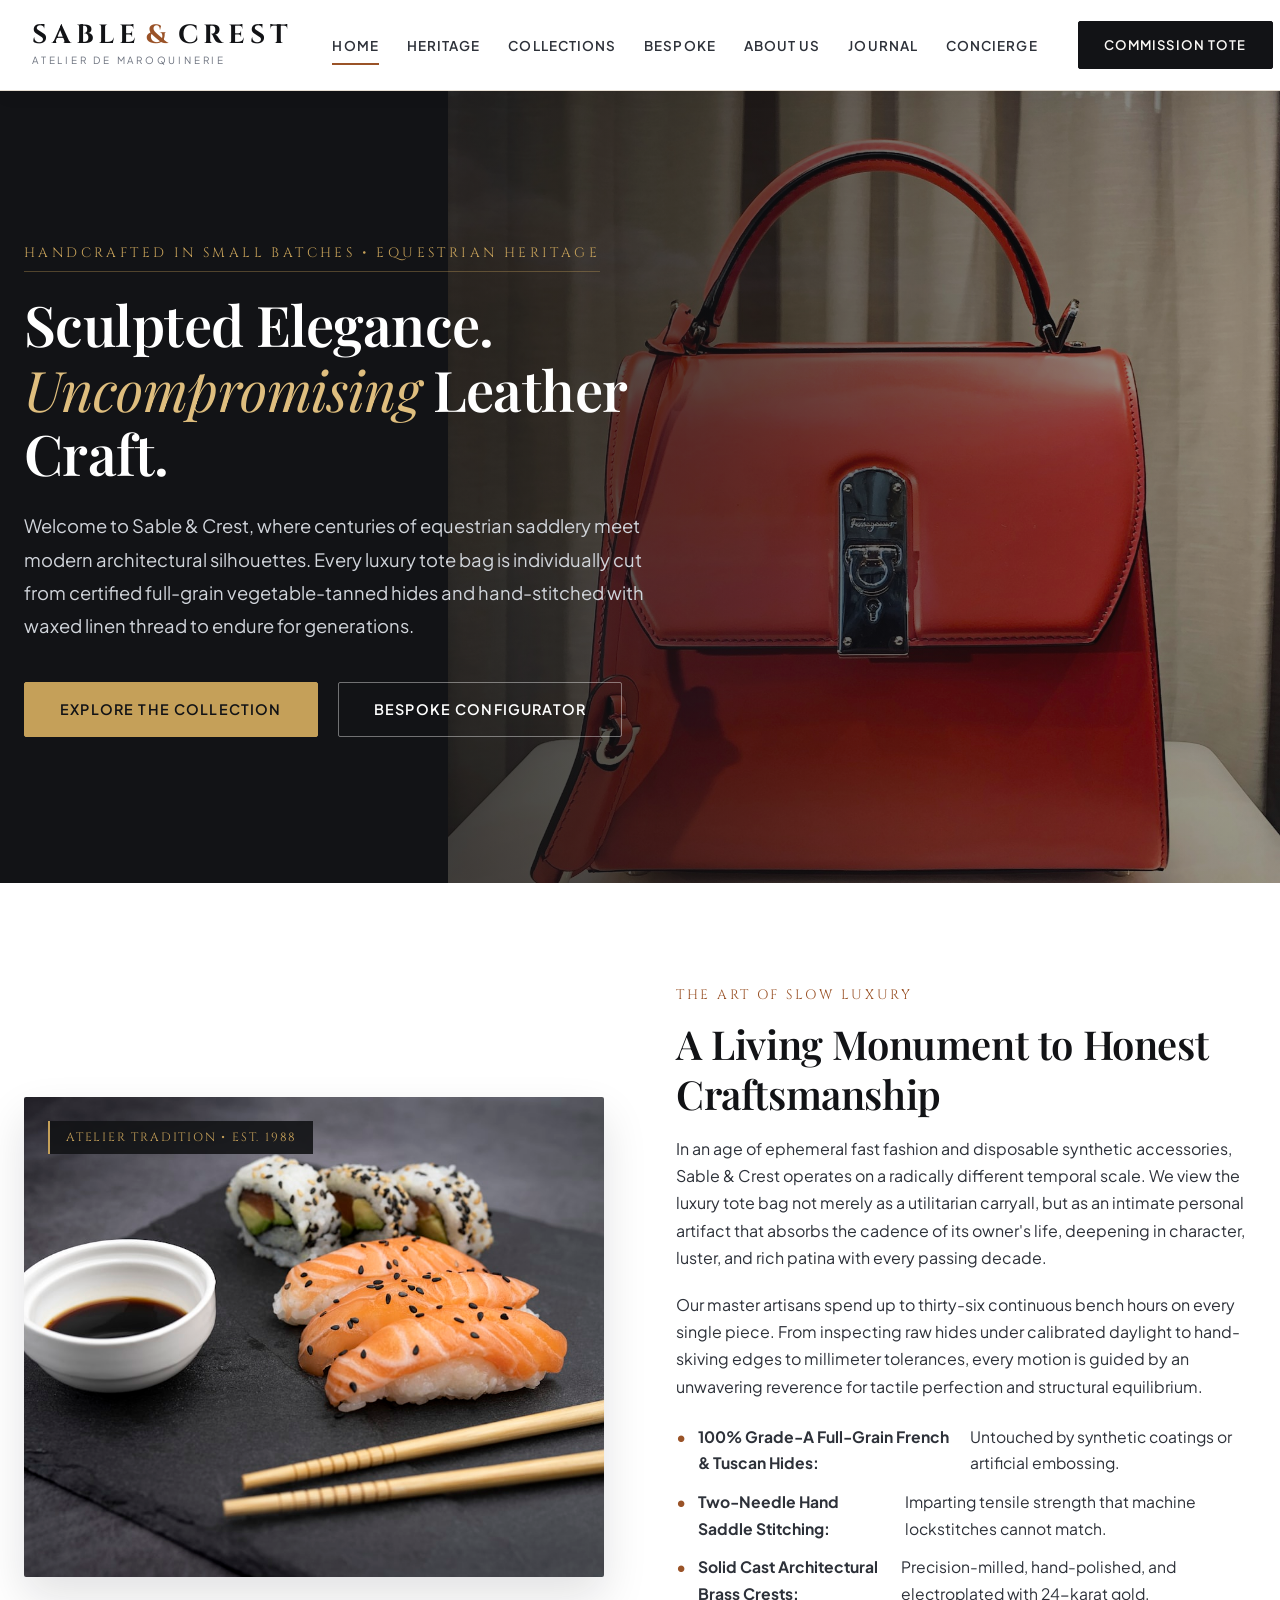
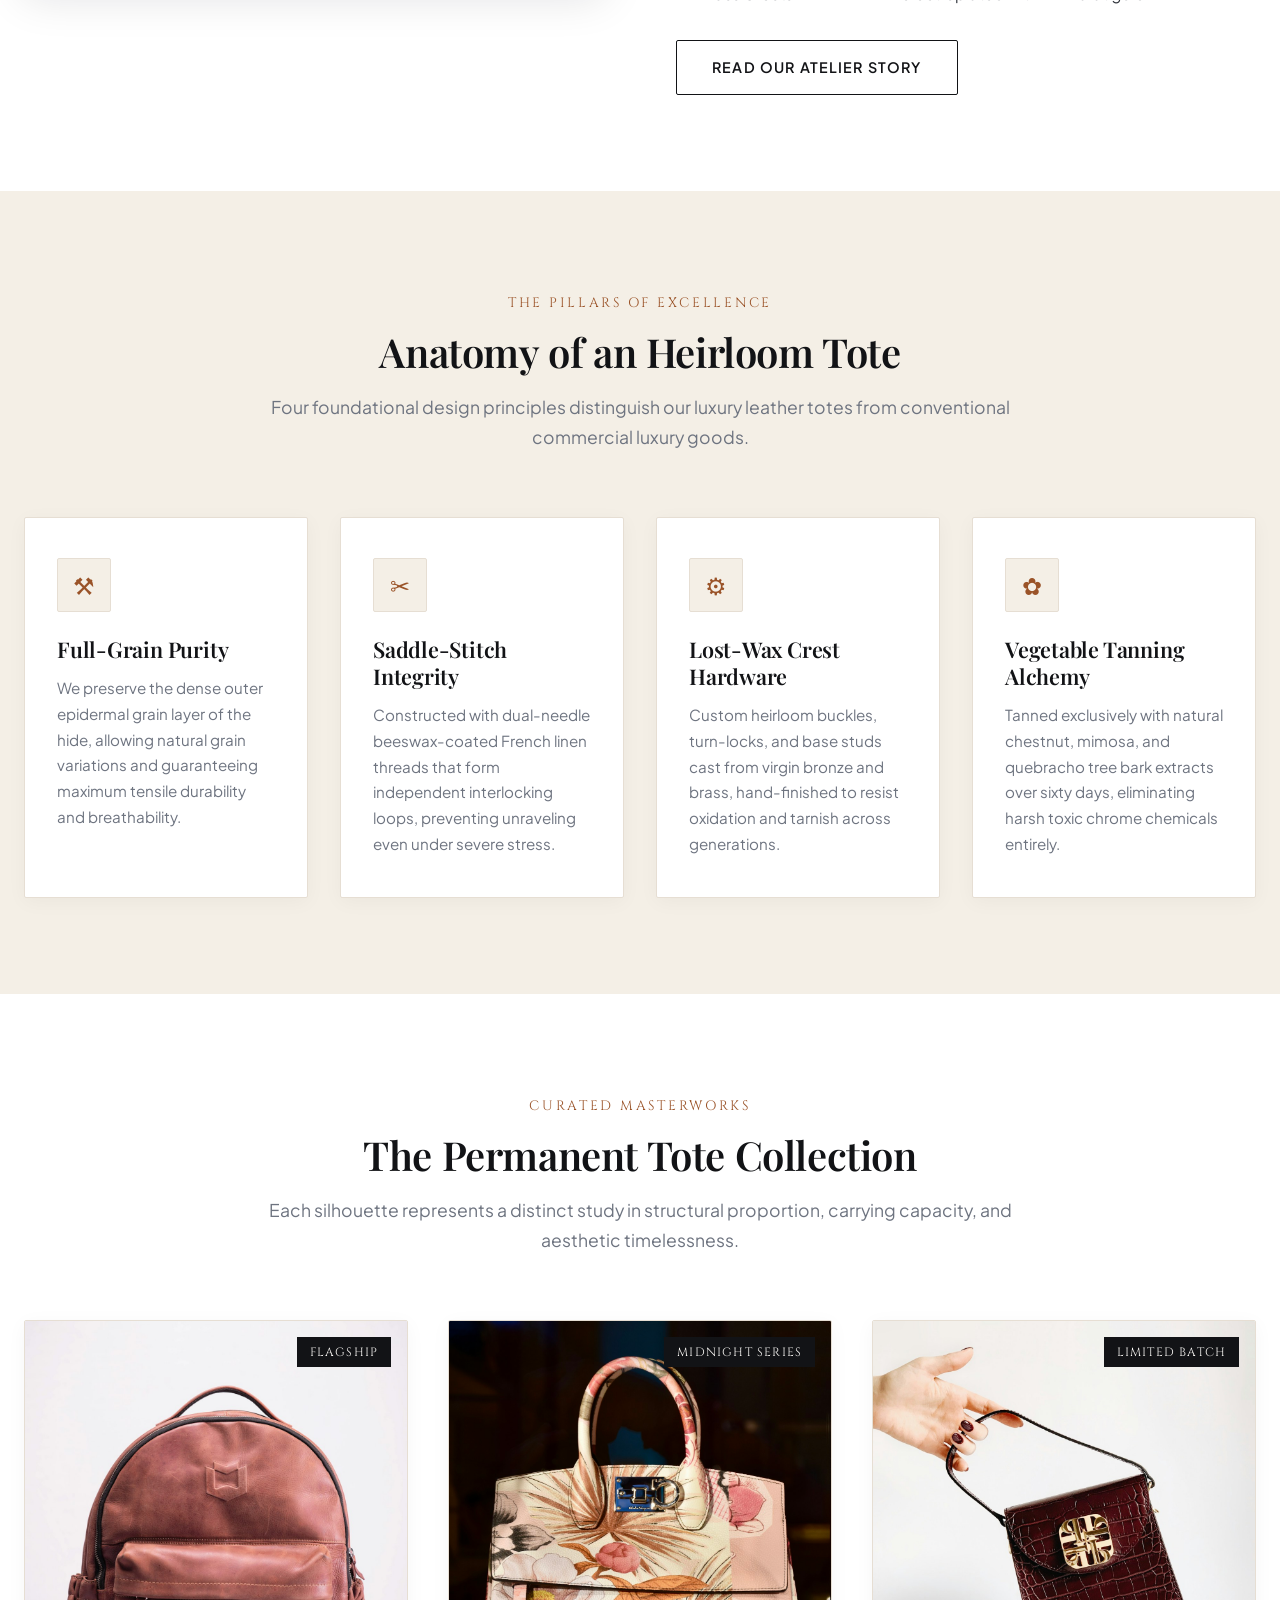
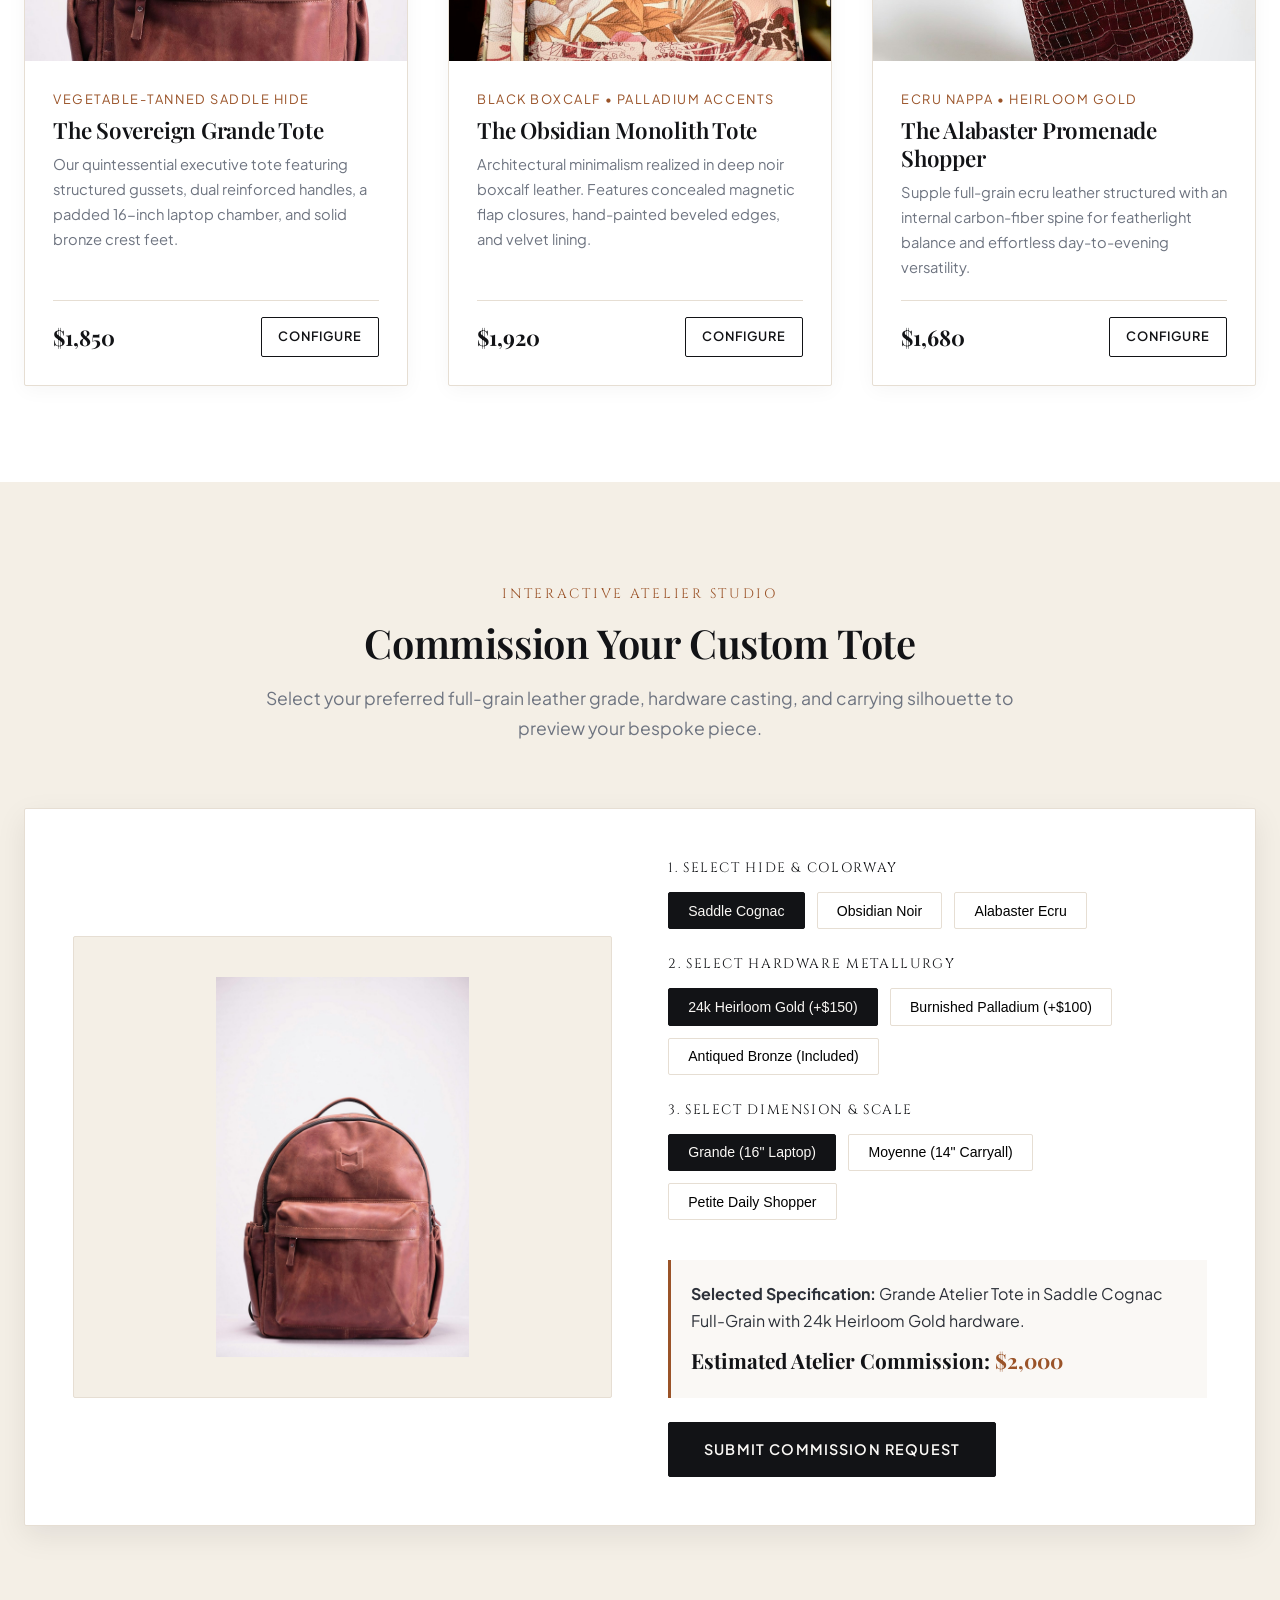
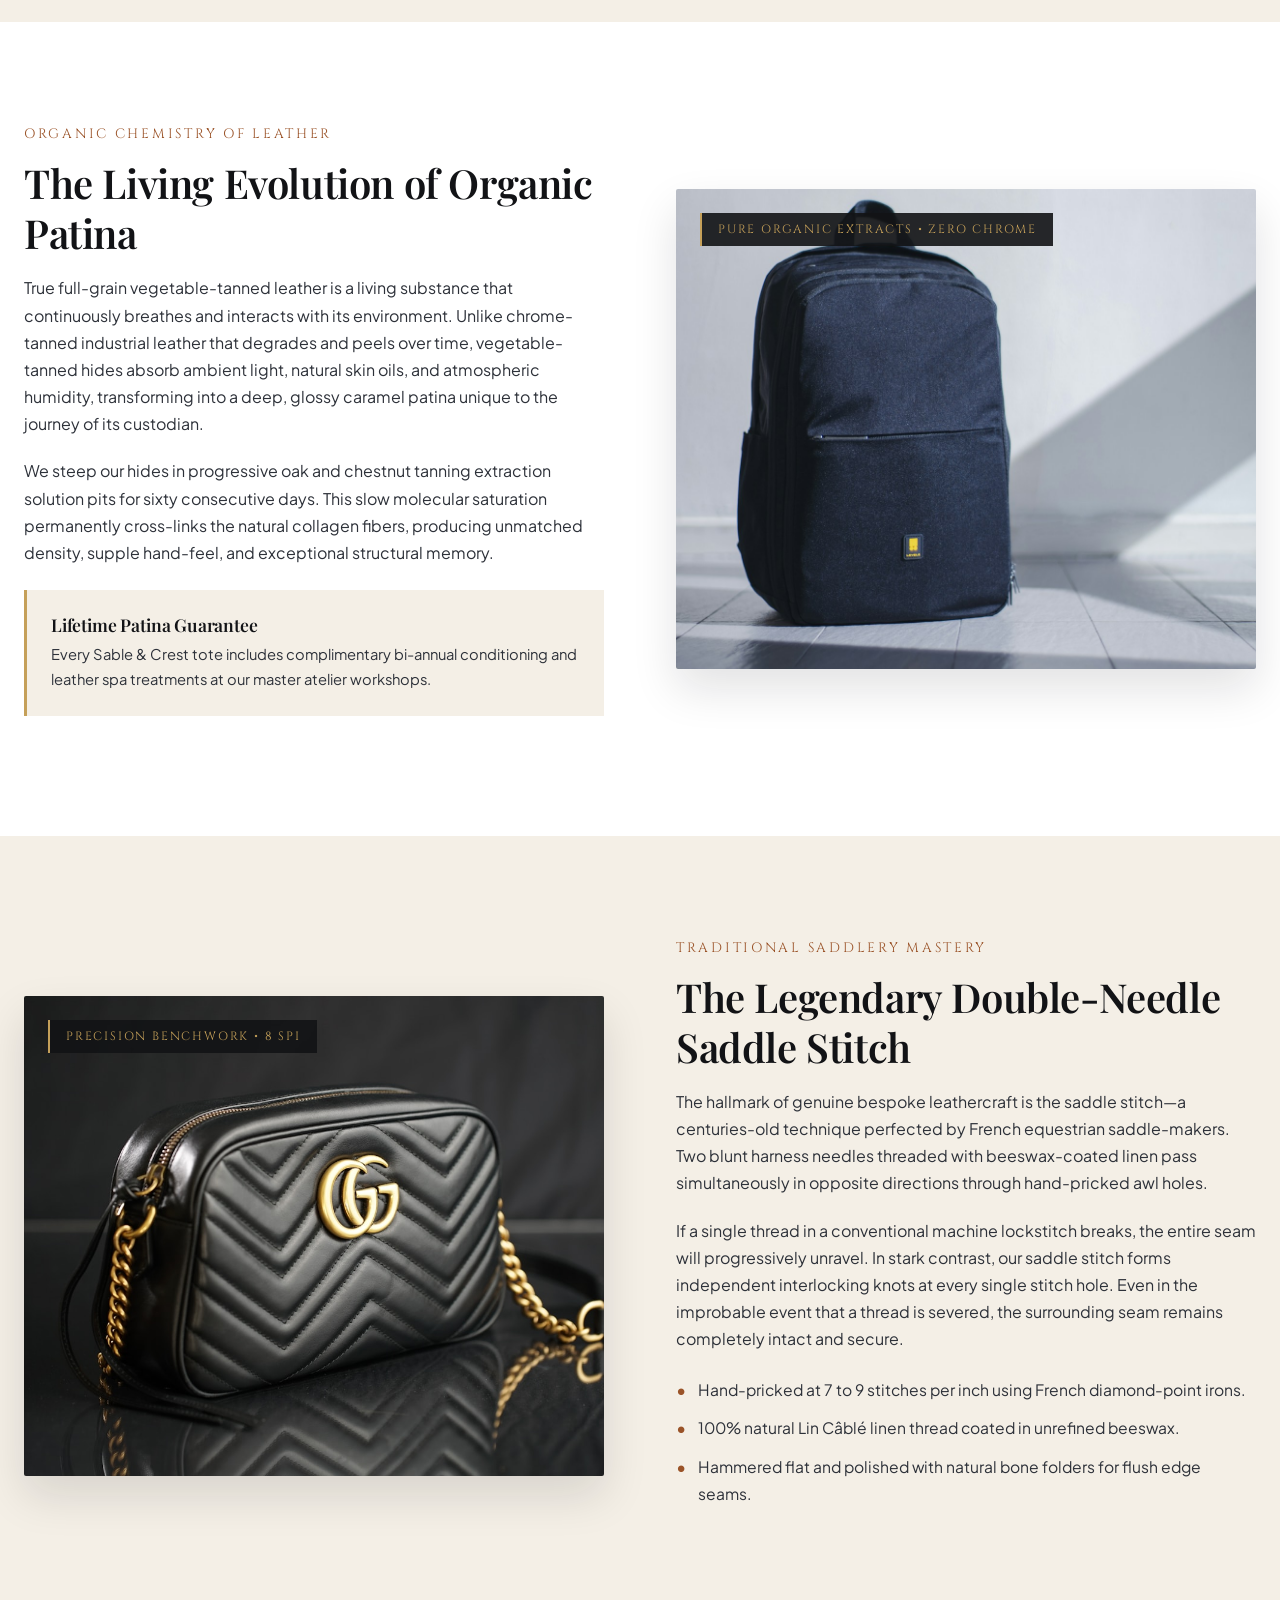
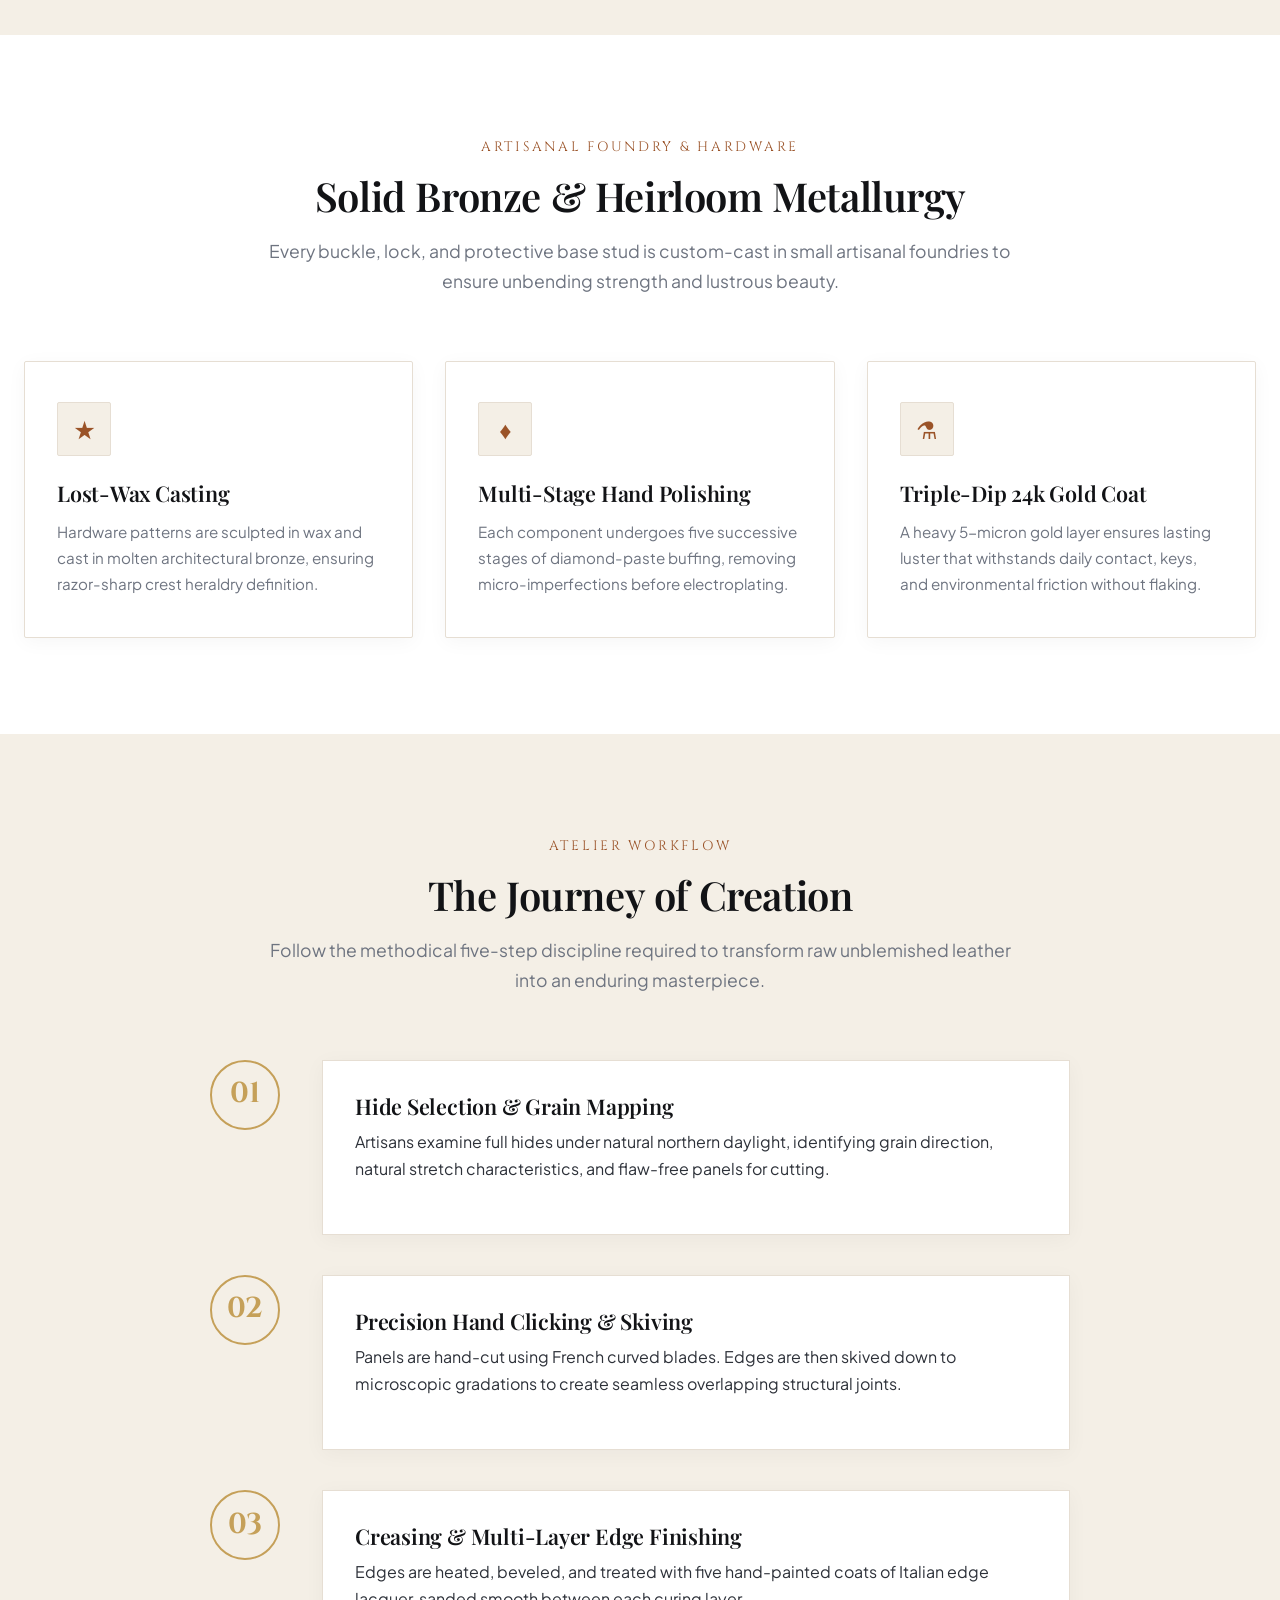
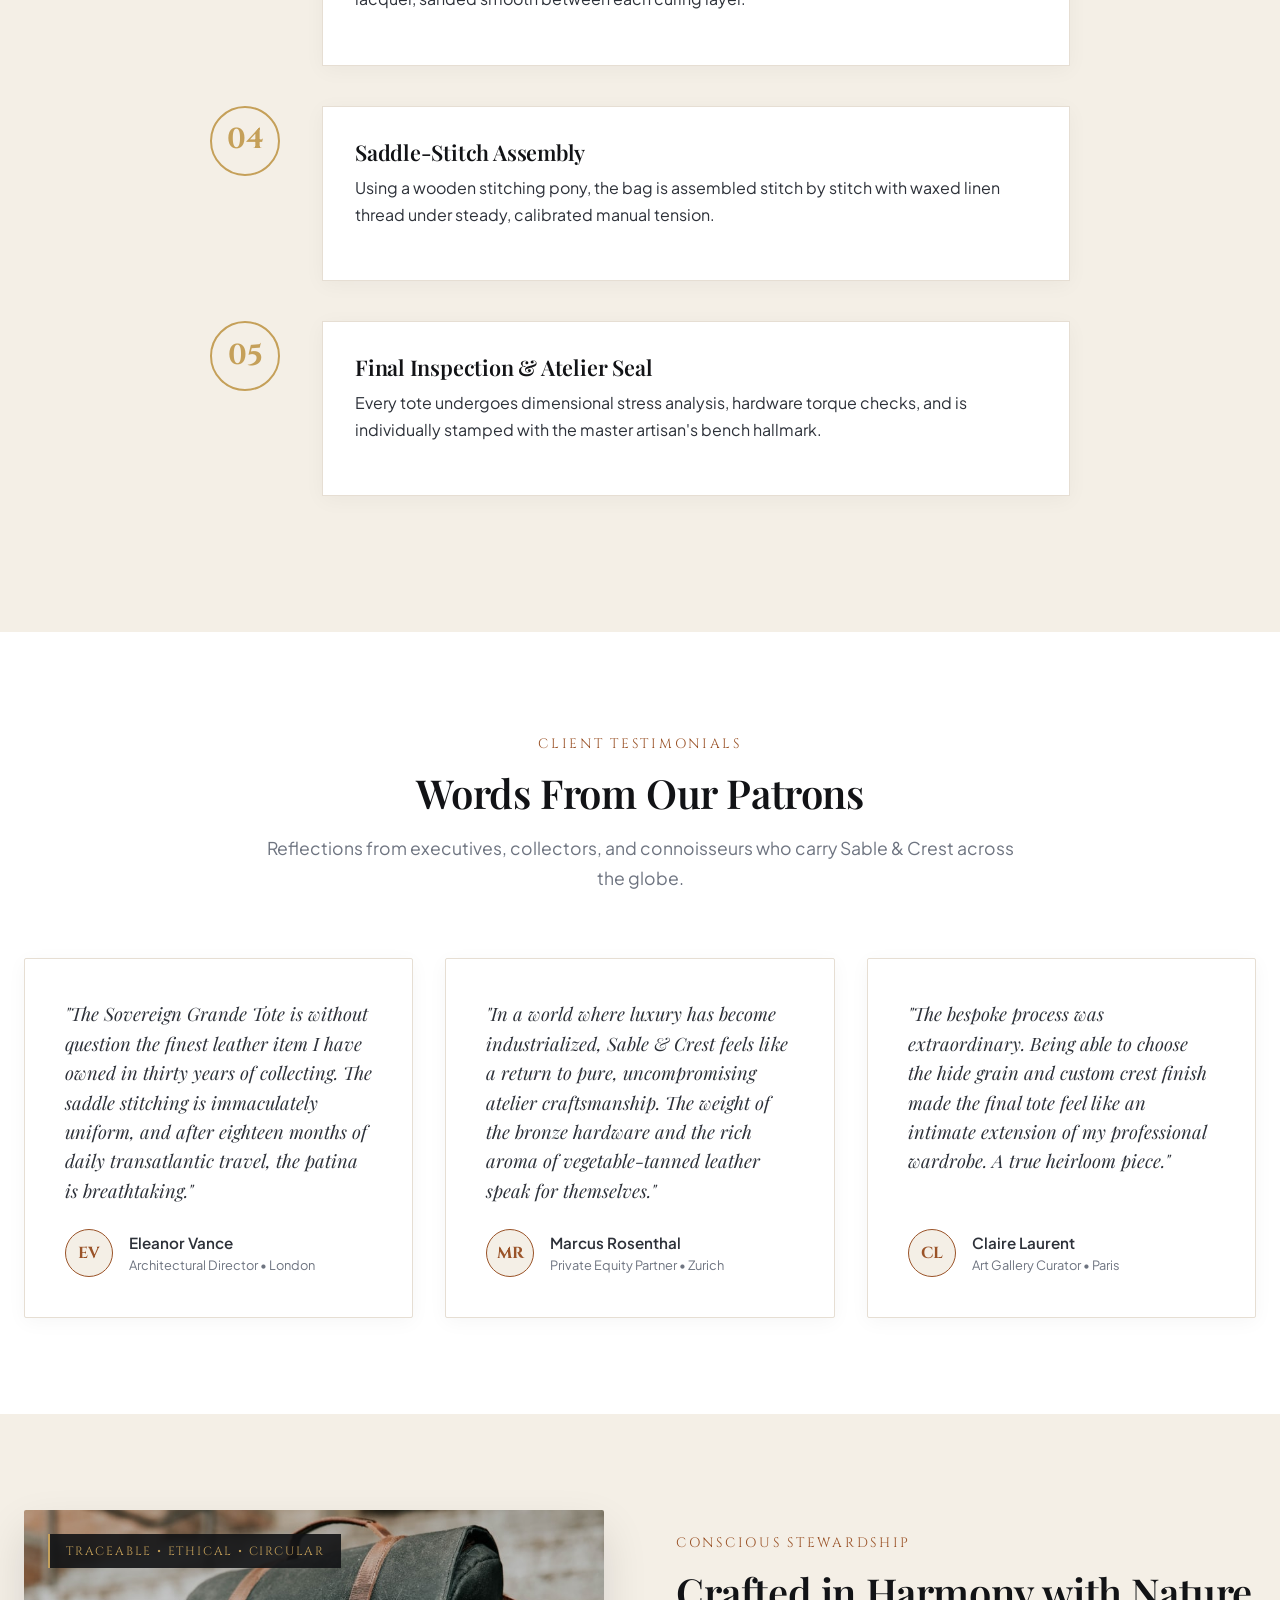
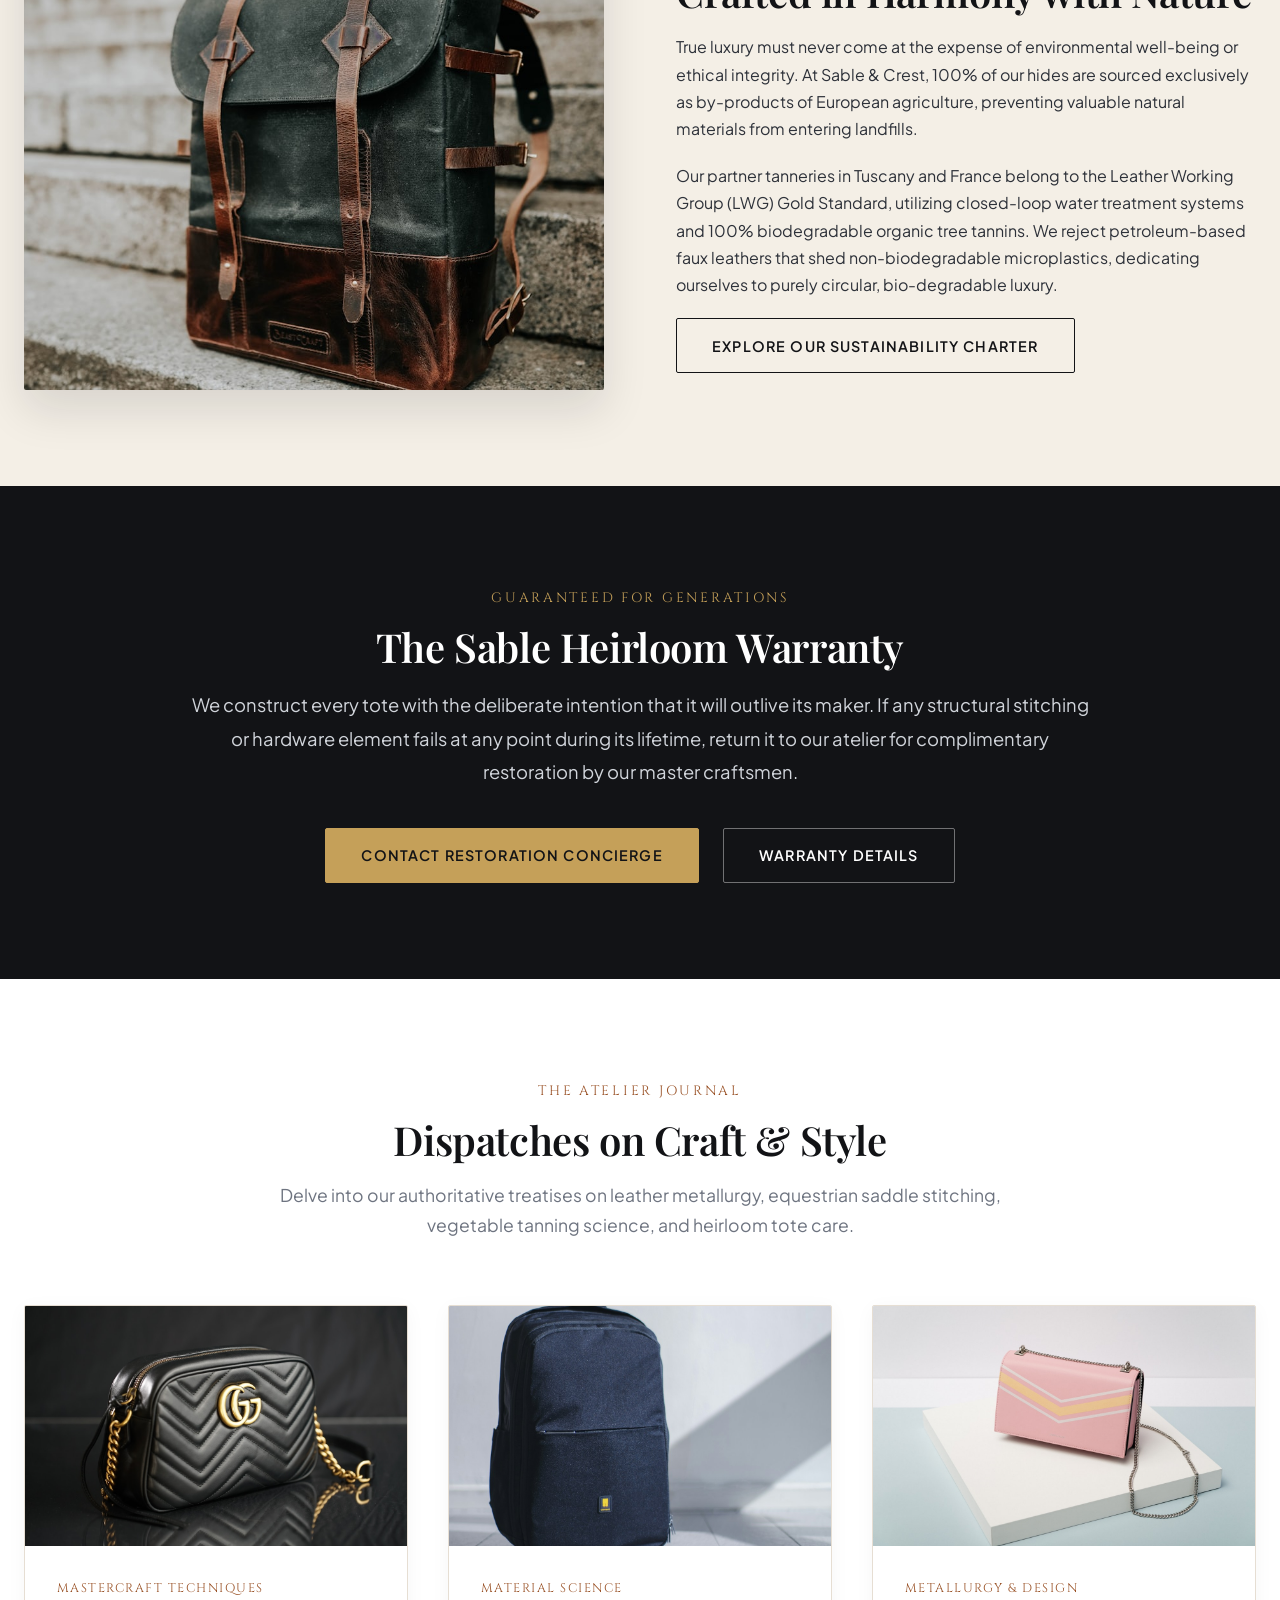
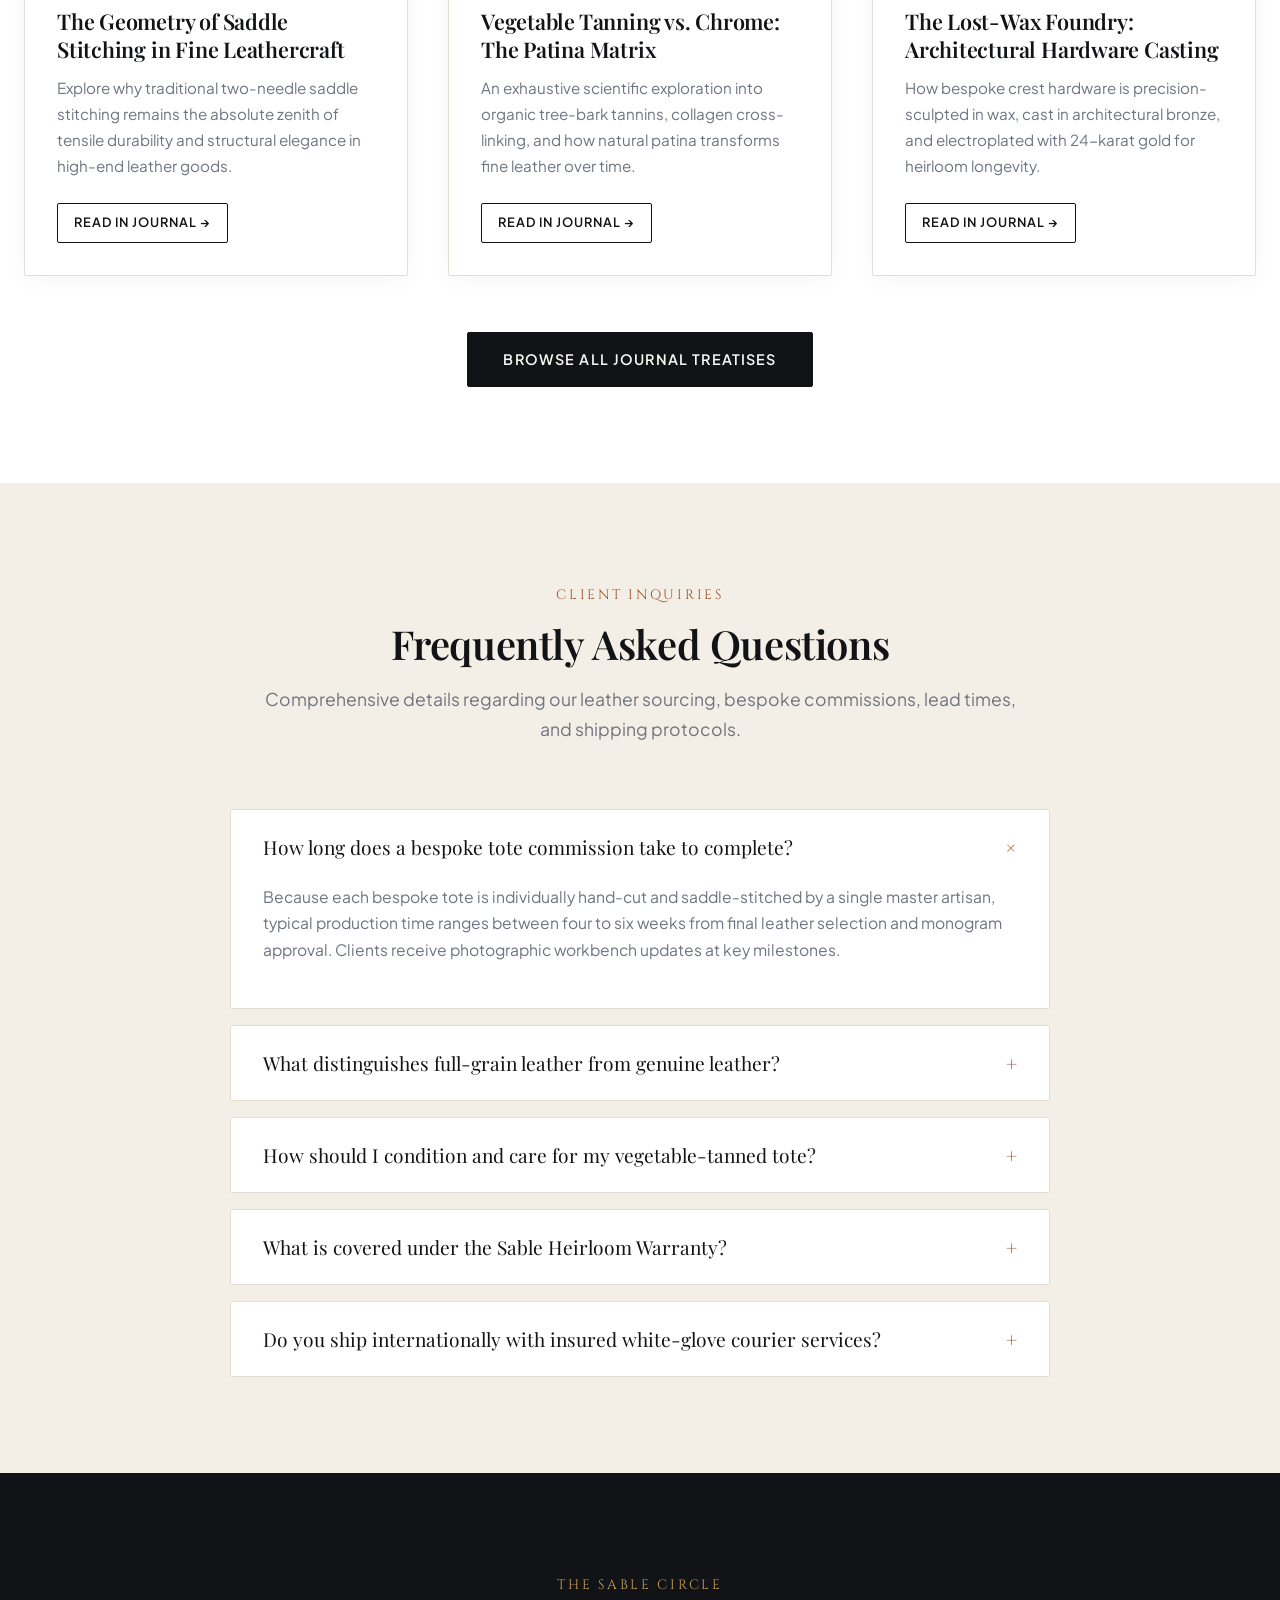
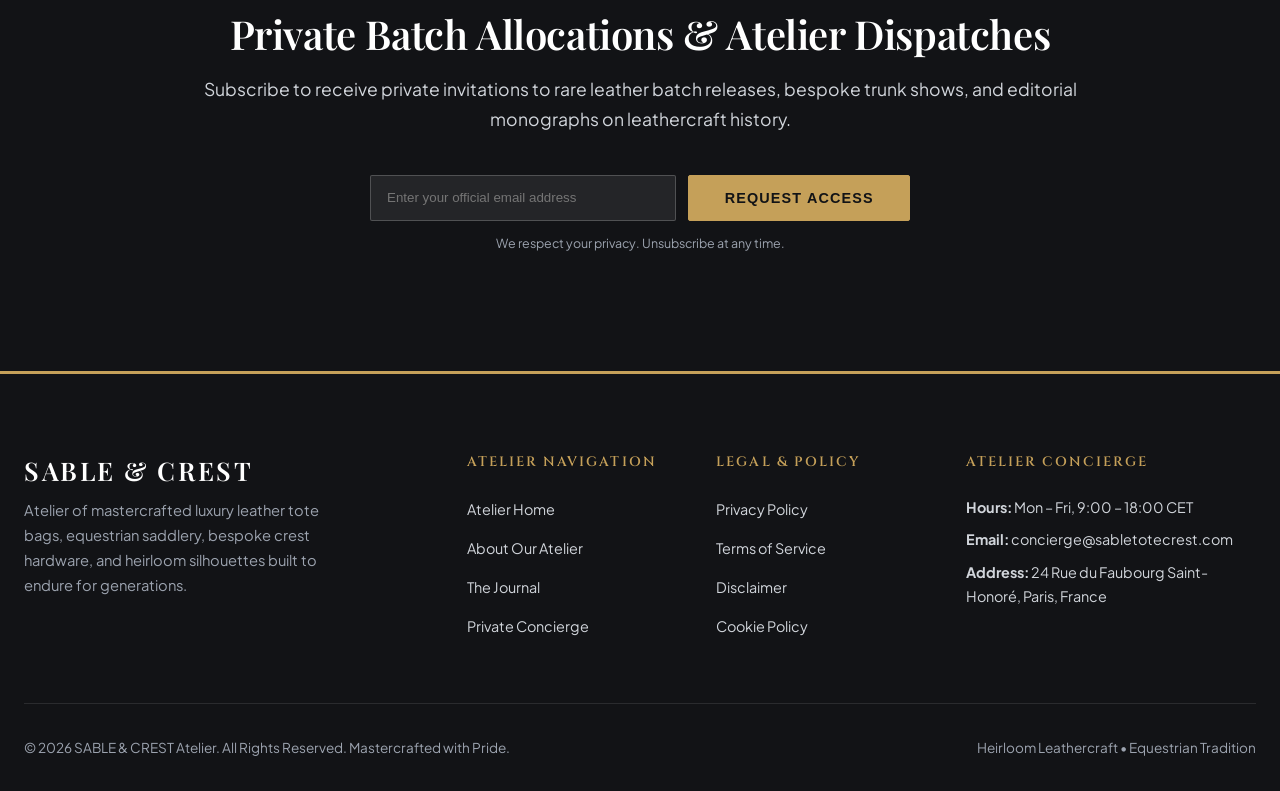
<file: index.html>
<!DOCTYPE html>
<html lang="en">
<head>
    <meta charset="UTF-8">
    <meta name="viewport" content="width=device-width, initial-scale=1.0">
    <title>SABLE &amp; CREST | Atelier of Mastercrafted Luxury Leather Totes</title>
    <meta name="description" content="Discover SABLE &amp; CREST, the premier luxury leather goods atelier specializing in handcrafted full-grain leather totes, equestrian saddle stitching, bespoke crest hardware, and heirloom silhouettes.">
    <link rel="preconnect" href="https://fonts.googleapis.com">
    <link rel="preconnect" href="https://fonts.gstatic.com" crossorigin>
    <link href="https://fonts.googleapis.com/css2?family=Cinzel:wght@500;600;700;800&family=Playfair+Display:ital,wght@0,400;0,600;0,700;1,400;1,600&family=Plus+Jakarta+Sans:wght@300;400;500;600;700&display=swap" rel="stylesheet">
    <link rel="stylesheet" href="css/style.css">
    
    <!-- Google Analytics -->
    <script async src="https://www.googletagmanager.com/gtag/js?id=G-0LY0HY7L01"></script>
    <script>
      window.dataLayer = window.dataLayer || [];
      function gtag(){dataLayer.push(arguments);}
      gtag('js', new Date());
      gtag('config', 'G-0LY0HY7L01');
    </script>
</head>
<body>

    <!-- Header Navigation -->
        <!-- Header Navigation -->
    <header class="site-header">
        <div class="nav-inner">
            <a href="index.html" class="brand-logo">
                <div class="brand-crest-mark">SABLE <span>&amp;</span> CREST</div>
                <div class="brand-subtext">ATELIER DE MAROQUINERIE</div>
            </a>
            
            <nav class="nav-menu">
                <ul class="nav-links">
                    <li><a href="index.html" class="nav-link active">Home</a></li>
                    <li><a href="#heritage" class="nav-link">Heritage</a></li>
                    <li><a href="#collections" class="nav-link">Collections</a></li>
                    <li><a href="#customizer" class="nav-link">Bespoke</a></li>
                    <li><a href="about.html" class="nav-link">About Us</a></li>
                    <li><a href="blog.html" class="nav-link">Journal</a></li>
                    <li><a href="contact.html" class="nav-link">Concierge</a></li>
                </ul>
            </nav>
            
            <div class="nav-actions">
                <a href="#customizer" class="btn btn-primary">Commission Tote</a>
            </div>
        </div>
    </header>

    <main id="main-content">
        <!-- 1. Hero Section -->
        <section class="hero-section">
            <div class="hero-bg-overlay"></div>
            <img src="images/sable-hero-luxury-leather-tote.jpg" alt="Mastercrafted Sable and Crest luxury full-grain leather tote bag" class="hero-bg-img">
            <div class="container">
                <div class="hero-content">
                    <div class="hero-tag">Handcrafted In Small Batches &bull; Equestrian Heritage</div>
                    <h1 class="hero-title">Sculpted Elegance. <span>Uncompromising</span> Leather Craft.</h1>
                    <p class="hero-desc">
                        Welcome to Sable &amp; Crest, where centuries of equestrian saddlery meet modern architectural silhouettes. Every luxury tote bag is individually cut from certified full-grain vegetable-tanned hides and hand-stitched with waxed linen thread to endure for generations.
                    </p>
                    <div class="hero-cta-group">
                        <a href="#collections" class="btn btn-gold">Explore The Collection</a>
                        <a href="#customizer" class="btn btn-outline-white">Bespoke Configurator</a>
                    </div>
                </div>
            </div>
        </section>

        <!-- 2. Heritage & Atelier Philosophy Section -->
        <section class="section-padding bg-white" id="heritage">
            <div class="container">
                <div class="showcase-split">
                    <div class="showcase-img-wrap">
                        <img src="images/sable-atelier-handcrafted-leather-detail.jpg" alt="Artisan hand-crafting leather edge beveling in atelier">
                        <div class="showcase-badge">Atelier Tradition &bull; Est. 1988</div>
                    </div>
                    <div class="showcase-content">
                        <span class="section-tagline">The Art of Slow Luxury</span>
                        <h2 class="section-title">A Living Monument to Honest Craftsmanship</h2>
                        <p>
                            In an age of ephemeral fast fashion and disposable synthetic accessories, Sable &amp; Crest operates on a radically different temporal scale. We view the luxury tote bag not merely as a utilitarian carryall, but as an intimate personal artifact that absorbs the cadence of its owner's life, deepening in character, luster, and rich patina with every passing decade.
                        </p>
                        <p>
                            Our master artisans spend up to thirty-six continuous bench hours on every single piece. From inspecting raw hides under calibrated daylight to hand-skiving edges to millimeter tolerances, every motion is guided by an unwavering reverence for tactile perfection and structural equilibrium.
                        </p>
                        <ul class="specs-list">
                            <li><span class="bullet">&bull;</span> <strong>100% Grade-A Full-Grain French &amp; Tuscan Hides:</strong> Untouched by synthetic coatings or artificial embossing.</li>
                            <li><span class="bullet">&bull;</span> <strong>Two-Needle Hand Saddle Stitching:</strong> Imparting tensile strength that machine lockstitches cannot match.</li>
                            <li><span class="bullet">&bull;</span> <strong>Solid Cast Architectural Brass Crests:</strong> Precision-milled, hand-polished, and electroplated with 24-karat gold.</li>
                        </ul>
                        <a href="about.html" class="btn btn-outline">Read Our Atelier Story</a>
                    </div>
                </div>
            </div>
        </section>

        <!-- 3. Quad-Tier Craftsmanship Pillars -->
        <section class="section-padding bg-ecru-warm" id="craftsmanship">
            <div class="container">
                <div class="section-header">
                    <span class="section-tagline">The Pillars of Excellence</span>
                    <h2 class="section-title">Anatomy of an Heirloom Tote</h2>
                    <p class="section-desc">Four foundational design principles distinguish our luxury leather totes from conventional commercial luxury goods.</p>
                </div>
                <div class="pillars-grid">
                    <div class="pillar-card">
                        <div class="pillar-icon">&#9874;</div>
                        <h3 class="pillar-title">Full-Grain Purity</h3>
                        <p class="pillar-desc">We preserve the dense outer epidermal grain layer of the hide, allowing natural grain variations and guaranteeing maximum tensile durability and breathability.</p>
                    </div>
                    <div class="pillar-card">
                        <div class="pillar-icon">&#9986;</div>
                        <h3 class="pillar-title">Saddle-Stitch Integrity</h3>
                        <p class="pillar-desc">Constructed with dual-needle beeswax-coated French linen threads that form independent interlocking loops, preventing unraveling even under severe stress.</p>
                    </div>
                    <div class="pillar-card">
                        <div class="pillar-icon">&#9881;</div>
                        <h3 class="pillar-title">Lost-Wax Crest Hardware</h3>
                        <p class="pillar-desc">Custom heirloom buckles, turn-locks, and base studs cast from virgin bronze and brass, hand-finished to resist oxidation and tarnish across generations.</p>
                    </div>
                    <div class="pillar-card">
                        <div class="pillar-icon">&#10047;</div>
                        <h3 class="pillar-title">Vegetable Tanning Alchemy</h3>
                        <p class="pillar-desc">Tanned exclusively with natural chestnut, mimosa, and quebracho tree bark extracts over sixty days, eliminating harsh toxic chrome chemicals entirely.</p>
                    </div>
                </div>
            </div>
        </section>

        <!-- 4. Signature Collections Grid -->
        <section class="section-padding bg-white" id="collections">
            <div class="container">
                <div class="section-header">
                    <span class="section-tagline">Curated Masterworks</span>
                    <h2 class="section-title">The Permanent Tote Collection</h2>
                    <p class="section-desc">Each silhouette represents a distinct study in structural proportion, carrying capacity, and aesthetic timelessness.</p>
                </div>
                
                <div class="collection-grid">
                    <!-- Product 1 -->
                    <div class="product-card">
                        <div class="product-media">
                            <img src="images/sable-cognac-grain-leather-tote-desk.jpg" alt="The Sovereign Atelier Tote in Cognac Brown">
                            <span class="product-tag">Flagship</span>
                        </div>
                        <div class="product-info">
                            <span class="product-meta">Vegetable-Tanned Saddle Hide</span>
                            <h3 class="product-title">The Sovereign Grande Tote</h3>
                            <p class="product-desc">Our quintessential executive tote featuring structured gussets, dual reinforced handles, a padded 16-inch laptop chamber, and solid bronze crest feet.</p>
                            <div class="product-bottom">
                                <span class="product-price">$1,850</span>
                                <a href="#customizer" class="btn btn-outline" style="padding: 0.5rem 1rem; font-size: 0.8rem;">Configure</a>
                            </div>
                        </div>
                    </div>

                    <!-- Product 2 -->
                    <div class="product-card">
                        <div class="product-media">
                            <img src="images/sable-structured-black-leather-carryall.jpg" alt="The Obsidian Crest Structured Carryall">
                            <span class="product-tag">Midnight Series</span>
                        </div>
                        <div class="product-info">
                            <span class="product-meta">Black Boxcalf &bull; Palladium Accents</span>
                            <h3 class="product-title">The Obsidian Monolith Tote</h3>
                            <p class="product-desc">Architectural minimalism realized in deep noir boxcalf leather. Features concealed magnetic flap closures, hand-painted beveled edges, and velvet lining.</p>
                            <div class="product-bottom">
                                <span class="product-price">$1,920</span>
                                <a href="#customizer" class="btn btn-outline" style="padding: 0.5rem 1rem; font-size: 0.8rem;">Configure</a>
                            </div>
                        </div>
                    </div>

                    <!-- Product 3 -->
                    <div class="product-card">
                        <div class="product-media">
                            <img src="images/sable-minimalist-ivory-leather-shopper.jpg" alt="The Alabaster Crest Shopper Tote">
                            <span class="product-tag">Limited Batch</span>
                        </div>
                        <div class="product-info">
                            <span class="product-meta">Ecru Nappa &bull; Heirloom Gold</span>
                            <h3 class="product-title">The Alabaster Promenade Shopper</h3>
                            <p class="product-desc">Supple full-grain ecru leather structured with an internal carbon-fiber spine for featherlight balance and effortless day-to-evening versatility.</p>
                            <div class="product-bottom">
                                <span class="product-price">$1,680</span>
                                <a href="#customizer" class="btn btn-outline" style="padding: 0.5rem 1rem; font-size: 0.8rem;">Configure</a>
                            </div>
                        </div>
                    </div>
                </div>
            </div>
        </section>

        <!-- 5. Bespoke Tote Configurator Section -->
        <section class="section-padding bg-ecru-warm" id="customizer">
            <div class="container">
                <div class="section-header">
                    <span class="section-tagline">Interactive Atelier Studio</span>
                    <h2 class="section-title">Commission Your Custom Tote</h2>
                    <p class="section-desc">Select your preferred full-grain leather grade, hardware casting, and carrying silhouette to preview your bespoke piece.</p>
                </div>
                
                <div class="configurator-wrapper">
                    <div class="configurator-grid">
                        <div class="config-preview-box">
                            <img id="config-preview-image" src="images/sable-cognac-grain-leather-tote-desk.jpg" alt="Custom Bespoke Tote Preview">
                        </div>
                        
                        <div class="config-specs-panel">
                            <div class="config-group">
                                <label>1. Select Hide &amp; Colorway</label>
                                <div class="config-options">
                                    <button type="button" class="config-btn active" data-config-leather="Saddle Cognac Full-Grain" data-img-src="images/sable-cognac-grain-leather-tote-desk.jpg">Saddle Cognac</button>
                                    <button type="button" class="config-btn" data-config-leather="Obsidian Boxcalf Noir" data-img-src="images/sable-structured-black-leather-carryall.jpg">Obsidian Noir</button>
                                    <button type="button" class="config-btn" data-config-leather="Alabaster Ecru Nappa" data-img-src="images/sable-minimalist-ivory-leather-shopper.jpg">Alabaster Ecru</button>
                                </div>
                            </div>

                            <div class="config-group">
                                <label>2. Select Hardware Metallurgy</label>
                                <div class="config-options">
                                    <button type="button" class="config-btn active" data-config-hardware="24k Heirloom Gold">24k Heirloom Gold (+$150)</button>
                                    <button type="button" class="config-btn" data-config-hardware="Burnished Palladium">Burnished Palladium (+$100)</button>
                                    <button type="button" class="config-btn" data-config-hardware="Antiqued Saddle Bronze">Antiqued Bronze (Included)</button>
                                </div>
                            </div>

                            <div class="config-group">
                                <label>3. Select Dimension &amp; Scale</label>
                                <div class="config-options">
                                    <button type="button" class="config-btn active" data-config-size="Grande Atelier Tote">Grande (16" Laptop)</button>
                                    <button type="button" class="config-btn" data-config-size="Moyenne Structured Tote">Moyenne (14" Carryall)</button>
                                    <button type="button" class="config-btn" data-config-size="Petite Shopper Tote">Petite Daily Shopper</button>
                                </div>
                            </div>

                            <div class="config-summary">
                                <div><strong>Selected Specification:</strong> <span id="summary-size">Grande Atelier Tote</span> in <span id="summary-leather">Saddle Cognac Full-Grain</span> with <span id="summary-hardware">24k Heirloom Gold</span> hardware.</div>
                                <div style="margin-top: 0.5rem; font-size: 1.3rem; font-family: var(--font-serif); font-weight: 700; color: var(--color-obsidian);">
                                    Estimated Atelier Commission: <span id="summary-price" class="text-cognac">$2,000</span>
                                </div>
                            </div>

                            <a href="contact.html" class="btn btn-primary" style="align-self: flex-start;">Submit Commission Request</a>
                        </div>
                    </div>
                </div>
            </div>
        </section>

        <!-- 6. Vegetable Tanning & Patina Science -->
        <section class="section-padding bg-white" id="patina">
            <div class="container">
                <div class="showcase-split">
                    <div class="showcase-content">
                        <span class="section-tagline">Organic Chemistry of Leather</span>
                        <h2 class="section-title">The Living Evolution of Organic Patina</h2>
                        <p>
                            True full-grain vegetable-tanned leather is a living substance that continuously breathes and interacts with its environment. Unlike chrome-tanned industrial leather that degrades and peels over time, vegetable-tanned hides absorb ambient light, natural skin oils, and atmospheric humidity, transforming into a deep, glossy caramel patina unique to the journey of its custodian.
                        </p>
                        <p>
                            We steep our hides in progressive oak and chestnut tanning extraction solution pits for sixty consecutive days. This slow molecular saturation permanently cross-links the natural collagen fibers, producing unmatched density, supple hand-feel, and exceptional structural memory.
                        </p>
                        <div style="background: var(--color-ecru-warm); padding: 1.5rem; border-left: 3px solid var(--color-saddle-gold); margin: 1.5rem 0;">
                            <h4 style="font-size: 1.1rem; margin-bottom: 0.35rem;">Lifetime Patina Guarantee</h4>
                            <p style="font-size: 0.92rem; margin: 0; color: var(--color-charcoal);">Every Sable &amp; Crest tote includes complimentary bi-annual conditioning and leather spa treatments at our master atelier workshops.</p>
                        </div>
                    </div>
                    <div class="showcase-img-wrap">
                        <img src="images/sable-equestrian-tanned-leather-hide.jpg" alt="Rich vegetable-tanned leather hides with warm golden patina">
                        <div class="showcase-badge">Pure Organic Extracts &bull; Zero Chrome</div>
                    </div>
                </div>
            </div>
        </section>

        <!-- 7. Equestrian Saddle-Stitching Workshop -->
        <section class="section-padding bg-ecru-warm">
            <div class="container">
                <div class="showcase-split" style="direction: rtl;">
                    <div class="showcase-content" style="direction: ltr;">
                        <span class="section-tagline">Traditional saddlery Mastery</span>
                        <h2 class="section-title">The Legendary Double-Needle Saddle Stitch</h2>
                        <p>
                            The hallmark of genuine bespoke leathercraft is the saddle stitch—a centuries-old technique perfected by French equestrian saddle-makers. Two blunt harness needles threaded with beeswax-coated linen pass simultaneously in opposite directions through hand-pricked awl holes.
                        </p>
                        <p>
                            If a single thread in a conventional machine lockstitch breaks, the entire seam will progressively unravel. In stark contrast, our saddle stitch forms independent interlocking knots at every single stitch hole. Even in the improbable event that a thread is severed, the surrounding seam remains completely intact and secure.
                        </p>
                        <ul class="specs-list">
                            <li><span class="bullet">&bull;</span> Hand-pricked at 7 to 9 stitches per inch using French diamond-point irons.</li>
                            <li><span class="bullet">&bull;</span> 100% natural Lin Câblé linen thread coated in unrefined beeswax.</li>
                            <li><span class="bullet">&bull;</span> Hammered flat and polished with natural bone folders for flush edge seams.</li>
                        </ul>
                    </div>
                    <div class="showcase-img-wrap" style="direction: ltr;">
                        <img src="images/sable-artisanal-saddle-stitching-craft.jpg" alt="Artisan hands performing saddle stitch with needles and awl">
                        <div class="showcase-badge">Precision Benchwork &bull; 8 SPI</div>
                    </div>
                </div>
            </div>
        </section>

        <!-- 8. Crest Metallurgy & Hardware Casting -->
        <section class="section-padding bg-white">
            <div class="container">
                <div class="section-header">
                    <span class="section-tagline">Artisanal Foundry &amp; Hardware</span>
                    <h2 class="section-title">Solid Bronze &amp; Heirloom Metallurgy</h2>
                    <p class="section-desc">Every buckle, lock, and protective base stud is custom-cast in small artisanal foundries to ensure unbending strength and lustrous beauty.</p>
                </div>
                <div class="pillars-grid">
                    <div class="pillar-card">
                        <div class="pillar-icon">&#9733;</div>
                        <h3 class="pillar-title">Lost-Wax Casting</h3>
                        <p class="pillar-desc">Hardware patterns are sculpted in wax and cast in molten architectural bronze, ensuring razor-sharp crest heraldry definition.</p>
                    </div>
                    <div class="pillar-card">
                        <div class="pillar-icon">&#9830;</div>
                        <h3 class="pillar-title">Multi-Stage Hand Polishing</h3>
                        <p class="pillar-desc">Each component undergoes five successive stages of diamond-paste buffing, removing micro-imperfections before electroplating.</p>
                    </div>
                    <div class="pillar-card">
                        <div class="pillar-icon">&#9879;</div>
                        <h3 class="pillar-title">Triple-Dip 24k Gold Coat</h3>
                        <p class="pillar-desc">A heavy 5-micron gold layer ensures lasting luster that withstands daily contact, keys, and environmental friction without flaking.</p>
                    </div>
                </div>
            </div>
        </section>

        <!-- 9. Master Artisan 5-Step Process Timeline -->
        <section class="section-padding bg-ecru-warm">
            <div class="container">
                <div class="section-header">
                    <span class="section-tagline">Atelier Workflow</span>
                    <h2 class="section-title">The Journey of Creation</h2>
                    <p class="section-desc">Follow the methodical five-step discipline required to transform raw unblemished leather into an enduring masterpiece.</p>
                </div>

                <div class="timeline-track">
                    <div class="timeline-step">
                        <div class="timeline-step-num">01</div>
                        <div class="timeline-step-content">
                            <h3 class="timeline-step-title">Hide Selection &amp; Grain Mapping</h3>
                            <p>Artisans examine full hides under natural northern daylight, identifying grain direction, natural stretch characteristics, and flaw-free panels for cutting.</p>
                        </div>
                    </div>

                    <div class="timeline-step">
                        <div class="timeline-step-num">02</div>
                        <div class="timeline-step-content">
                            <h3 class="timeline-step-title">Precision Hand Clicking &amp; Skiving</h3>
                            <p>Panels are hand-cut using French curved blades. Edges are then skived down to microscopic gradations to create seamless overlapping structural joints.</p>
                        </div>
                    </div>

                    <div class="timeline-step">
                        <div class="timeline-step-num">03</div>
                        <div class="timeline-step-content">
                            <h3 class="timeline-step-title">Creasing &amp; Multi-Layer Edge Finishing</h3>
                            <p>Edges are heated, beveled, and treated with five hand-painted coats of Italian edge lacquer, sanded smooth between each curing layer.</p>
                        </div>
                    </div>

                    <div class="timeline-step">
                        <div class="timeline-step-num">04</div>
                        <div class="timeline-step-content">
                            <h3 class="timeline-step-title">Saddle-Stitch Assembly</h3>
                            <p>Using a wooden stitching pony, the bag is assembled stitch by stitch with waxed linen thread under steady, calibrated manual tension.</p>
                        </div>
                    </div>

                    <div class="timeline-step">
                        <div class="timeline-step-num">05</div>
                        <div class="timeline-step-content">
                            <h3 class="timeline-step-title">Final Inspection &amp; Atelier Seal</h3>
                            <p>Every tote undergoes dimensional stress analysis, hardware torque checks, and is individually stamped with the master artisan's bench hallmark.</p>
                        </div>
                    </div>
                </div>
            </div>
        </section>

        <!-- 10. Collector & Connoisseur Testimonials -->
        <section class="section-padding bg-white">
            <div class="container">
                <div class="section-header">
                    <span class="section-tagline">Client Testimonials</span>
                    <h2 class="section-title">Words From Our Patrons</h2>
                    <p class="section-desc">Reflections from executives, collectors, and connoisseurs who carry Sable &amp; Crest across the globe.</p>
                </div>

                <div class="testimonial-grid">
                    <div class="testimonial-card">
                        <p class="testimonial-quote">"The Sovereign Grande Tote is without question the finest leather item I have owned in thirty years of collecting. The saddle stitching is immaculately uniform, and after eighteen months of daily transatlantic travel, the patina is breathtaking."</p>
                        <div class="client-meta">
                            <div class="client-avatar">EV</div>
                            <div>
                                <div class="client-name">Eleanor Vance</div>
                                <div class="client-role">Architectural Director &bull; London</div>
                            </div>
                        </div>
                    </div>

                    <div class="testimonial-card">
                        <p class="testimonial-quote">"In a world where luxury has become industrialized, Sable &amp; Crest feels like a return to pure, uncompromising atelier craftsmanship. The weight of the bronze hardware and the rich aroma of vegetable-tanned leather speak for themselves."</p>
                        <div class="client-meta">
                            <div class="client-avatar">MR</div>
                            <div>
                                <div class="client-name">Marcus Rosenthal</div>
                                <div class="client-role">Private Equity Partner &bull; Zurich</div>
                            </div>
                        </div>
                    </div>

                    <div class="testimonial-card">
                        <p class="testimonial-quote">"The bespoke process was extraordinary. Being able to choose the hide grain and custom crest finish made the final tote feel like an intimate extension of my professional wardrobe. A true heirloom piece."</p>
                        <div class="client-meta">
                            <div class="client-avatar">CL</div>
                            <div>
                                <div class="client-name">Claire Laurent</div>
                                <div class="client-role">Art Gallery Curator &bull; Paris</div>
                            </div>
                        </div>
                    </div>
                </div>
            </div>
        </section>

        <!-- 11. Sustainability & Ethical Sourcing Manifesto -->
        <section class="section-padding bg-ecru-warm">
            <div class="container">
                <div class="showcase-split">
                    <div class="showcase-img-wrap">
                        <img src="images/sable-luxury-boutique-display-shelf.jpg" alt="Eco-conscious atelier displaying artisanal leather totes">
                        <div class="showcase-badge">Traceable &bull; Ethical &bull; Circular</div>
                    </div>
                    <div class="showcase-content">
                        <span class="section-tagline">Conscious Stewardship</span>
                        <h2 class="section-title">Crafted in Harmony with Nature</h2>
                        <p>
                            True luxury must never come at the expense of environmental well-being or ethical integrity. At Sable &amp; Crest, 100% of our hides are sourced exclusively as by-products of European agriculture, preventing valuable natural materials from entering landfills.
                        </p>
                        <p>
                            Our partner tanneries in Tuscany and France belong to the Leather Working Group (LWG) Gold Standard, utilizing closed-loop water treatment systems and 100% biodegradable organic tree tannins. We reject petroleum-based faux leathers that shed non-biodegradable microplastics, dedicating ourselves to purely circular, bio-degradable luxury.
                        </p>
                        <a href="about.html" class="btn btn-outline">Explore Our Sustainability Charter</a>
                    </div>
                </div>
            </div>
        </section>

        <!-- 12. Lifetime Care & Restoration Concierge -->
        <section class="section-padding bg-obsidian text-center" style="color: var(--color-ecru);">
            <div class="container-narrow">
                <span class="section-tagline" style="color: var(--color-saddle-gold);">Guaranteed for Generations</span>
                <h2 class="section-title" style="color: #ffffff;">The Sable Heirloom Warranty</h2>
                <p style="font-size: 1.15rem; color: #d1d5db; margin-bottom: 2.5rem; line-height: 1.8;">
                    We construct every tote with the deliberate intention that it will outlive its maker. If any structural stitching or hardware element fails at any point during its lifetime, return it to our atelier for complimentary restoration by our master craftsmen.
                </p>
                <div style="display: flex; justify-content: center; gap: 1.5rem; flex-wrap: wrap;">
                    <a href="contact.html" class="btn btn-gold">Contact Restoration Concierge</a>
                    <a href="about.html" class="btn btn-outline-white">Warranty Details</a>
                </div>
            </div>
        </section>

        <!-- 13. Journal / Editorial Insights (Links to blog.html) -->
        <section class="section-padding bg-white">
            <div class="container">
                <div class="section-header">
                    <span class="section-tagline">The Atelier Journal</span>
                    <h2 class="section-title">Dispatches on Craft &amp; Style</h2>
                    <p class="section-desc">Delve into our authoritative treatises on leather metallurgy, equestrian saddle stitching, vegetable tanning science, and heirloom tote care.</p>
                </div>

                <div class="blog-grid">
                    <div class="blog-card">
                        <div class="blog-thumb">
                            <img src="images/sable-artisanal-saddle-stitching-craft.jpg" alt="Artisan hand saddle stitching a leather tote">
                        </div>
                        <div class="blog-body">
                            <span class="blog-tag">Mastercraft Techniques</span>
                            <h3 class="blog-title">The Geometry of Saddle Stitching in Fine Leathercraft</h3>
                            <p class="blog-excerpt">Explore why traditional two-needle saddle stitching remains the absolute zenith of tensile durability and structural elegance in high-end leather goods.</p>
                            <a href="blog.html" class="btn btn-outline" style="align-self: flex-start; padding: 0.5rem 1rem; font-size: 0.8rem;">Read in Journal &rarr;</a>
                        </div>
                    </div>

                    <div class="blog-card">
                        <div class="blog-thumb">
                            <img src="images/sable-equestrian-tanned-leather-hide.jpg" alt="Vegetable-tanned leather patina development">
                        </div>
                        <div class="blog-body">
                            <span class="blog-tag">Material Science</span>
                            <h3 class="blog-title">Vegetable Tanning vs. Chrome: The Patina Matrix</h3>
                            <p class="blog-excerpt">An exhaustive scientific exploration into organic tree-bark tannins, collagen cross-linking, and how natural patina transforms fine leather over time.</p>
                            <a href="blog.html" class="btn btn-outline" style="align-self: flex-start; padding: 0.5rem 1rem; font-size: 0.8rem;">Read in Journal &rarr;</a>
                        </div>
                    </div>

                    <div class="blog-card">
                        <div class="blog-thumb">
                            <img src="images/sable-bespoke-gold-crest-hardware-buckle.jpg" alt="Solid bronze and 24k gold tote hardware casting">
                        </div>
                        <div class="blog-body">
                            <span class="blog-tag">Metallurgy &amp; Design</span>
                            <h3 class="blog-title">The Lost-Wax Foundry: Architectural Hardware Casting</h3>
                            <p class="blog-excerpt">How bespoke crest hardware is precision-sculpted in wax, cast in architectural bronze, and electroplated with 24-karat gold for heirloom longevity.</p>
                            <a href="blog.html" class="btn btn-outline" style="align-self: flex-start; padding: 0.5rem 1rem; font-size: 0.8rem;">Read in Journal &rarr;</a>
                        </div>
                    </div>
                </div>

                <div class="text-center" style="margin-top: 3.5rem;">
                    <a href="blog.html" class="btn btn-primary">Browse All Journal Treatises</a>
                </div>
            </div>
        </section>

        <!-- 14. Frequently Asked Questions Accordion -->
        <section class="section-padding bg-ecru-warm" id="faq">
            <div class="container">
                <div class="section-header">
                    <span class="section-tagline">Client Inquiries</span>
                    <h2 class="section-title">Frequently Asked Questions</h2>
                    <p class="section-desc">Comprehensive details regarding our leather sourcing, bespoke commissions, lead times, and shipping protocols.</p>
                </div>

                <div class="faq-accordion">
                    <div class="faq-item">
                        <button class="faq-header" type="button">
                            <span>How long does a bespoke tote commission take to complete?</span>
                            <span class="faq-icon">+</span>
                        </button>
                        <div class="faq-body">
                            <p>Because each bespoke tote is individually hand-cut and saddle-stitched by a single master artisan, typical production time ranges between four to six weeks from final leather selection and monogram approval. Clients receive photographic workbench updates at key milestones.</p>
                        </div>
                    </div>

                    <div class="faq-item">
                        <button class="faq-header" type="button">
                            <span>What distinguishes full-grain leather from genuine leather?</span>
                            <span class="faq-icon">+</span>
                        </button>
                        <div class="faq-body">
                            <p>"Genuine leather" is an industrial marketing term frequently used for lower-tier split leather with artificial plastic coatings. In contrast, "Full-grain leather" represents the uppermost epidermal layer of the hide, retaining natural grain density, water resistance, and the ability to develop a glorious golden patina.</p>
                        </div>
                    </div>

                    <div class="faq-item">
                        <button class="faq-header" type="button">
                            <span>How should I condition and care for my vegetable-tanned tote?</span>
                            <span class="faq-icon">+</span>
                        </button>
                        <div class="faq-body">
                            <p>We recommend applying a light coat of pure beeswax and organic jojoba oil balm twice annually. Avoid exposure to extreme direct heat and synthetic solvent sprays. In the event of rain exposure, gently wipe with a dry cotton cloth and allow to air-dry away from radiators.</p>
                        </div>
                    </div>

                    <div class="faq-item">
                        <button class="faq-header" type="button">
                            <span>What is covered under the Sable Heirloom Warranty?</span>
                            <span class="faq-icon">+</span>
                        </button>
                        <div class="faq-body">
                            <p>Our lifetime warranty covers all structural craftsmanship defects, including seam stitching, edge lacquer bonding, handle reinforcement rivets, and bronze hardware mechanisms. We will repair or restore your piece at zero labor charge for the entire lifetime of the product.</p>
                        </div>
                    </div>

                    <div class="faq-item">
                        <button class="faq-header" type="button">
                            <span>Do you ship internationally with insured white-glove courier services?</span>
                            <span class="faq-icon">+</span>
                        </button>
                        <div class="faq-body">
                            <p>Yes. We ship worldwide via express fully-insured courier partners. Every tote is packed in a signature cedarwood box, encased in a tailored breathable organic cotton dust cover, and accompanied by a numbered certificate of origin.</p>
                        </div>
                    </div>
                </div>
            </div>
        </section>

        <!-- 15. Newsletter & Atelier Concierge Section -->
        <section class="section-padding bg-obsidian" style="color: var(--color-ecru);">
            <div class="container-narrow text-center">
                <span class="section-tagline" style="color: var(--color-saddle-gold);">The Sable Circle</span>
                <h2 class="section-title" style="color: #ffffff;">Private Batch Allocations &amp; Atelier Dispatches</h2>
                <p style="font-size: 1.1rem; color: #d1d5db; margin-bottom: 2.5rem;">
                    Subscribe to receive private invitations to rare leather batch releases, bespoke trunk shows, and editorial monographs on leathercraft history.
                </p>
                
                <form class="footer-newsletter" style="max-width: 540px; margin: 0 auto;">
                    <div style="display: flex; gap: 0.75rem; flex-wrap: wrap;">
                        <input type="email" placeholder="Enter your official email address" required style="flex: 1; min-width: 260px; margin: 0;">
                        <button type="submit" class="btn btn-gold" style="white-space: nowrap;">Request Access</button>
                    </div>
                    <p style="font-size: 0.78rem; color: #9ca3af; margin-top: 0.75rem;">We respect your privacy. Unsubscribe at any time.</p>
                </form>
            </div>
        </section>
    </main>

    <!-- Site Footer -->
    <footer class="site-footer">
        <div class="container">
            <div class="footer-grid">
                <div class="footer-brand">
                    <h4>SABLE <span>&amp;</span> CREST</h4>
                    <p class="footer-desc">
                        Atelier of mastercrafted luxury leather tote bags, equestrian saddlery, bespoke crest hardware, and heirloom silhouettes built to endure for generations.
                    </p>
                </div>

                <div class="footer-col">
                    <h5>Atelier Navigation</h5>
                    <ul class="footer-links">
                        <li><a href="index.html">Atelier Home</a></li>
                        <li><a href="about.html">About Our Atelier</a></li>
                        <li><a href="blog.html">The Journal</a></li>
                        <li><a href="contact.html">Private Concierge</a></li>
                    </ul>
                </div>

                <div class="footer-col">
                    <h5>Legal &amp; Policy</h5>
                    <ul class="footer-links">
                        <li><a href="privacy.html">Privacy Policy</a></li>
                        <li><a href="terms.html">Terms of Service</a></li>
                        <li><a href="disclaimer.html">Disclaimer</a></li>
                        <li><a href="cookies.html">Cookie Policy</a></li>
                    </ul>
                </div>

                <div class="footer-col">
                    <h5>Atelier Concierge</h5>
                    <p style="font-size: 0.9rem; color: #d1d5db; margin-bottom: 0.5rem;"><strong>Hours:</strong> Mon &ndash; Fri, 9:00 &ndash; 18:00 CET</p>
                    <p style="font-size: 0.9rem; color: #d1d5db; margin-bottom: 0.5rem;"><strong>Email:</strong> concierge@sabletotecrest.com</p>
                    <p style="font-size: 0.9rem; color: #d1d5db;"><strong>Address:</strong> 24 Rue du Faubourg Saint-Honor&eacute;, Paris, France</p>
                </div>
            </div>

            <div class="footer-bottom">
                <div>&copy; 2026 SABLE &amp; CREST Atelier. All Rights Reserved. Mastercrafted with Pride.</div>
                <div>Heirloom Leathercraft &bull; Equestrian Tradition</div>
            </div>
        </div>
    </footer>

    <script src="js/main.js"></script>
</body>
</html>
</file>
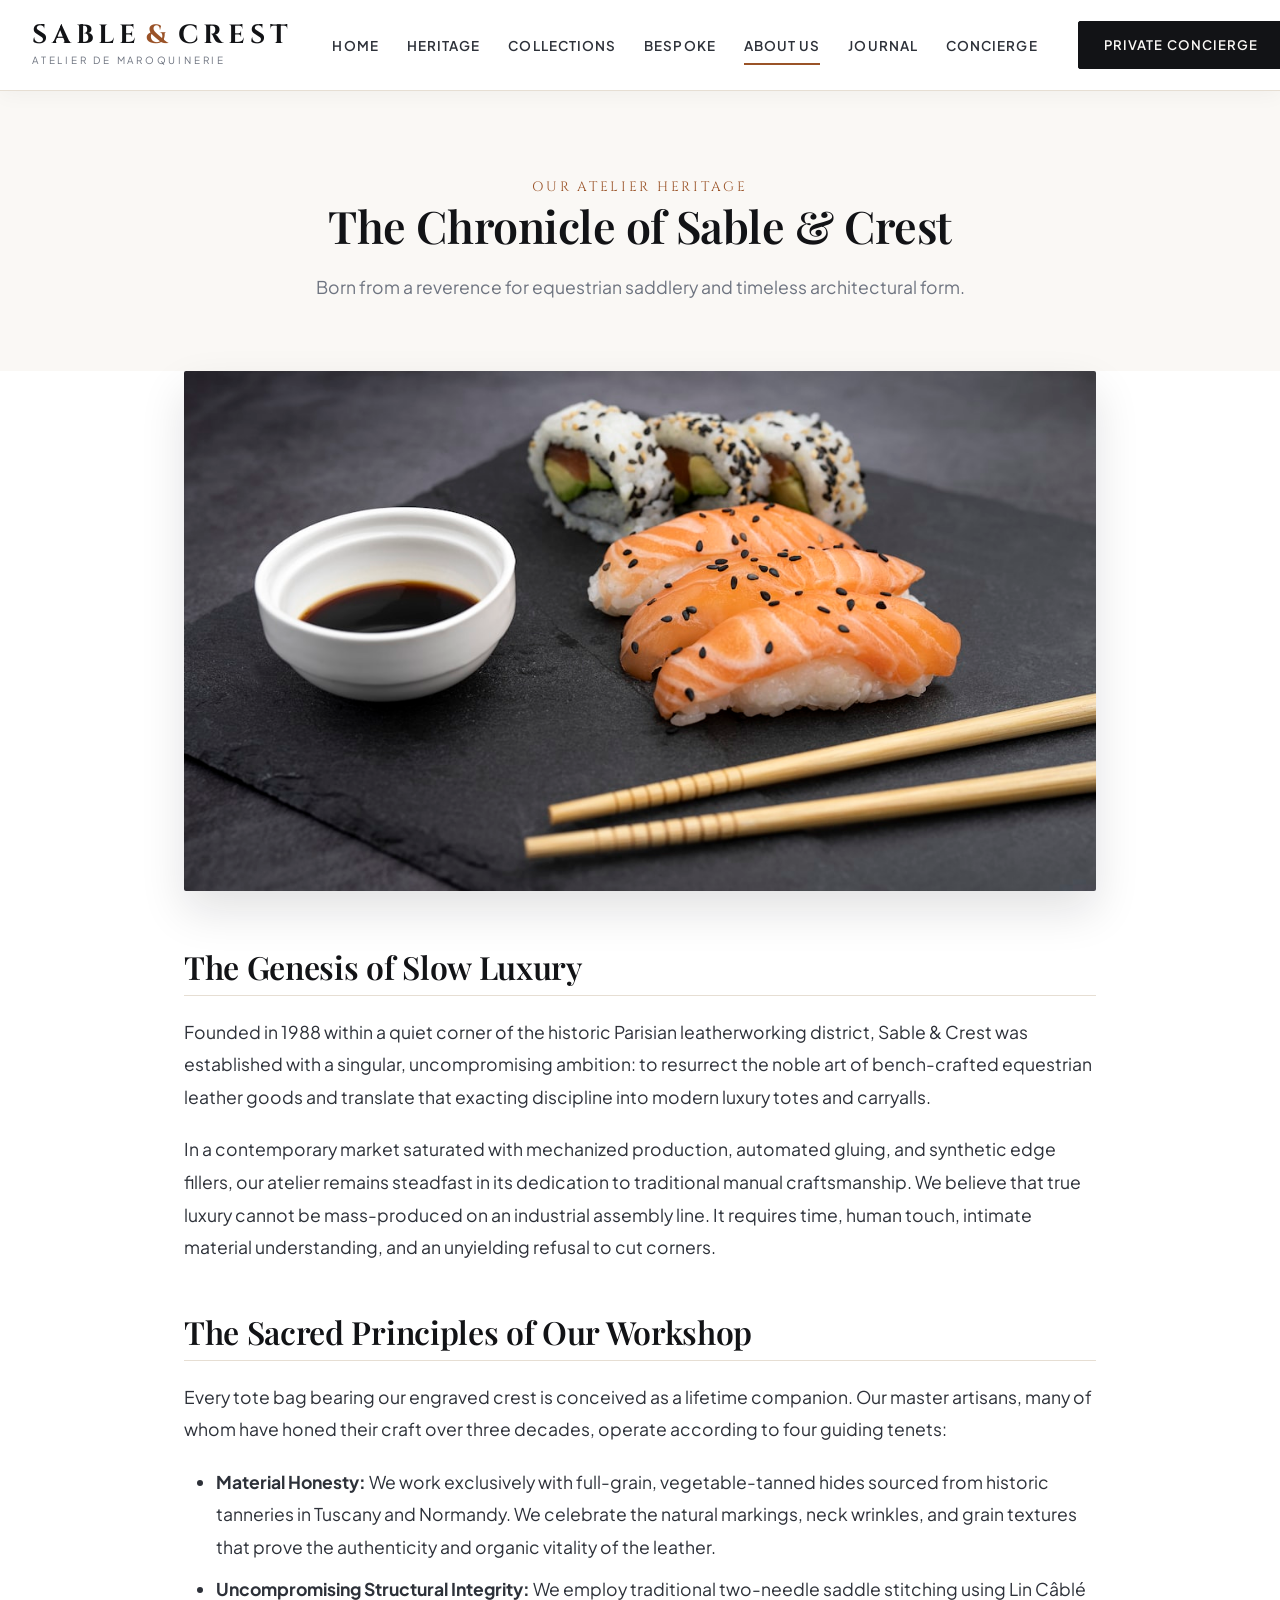
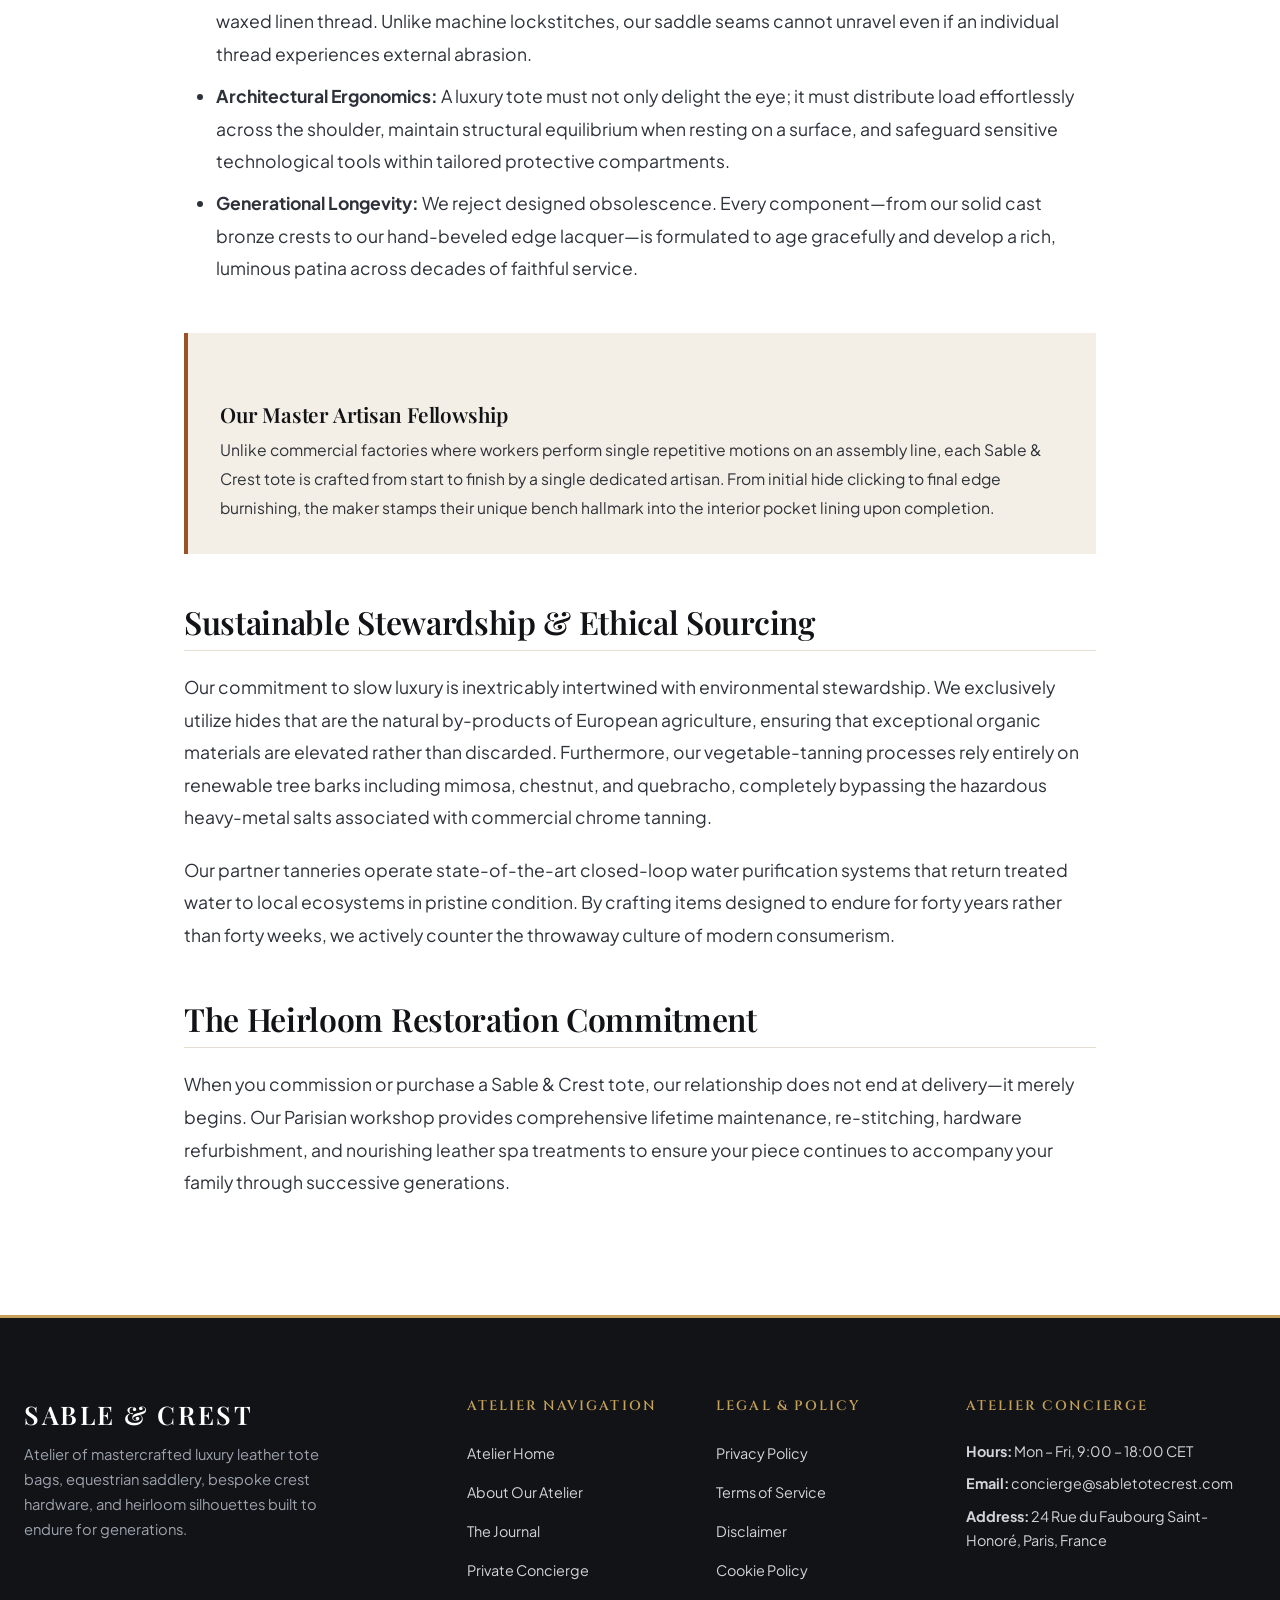
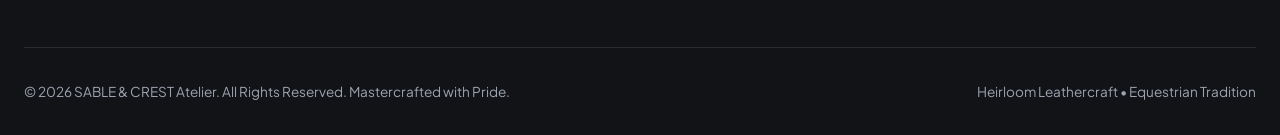
<file: about.html>
<!DOCTYPE html>
<html lang="en">
<head>
    <meta charset="UTF-8">
    <meta name="viewport" content="width=device-width, initial-scale=1.0">
    <title>About Our Atelier | Heritage, Saddlery & Master Artisans | SABLE &amp; CREST Luxury Leather Atelier</title>
    <meta name="description" content="Learn about the heritage of Sable & Crest, our master saddlers, full-grain vegetable-tanned leather sourcing, and commitment to slow artisanal luxury.">
    <link rel="preconnect" href="https://fonts.googleapis.com">
    <link rel="preconnect" href="https://fonts.gstatic.com" crossorigin>
    <link href="https://fonts.googleapis.com/css2?family=Cinzel:wght@500;600;700;800&family=Playfair+Display:ital,wght@0,400;0,600;0,700;1,400;1,600&family=Plus+Jakarta+Sans:wght@300;400;500;600;700&display=swap" rel="stylesheet">
    <link rel="stylesheet" href="css/style.css">
    
    <!-- Google Analytics -->
    <script async src="https://www.googletagmanager.com/gtag/js?id=G-0LY0HY7L01"></script>
    <script>
      window.dataLayer = window.dataLayer || [];
      function gtag(){dataLayer.push(arguments);}
      gtag('js', new Date());
      gtag('config', 'G-0LY0HY7L01');
    </script>
</head>
<body>

        <header class="site-header">
        <div class="nav-inner">
            <a href="index.html" class="brand-logo">
                <div class="brand-crest-mark">SABLE <span>&amp;</span> CREST</div>
                <div class="brand-subtext">ATELIER DE MAROQUINERIE</div>
            </a>
            
            <nav class="nav-menu">
                <ul class="nav-links">
                    <li><a href="index.html" class="nav-link">Home</a></li>
                    <li><a href="index.html#heritage" class="nav-link">Heritage</a></li>
                    <li><a href="index.html#collections" class="nav-link">Collections</a></li>
                    <li><a href="index.html#customizer" class="nav-link">Bespoke</a></li>
                    <li><a href="about.html" class="nav-link active">About Us</a></li>
                    <li><a href="blog.html" class="nav-link ">Journal</a></li>
                    <li><a href="contact.html" class="nav-link ">Concierge</a></li>
                </ul>
            </nav>
            
            <div class="nav-actions">
                <a href="contact.html" class="btn btn-primary">Private Concierge</a>
            </div>
        </div>
    </header>

    <main id="main-content">
        <section class="article-header">
            <div class="container">
                <span class="article-category">Our Atelier Heritage</span>
                <h1 class="article-title">The Chronicle of Sable &amp; Crest</h1>
                <p class="section-desc">Born from a reverence for equestrian saddlery and timeless architectural form.</p>
            </div>
        </section>

        <section class="section-padding bg-white" style="padding-top: 0;">
            <div class="container-narrow">
                <img src="images/sable-atelier-handcrafted-leather-detail.jpg" alt="Master artisan working on leather edges in our atelier" class="article-hero-img">

                <div class="article-prose">
                    <h2>The Genesis of Slow Luxury</h2>
                    <p>
                        Founded in 1988 within a quiet corner of the historic Parisian leatherworking district, Sable &amp; Crest was established with a singular, uncompromising ambition: to resurrect the noble art of bench-crafted equestrian leather goods and translate that exacting discipline into modern luxury totes and carryalls.
                    </p>
                    <p>
                        In a contemporary market saturated with mechanized production, automated gluing, and synthetic edge fillers, our atelier remains steadfast in its dedication to traditional manual craftsmanship. We believe that true luxury cannot be mass-produced on an industrial assembly line. It requires time, human touch, intimate material understanding, and an unyielding refusal to cut corners.
                    </p>

                    <h2>The Sacred Principles of Our Workshop</h2>
                    <p>
                        Every tote bag bearing our engraved crest is conceived as a lifetime companion. Our master artisans, many of whom have honed their craft over three decades, operate according to four guiding tenets:
                    </p>
                    <ul>
                        <li><strong>Material Honesty:</strong> We work exclusively with full-grain, vegetable-tanned hides sourced from historic tanneries in Tuscany and Normandy. We celebrate the natural markings, neck wrinkles, and grain textures that prove the authenticity and organic vitality of the leather.</li>
                        <li><strong>Uncompromising Structural Integrity:</strong> We employ traditional two-needle saddle stitching using Lin Câblé waxed linen thread. Unlike machine lockstitches, our saddle seams cannot unravel even if an individual thread experiences external abrasion.</li>
                        <li><strong>Architectural Ergonomics:</strong> A luxury tote must not only delight the eye; it must distribute load effortlessly across the shoulder, maintain structural equilibrium when resting on a surface, and safeguard sensitive technological tools within tailored protective compartments.</li>
                        <li><strong>Generational Longevity:</strong> We reject designed obsolescence. Every component—from our solid cast bronze crests to our hand-beveled edge lacquer—is formulated to age gracefully and develop a rich, luminous patina across decades of faithful service.</li>
                    </ul>

                    <div style="background: var(--color-ecru-warm); border-left: 4px solid var(--color-cognac); padding: 2rem; margin: 3rem 0;">
                        <h3 style="font-size: 1.3rem; margin-bottom: 0.5rem; color: var(--color-obsidian);">Our Master Artisan Fellowship</h3>
                        <p style="font-size: 0.98rem; margin: 0; color: var(--color-charcoal);">
                            Unlike commercial factories where workers perform single repetitive motions on an assembly line, each Sable &amp; Crest tote is crafted from start to finish by a single dedicated artisan. From initial hide clicking to final edge burnishing, the maker stamps their unique bench hallmark into the interior pocket lining upon completion.
                        </p>
                    </div>

                    <h2>Sustainable Stewardship &amp; Ethical Sourcing</h2>
                    <p>
                        Our commitment to slow luxury is inextricably intertwined with environmental stewardship. We exclusively utilize hides that are the natural by-products of European agriculture, ensuring that exceptional organic materials are elevated rather than discarded. Furthermore, our vegetable-tanning processes rely entirely on renewable tree barks including mimosa, chestnut, and quebracho, completely bypassing the hazardous heavy-metal salts associated with commercial chrome tanning.
                    </p>
                    <p>
                        Our partner tanneries operate state-of-the-art closed-loop water purification systems that return treated water to local ecosystems in pristine condition. By crafting items designed to endure for forty years rather than forty weeks, we actively counter the throwaway culture of modern consumerism.
                    </p>

                    <h2>The Heirloom Restoration Commitment</h2>
                    <p>
                        When you commission or purchase a Sable &amp; Crest tote, our relationship does not end at delivery—it merely begins. Our Parisian workshop provides comprehensive lifetime maintenance, re-stitching, hardware refurbishment, and nourishing leather spa treatments to ensure your piece continues to accompany your family through successive generations.
                    </p>
                </div>
            </div>
        </section>
    </main>

    <footer class="site-footer">
        <div class="container">
            <div class="footer-grid">
                <div class="footer-brand">
                    <h4>SABLE <span>&amp;</span> CREST</h4>
                    <p class="footer-desc">
                        Atelier of mastercrafted luxury leather tote bags, equestrian saddlery, bespoke crest hardware, and heirloom silhouettes built to endure for generations.
                    </p>
                </div>

                <div class="footer-col">
                    <h5>Atelier Navigation</h5>
                    <ul class="footer-links">
                        <li><a href="index.html">Atelier Home</a></li>
                        <li><a href="about.html">About Our Atelier</a></li>
                        <li><a href="blog.html">The Journal</a></li>
                        <li><a href="contact.html">Private Concierge</a></li>
                    </ul>
                </div>

                <div class="footer-col">
                    <h5>Legal &amp; Policy</h5>
                    <ul class="footer-links">
                        <li><a href="privacy.html">Privacy Policy</a></li>
                        <li><a href="terms.html">Terms of Service</a></li>
                        <li><a href="disclaimer.html">Disclaimer</a></li>
                        <li><a href="cookies.html">Cookie Policy</a></li>
                    </ul>
                </div>

                <div class="footer-col">
                    <h5>Atelier Concierge</h5>
                    <p style="font-size: 0.9rem; color: #d1d5db; margin-bottom: 0.5rem;"><strong>Hours:</strong> Mon &ndash; Fri, 9:00 &ndash; 18:00 CET</p>
                    <p style="font-size: 0.9rem; color: #d1d5db; margin-bottom: 0.5rem;"><strong>Email:</strong> concierge@sabletotecrest.com</p>
                    <p style="font-size: 0.9rem; color: #d1d5db;"><strong>Address:</strong> 24 Rue du Faubourg Saint-Honor&eacute;, Paris, France</p>
                </div>
            </div>

            <div class="footer-bottom">
                <div>&copy; 2026 SABLE &amp; CREST Atelier. All Rights Reserved. Mastercrafted with Pride.</div>
                <div>Heirloom Leathercraft &bull; Equestrian Tradition</div>
            </div>
        </div>
    </footer>

    <script src="js/main.js"></script>
</body>
</html>
</file>
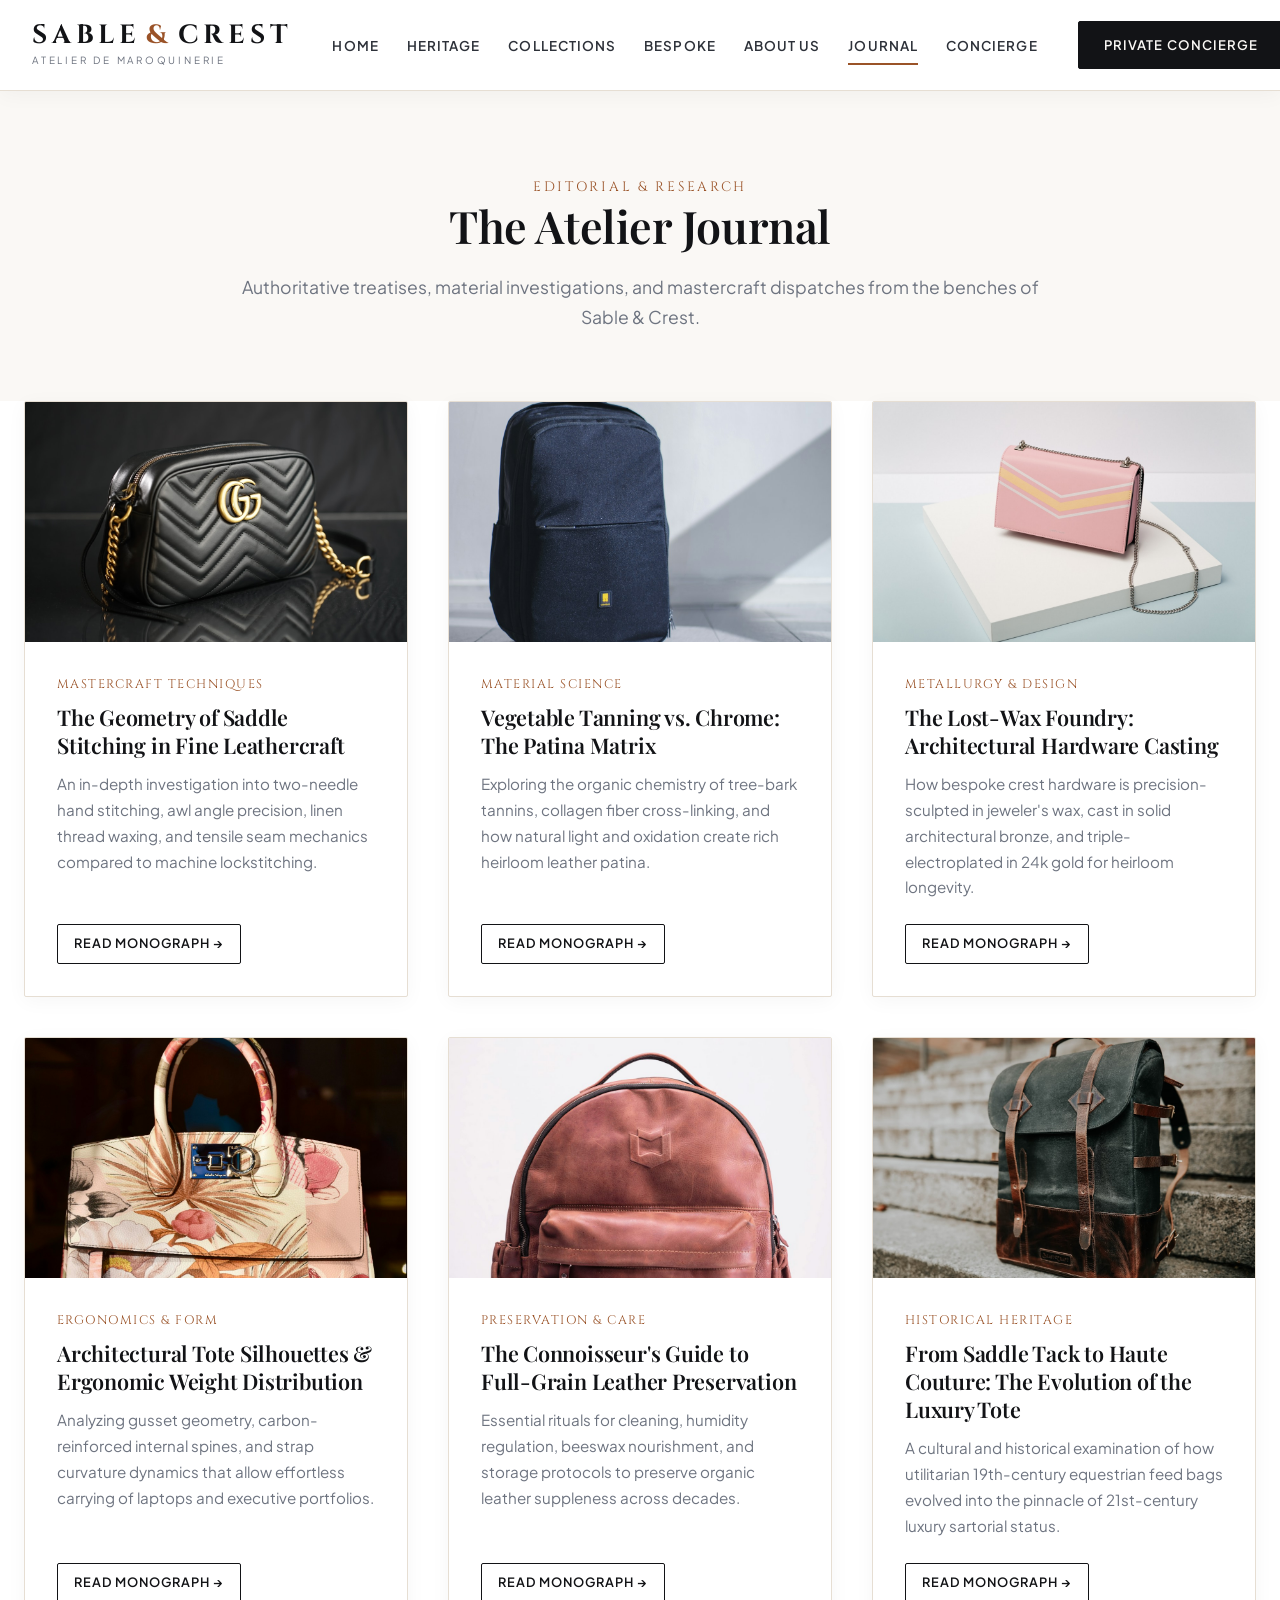
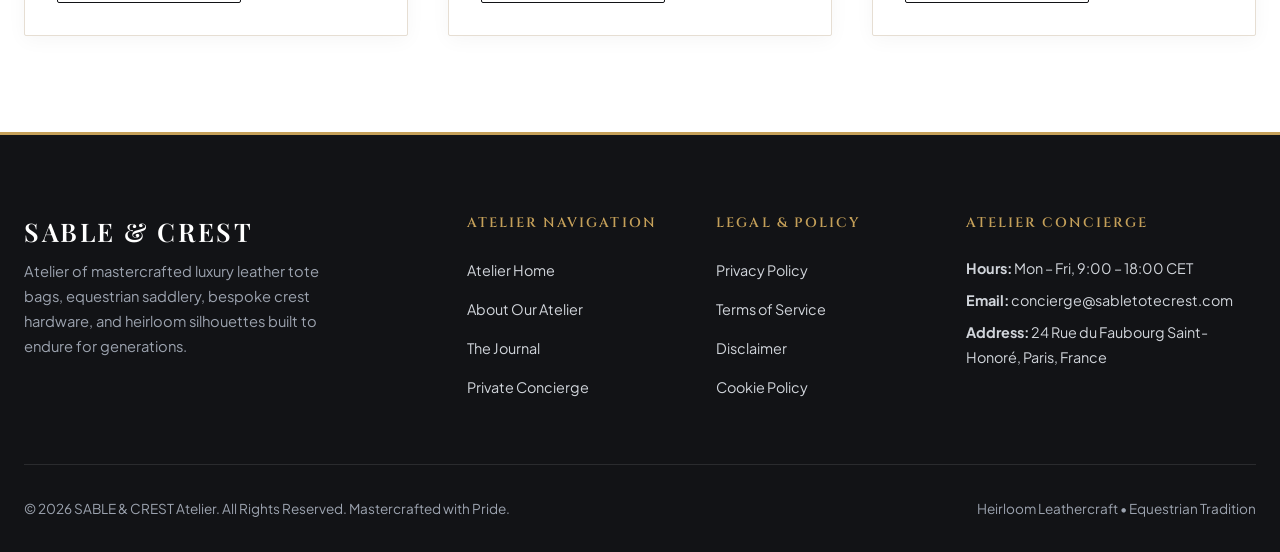
<file: blog.html>
<!DOCTYPE html>
<html lang="en">
<head>
    <meta charset="UTF-8">
    <meta name="viewport" content="width=device-width, initial-scale=1.0">
    <title>The Atelier Journal | Treatises on Fine Leathercraft & Style | SABLE &amp; CREST Luxury Leather Atelier</title>
    <meta name="description" content="Explore authoritative editorial monographs on equestrian saddle stitching, vegetable tanning science, lost-wax bronze metallurgy, and luxury leather tote care.">
    <link rel="preconnect" href="https://fonts.googleapis.com">
    <link rel="preconnect" href="https://fonts.gstatic.com" crossorigin>
    <link href="https://fonts.googleapis.com/css2?family=Cinzel:wght@500;600;700;800&family=Playfair+Display:ital,wght@0,400;0,600;0,700;1,400;1,600&family=Plus+Jakarta+Sans:wght@300;400;500;600;700&display=swap" rel="stylesheet">
    <link rel="stylesheet" href="css/style.css">
    
    <!-- Google Analytics -->
    <script async src="https://www.googletagmanager.com/gtag/js?id=G-0LY0HY7L01"></script>
    <script>
      window.dataLayer = window.dataLayer || [];
      function gtag(){dataLayer.push(arguments);}
      gtag('js', new Date());
      gtag('config', 'G-0LY0HY7L01');
    </script>
</head>
<body>

        <header class="site-header">
        <div class="nav-inner">
            <a href="index.html" class="brand-logo">
                <div class="brand-crest-mark">SABLE <span>&amp;</span> CREST</div>
                <div class="brand-subtext">ATELIER DE MAROQUINERIE</div>
            </a>
            
            <nav class="nav-menu">
                <ul class="nav-links">
                    <li><a href="index.html" class="nav-link">Home</a></li>
                    <li><a href="index.html#heritage" class="nav-link">Heritage</a></li>
                    <li><a href="index.html#collections" class="nav-link">Collections</a></li>
                    <li><a href="index.html#customizer" class="nav-link">Bespoke</a></li>
                    <li><a href="about.html" class="nav-link ">About Us</a></li>
                    <li><a href="blog.html" class="nav-link active">Journal</a></li>
                    <li><a href="contact.html" class="nav-link ">Concierge</a></li>
                </ul>
            </nav>
            
            <div class="nav-actions">
                <a href="contact.html" class="btn btn-primary">Private Concierge</a>
            </div>
        </div>
    </header>

    <main id="main-content">
        <section class="article-header">
            <div class="container">
                <span class="article-category">Editorial &amp; Research</span>
                <h1 class="article-title">The Atelier Journal</h1>
                <p class="section-desc">Authoritative treatises, material investigations, and mastercraft dispatches from the benches of Sable &amp; Crest.</p>
            </div>
        </section>

        <section class="section-padding bg-white" style="padding-top: 0;">
            <div class="container">
                <div class="blog-grid">
                    <!-- Post 1 -->
                    <article class="blog-card">
                        <div class="blog-thumb">
                            <img src="images/sable-artisanal-saddle-stitching-craft.jpg" alt="Master artisan performing two-needle saddle stitch">
                        </div>
                        <div class="blog-body">
                            <span class="blog-tag">Mastercraft Techniques</span>
                            <h2 class="blog-title"><a href="blog/the-geometry-of-saddle-stitching-in-fine-leathercraft.html">The Geometry of Saddle Stitching in Fine Leathercraft</a></h2>
                            <p class="blog-excerpt">An in-depth investigation into two-needle hand stitching, awl angle precision, linen thread waxing, and tensile seam mechanics compared to machine lockstitching.</p>
                            <a href="blog/the-geometry-of-saddle-stitching-in-fine-leathercraft.html" class="btn btn-outline" style="align-self: flex-start; padding: 0.5rem 1rem; font-size: 0.8rem;">Read Monograph &rarr;</a>
                        </div>
                    </article>

                    <!-- Post 2 -->
                    <article class="blog-card">
                        <div class="blog-thumb">
                            <img src="images/sable-equestrian-tanned-leather-hide.jpg" alt="Rich vegetable-tanned leather hide developing patina">
                        </div>
                        <div class="blog-body">
                            <span class="blog-tag">Material Science</span>
                            <h2 class="blog-title"><a href="blog/vegetable-tanning-vs-chrome-the-patina-matrix.html">Vegetable Tanning vs. Chrome: The Patina Matrix</a></h2>
                            <p class="blog-excerpt">Exploring the organic chemistry of tree-bark tannins, collagen fiber cross-linking, and how natural light and oxidation create rich heirloom leather patina.</p>
                            <a href="blog/vegetable-tanning-vs-chrome-the-patina-matrix.html" class="btn btn-outline" style="align-self: flex-start; padding: 0.5rem 1rem; font-size: 0.8rem;">Read Monograph &rarr;</a>
                        </div>
                    </article>

                    <!-- Post 3 -->
                    <article class="blog-card">
                        <div class="blog-thumb">
                            <img src="images/sable-bespoke-gold-crest-hardware-buckle.jpg" alt="Lost-wax casting of architectural bronze crest hardware">
                        </div>
                        <div class="blog-body">
                            <span class="blog-tag">Metallurgy &amp; Design</span>
                            <h2 class="blog-title"><a href="blog/the-lost-wax-foundry-architectural-hardware-casting.html">The Lost-Wax Foundry: Architectural Hardware Casting</a></h2>
                            <p class="blog-excerpt">How bespoke crest hardware is precision-sculpted in jeweler's wax, cast in solid architectural bronze, and triple-electroplated in 24k gold for heirloom longevity.</p>
                            <a href="blog/the-lost-wax-foundry-architectural-hardware-casting.html" class="btn btn-outline" style="align-self: flex-start; padding: 0.5rem 1rem; font-size: 0.8rem;">Read Monograph &rarr;</a>
                        </div>
                    </article>

                    <!-- Post 4 -->
                    <article class="blog-card">
                        <div class="blog-thumb">
                            <img src="images/sable-structured-black-leather-carryall.jpg" alt="Architectural tote silhouette and load distribution">
                        </div>
                        <div class="blog-body">
                            <span class="blog-tag">Ergonomics &amp; Form</span>
                            <h2 class="blog-title"><a href="blog/architectural-tote-silhouettes-and-ergonomic-weight-distribution.html">Architectural Tote Silhouettes &amp; Ergonomic Weight Distribution</a></h2>
                            <p class="blog-excerpt">Analyzing gusset geometry, carbon-reinforced internal spines, and strap curvature dynamics that allow effortless carrying of laptops and executive portfolios.</p>
                            <a href="blog/architectural-tote-silhouettes-and-ergonomic-weight-distribution.html" class="btn btn-outline" style="align-self: flex-start; padding: 0.5rem 1rem; font-size: 0.8rem;">Read Monograph &rarr;</a>
                        </div>
                    </article>

                    <!-- Post 5 -->
                    <article class="blog-card">
                        <div class="blog-thumb">
                            <img src="images/sable-cognac-grain-leather-tote-desk.jpg" alt="Bespoke leather conditioning and preservation protocols">
                        </div>
                        <div class="blog-body">
                            <span class="blog-tag">Preservation &amp; Care</span>
                            <h2 class="blog-title"><a href="blog/the-connoisseurs-guide-to-full-grain-leather-preservation.html">The Connoisseur's Guide to Full-Grain Leather Preservation</a></h2>
                            <p class="blog-excerpt">Essential rituals for cleaning, humidity regulation, beeswax nourishment, and storage protocols to preserve organic leather suppleness across decades.</p>
                            <a href="blog/the-connoisseurs-guide-to-full-grain-leather-preservation.html" class="btn btn-outline" style="align-self: flex-start; padding: 0.5rem 1rem; font-size: 0.8rem;">Read Monograph &rarr;</a>
                        </div>
                    </article>

                    <!-- Post 6 -->
                    <article class="blog-card">
                        <div class="blog-thumb">
                            <img src="images/sable-luxury-boutique-display-shelf.jpg" alt="Historical evolution of luxury totes and equestrian carryalls">
                        </div>
                        <div class="blog-body">
                            <span class="blog-tag">Historical Heritage</span>
                            <h2 class="blog-title"><a href="blog/from-saddle-tack-to-haute-couture-the-evolution-of-the-luxury-tote.html">From Saddle Tack to Haute Couture: The Evolution of the Luxury Tote</a></h2>
                            <p class="blog-excerpt">A cultural and historical examination of how utilitarian 19th-century equestrian feed bags evolved into the pinnacle of 21st-century luxury sartorial status.</p>
                            <a href="blog/from-saddle-tack-to-haute-couture-the-evolution-of-the-luxury-tote.html" class="btn btn-outline" style="align-self: flex-start; padding: 0.5rem 1rem; font-size: 0.8rem;">Read Monograph &rarr;</a>
                        </div>
                    </article>
                </div>
            </div>
        </section>
    </main>

    <footer class="site-footer">
        <div class="container">
            <div class="footer-grid">
                <div class="footer-brand">
                    <h4>SABLE <span>&amp;</span> CREST</h4>
                    <p class="footer-desc">
                        Atelier of mastercrafted luxury leather tote bags, equestrian saddlery, bespoke crest hardware, and heirloom silhouettes built to endure for generations.
                    </p>
                </div>

                <div class="footer-col">
                    <h5>Atelier Navigation</h5>
                    <ul class="footer-links">
                        <li><a href="index.html">Atelier Home</a></li>
                        <li><a href="about.html">About Our Atelier</a></li>
                        <li><a href="blog.html">The Journal</a></li>
                        <li><a href="contact.html">Private Concierge</a></li>
                    </ul>
                </div>

                <div class="footer-col">
                    <h5>Legal &amp; Policy</h5>
                    <ul class="footer-links">
                        <li><a href="privacy.html">Privacy Policy</a></li>
                        <li><a href="terms.html">Terms of Service</a></li>
                        <li><a href="disclaimer.html">Disclaimer</a></li>
                        <li><a href="cookies.html">Cookie Policy</a></li>
                    </ul>
                </div>

                <div class="footer-col">
                    <h5>Atelier Concierge</h5>
                    <p style="font-size: 0.9rem; color: #d1d5db; margin-bottom: 0.5rem;"><strong>Hours:</strong> Mon &ndash; Fri, 9:00 &ndash; 18:00 CET</p>
                    <p style="font-size: 0.9rem; color: #d1d5db; margin-bottom: 0.5rem;"><strong>Email:</strong> concierge@sabletotecrest.com</p>
                    <p style="font-size: 0.9rem; color: #d1d5db;"><strong>Address:</strong> 24 Rue du Faubourg Saint-Honor&eacute;, Paris, France</p>
                </div>
            </div>

            <div class="footer-bottom">
                <div>&copy; 2026 SABLE &amp; CREST Atelier. All Rights Reserved. Mastercrafted with Pride.</div>
                <div>Heirloom Leathercraft &bull; Equestrian Tradition</div>
            </div>
        </div>
    </footer>

    <script src="js/main.js"></script>
</body>
</html>
</file>
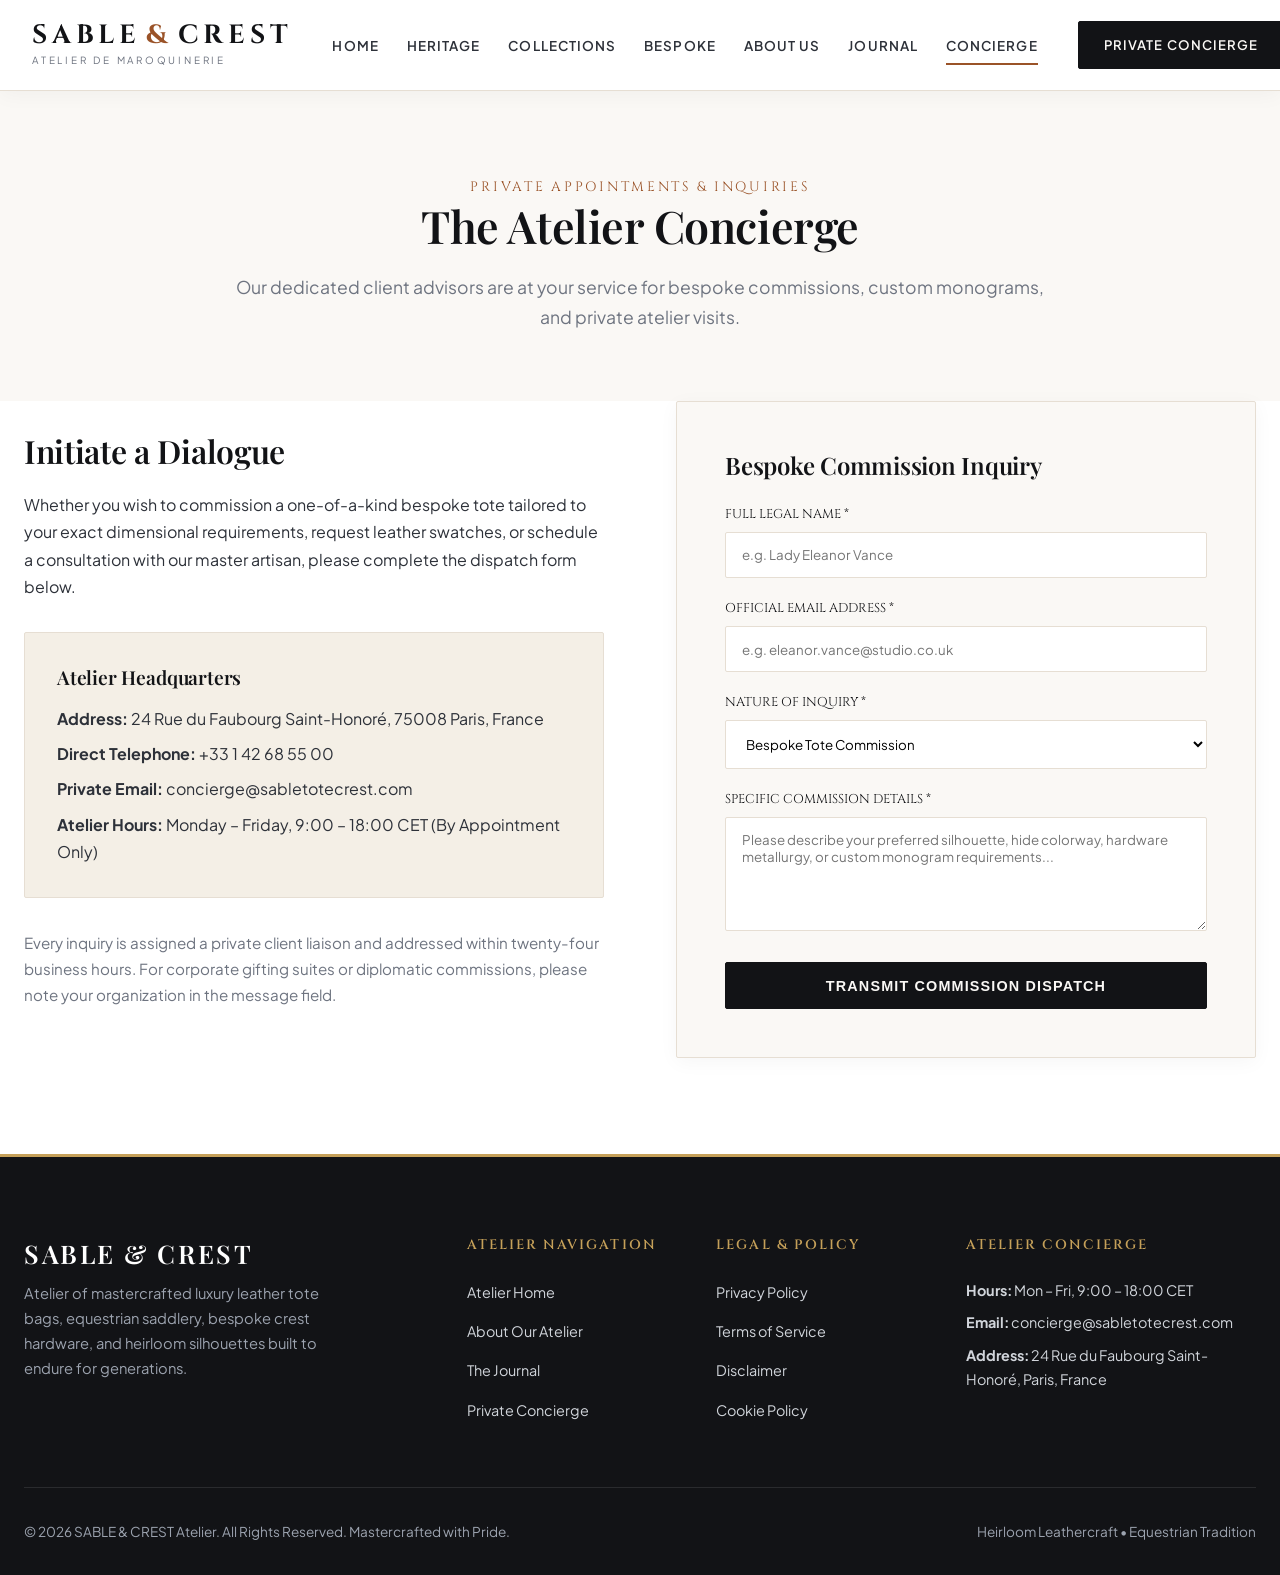
<file: contact.html>
<!DOCTYPE html>
<html lang="en">
<head>
    <meta charset="UTF-8">
    <meta name="viewport" content="width=device-width, initial-scale=1.0">
    <title>Atelier Concierge & Bespoke Commissions | SABLE & CREST | SABLE &amp; CREST Luxury Leather Atelier</title>
    <meta name="description" content="Connect with the Sable & Crest concierge team for private bespoke tote commissions, leather consultations, corporate gifting, and atelier appointments.">
    <link rel="preconnect" href="https://fonts.googleapis.com">
    <link rel="preconnect" href="https://fonts.gstatic.com" crossorigin>
    <link href="https://fonts.googleapis.com/css2?family=Cinzel:wght@500;600;700;800&family=Playfair+Display:ital,wght@0,400;0,600;0,700;1,400;1,600&family=Plus+Jakarta+Sans:wght@300;400;500;600;700&display=swap" rel="stylesheet">
    <link rel="stylesheet" href="css/style.css">
    
    <!-- Google Analytics -->
    <script async src="https://www.googletagmanager.com/gtag/js?id=G-0LY0HY7L01"></script>
    <script>
      window.dataLayer = window.dataLayer || [];
      function gtag(){dataLayer.push(arguments);}
      gtag('js', new Date());
      gtag('config', 'G-0LY0HY7L01');
    </script>
</head>
<body>

        <header class="site-header">
        <div class="nav-inner">
            <a href="index.html" class="brand-logo">
                <div class="brand-crest-mark">SABLE <span>&amp;</span> CREST</div>
                <div class="brand-subtext">ATELIER DE MAROQUINERIE</div>
            </a>
            
            <nav class="nav-menu">
                <ul class="nav-links">
                    <li><a href="index.html" class="nav-link">Home</a></li>
                    <li><a href="index.html#heritage" class="nav-link">Heritage</a></li>
                    <li><a href="index.html#collections" class="nav-link">Collections</a></li>
                    <li><a href="index.html#customizer" class="nav-link">Bespoke</a></li>
                    <li><a href="about.html" class="nav-link ">About Us</a></li>
                    <li><a href="blog.html" class="nav-link ">Journal</a></li>
                    <li><a href="contact.html" class="nav-link active">Concierge</a></li>
                </ul>
            </nav>
            
            <div class="nav-actions">
                <a href="contact.html" class="btn btn-primary">Private Concierge</a>
            </div>
        </div>
    </header>

    <main id="main-content">
        <section class="article-header">
            <div class="container">
                <span class="article-category">Private Appointments &amp; Inquiries</span>
                <h1 class="article-title">The Atelier Concierge</h1>
                <p class="section-desc">Our dedicated client advisors are at your service for bespoke commissions, custom monograms, and private atelier visits.</p>
            </div>
        </section>

        <section class="section-padding bg-white" style="padding-top: 0;">
            <div class="container">
                <div class="showcase-split">
                    <div class="showcase-content">
                        <h2 style="font-size: 2rem; margin-bottom: 1.25rem;">Initiate a Dialogue</h2>
                        <p>
                            Whether you wish to commission a one-of-a-kind bespoke tote tailored to your exact dimensional requirements, request leather swatches, or schedule a consultation with our master artisan, please complete the dispatch form below.
                        </p>
                        
                        <div style="background: var(--color-ecru-warm); padding: 2rem; border-radius: var(--radius-xs); border: 1px solid var(--color-ecru-border); margin: 2rem 0;">
                            <h3 style="font-size: 1.2rem; margin-bottom: 1rem; color: var(--color-obsidian);">Atelier Headquarters</h3>
                            <p style="margin-bottom: 0.5rem;"><strong>Address:</strong> 24 Rue du Faubourg Saint-Honor&eacute;, 75008 Paris, France</p>
                            <p style="margin-bottom: 0.5rem;"><strong>Direct Telephone:</strong> +33 1 42 68 55 00</p>
                            <p style="margin-bottom: 0.5rem;"><strong>Private Email:</strong> concierge@sabletotecrest.com</p>
                            <p style="margin: 0;"><strong>Atelier Hours:</strong> Monday &ndash; Friday, 9:00 &ndash; 18:00 CET (By Appointment Only)</p>
                        </div>

                        <p style="font-size: 0.95rem; color: var(--color-muted-gray);">
                            Every inquiry is assigned a private client liaison and addressed within twenty-four business hours. For corporate gifting suites or diplomatic commissions, please note your organization in the message field.
                        </p>
                    </div>

                    <div style="background: var(--color-ecru); padding: 3rem; border: 1px solid var(--color-ecru-border); border-radius: var(--radius-xs); box-shadow: var(--shadow-subtle);">
                        <h3 style="font-size: 1.5rem; margin-bottom: 1.5rem; font-family: var(--font-serif);">Bespoke Commission Inquiry</h3>
                        
                        <form id="concierge-form">
                            <div style="margin-bottom: 1.25rem;">
                                <label style="display: block; font-family: var(--font-accent); font-size: 0.8rem; text-transform: uppercase; margin-bottom: 0.4rem; color: var(--color-obsidian);">Full Legal Name *</label>
                                <input type="text" required placeholder="e.g. Lady Eleanor Vance" style="width: 100%; padding: 0.85rem 1rem; border: 1px solid var(--color-ecru-border); border-radius: var(--radius-xs); font-family: var(--font-sans);">
                            </div>

                            <div style="margin-bottom: 1.25rem;">
                                <label style="display: block; font-family: var(--font-accent); font-size: 0.8rem; text-transform: uppercase; margin-bottom: 0.4rem; color: var(--color-obsidian);">Official Email Address *</label>
                                <input type="email" required placeholder="e.g. eleanor.vance@studio.co.uk" style="width: 100%; padding: 0.85rem 1rem; border: 1px solid var(--color-ecru-border); border-radius: var(--radius-xs); font-family: var(--font-sans);">
                            </div>

                            <div style="margin-bottom: 1.25rem;">
                                <label style="display: block; font-family: var(--font-accent); font-size: 0.8rem; text-transform: uppercase; margin-bottom: 0.4rem; color: var(--color-obsidian);">Nature of Inquiry *</label>
                                <select style="width: 100%; padding: 0.85rem 1rem; border: 1px solid var(--color-ecru-border); border-radius: var(--radius-xs); font-family: var(--font-sans); background: #ffffff;">
                                    <option value="bespoke">Bespoke Tote Commission</option>
                                    <option value="swatches">Leather &amp; Swatch Request</option>
                                    <option value="appointment">Private Paris Atelier Appointment</option>
                                    <option value="restoration">Heirloom Restoration &amp; Spa</option>
                                    <option value="press">Press &amp; Editorial Inquiries</option>
                                </select>
                            </div>

                            <div style="margin-bottom: 1.5rem;">
                                <label style="display: block; font-family: var(--font-accent); font-size: 0.8rem; text-transform: uppercase; margin-bottom: 0.4rem; color: var(--color-obsidian);">Specific Commission Details *</label>
                                <textarea rows="5" required placeholder="Please describe your preferred silhouette, hide colorway, hardware metallurgy, or custom monogram requirements..." style="width: 100%; padding: 0.85rem 1rem; border: 1px solid var(--color-ecru-border); border-radius: var(--radius-xs); font-family: var(--font-sans);"></textarea>
                            </div>

                            <button type="submit" class="btn btn-primary" style="width: 100%;">Transmit Commission Dispatch</button>
                        </form>
                    </div>
                </div>
            </div>
        </section>
    </main>

    <footer class="site-footer">
        <div class="container">
            <div class="footer-grid">
                <div class="footer-brand">
                    <h4>SABLE <span>&amp;</span> CREST</h4>
                    <p class="footer-desc">
                        Atelier of mastercrafted luxury leather tote bags, equestrian saddlery, bespoke crest hardware, and heirloom silhouettes built to endure for generations.
                    </p>
                </div>

                <div class="footer-col">
                    <h5>Atelier Navigation</h5>
                    <ul class="footer-links">
                        <li><a href="index.html">Atelier Home</a></li>
                        <li><a href="about.html">About Our Atelier</a></li>
                        <li><a href="blog.html">The Journal</a></li>
                        <li><a href="contact.html">Private Concierge</a></li>
                    </ul>
                </div>

                <div class="footer-col">
                    <h5>Legal &amp; Policy</h5>
                    <ul class="footer-links">
                        <li><a href="privacy.html">Privacy Policy</a></li>
                        <li><a href="terms.html">Terms of Service</a></li>
                        <li><a href="disclaimer.html">Disclaimer</a></li>
                        <li><a href="cookies.html">Cookie Policy</a></li>
                    </ul>
                </div>

                <div class="footer-col">
                    <h5>Atelier Concierge</h5>
                    <p style="font-size: 0.9rem; color: #d1d5db; margin-bottom: 0.5rem;"><strong>Hours:</strong> Mon &ndash; Fri, 9:00 &ndash; 18:00 CET</p>
                    <p style="font-size: 0.9rem; color: #d1d5db; margin-bottom: 0.5rem;"><strong>Email:</strong> concierge@sabletotecrest.com</p>
                    <p style="font-size: 0.9rem; color: #d1d5db;"><strong>Address:</strong> 24 Rue du Faubourg Saint-Honor&eacute;, Paris, France</p>
                </div>
            </div>

            <div class="footer-bottom">
                <div>&copy; 2026 SABLE &amp; CREST Atelier. All Rights Reserved. Mastercrafted with Pride.</div>
                <div>Heirloom Leathercraft &bull; Equestrian Tradition</div>
            </div>
        </div>
    </footer>

    <script src="js/main.js"></script>
</body>
</html>
</file>
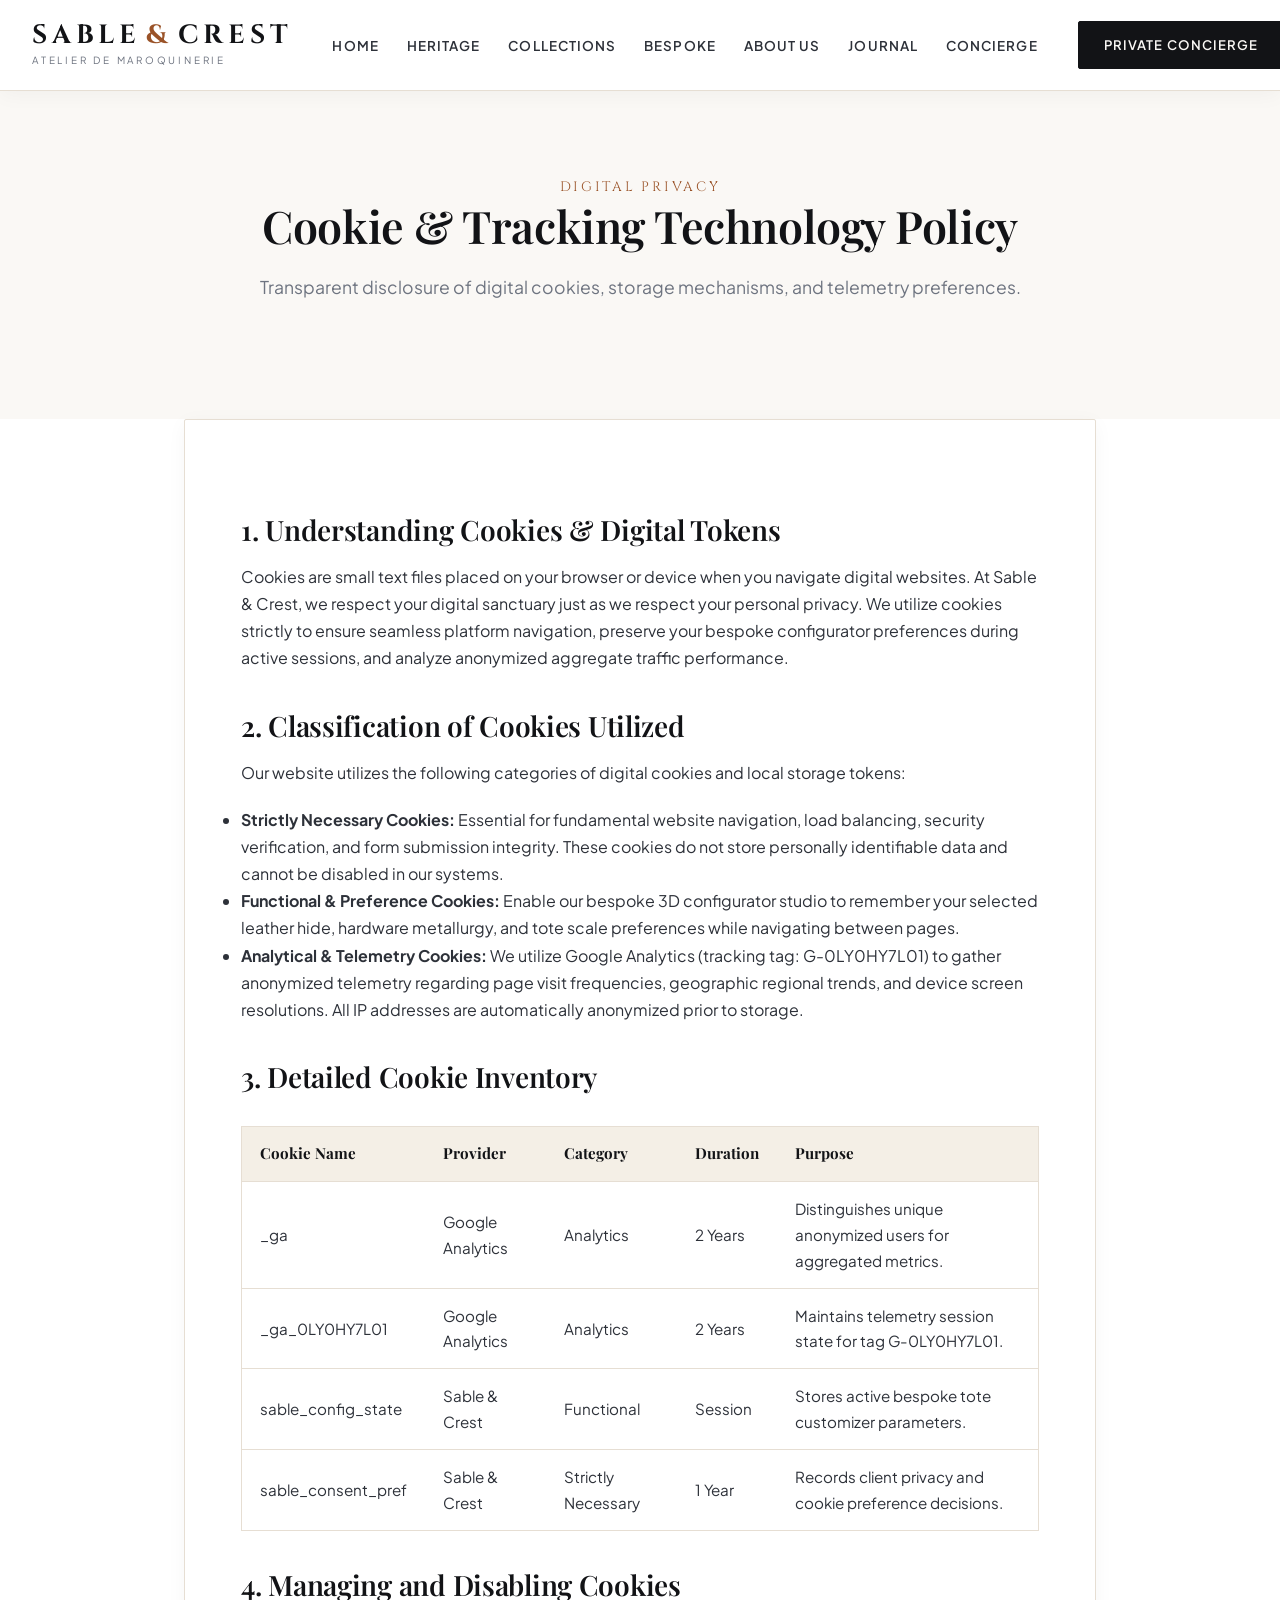
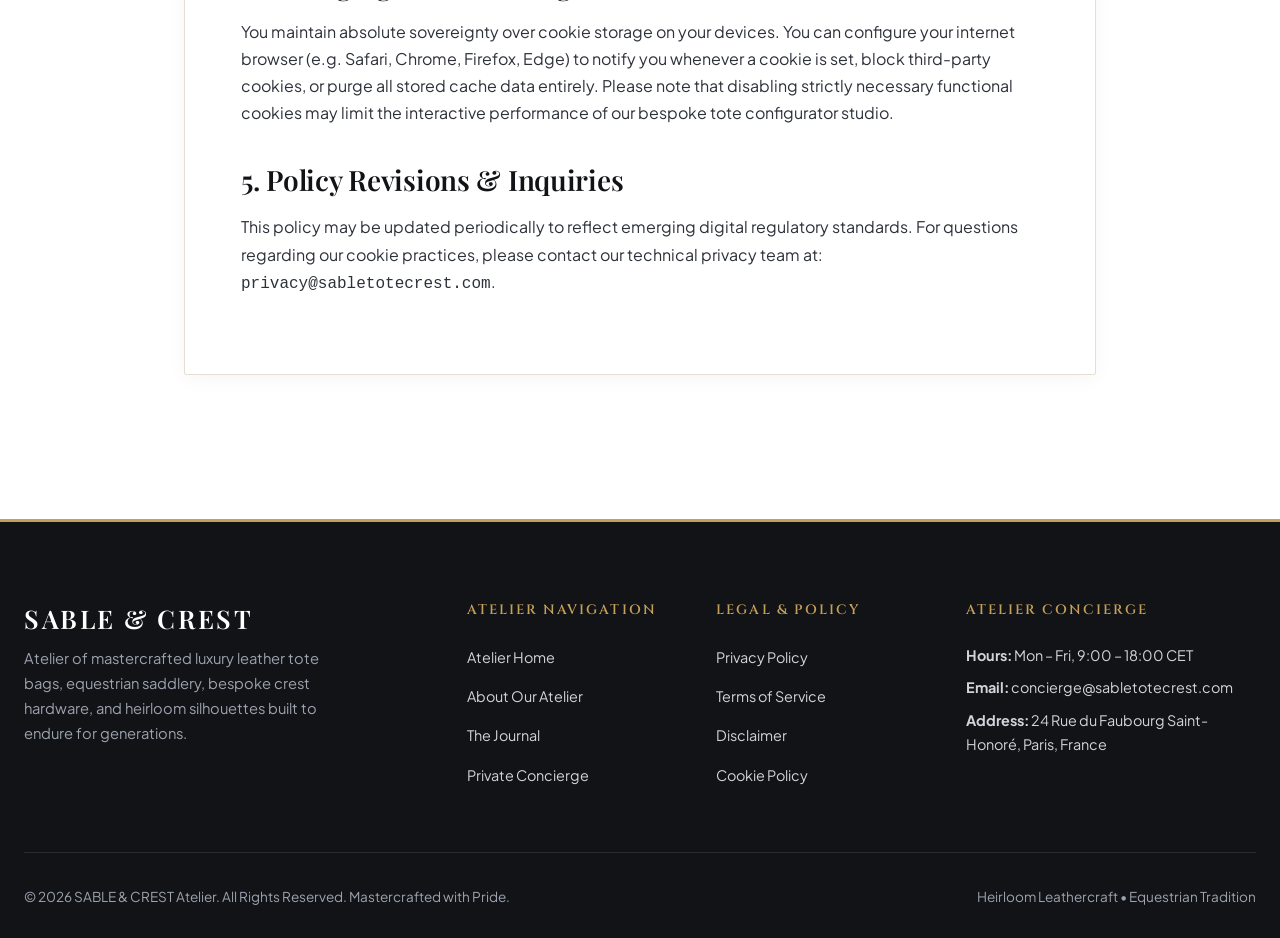
<file: cookies.html>
<!DOCTYPE html>
<html lang="en">
<head>
    <meta charset="UTF-8">
    <meta name="viewport" content="width=device-width, initial-scale=1.0">
    <title>Cookie & Tracking Technology Policy | SABLE & CREST | SABLE &amp; CREST Luxury Leather Atelier</title>
    <meta name="description" content="Learn how Sable & Crest utilizes essential cookies and privacy-focused telemetry to deliver a seamless luxury digital experience.">
    <link rel="preconnect" href="https://fonts.googleapis.com">
    <link rel="preconnect" href="https://fonts.gstatic.com" crossorigin>
    <link href="https://fonts.googleapis.com/css2?family=Cinzel:wght@500;600;700;800&family=Playfair+Display:ital,wght@0,400;0,600;0,700;1,400;1,600&family=Plus+Jakarta+Sans:wght@300;400;500;600;700&display=swap" rel="stylesheet">
    <link rel="stylesheet" href="css/style.css">
    
    <!-- Google Analytics -->
    <script async src="https://www.googletagmanager.com/gtag/js?id=G-0LY0HY7L01"></script>
    <script>
      window.dataLayer = window.dataLayer || [];
      function gtag(){dataLayer.push(arguments);}
      gtag('js', new Date());
      gtag('config', 'G-0LY0HY7L01');
    </script>
</head>
<body>

        <header class="site-header">
        <div class="nav-inner">
            <a href="index.html" class="brand-logo">
                <div class="brand-crest-mark">SABLE <span>&amp;</span> CREST</div>
                <div class="brand-subtext">ATELIER DE MAROQUINERIE</div>
            </a>
            
            <nav class="nav-menu">
                <ul class="nav-links">
                    <li><a href="index.html" class="nav-link">Home</a></li>
                    <li><a href="index.html#heritage" class="nav-link">Heritage</a></li>
                    <li><a href="index.html#collections" class="nav-link">Collections</a></li>
                    <li><a href="index.html#customizer" class="nav-link">Bespoke</a></li>
                    <li><a href="about.html" class="nav-link ">About Us</a></li>
                    <li><a href="blog.html" class="nav-link ">Journal</a></li>
                    <li><a href="contact.html" class="nav-link ">Concierge</a></li>
                </ul>
            </nav>
            
            <div class="nav-actions">
                <a href="contact.html" class="btn btn-primary">Private Concierge</a>
            </div>
        </div>
    </header>

    <main id="main-content">
        <section class="article-header">
            <div class="container">
                <span class="article-category">Digital Privacy</span>
                <h1 class="article-title">Cookie &amp; Tracking Technology Policy</h1>
                <p class="section-desc">Transparent disclosure of digital cookies, storage mechanisms, and telemetry preferences.</p>
            </div>
        </section>

        <section class="section-padding bg-white" style="padding-top: 0;">
            <div class="container-narrow">
                <div class="legal-card">
                    <h2>1. Understanding Cookies &amp; Digital Tokens</h2>
                    <p>
                        Cookies are small text files placed on your browser or device when you navigate digital websites. At Sable &amp; Crest, we respect your digital sanctuary just as we respect your personal privacy. We utilize cookies strictly to ensure seamless platform navigation, preserve your bespoke configurator preferences during active sessions, and analyze anonymized aggregate traffic performance.
                    </p>

                    <h2>2. Classification of Cookies Utilized</h2>
                    <p>Our website utilizes the following categories of digital cookies and local storage tokens:</p>
                    <ul>
                        <li><strong>Strictly Necessary Cookies:</strong> Essential for fundamental website navigation, load balancing, security verification, and form submission integrity. These cookies do not store personally identifiable data and cannot be disabled in our systems.</li>
                        <li><strong>Functional &amp; Preference Cookies:</strong> Enable our bespoke 3D configurator studio to remember your selected leather hide, hardware metallurgy, and tote scale preferences while navigating between pages.</li>
                        <li><strong>Analytical &amp; Telemetry Cookies:</strong> We utilize Google Analytics (tracking tag: G-0LY0HY7L01) to gather anonymized telemetry regarding page visit frequencies, geographic regional trends, and device screen resolutions. All IP addresses are automatically anonymized prior to storage.</li>
                    </ul>

                    <h2>3. Detailed Cookie Inventory</h2>
                    <table class="program-table">
                        <thead>
                            <tr>
                                <th>Cookie Name</th>
                                <th>Provider</th>
                                <th>Category</th>
                                <th>Duration</th>
                                <th>Purpose</th>
                            </tr>
                        </thead>
                        <tbody>
                            <tr>
                                <td>_ga</td>
                                <td>Google Analytics</td>
                                <td>Analytics</td>
                                <td>2 Years</td>
                                <td>Distinguishes unique anonymized users for aggregated metrics.</td>
                            </tr>
                            <tr>
                                <td>_ga_0LY0HY7L01</td>
                                <td>Google Analytics</td>
                                <td>Analytics</td>
                                <td>2 Years</td>
                                <td>Maintains telemetry session state for tag G-0LY0HY7L01.</td>
                            </tr>
                            <tr>
                                <td>sable_config_state</td>
                                <td>Sable &amp; Crest</td>
                                <td>Functional</td>
                                <td>Session</td>
                                <td>Stores active bespoke tote customizer parameters.</td>
                            </tr>
                            <tr>
                                <td>sable_consent_pref</td>
                                <td>Sable &amp; Crest</td>
                                <td>Strictly Necessary</td>
                                <td>1 Year</td>
                                <td>Records client privacy and cookie preference decisions.</td>
                            </tr>
                        </tbody>
                    </table>

                    <h2>4. Managing and Disabling Cookies</h2>
                    <p>
                        You maintain absolute sovereignty over cookie storage on your devices. You can configure your internet browser (e.g. Safari, Chrome, Firefox, Edge) to notify you whenever a cookie is set, block third-party cookies, or purge all stored cache data entirely. Please note that disabling strictly necessary functional cookies may limit the interactive performance of our bespoke tote configurator studio.
                    </p>

                    <h2>5. Policy Revisions &amp; Inquiries</h2>
                    <p>
                        This policy may be updated periodically to reflect emerging digital regulatory standards. For questions regarding our cookie practices, please contact our technical privacy team at: <code>privacy@sabletotecrest.com</code>.
                    </p>
                </div>
            </div>
        </section>
    </main>

    <footer class="site-footer">
        <div class="container">
            <div class="footer-grid">
                <div class="footer-brand">
                    <h4>SABLE <span>&amp;</span> CREST</h4>
                    <p class="footer-desc">
                        Atelier of mastercrafted luxury leather tote bags, equestrian saddlery, bespoke crest hardware, and heirloom silhouettes built to endure for generations.
                    </p>
                </div>

                <div class="footer-col">
                    <h5>Atelier Navigation</h5>
                    <ul class="footer-links">
                        <li><a href="index.html">Atelier Home</a></li>
                        <li><a href="about.html">About Our Atelier</a></li>
                        <li><a href="blog.html">The Journal</a></li>
                        <li><a href="contact.html">Private Concierge</a></li>
                    </ul>
                </div>

                <div class="footer-col">
                    <h5>Legal &amp; Policy</h5>
                    <ul class="footer-links">
                        <li><a href="privacy.html">Privacy Policy</a></li>
                        <li><a href="terms.html">Terms of Service</a></li>
                        <li><a href="disclaimer.html">Disclaimer</a></li>
                        <li><a href="cookies.html">Cookie Policy</a></li>
                    </ul>
                </div>

                <div class="footer-col">
                    <h5>Atelier Concierge</h5>
                    <p style="font-size: 0.9rem; color: #d1d5db; margin-bottom: 0.5rem;"><strong>Hours:</strong> Mon &ndash; Fri, 9:00 &ndash; 18:00 CET</p>
                    <p style="font-size: 0.9rem; color: #d1d5db; margin-bottom: 0.5rem;"><strong>Email:</strong> concierge@sabletotecrest.com</p>
                    <p style="font-size: 0.9rem; color: #d1d5db;"><strong>Address:</strong> 24 Rue du Faubourg Saint-Honor&eacute;, Paris, France</p>
                </div>
            </div>

            <div class="footer-bottom">
                <div>&copy; 2026 SABLE &amp; CREST Atelier. All Rights Reserved. Mastercrafted with Pride.</div>
                <div>Heirloom Leathercraft &bull; Equestrian Tradition</div>
            </div>
        </div>
    </footer>

    <script src="js/main.js"></script>
</body>
</html>
</file>
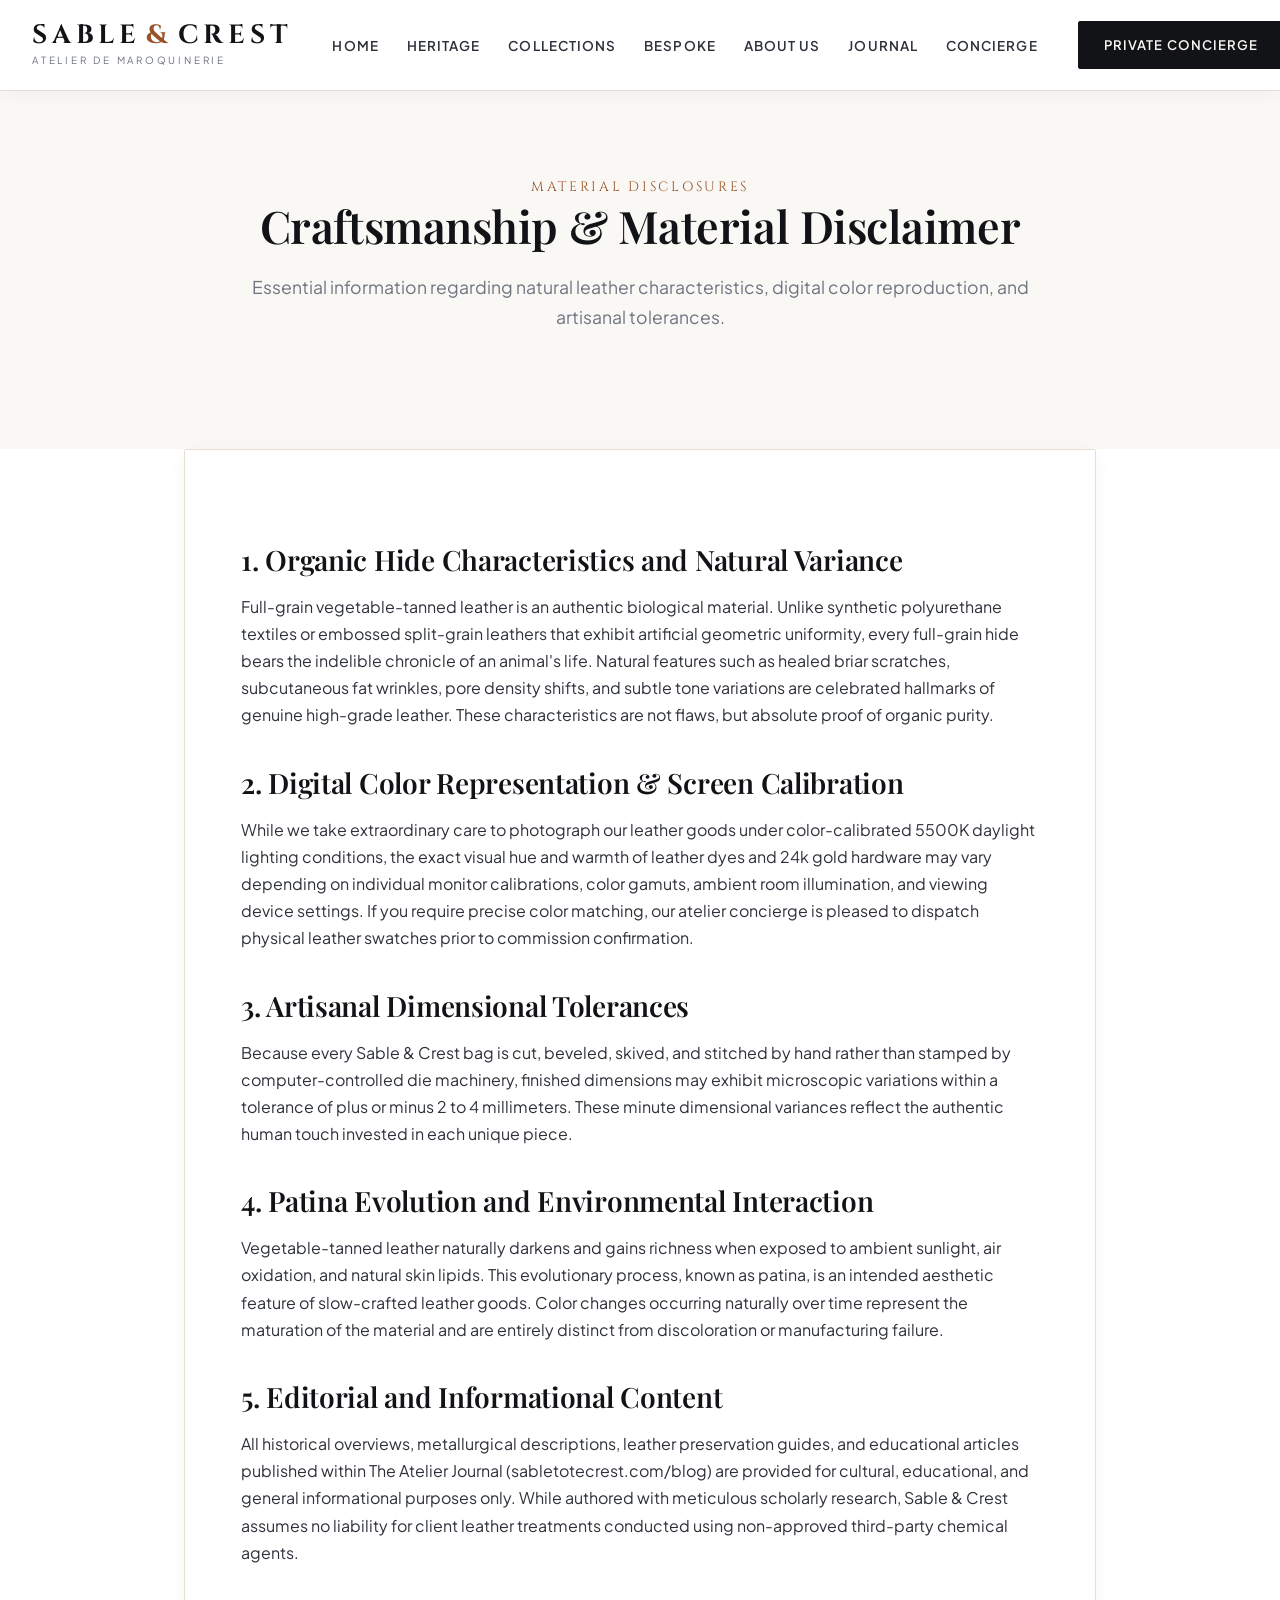
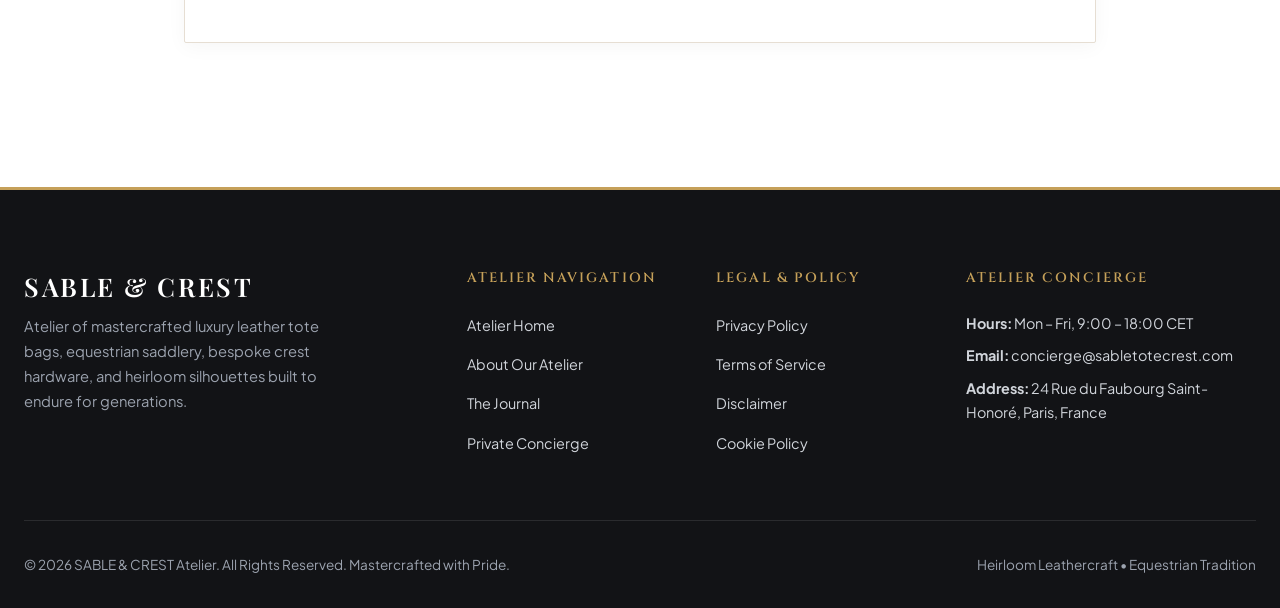
<file: disclaimer.html>
<!DOCTYPE html>
<html lang="en">
<head>
    <meta charset="UTF-8">
    <meta name="viewport" content="width=device-width, initial-scale=1.0">
    <title>Craftsmanship & Material Disclaimer | SABLE & CREST | SABLE &amp; CREST Luxury Leather Atelier</title>
    <meta name="description" content="Important notices regarding organic leather grain variations, patina development, handmade dimensional tolerances, and color calibration.">
    <link rel="preconnect" href="https://fonts.googleapis.com">
    <link rel="preconnect" href="https://fonts.gstatic.com" crossorigin>
    <link href="https://fonts.googleapis.com/css2?family=Cinzel:wght@500;600;700;800&family=Playfair+Display:ital,wght@0,400;0,600;0,700;1,400;1,600&family=Plus+Jakarta+Sans:wght@300;400;500;600;700&display=swap" rel="stylesheet">
    <link rel="stylesheet" href="css/style.css">
    
    <!-- Google Analytics -->
    <script async src="https://www.googletagmanager.com/gtag/js?id=G-0LY0HY7L01"></script>
    <script>
      window.dataLayer = window.dataLayer || [];
      function gtag(){dataLayer.push(arguments);}
      gtag('js', new Date());
      gtag('config', 'G-0LY0HY7L01');
    </script>
</head>
<body>

        <header class="site-header">
        <div class="nav-inner">
            <a href="index.html" class="brand-logo">
                <div class="brand-crest-mark">SABLE <span>&amp;</span> CREST</div>
                <div class="brand-subtext">ATELIER DE MAROQUINERIE</div>
            </a>
            
            <nav class="nav-menu">
                <ul class="nav-links">
                    <li><a href="index.html" class="nav-link">Home</a></li>
                    <li><a href="index.html#heritage" class="nav-link">Heritage</a></li>
                    <li><a href="index.html#collections" class="nav-link">Collections</a></li>
                    <li><a href="index.html#customizer" class="nav-link">Bespoke</a></li>
                    <li><a href="about.html" class="nav-link ">About Us</a></li>
                    <li><a href="blog.html" class="nav-link ">Journal</a></li>
                    <li><a href="contact.html" class="nav-link ">Concierge</a></li>
                </ul>
            </nav>
            
            <div class="nav-actions">
                <a href="contact.html" class="btn btn-primary">Private Concierge</a>
            </div>
        </div>
    </header>

    <main id="main-content">
        <section class="article-header">
            <div class="container">
                <span class="article-category">Material Disclosures</span>
                <h1 class="article-title">Craftsmanship &amp; Material Disclaimer</h1>
                <p class="section-desc">Essential information regarding natural leather characteristics, digital color reproduction, and artisanal tolerances.</p>
            </div>
        </section>

        <section class="section-padding bg-white" style="padding-top: 0;">
            <div class="container-narrow">
                <div class="legal-card">
                    <h2>1. Organic Hide Characteristics and Natural Variance</h2>
                    <p>
                        Full-grain vegetable-tanned leather is an authentic biological material. Unlike synthetic polyurethane textiles or embossed split-grain leathers that exhibit artificial geometric uniformity, every full-grain hide bears the indelible chronicle of an animal's life. Natural features such as healed briar scratches, subcutaneous fat wrinkles, pore density shifts, and subtle tone variations are celebrated hallmarks of genuine high-grade leather. These characteristics are not flaws, but absolute proof of organic purity.
                    </p>

                    <h2>2. Digital Color Representation &amp; Screen Calibration</h2>
                    <p>
                        While we take extraordinary care to photograph our leather goods under color-calibrated 5500K daylight lighting conditions, the exact visual hue and warmth of leather dyes and 24k gold hardware may vary depending on individual monitor calibrations, color gamuts, ambient room illumination, and viewing device settings. If you require precise color matching, our atelier concierge is pleased to dispatch physical leather swatches prior to commission confirmation.
                    </p>

                    <h2>3. Artisanal Dimensional Tolerances</h2>
                    <p>
                        Because every Sable &amp; Crest bag is cut, beveled, skived, and stitched by hand rather than stamped by computer-controlled die machinery, finished dimensions may exhibit microscopic variations within a tolerance of plus or minus 2 to 4 millimeters. These minute dimensional variances reflect the authentic human touch invested in each unique piece.
                    </p>

                    <h2>4. Patina Evolution and Environmental Interaction</h2>
                    <p>
                        Vegetable-tanned leather naturally darkens and gains richness when exposed to ambient sunlight, air oxidation, and natural skin lipids. This evolutionary process, known as patina, is an intended aesthetic feature of slow-crafted leather goods. Color changes occurring naturally over time represent the maturation of the material and are entirely distinct from discoloration or manufacturing failure.
                    </p>

                    <h2>5. Editorial and Informational Content</h2>
                    <p>
                        All historical overviews, metallurgical descriptions, leather preservation guides, and educational articles published within The Atelier Journal (sabletotecrest.com/blog) are provided for cultural, educational, and general informational purposes only. While authored with meticulous scholarly research, Sable &amp; Crest assumes no liability for client leather treatments conducted using non-approved third-party chemical agents.
                    </p>
                </div>
            </div>
        </section>
    </main>

    <footer class="site-footer">
        <div class="container">
            <div class="footer-grid">
                <div class="footer-brand">
                    <h4>SABLE <span>&amp;</span> CREST</h4>
                    <p class="footer-desc">
                        Atelier of mastercrafted luxury leather tote bags, equestrian saddlery, bespoke crest hardware, and heirloom silhouettes built to endure for generations.
                    </p>
                </div>

                <div class="footer-col">
                    <h5>Atelier Navigation</h5>
                    <ul class="footer-links">
                        <li><a href="index.html">Atelier Home</a></li>
                        <li><a href="about.html">About Our Atelier</a></li>
                        <li><a href="blog.html">The Journal</a></li>
                        <li><a href="contact.html">Private Concierge</a></li>
                    </ul>
                </div>

                <div class="footer-col">
                    <h5>Legal &amp; Policy</h5>
                    <ul class="footer-links">
                        <li><a href="privacy.html">Privacy Policy</a></li>
                        <li><a href="terms.html">Terms of Service</a></li>
                        <li><a href="disclaimer.html">Disclaimer</a></li>
                        <li><a href="cookies.html">Cookie Policy</a></li>
                    </ul>
                </div>

                <div class="footer-col">
                    <h5>Atelier Concierge</h5>
                    <p style="font-size: 0.9rem; color: #d1d5db; margin-bottom: 0.5rem;"><strong>Hours:</strong> Mon &ndash; Fri, 9:00 &ndash; 18:00 CET</p>
                    <p style="font-size: 0.9rem; color: #d1d5db; margin-bottom: 0.5rem;"><strong>Email:</strong> concierge@sabletotecrest.com</p>
                    <p style="font-size: 0.9rem; color: #d1d5db;"><strong>Address:</strong> 24 Rue du Faubourg Saint-Honor&eacute;, Paris, France</p>
                </div>
            </div>

            <div class="footer-bottom">
                <div>&copy; 2026 SABLE &amp; CREST Atelier. All Rights Reserved. Mastercrafted with Pride.</div>
                <div>Heirloom Leathercraft &bull; Equestrian Tradition</div>
            </div>
        </div>
    </footer>

    <script src="js/main.js"></script>
</body>
</html>
</file>
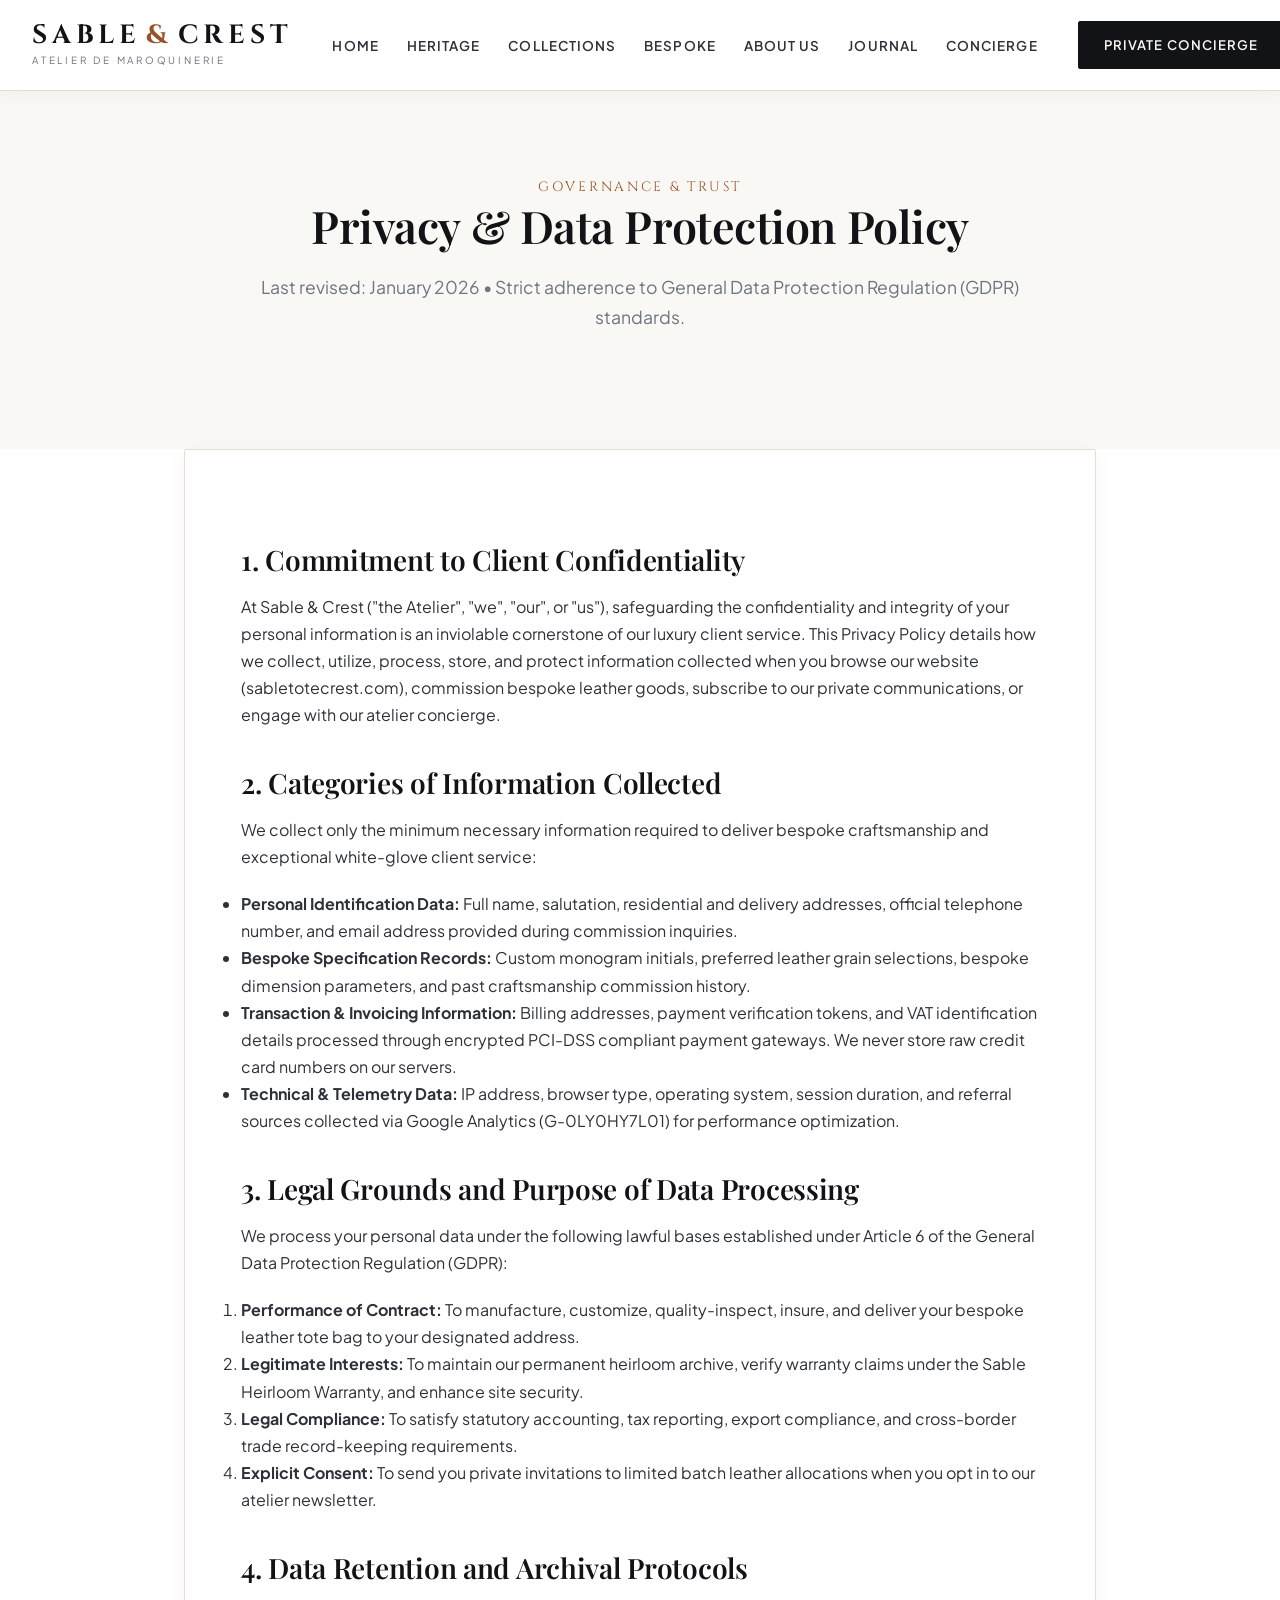
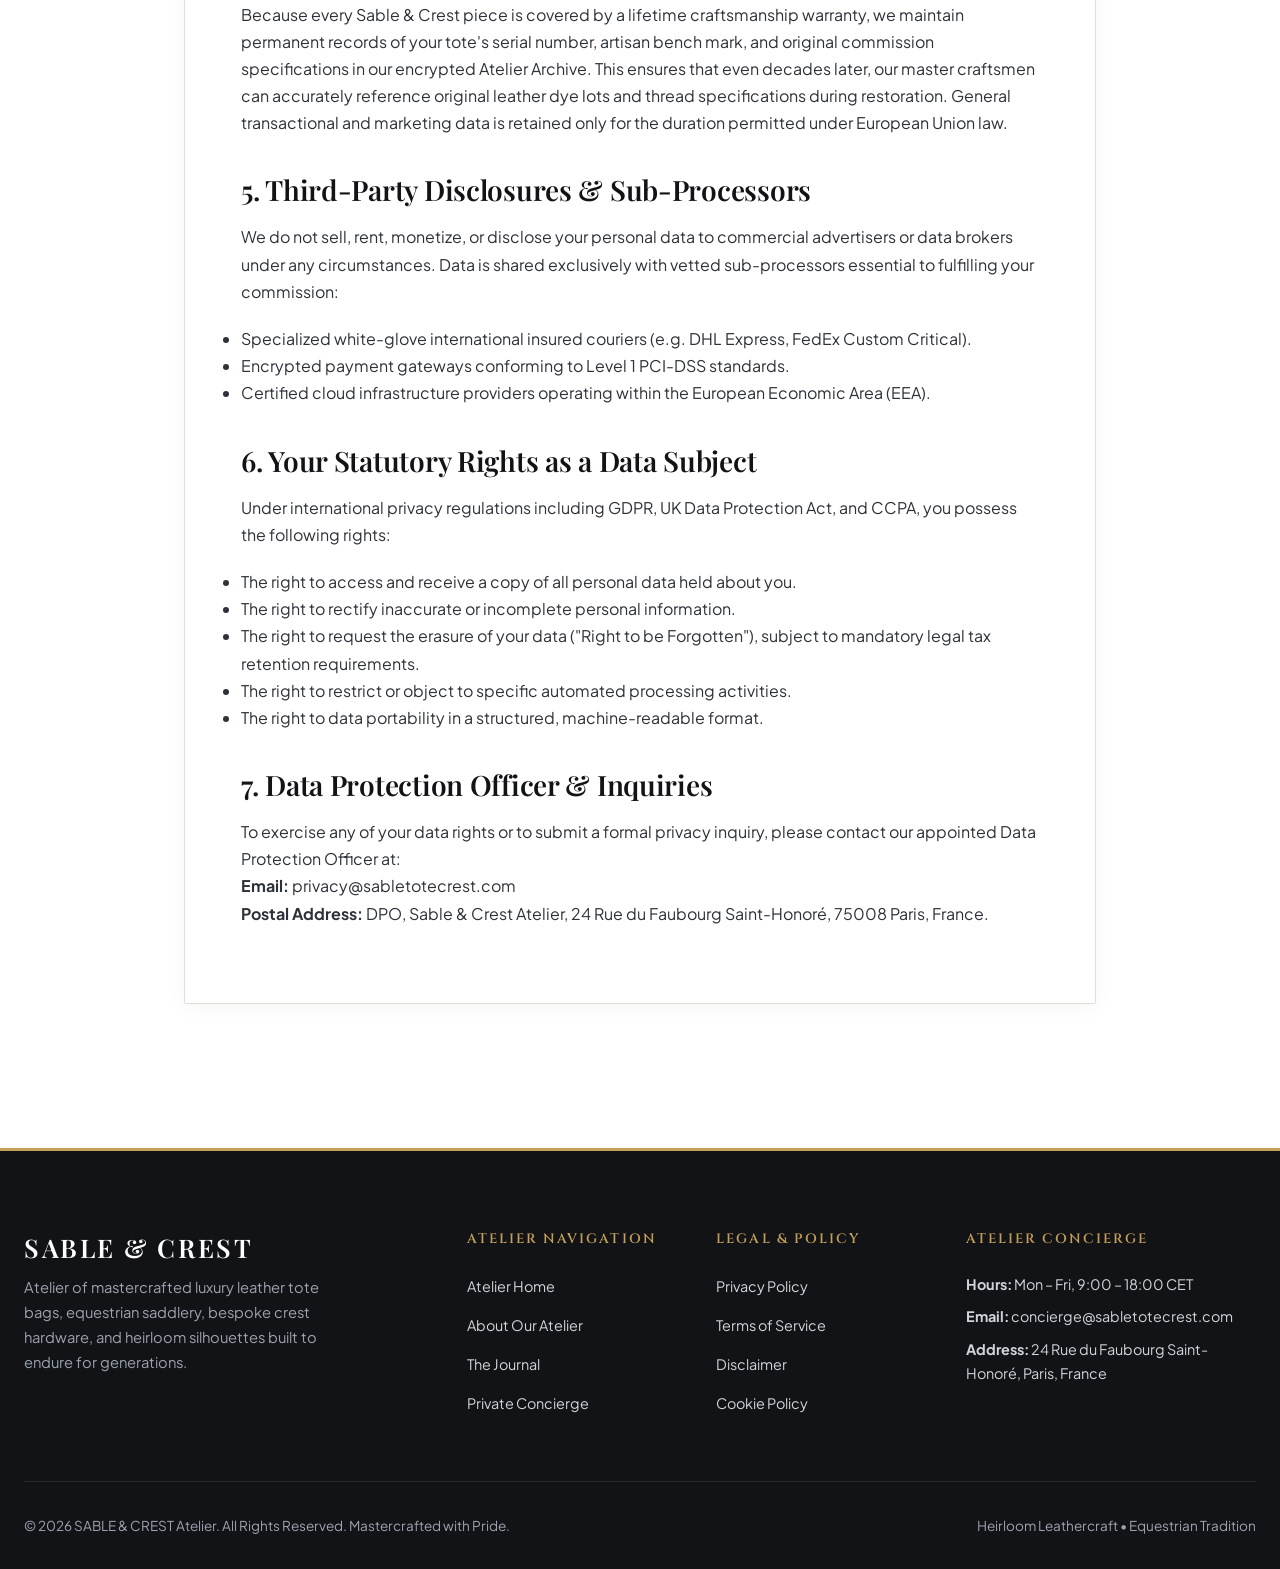
<file: privacy.html>
<!DOCTYPE html>
<html lang="en">
<head>
    <meta charset="UTF-8">
    <meta name="viewport" content="width=device-width, initial-scale=1.0">
    <title>Privacy & Data Protection Policy | SABLE & CREST | SABLE &amp; CREST Luxury Leather Atelier</title>
    <meta name="description" content="Read the comprehensive privacy policy and data governance practices of Sable & Crest in accordance with GDPR and international data standards.">
    <link rel="preconnect" href="https://fonts.googleapis.com">
    <link rel="preconnect" href="https://fonts.gstatic.com" crossorigin>
    <link href="https://fonts.googleapis.com/css2?family=Cinzel:wght@500;600;700;800&family=Playfair+Display:ital,wght@0,400;0,600;0,700;1,400;1,600&family=Plus+Jakarta+Sans:wght@300;400;500;600;700&display=swap" rel="stylesheet">
    <link rel="stylesheet" href="css/style.css">
    
    <!-- Google Analytics -->
    <script async src="https://www.googletagmanager.com/gtag/js?id=G-0LY0HY7L01"></script>
    <script>
      window.dataLayer = window.dataLayer || [];
      function gtag(){dataLayer.push(arguments);}
      gtag('js', new Date());
      gtag('config', 'G-0LY0HY7L01');
    </script>
</head>
<body>

        <header class="site-header">
        <div class="nav-inner">
            <a href="index.html" class="brand-logo">
                <div class="brand-crest-mark">SABLE <span>&amp;</span> CREST</div>
                <div class="brand-subtext">ATELIER DE MAROQUINERIE</div>
            </a>
            
            <nav class="nav-menu">
                <ul class="nav-links">
                    <li><a href="index.html" class="nav-link">Home</a></li>
                    <li><a href="index.html#heritage" class="nav-link">Heritage</a></li>
                    <li><a href="index.html#collections" class="nav-link">Collections</a></li>
                    <li><a href="index.html#customizer" class="nav-link">Bespoke</a></li>
                    <li><a href="about.html" class="nav-link ">About Us</a></li>
                    <li><a href="blog.html" class="nav-link ">Journal</a></li>
                    <li><a href="contact.html" class="nav-link ">Concierge</a></li>
                </ul>
            </nav>
            
            <div class="nav-actions">
                <a href="contact.html" class="btn btn-primary">Private Concierge</a>
            </div>
        </div>
    </header>

    <main id="main-content">
        <section class="article-header">
            <div class="container">
                <span class="article-category">Governance &amp; Trust</span>
                <h1 class="article-title">Privacy &amp; Data Protection Policy</h1>
                <p class="section-desc">Last revised: January 2026 &bull; Strict adherence to General Data Protection Regulation (GDPR) standards.</p>
            </div>
        </section>

        <section class="section-padding bg-white" style="padding-top: 0;">
            <div class="container-narrow">
                <div class="legal-card">
                    <h2>1. Commitment to Client Confidentiality</h2>
                    <p>
                        At Sable &amp; Crest ("the Atelier", "we", "our", or "us"), safeguarding the confidentiality and integrity of your personal information is an inviolable cornerstone of our luxury client service. This Privacy Policy details how we collect, utilize, process, store, and protect information collected when you browse our website (sabletotecrest.com), commission bespoke leather goods, subscribe to our private communications, or engage with our atelier concierge.
                    </p>

                    <h2>2. Categories of Information Collected</h2>
                    <p>We collect only the minimum necessary information required to deliver bespoke craftsmanship and exceptional white-glove client service:</p>
                    <ul>
                        <li><strong>Personal Identification Data:</strong> Full name, salutation, residential and delivery addresses, official telephone number, and email address provided during commission inquiries.</li>
                        <li><strong>Bespoke Specification Records:</strong> Custom monogram initials, preferred leather grain selections, bespoke dimension parameters, and past craftsmanship commission history.</li>
                        <li><strong>Transaction &amp; Invoicing Information:</strong> Billing addresses, payment verification tokens, and VAT identification details processed through encrypted PCI-DSS compliant payment gateways. We never store raw credit card numbers on our servers.</li>
                        <li><strong>Technical &amp; Telemetry Data:</strong> IP address, browser type, operating system, session duration, and referral sources collected via Google Analytics (G-0LY0HY7L01) for performance optimization.</li>
                    </ul>

                    <h2>3. Legal Grounds and Purpose of Data Processing</h2>
                    <p>We process your personal data under the following lawful bases established under Article 6 of the General Data Protection Regulation (GDPR):</p>
                    <ol>
                        <li><strong>Performance of Contract:</strong> To manufacture, customize, quality-inspect, insure, and deliver your bespoke leather tote bag to your designated address.</li>
                        <li><strong>Legitimate Interests:</strong> To maintain our permanent heirloom archive, verify warranty claims under the Sable Heirloom Warranty, and enhance site security.</li>
                        <li><strong>Legal Compliance:</strong> To satisfy statutory accounting, tax reporting, export compliance, and cross-border trade record-keeping requirements.</li>
                        <li><strong>Explicit Consent:</strong> To send you private invitations to limited batch leather allocations when you opt in to our atelier newsletter.</li>
                    </ol>

                    <h2>4. Data Retention and Archival Protocols</h2>
                    <p>
                        Because every Sable &amp; Crest piece is covered by a lifetime craftsmanship warranty, we maintain permanent records of your tote's serial number, artisan bench mark, and original commission specifications in our encrypted Atelier Archive. This ensures that even decades later, our master craftsmen can accurately reference original leather dye lots and thread specifications during restoration. General transactional and marketing data is retained only for the duration permitted under European Union law.
                    </p>

                    <h2>5. Third-Party Disclosures &amp; Sub-Processors</h2>
                    <p>
                        We do not sell, rent, monetize, or disclose your personal data to commercial advertisers or data brokers under any circumstances. Data is shared exclusively with vetted sub-processors essential to fulfilling your commission:
                    </p>
                    <ul>
                        <li>Specialized white-glove international insured couriers (e.g. DHL Express, FedEx Custom Critical).</li>
                        <li>Encrypted payment gateways conforming to Level 1 PCI-DSS standards.</li>
                        <li>Certified cloud infrastructure providers operating within the European Economic Area (EEA).</li>
                    </ul>

                    <h2>6. Your Statutory Rights as a Data Subject</h2>
                    <p>Under international privacy regulations including GDPR, UK Data Protection Act, and CCPA, you possess the following rights:</p>
                    <ul>
                        <li>The right to access and receive a copy of all personal data held about you.</li>
                        <li>The right to rectify inaccurate or incomplete personal information.</li>
                        <li>The right to request the erasure of your data ("Right to be Forgotten"), subject to mandatory legal tax retention requirements.</li>
                        <li>The right to restrict or object to specific automated processing activities.</li>
                        <li>The right to data portability in a structured, machine-readable format.</li>
                    </ul>

                    <h2>7. Data Protection Officer &amp; Inquiries</h2>
                    <p>
                        To exercise any of your data rights or to submit a formal privacy inquiry, please contact our appointed Data Protection Officer at:
                        <br><strong>Email:</strong> privacy@sabletotecrest.com
                        <br><strong>Postal Address:</strong> DPO, Sable &amp; Crest Atelier, 24 Rue du Faubourg Saint-Honor&eacute;, 75008 Paris, France.
                    </p>
                </div>
            </div>
        </section>
    </main>

    <footer class="site-footer">
        <div class="container">
            <div class="footer-grid">
                <div class="footer-brand">
                    <h4>SABLE <span>&amp;</span> CREST</h4>
                    <p class="footer-desc">
                        Atelier of mastercrafted luxury leather tote bags, equestrian saddlery, bespoke crest hardware, and heirloom silhouettes built to endure for generations.
                    </p>
                </div>

                <div class="footer-col">
                    <h5>Atelier Navigation</h5>
                    <ul class="footer-links">
                        <li><a href="index.html">Atelier Home</a></li>
                        <li><a href="about.html">About Our Atelier</a></li>
                        <li><a href="blog.html">The Journal</a></li>
                        <li><a href="contact.html">Private Concierge</a></li>
                    </ul>
                </div>

                <div class="footer-col">
                    <h5>Legal &amp; Policy</h5>
                    <ul class="footer-links">
                        <li><a href="privacy.html">Privacy Policy</a></li>
                        <li><a href="terms.html">Terms of Service</a></li>
                        <li><a href="disclaimer.html">Disclaimer</a></li>
                        <li><a href="cookies.html">Cookie Policy</a></li>
                    </ul>
                </div>

                <div class="footer-col">
                    <h5>Atelier Concierge</h5>
                    <p style="font-size: 0.9rem; color: #d1d5db; margin-bottom: 0.5rem;"><strong>Hours:</strong> Mon &ndash; Fri, 9:00 &ndash; 18:00 CET</p>
                    <p style="font-size: 0.9rem; color: #d1d5db; margin-bottom: 0.5rem;"><strong>Email:</strong> concierge@sabletotecrest.com</p>
                    <p style="font-size: 0.9rem; color: #d1d5db;"><strong>Address:</strong> 24 Rue du Faubourg Saint-Honor&eacute;, Paris, France</p>
                </div>
            </div>

            <div class="footer-bottom">
                <div>&copy; 2026 SABLE &amp; CREST Atelier. All Rights Reserved. Mastercrafted with Pride.</div>
                <div>Heirloom Leathercraft &bull; Equestrian Tradition</div>
            </div>
        </div>
    </footer>

    <script src="js/main.js"></script>
</body>
</html>
</file>
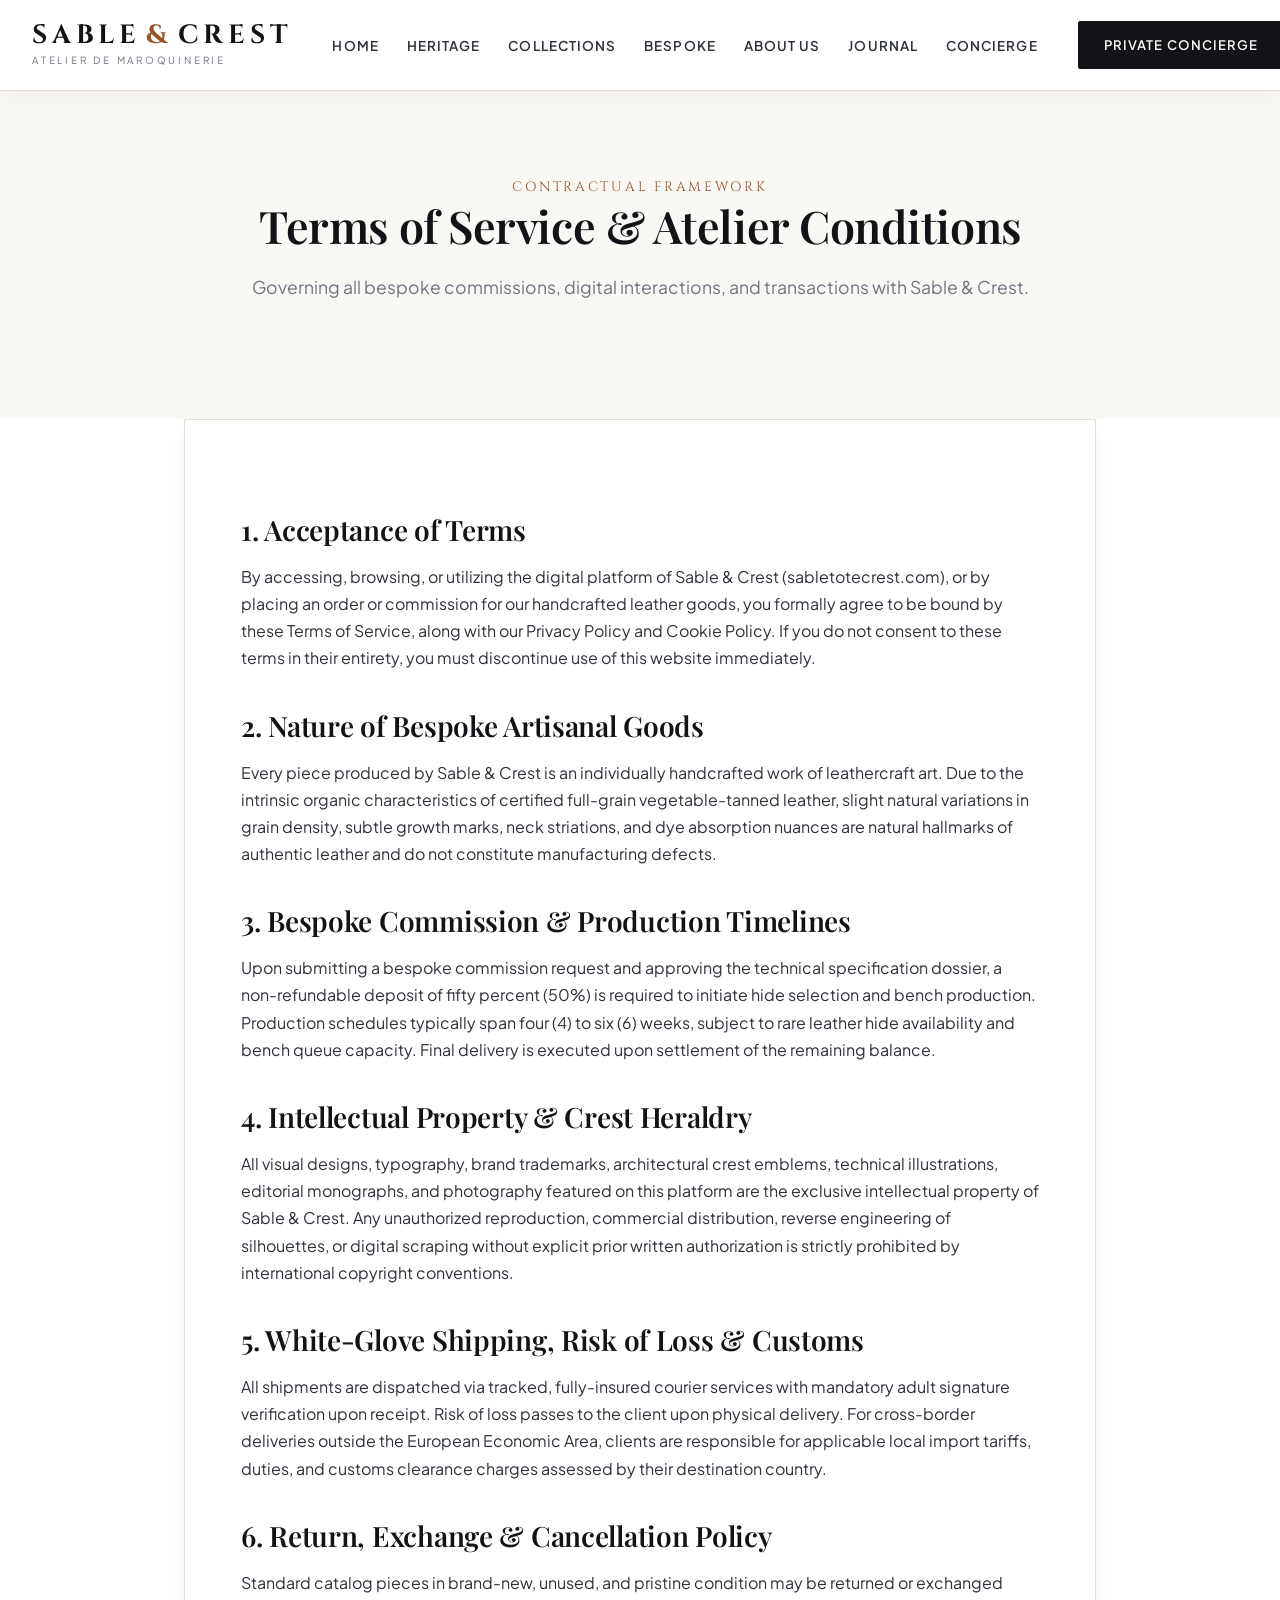
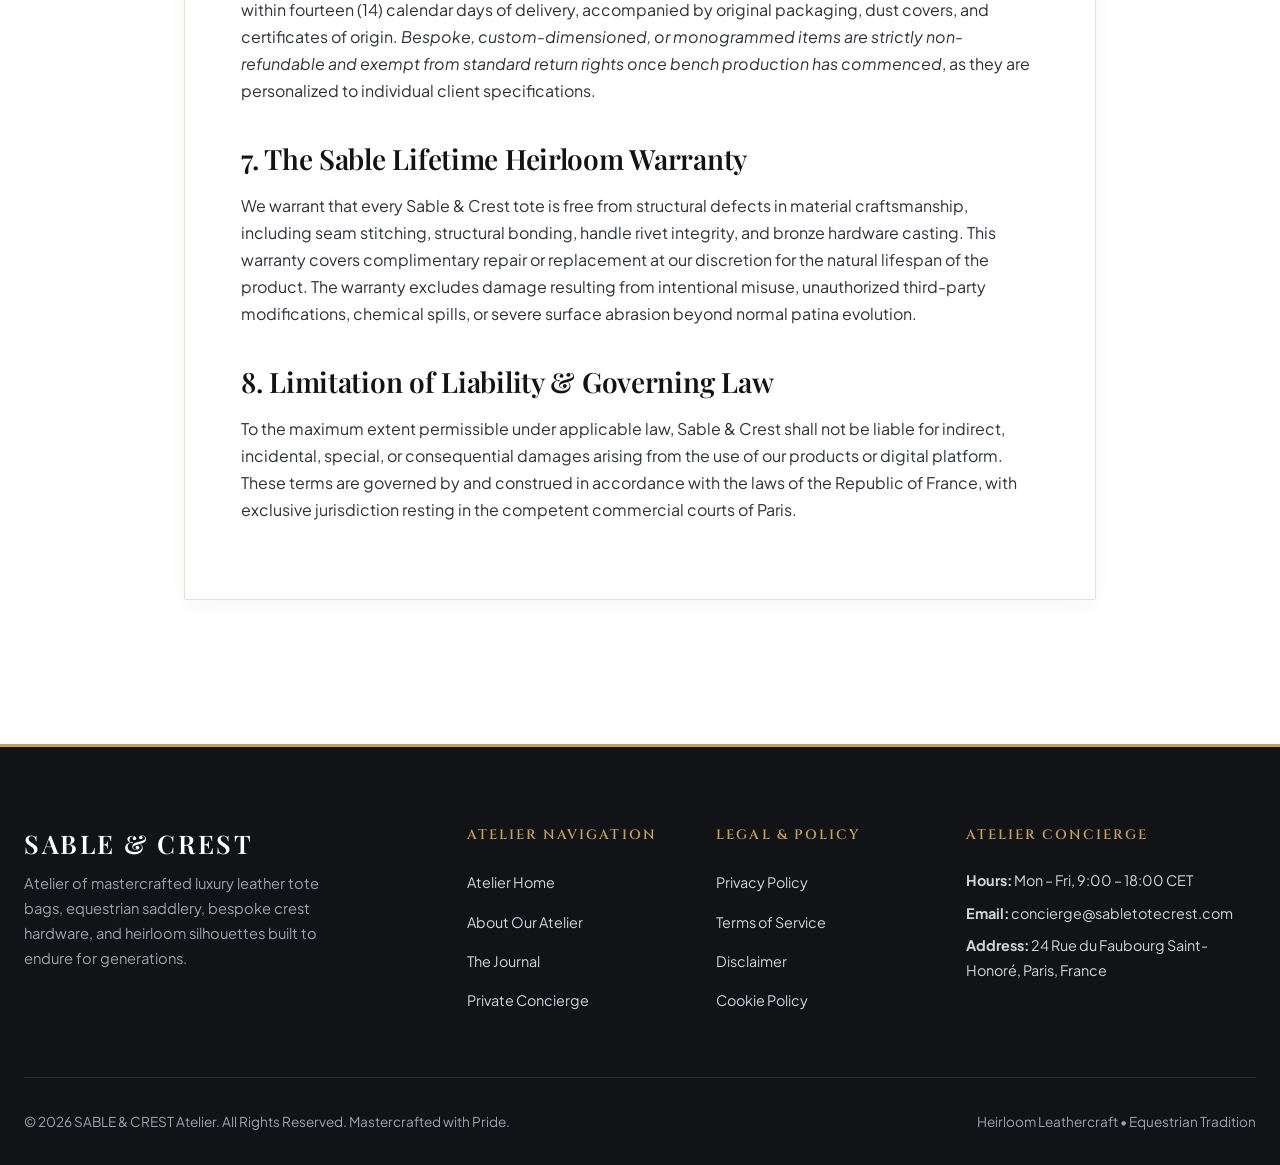
<file: terms.html>
<!DOCTYPE html>
<html lang="en">
<head>
    <meta charset="UTF-8">
    <meta name="viewport" content="width=device-width, initial-scale=1.0">
    <title>Terms of Service & Atelier Conditions | SABLE & CREST | SABLE &amp; CREST Luxury Leather Atelier</title>
    <meta name="description" content="Review the formal terms of service, bespoke commission terms, intellectual property protections, and warranty conditions of Sable & Crest.">
    <link rel="preconnect" href="https://fonts.googleapis.com">
    <link rel="preconnect" href="https://fonts.gstatic.com" crossorigin>
    <link href="https://fonts.googleapis.com/css2?family=Cinzel:wght@500;600;700;800&family=Playfair+Display:ital,wght@0,400;0,600;0,700;1,400;1,600&family=Plus+Jakarta+Sans:wght@300;400;500;600;700&display=swap" rel="stylesheet">
    <link rel="stylesheet" href="css/style.css">
    
    <!-- Google Analytics -->
    <script async src="https://www.googletagmanager.com/gtag/js?id=G-0LY0HY7L01"></script>
    <script>
      window.dataLayer = window.dataLayer || [];
      function gtag(){dataLayer.push(arguments);}
      gtag('js', new Date());
      gtag('config', 'G-0LY0HY7L01');
    </script>
</head>
<body>

        <header class="site-header">
        <div class="nav-inner">
            <a href="index.html" class="brand-logo">
                <div class="brand-crest-mark">SABLE <span>&amp;</span> CREST</div>
                <div class="brand-subtext">ATELIER DE MAROQUINERIE</div>
            </a>
            
            <nav class="nav-menu">
                <ul class="nav-links">
                    <li><a href="index.html" class="nav-link">Home</a></li>
                    <li><a href="index.html#heritage" class="nav-link">Heritage</a></li>
                    <li><a href="index.html#collections" class="nav-link">Collections</a></li>
                    <li><a href="index.html#customizer" class="nav-link">Bespoke</a></li>
                    <li><a href="about.html" class="nav-link ">About Us</a></li>
                    <li><a href="blog.html" class="nav-link ">Journal</a></li>
                    <li><a href="contact.html" class="nav-link ">Concierge</a></li>
                </ul>
            </nav>
            
            <div class="nav-actions">
                <a href="contact.html" class="btn btn-primary">Private Concierge</a>
            </div>
        </div>
    </header>

    <main id="main-content">
        <section class="article-header">
            <div class="container">
                <span class="article-category">Contractual Framework</span>
                <h1 class="article-title">Terms of Service &amp; Atelier Conditions</h1>
                <p class="section-desc">Governing all bespoke commissions, digital interactions, and transactions with Sable &amp; Crest.</p>
            </div>
        </section>

        <section class="section-padding bg-white" style="padding-top: 0;">
            <div class="container-narrow">
                <div class="legal-card">
                    <h2>1. Acceptance of Terms</h2>
                    <p>
                        By accessing, browsing, or utilizing the digital platform of Sable &amp; Crest (sabletotecrest.com), or by placing an order or commission for our handcrafted leather goods, you formally agree to be bound by these Terms of Service, along with our Privacy Policy and Cookie Policy. If you do not consent to these terms in their entirety, you must discontinue use of this website immediately.
                    </p>

                    <h2>2. Nature of Bespoke Artisanal Goods</h2>
                    <p>
                        Every piece produced by Sable &amp; Crest is an individually handcrafted work of leathercraft art. Due to the intrinsic organic characteristics of certified full-grain vegetable-tanned leather, slight natural variations in grain density, subtle growth marks, neck striations, and dye absorption nuances are natural hallmarks of authentic leather and do not constitute manufacturing defects.
                    </p>

                    <h2>3. Bespoke Commission &amp; Production Timelines</h2>
                    <p>
                        Upon submitting a bespoke commission request and approving the technical specification dossier, a non-refundable deposit of fifty percent (50%) is required to initiate hide selection and bench production. Production schedules typically span four (4) to six (6) weeks, subject to rare leather hide availability and bench queue capacity. Final delivery is executed upon settlement of the remaining balance.
                    </p>

                    <h2>4. Intellectual Property &amp; Crest Heraldry</h2>
                    <p>
                        All visual designs, typography, brand trademarks, architectural crest emblems, technical illustrations, editorial monographs, and photography featured on this platform are the exclusive intellectual property of Sable &amp; Crest. Any unauthorized reproduction, commercial distribution, reverse engineering of silhouettes, or digital scraping without explicit prior written authorization is strictly prohibited by international copyright conventions.
                    </p>

                    <h2>5. White-Glove Shipping, Risk of Loss &amp; Customs</h2>
                    <p>
                        All shipments are dispatched via tracked, fully-insured courier services with mandatory adult signature verification upon receipt. Risk of loss passes to the client upon physical delivery. For cross-border deliveries outside the European Economic Area, clients are responsible for applicable local import tariffs, duties, and customs clearance charges assessed by their destination country.
                    </p>

                    <h2>6. Return, Exchange &amp; Cancellation Policy</h2>
                    <p>
                        Standard catalog pieces in brand-new, unused, and pristine condition may be returned or exchanged within fourteen (14) calendar days of delivery, accompanied by original packaging, dust covers, and certificates of origin. <em>Bespoke, custom-dimensioned, or monogrammed items are strictly non-refundable and exempt from standard return rights once bench production has commenced</em>, as they are personalized to individual client specifications.
                    </p>

                    <h2>7. The Sable Lifetime Heirloom Warranty</h2>
                    <p>
                        We warrant that every Sable &amp; Crest tote is free from structural defects in material craftsmanship, including seam stitching, structural bonding, handle rivet integrity, and bronze hardware casting. This warranty covers complimentary repair or replacement at our discretion for the natural lifespan of the product. The warranty excludes damage resulting from intentional misuse, unauthorized third-party modifications, chemical spills, or severe surface abrasion beyond normal patina evolution.
                    </p>

                    <h2>8. Limitation of Liability &amp; Governing Law</h2>
                    <p>
                        To the maximum extent permissible under applicable law, Sable &amp; Crest shall not be liable for indirect, incidental, special, or consequential damages arising from the use of our products or digital platform. These terms are governed by and construed in accordance with the laws of the Republic of France, with exclusive jurisdiction resting in the competent commercial courts of Paris.
                    </p>
                </div>
            </div>
        </section>
    </main>

    <footer class="site-footer">
        <div class="container">
            <div class="footer-grid">
                <div class="footer-brand">
                    <h4>SABLE <span>&amp;</span> CREST</h4>
                    <p class="footer-desc">
                        Atelier of mastercrafted luxury leather tote bags, equestrian saddlery, bespoke crest hardware, and heirloom silhouettes built to endure for generations.
                    </p>
                </div>

                <div class="footer-col">
                    <h5>Atelier Navigation</h5>
                    <ul class="footer-links">
                        <li><a href="index.html">Atelier Home</a></li>
                        <li><a href="about.html">About Our Atelier</a></li>
                        <li><a href="blog.html">The Journal</a></li>
                        <li><a href="contact.html">Private Concierge</a></li>
                    </ul>
                </div>

                <div class="footer-col">
                    <h5>Legal &amp; Policy</h5>
                    <ul class="footer-links">
                        <li><a href="privacy.html">Privacy Policy</a></li>
                        <li><a href="terms.html">Terms of Service</a></li>
                        <li><a href="disclaimer.html">Disclaimer</a></li>
                        <li><a href="cookies.html">Cookie Policy</a></li>
                    </ul>
                </div>

                <div class="footer-col">
                    <h5>Atelier Concierge</h5>
                    <p style="font-size: 0.9rem; color: #d1d5db; margin-bottom: 0.5rem;"><strong>Hours:</strong> Mon &ndash; Fri, 9:00 &ndash; 18:00 CET</p>
                    <p style="font-size: 0.9rem; color: #d1d5db; margin-bottom: 0.5rem;"><strong>Email:</strong> concierge@sabletotecrest.com</p>
                    <p style="font-size: 0.9rem; color: #d1d5db;"><strong>Address:</strong> 24 Rue du Faubourg Saint-Honor&eacute;, Paris, France</p>
                </div>
            </div>

            <div class="footer-bottom">
                <div>&copy; 2026 SABLE &amp; CREST Atelier. All Rights Reserved. Mastercrafted with Pride.</div>
                <div>Heirloom Leathercraft &bull; Equestrian Tradition</div>
            </div>
        </div>
    </footer>

    <script src="js/main.js"></script>
</body>
</html>
</file>
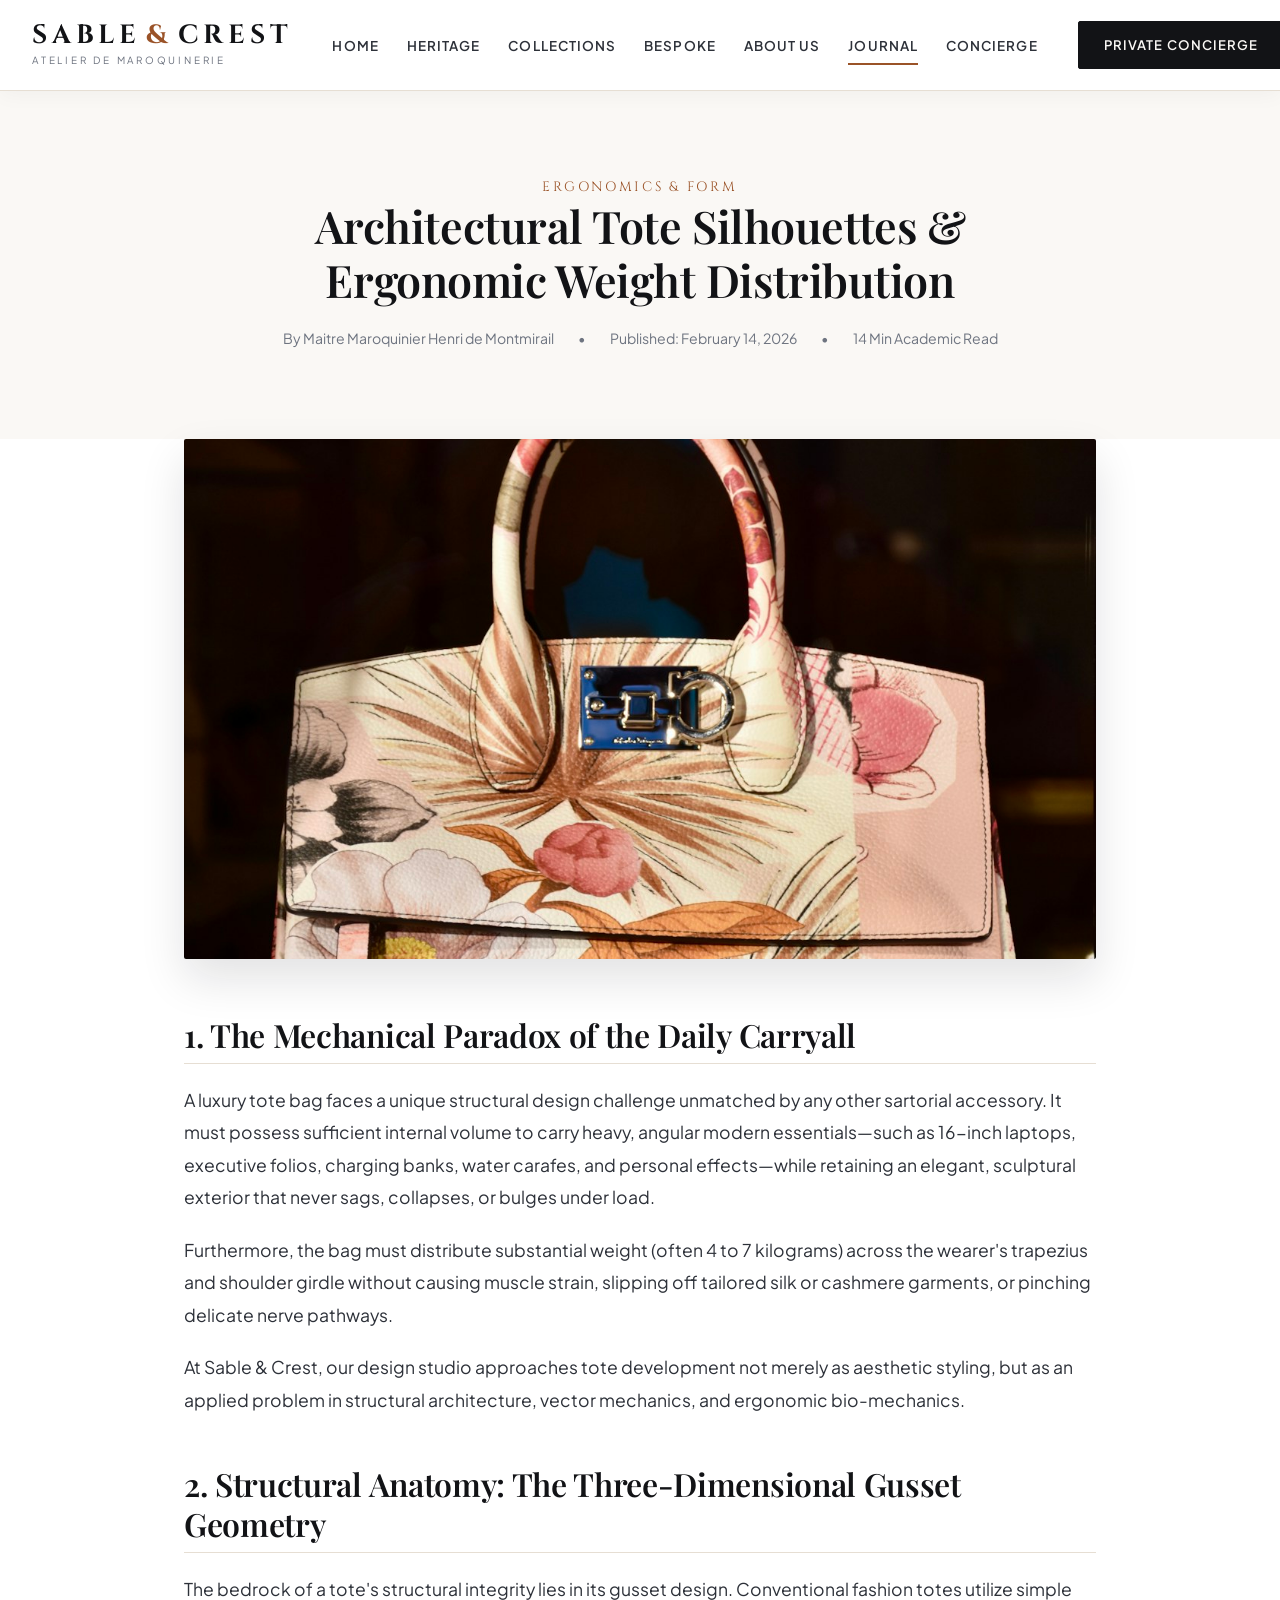
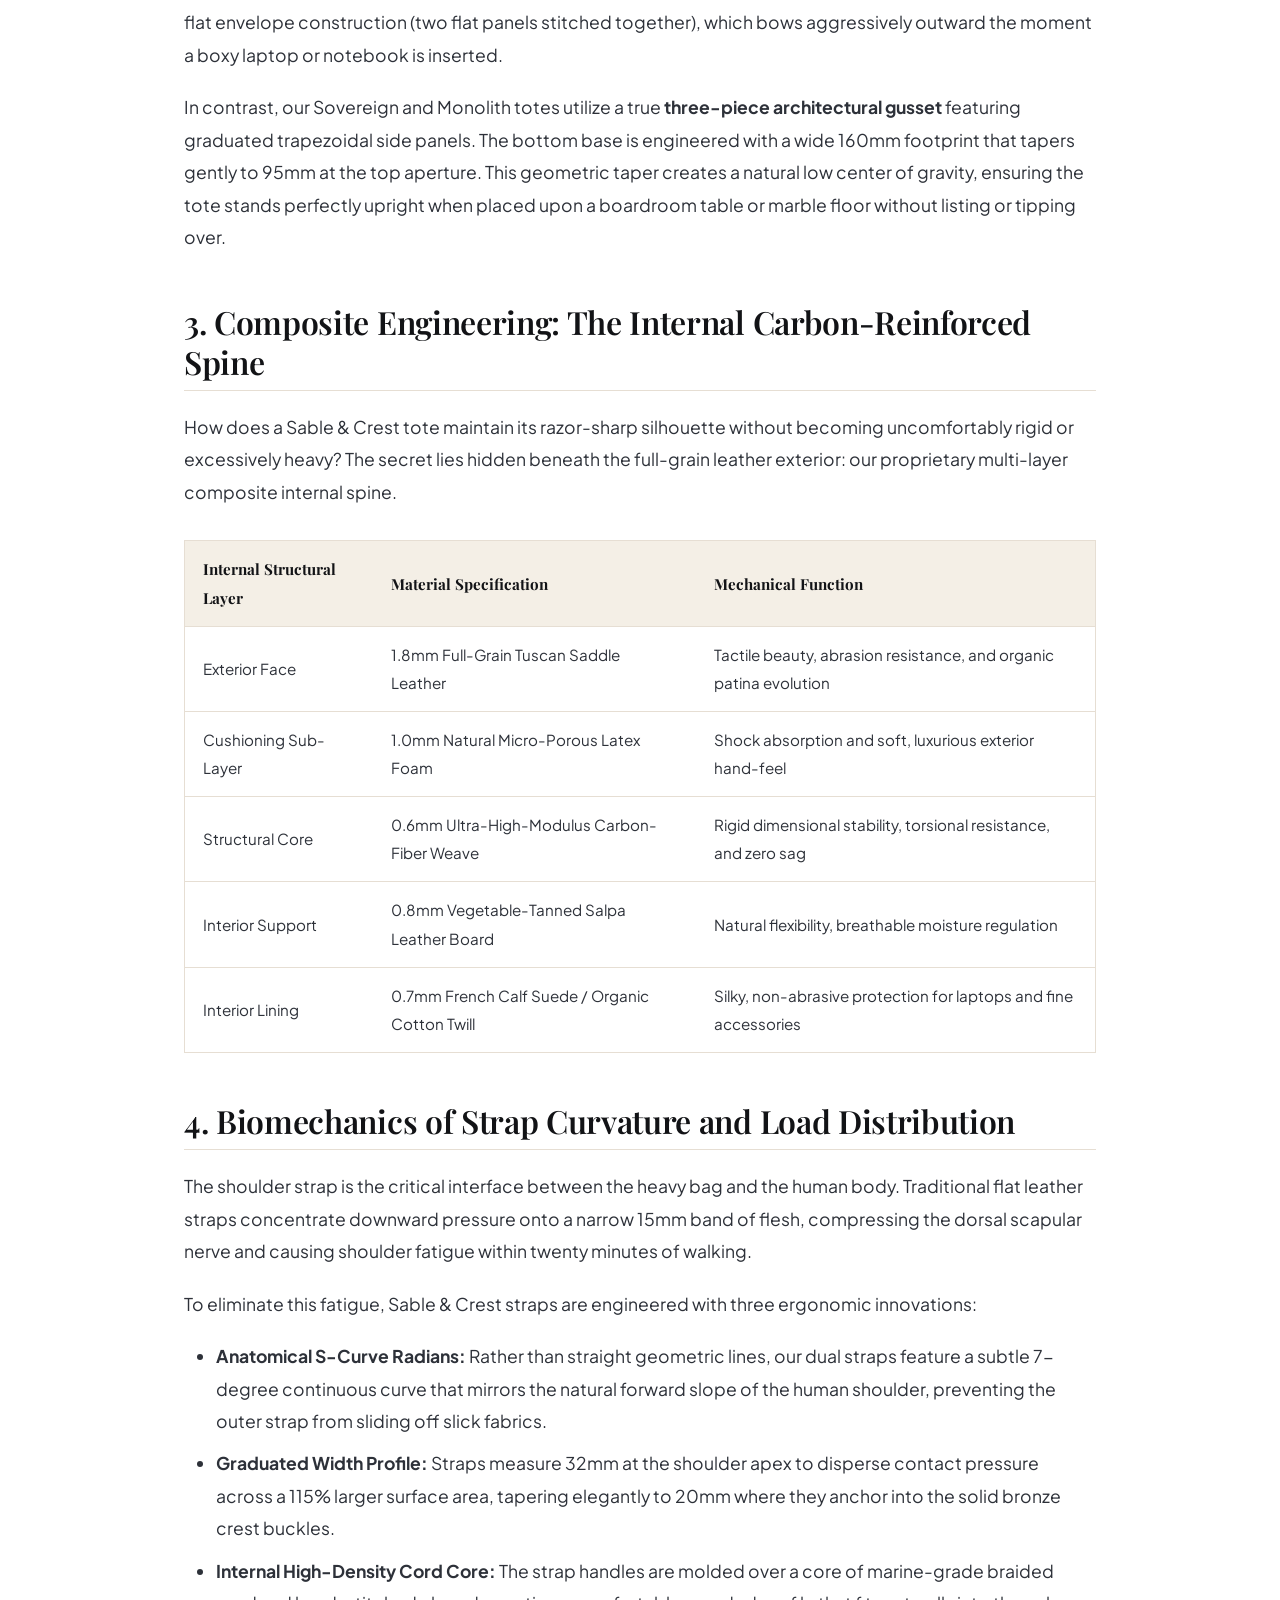
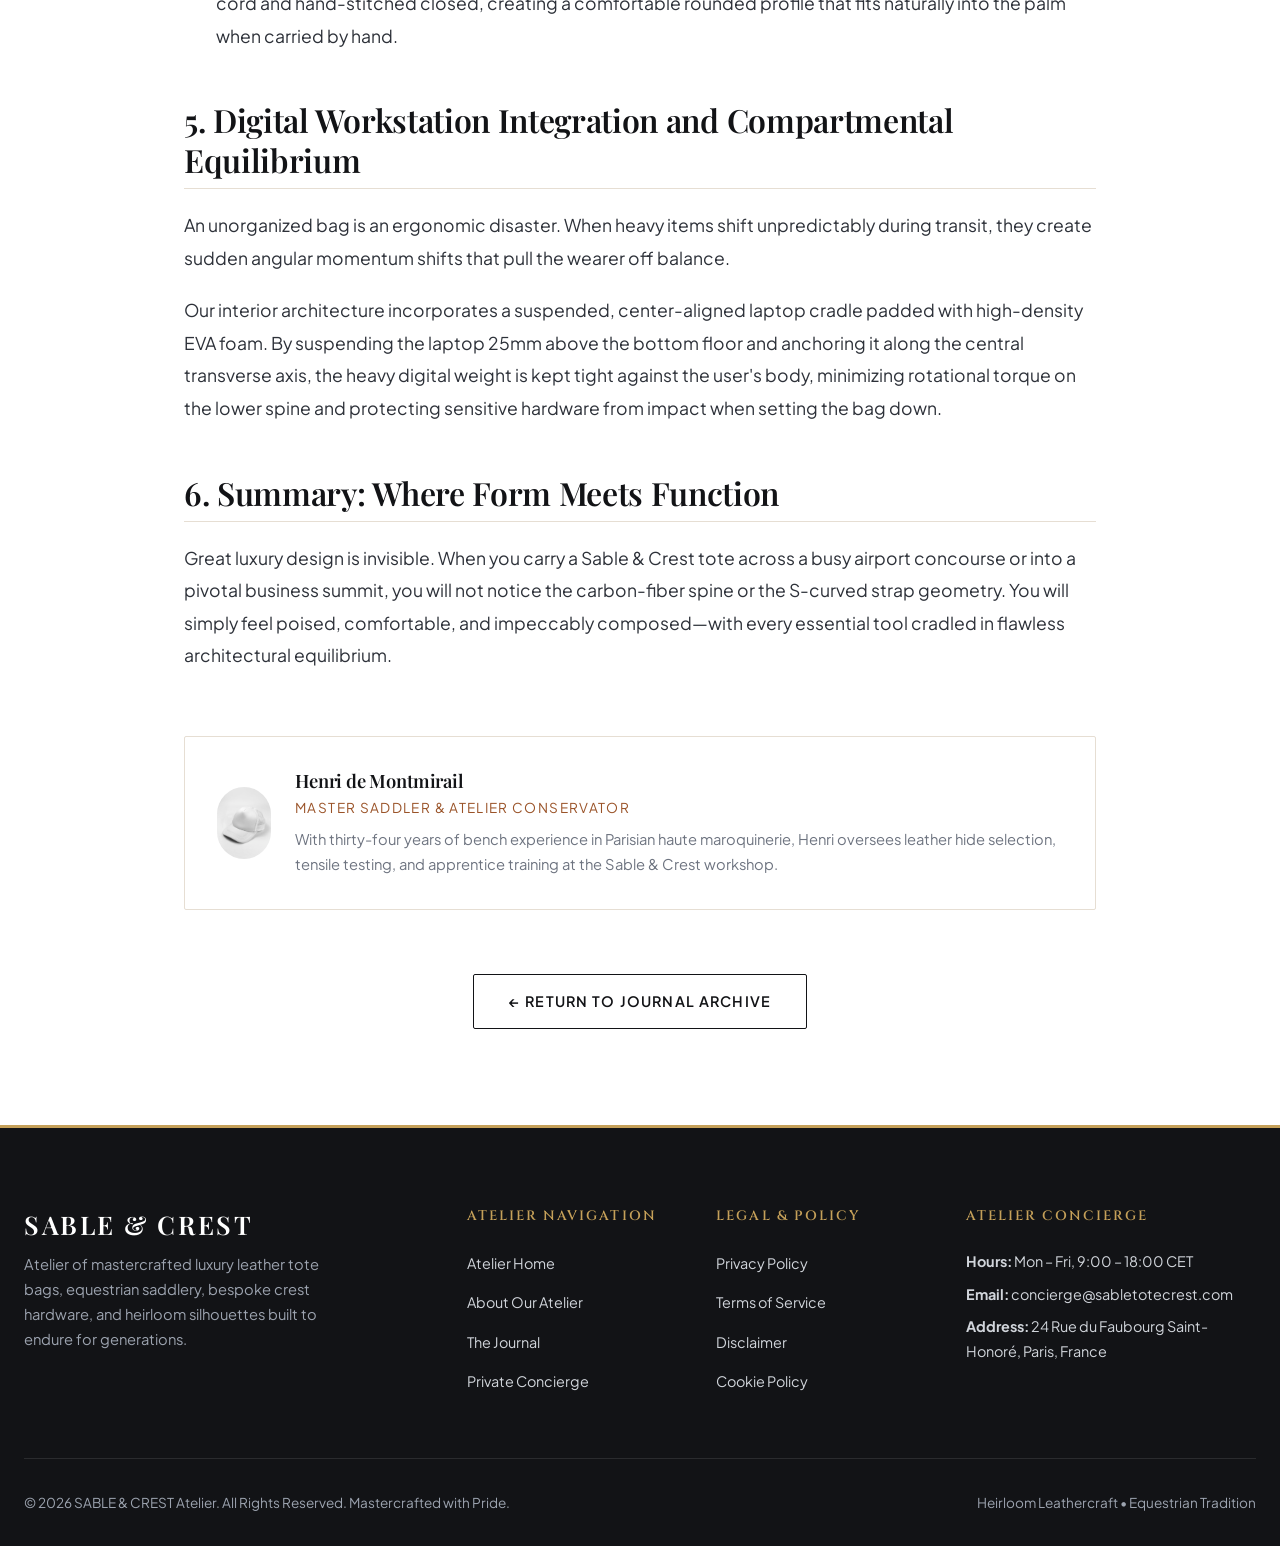
<file: blog/architectural-tote-silhouettes-and-ergonomic-weight-distribution.html>
<!DOCTYPE html>
<html lang="en">
<head>
    <meta charset="UTF-8">
    <meta name="viewport" content="width=device-width, initial-scale=1.0">
    <title>Architectural Tote Silhouettes & Ergonomic Weight Distribution | SABLE &amp; CREST Journal</title>
    <meta name="description" content="An engineering analysis of gusset geometry, carbon-reinforced internal spines, strap curvature dynamics, and ergonomic load management in executive carryalls.">
    <link rel="preconnect" href="https://fonts.googleapis.com">
    <link rel="preconnect" href="https://fonts.gstatic.com" crossorigin>
    <link href="https://fonts.googleapis.com/css2?family=Cinzel:wght@500;600;700;800&family=Playfair+Display:ital,wght@0,400;0,600;0,700;1,400;1,600&family=Plus+Jakarta+Sans:wght@300;400;500;600;700&display=swap" rel="stylesheet">
    <link rel="stylesheet" href="../css/style.css">
    
    <!-- Google Analytics -->
    <script async src="https://www.googletagmanager.com/gtag/js?id=G-0LY0HY7L01"></script>
    <script>
      window.dataLayer = window.dataLayer || [];
      function gtag(){dataLayer.push(arguments);}
      gtag('js', new Date());
      gtag('config', 'G-0LY0HY7L01');
    </script>
</head>
<body>

        <header class="site-header">
        <div class="nav-inner">
            <a href="../index.html" class="brand-logo">
                <div class="brand-crest-mark">SABLE <span>&amp;</span> CREST</div>
                <div class="brand-subtext">ATELIER DE MAROQUINERIE</div>
            </a>
            
            <nav class="nav-menu">
                <ul class="nav-links">
                    <li><a href="../index.html" class="nav-link">Home</a></li>
                    <li><a href="../index.html#heritage" class="nav-link">Heritage</a></li>
                    <li><a href="../index.html#collections" class="nav-link">Collections</a></li>
                    <li><a href="../index.html#customizer" class="nav-link">Bespoke</a></li>
                    <li><a href="../about.html" class="nav-link">About Us</a></li>
                    <li><a href="../blog.html" class="nav-link active">Journal</a></li>
                    <li><a href="../contact.html" class="nav-link">Concierge</a></li>
                </ul>
            </nav>
            
            <div class="nav-actions">
                <a href="../contact.html" class="btn btn-primary">Private Concierge</a>
            </div>
        </div>
    </header>

    <main id="main-content">
        <article class="article-header">
            <div class="container">
                <span class="article-category">Ergonomics & Form</span>
                <h1 class="article-title">Architectural Tote Silhouettes & Ergonomic Weight Distribution</h1>
                <div class="article-meta">
                    <span>By Maitre Maroquinier Henri de Montmirail</span>
                    <span>&bull;</span>
                    <span>Published: February 14, 2026</span>
                    <span>&bull;</span>
                    <span>14 Min Academic Read</span>
                </div>
            </div>
        </article>

        <div class="section-padding bg-white" style="padding-top: 0;">
            <div class="container-narrow">

                <img src="../images/sable-structured-black-leather-carryall.jpg" alt="Architectural tote silhouette and load distribution" class="article-hero-img">

                <div class="article-prose">
                    <h2>1. The Mechanical Paradox of the Daily Carryall</h2>
                    <p>
                        A luxury tote bag faces a unique structural design challenge unmatched by any other sartorial accessory. It must possess sufficient internal volume to carry heavy, angular modern essentials—such as 16-inch laptops, executive folios, charging banks, water carafes, and personal effects—while retaining an elegant, sculptural exterior that never sags, collapses, or bulges under load.
                    </p>
                    <p>
                        Furthermore, the bag must distribute substantial weight (often 4 to 7 kilograms) across the wearer's trapezius and shoulder girdle without causing muscle strain, slipping off tailored silk or cashmere garments, or pinching delicate nerve pathways.
                    </p>
                    <p>
                        At Sable &amp; Crest, our design studio approaches tote development not merely as aesthetic styling, but as an applied problem in structural architecture, vector mechanics, and ergonomic bio-mechanics.
                    </p>

                    <h2>2. Structural Anatomy: The Three-Dimensional Gusset Geometry</h2>
                    <p>
                        The bedrock of a tote's structural integrity lies in its gusset design. Conventional fashion totes utilize simple flat envelope construction (two flat panels stitched together), which bows aggressively outward the moment a boxy laptop or notebook is inserted.
                    </p>
                    <p>
                        In contrast, our Sovereign and Monolith totes utilize a true <strong>three-piece architectural gusset</strong> featuring graduated trapezoidal side panels. The bottom base is engineered with a wide 160mm footprint that tapers gently to 95mm at the top aperture. This geometric taper creates a natural low center of gravity, ensuring the tote stands perfectly upright when placed upon a boardroom table or marble floor without listing or tipping over.
                    </p>

                    <h2>3. Composite Engineering: The Internal Carbon-Reinforced Spine</h2>
                    <p>
                        How does a Sable &amp; Crest tote maintain its razor-sharp silhouette without becoming uncomfortably rigid or excessively heavy? The secret lies hidden beneath the full-grain leather exterior: our proprietary multi-layer composite internal spine.
                    </p>

                    <table class="program-table">
                        <thead>
                            <tr>
                                <th>Internal Structural Layer</th>
                                <th>Material Specification</th>
                                <th>Mechanical Function</th>
                            </tr>
                        </thead>
                        <tbody>
                            <tr>
                                <td>Exterior Face</td>
                                <td>1.8mm Full-Grain Tuscan Saddle Leather</td>
                                <td>Tactile beauty, abrasion resistance, and organic patina evolution</td>
                            </tr>
                            <tr>
                                <td>Cushioning Sub-Layer</td>
                                <td>1.0mm Natural Micro-Porous Latex Foam</td>
                                <td>Shock absorption and soft, luxurious exterior hand-feel</td>
                            </tr>
                            <tr>
                                <td>Structural Core</td>
                                <td>0.6mm Ultra-High-Modulus Carbon-Fiber Weave</td>
                                <td>Rigid dimensional stability, torsional resistance, and zero sag</td>
                            </tr>
                            <tr>
                                <td>Interior Support</td>
                                <td>0.8mm Vegetable-Tanned Salpa Leather Board</td>
                                <td>Natural flexibility, breathable moisture regulation</td>
                            </tr>
                            <tr>
                                <td>Interior Lining</td>
                                <td>0.7mm French Calf Suede / Organic Cotton Twill</td>
                                <td>Silky, non-abrasive protection for laptops and fine accessories</td>
                            </tr>
                        </tbody>
                    </table>

                    <h2>4. Biomechanics of Strap Curvature and Load Distribution</h2>
                    <p>
                        The shoulder strap is the critical interface between the heavy bag and the human body. Traditional flat leather straps concentrate downward pressure onto a narrow 15mm band of flesh, compressing the dorsal scapular nerve and causing shoulder fatigue within twenty minutes of walking.
                    </p>
                    <p>
                        To eliminate this fatigue, Sable &amp; Crest straps are engineered with three ergonomic innovations:
                    </p>
                    <ul>
                        <li><strong>Anatomical S-Curve Radians:</strong> Rather than straight geometric lines, our dual straps feature a subtle 7-degree continuous curve that mirrors the natural forward slope of the human shoulder, preventing the outer strap from sliding off slick fabrics.</li>
                        <li><strong>Graduated Width Profile:</strong> Straps measure 32mm at the shoulder apex to disperse contact pressure across a 115% larger surface area, tapering elegantly to 20mm where they anchor into the solid bronze crest buckles.</li>
                        <li><strong>Internal High-Density Cord Core:</strong> The strap handles are molded over a core of marine-grade braided cord and hand-stitched closed, creating a comfortable rounded profile that fits naturally into the palm when carried by hand.</li>
                    </ul>

                    <h2>5. Digital Workstation Integration and Compartmental Equilibrium</h2>
                    <p>
                        An unorganized bag is an ergonomic disaster. When heavy items shift unpredictably during transit, they create sudden angular momentum shifts that pull the wearer off balance.
                    </p>
                    <p>
                        Our interior architecture incorporates a suspended, center-aligned laptop cradle padded with high-density EVA foam. By suspending the laptop 25mm above the bottom floor and anchoring it along the central transverse axis, the heavy digital weight is kept tight against the user's body, minimizing rotational torque on the lower spine and protecting sensitive hardware from impact when setting the bag down.
                    </p>

                    <h2>6. Summary: Where Form Meets Function</h2>
                    <p>
                        Great luxury design is invisible. When you carry a Sable &amp; Crest tote across a busy airport concourse or into a pivotal business summit, you will not notice the carbon-fiber spine or the S-curved strap geometry. You will simply feel poised, comfortable, and impeccably composed—with every essential tool cradled in flawless architectural equilibrium.
                    </p>
                </div>

                <div class="blog-author-box">
                    <img src="../images/sable-artisan-workbench-cutting-leather.jpg" alt="Master Artisan Henri de Montmirail" class="author-avatar">
                    <div>
                        <h4 style="font-size: 1.15rem; margin-bottom: 0.25rem;">Henri de Montmirail</h4>
                        <p style="font-size: 0.85rem; color: var(--color-cognac); text-transform: uppercase; letter-spacing: 0.1em; margin-bottom: 0.5rem;">Master Saddler &amp; Atelier Conservator</p>
                        <p style="font-size: 0.92rem; color: var(--color-muted-gray); margin: 0;">
                            With thirty-four years of bench experience in Parisian haute maroquinerie, Henri oversees leather hide selection, tensile testing, and apprentice training at the Sable &amp; Crest workshop.
                        </p>
                    </div>
                </div>

                <div class="text-center" style="margin-top: 4rem;">
                    <a href="../blog.html" class="btn btn-outline">&larr; Return to Journal Archive</a>
                </div>
            </div>
        </div>
    </main>

    <footer class="site-footer">
        <div class="container">
            <div class="footer-grid">
                <div class="footer-brand">
                    <h4>SABLE <span>&amp;</span> CREST</h4>
                    <p class="footer-desc">
                        Atelier of mastercrafted luxury leather tote bags, equestrian saddlery, bespoke crest hardware, and heirloom silhouettes built to endure for generations.
                    </p>
                </div>

                <div class="footer-col">
                    <h5>Atelier Navigation</h5>
                    <ul class="footer-links">
                        <li><a href="../index.html">Atelier Home</a></li>
                        <li><a href="../about.html">About Our Atelier</a></li>
                        <li><a href="../blog.html">The Journal</a></li>
                        <li><a href="../contact.html">Private Concierge</a></li>
                    </ul>
                </div>

                <div class="footer-col">
                    <h5>Legal &amp; Policy</h5>
                    <ul class="footer-links">
                        <li><a href="../privacy.html">Privacy Policy</a></li>
                        <li><a href="../terms.html">Terms of Service</a></li>
                        <li><a href="../disclaimer.html">Disclaimer</a></li>
                        <li><a href="../cookies.html">Cookie Policy</a></li>
                    </ul>
                </div>

                <div class="footer-col">
                    <h5>Atelier Concierge</h5>
                    <p style="font-size: 0.9rem; color: #d1d5db; margin-bottom: 0.5rem;"><strong>Hours:</strong> Mon &ndash; Fri, 9:00 &ndash; 18:00 CET</p>
                    <p style="font-size: 0.9rem; color: #d1d5db; margin-bottom: 0.5rem;"><strong>Email:</strong> concierge@sabletotecrest.com</p>
                    <p style="font-size: 0.9rem; color: #d1d5db;"><strong>Address:</strong> 24 Rue du Faubourg Saint-Honor&eacute;, Paris, France</p>
                </div>
            </div>

            <div class="footer-bottom">
                <div>&copy; 2026 SABLE &amp; CREST Atelier. All Rights Reserved. Mastercrafted with Pride.</div>
                <div>Heirloom Leathercraft &bull; Equestrian Tradition</div>
            </div>
        </div>
    </footer>

    <script src="../js/main.js"></script>
</body>
</html>
</file>
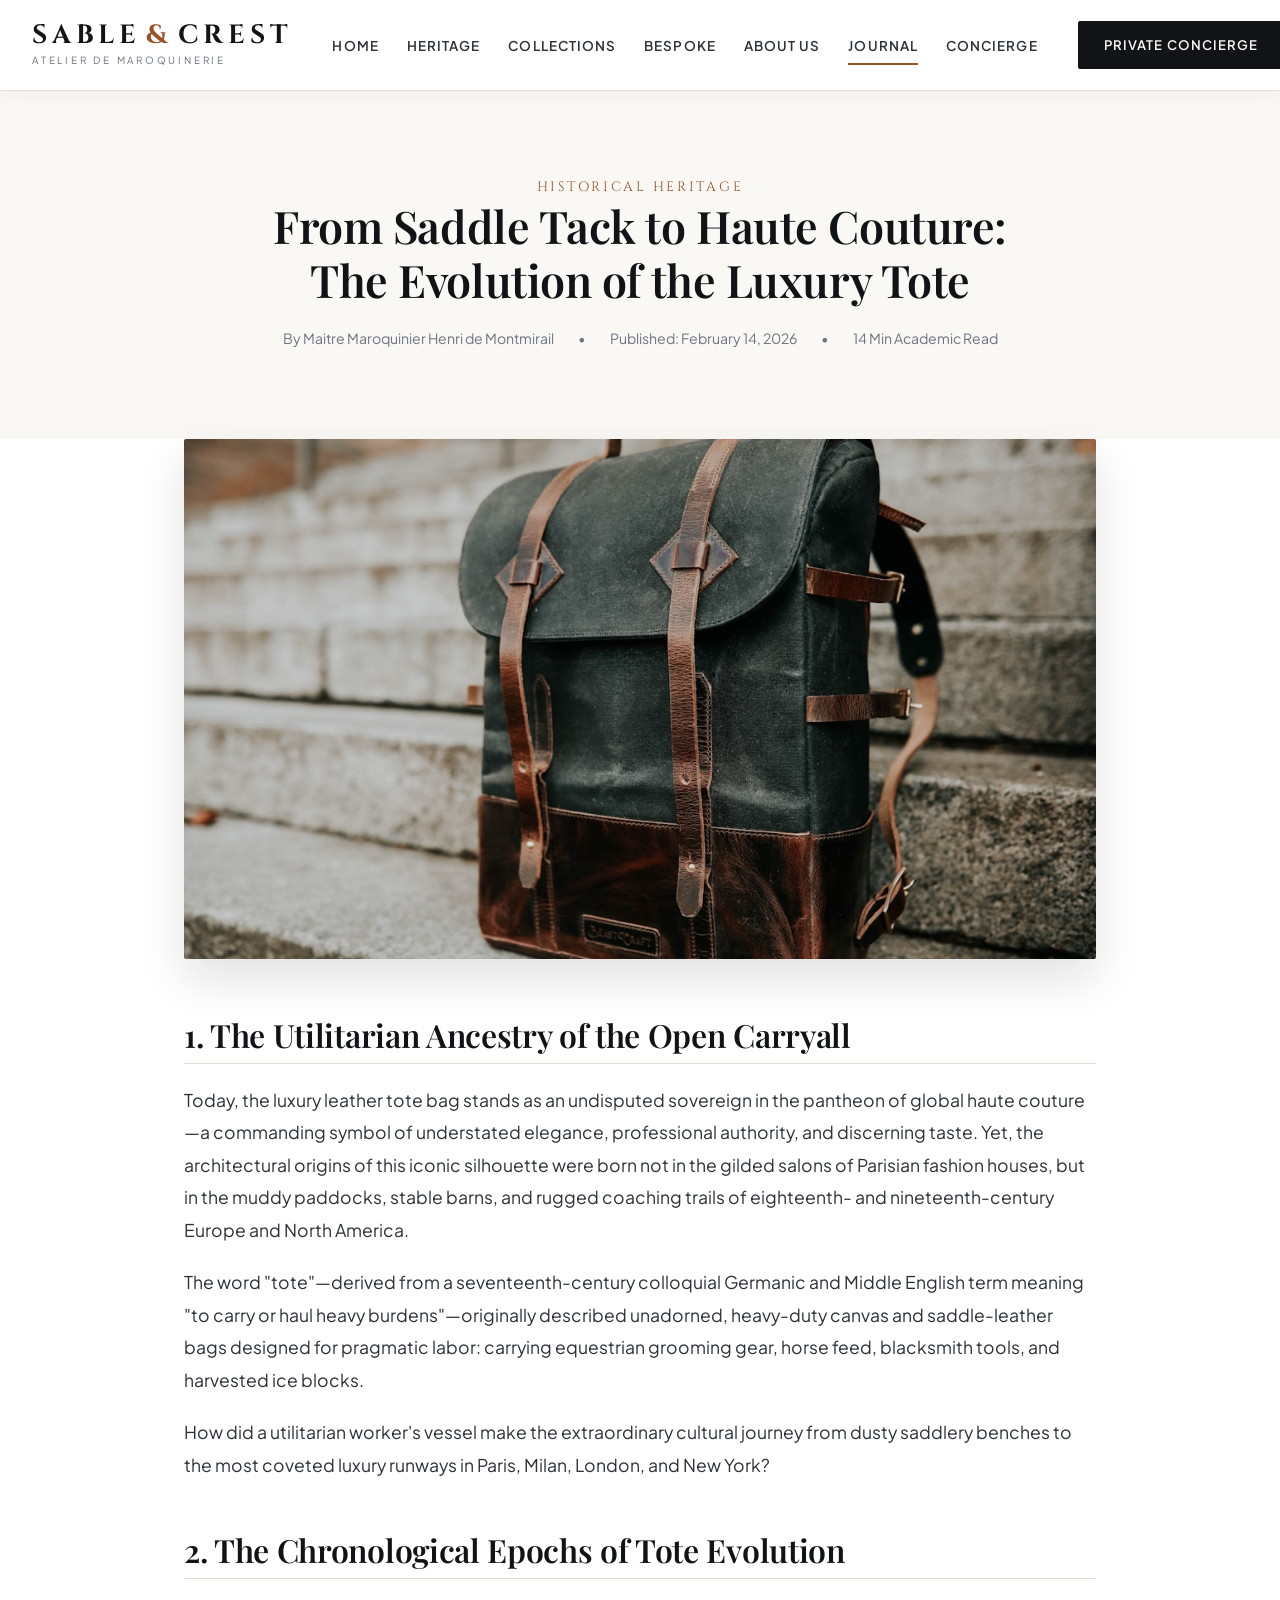
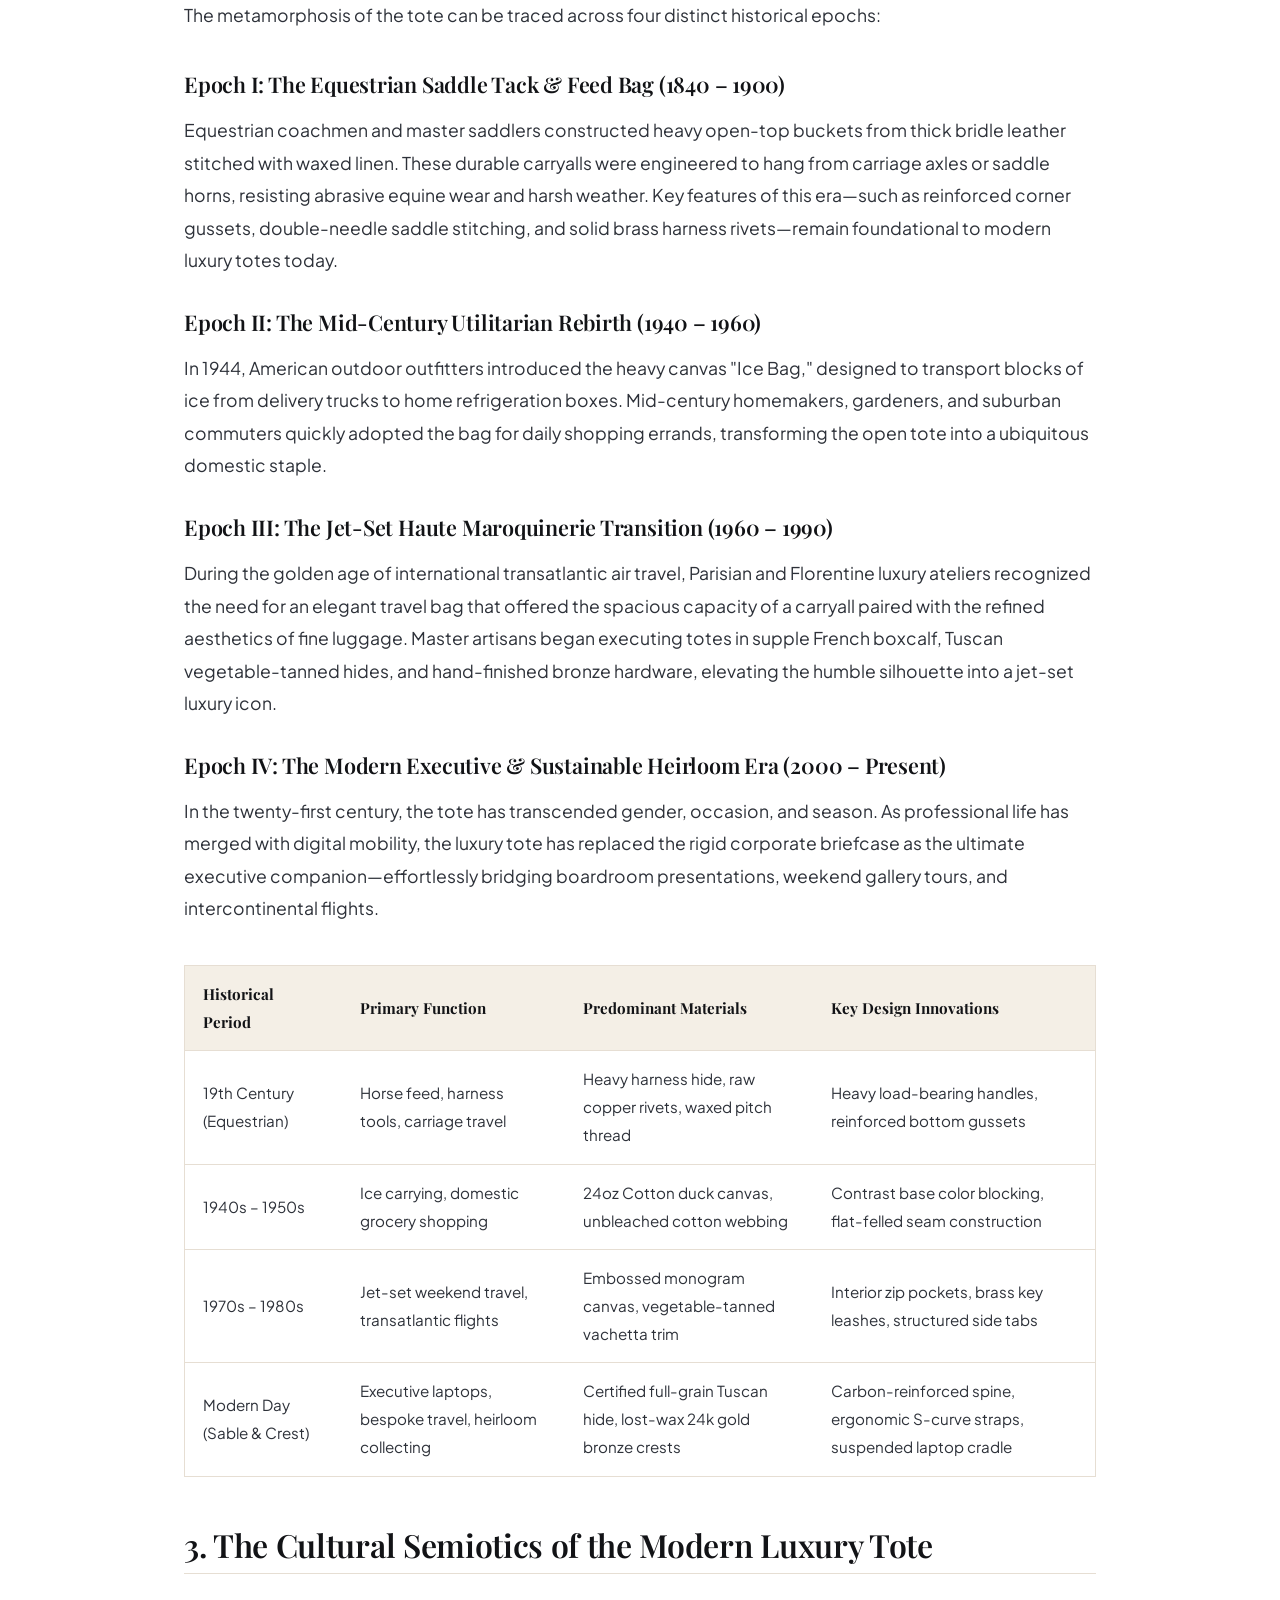
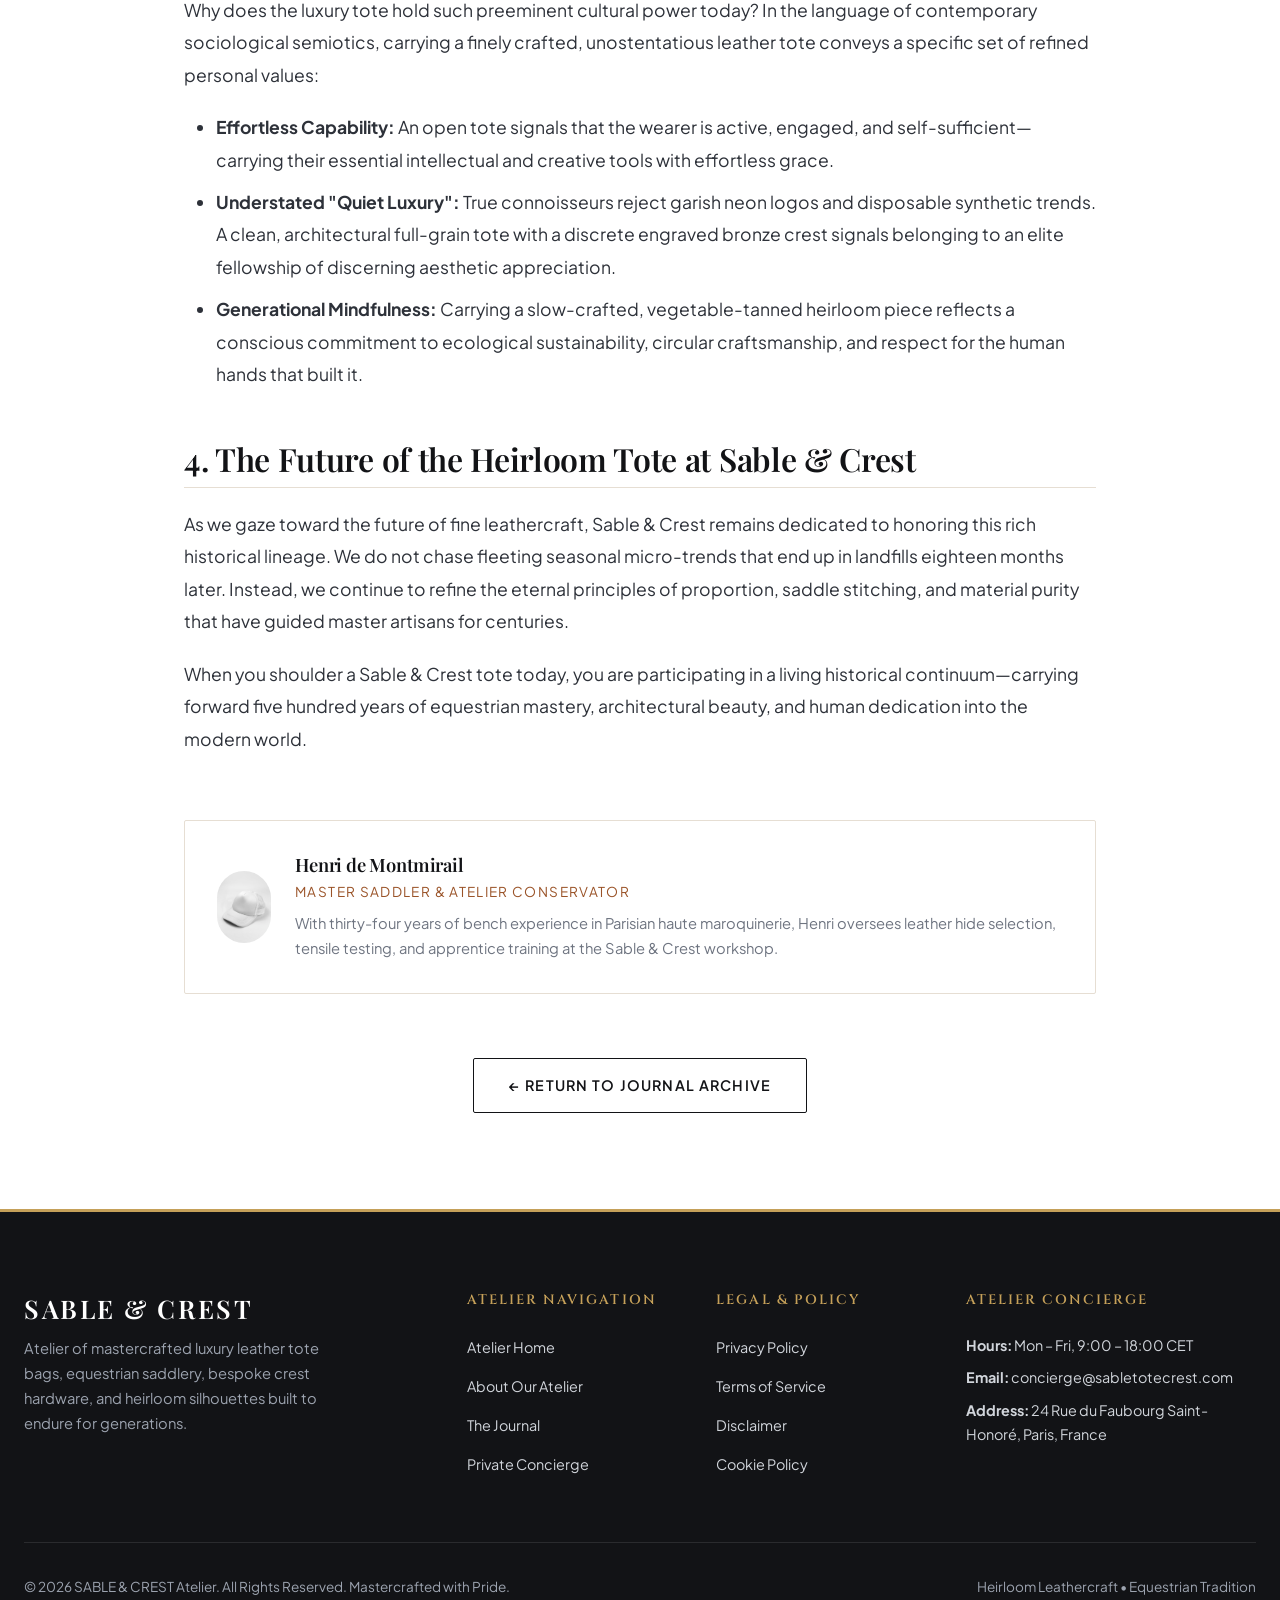
<file: blog/from-saddle-tack-to-haute-couture-the-evolution-of-the-luxury-tote.html>
<!DOCTYPE html>
<html lang="en">
<head>
    <meta charset="UTF-8">
    <meta name="viewport" content="width=device-width, initial-scale=1.0">
    <title>From Saddle Tack to Haute Couture: The Evolution of the Luxury Tote | SABLE &amp; CREST Journal</title>
    <meta name="description" content="A cultural and sartorial chronicle of how utilitarian nineteenth-century equestrian feed bags evolved into the pinnacle of modern luxury status.">
    <link rel="preconnect" href="https://fonts.googleapis.com">
    <link rel="preconnect" href="https://fonts.gstatic.com" crossorigin>
    <link href="https://fonts.googleapis.com/css2?family=Cinzel:wght@500;600;700;800&family=Playfair+Display:ital,wght@0,400;0,600;0,700;1,400;1,600&family=Plus+Jakarta+Sans:wght@300;400;500;600;700&display=swap" rel="stylesheet">
    <link rel="stylesheet" href="../css/style.css">
    
    <!-- Google Analytics -->
    <script async src="https://www.googletagmanager.com/gtag/js?id=G-0LY0HY7L01"></script>
    <script>
      window.dataLayer = window.dataLayer || [];
      function gtag(){dataLayer.push(arguments);}
      gtag('js', new Date());
      gtag('config', 'G-0LY0HY7L01');
    </script>
</head>
<body>

        <header class="site-header">
        <div class="nav-inner">
            <a href="../index.html" class="brand-logo">
                <div class="brand-crest-mark">SABLE <span>&amp;</span> CREST</div>
                <div class="brand-subtext">ATELIER DE MAROQUINERIE</div>
            </a>
            
            <nav class="nav-menu">
                <ul class="nav-links">
                    <li><a href="../index.html" class="nav-link">Home</a></li>
                    <li><a href="../index.html#heritage" class="nav-link">Heritage</a></li>
                    <li><a href="../index.html#collections" class="nav-link">Collections</a></li>
                    <li><a href="../index.html#customizer" class="nav-link">Bespoke</a></li>
                    <li><a href="../about.html" class="nav-link">About Us</a></li>
                    <li><a href="../blog.html" class="nav-link active">Journal</a></li>
                    <li><a href="../contact.html" class="nav-link">Concierge</a></li>
                </ul>
            </nav>
            
            <div class="nav-actions">
                <a href="../contact.html" class="btn btn-primary">Private Concierge</a>
            </div>
        </div>
    </header>

    <main id="main-content">
        <article class="article-header">
            <div class="container">
                <span class="article-category">Historical Heritage</span>
                <h1 class="article-title">From Saddle Tack to Haute Couture: The Evolution of the Luxury Tote</h1>
                <div class="article-meta">
                    <span>By Maitre Maroquinier Henri de Montmirail</span>
                    <span>&bull;</span>
                    <span>Published: February 14, 2026</span>
                    <span>&bull;</span>
                    <span>14 Min Academic Read</span>
                </div>
            </div>
        </article>

        <div class="section-padding bg-white" style="padding-top: 0;">
            <div class="container-narrow">

                <img src="../images/sable-luxury-boutique-display-shelf.jpg" alt="Historical evolution of luxury totes and equestrian carryalls" class="article-hero-img">

                <div class="article-prose">
                    <h2>1. The Utilitarian Ancestry of the Open Carryall</h2>
                    <p>
                        Today, the luxury leather tote bag stands as an undisputed sovereign in the pantheon of global haute couture—a commanding symbol of understated elegance, professional authority, and discerning taste. Yet, the architectural origins of this iconic silhouette were born not in the gilded salons of Parisian fashion houses, but in the muddy paddocks, stable barns, and rugged coaching trails of eighteenth- and nineteenth-century Europe and North America.
                    </p>
                    <p>
                        The word "tote"—derived from a seventeenth-century colloquial Germanic and Middle English term meaning "to carry or haul heavy burdens"—originally described unadorned, heavy-duty canvas and saddle-leather bags designed for pragmatic labor: carrying equestrian grooming gear, horse feed, blacksmith tools, and harvested ice blocks.
                    </p>
                    <p>
                        How did a utilitarian worker's vessel make the extraordinary cultural journey from dusty saddlery benches to the most coveted luxury runways in Paris, Milan, London, and New York?
                    </p>

                    <h2>2. The Chronological Epochs of Tote Evolution</h2>
                    <p>
                        The metamorphosis of the tote can be traced across four distinct historical epochs:
                    </p>

                    <div style="margin: 2.5rem 0;">
                        <h3 style="font-size: 1.35rem; color: var(--color-obsidian);">Epoch I: The Equestrian Saddle Tack &amp; Feed Bag (1840 &ndash; 1900)</h3>
                        <p>
                            Equestrian coachmen and master saddlers constructed heavy open-top buckets from thick bridle leather stitched with waxed linen. These durable carryalls were engineered to hang from carriage axles or saddle horns, resisting abrasive equine wear and harsh weather. Key features of this era—such as reinforced corner gussets, double-needle saddle stitching, and solid brass harness rivets—remain foundational to modern luxury totes today.
                        </p>

                        <h3 style="font-size: 1.35rem; color: var(--color-obsidian); margin-top: 2rem;">Epoch II: The Mid-Century Utilitarian Rebirth (1940 &ndash; 1960)</h3>
                        <p>
                            In 1944, American outdoor outfitters introduced the heavy canvas "Ice Bag," designed to transport blocks of ice from delivery trucks to home refrigeration boxes. Mid-century homemakers, gardeners, and suburban commuters quickly adopted the bag for daily shopping errands, transforming the open tote into a ubiquitous domestic staple.
                        </p>

                        <h3 style="font-size: 1.35rem; color: var(--color-obsidian); margin-top: 2rem;">Epoch III: The Jet-Set Haute Maroquinerie Transition (1960 &ndash; 1990)</h3>
                        <p>
                            During the golden age of international transatlantic air travel, Parisian and Florentine luxury ateliers recognized the need for an elegant travel bag that offered the spacious capacity of a carryall paired with the refined aesthetics of fine luggage. Master artisans began executing totes in supple French boxcalf, Tuscan vegetable-tanned hides, and hand-finished bronze hardware, elevating the humble silhouette into a jet-set luxury icon.
                        </p>

                        <h3 style="font-size: 1.35rem; color: var(--color-obsidian); margin-top: 2rem;">Epoch IV: The Modern Executive &amp; Sustainable Heirloom Era (2000 &ndash; Present)</h3>
                        <p>
                            In the twenty-first century, the tote has transcended gender, occasion, and season. As professional life has merged with digital mobility, the luxury tote has replaced the rigid corporate briefcase as the ultimate executive companion—effortlessly bridging boardroom presentations, weekend gallery tours, and intercontinental flights.
                        </p>
                    </div>

                    <table class="program-table">
                        <thead>
                            <tr>
                                <th>Historical Period</th>
                                <th>Primary Function</th>
                                <th>Predominant Materials</th>
                                <th>Key Design Innovations</th>
                            </tr>
                        </thead>
                        <tbody>
                            <tr>
                                <td>19th Century (Equestrian)</td>
                                <td>Horse feed, harness tools, carriage travel</td>
                                <td>Heavy harness hide, raw copper rivets, waxed pitch thread</td>
                                <td>Heavy load-bearing handles, reinforced bottom gussets</td>
                            </tr>
                            <tr>
                                <td>1940s &ndash; 1950s</td>
                                <td>Ice carrying, domestic grocery shopping</td>
                                <td>24oz Cotton duck canvas, unbleached cotton webbing</td>
                                <td>Contrast base color blocking, flat-felled seam construction</td>
                            </tr>
                            <tr>
                                <td>1970s &ndash; 1980s</td>
                                <td>Jet-set weekend travel, transatlantic flights</td>
                                <td>Embossed monogram canvas, vegetable-tanned vachetta trim</td>
                                <td>Interior zip pockets, brass key leashes, structured side tabs</td>
                            </tr>
                            <tr>
                                <td>Modern Day (Sable &amp; Crest)</td>
                                <td>Executive laptops, bespoke travel, heirloom collecting</td>
                                <td>Certified full-grain Tuscan hide, lost-wax 24k gold bronze crests</td>
                                <td>Carbon-reinforced spine, ergonomic S-curve straps, suspended laptop cradle</td>
                            </tr>
                        </tbody>
                    </table>

                    <h2>3. The Cultural Semiotics of the Modern Luxury Tote</h2>
                    <p>
                        Why does the luxury tote hold such preeminent cultural power today? In the language of contemporary sociological semiotics, carrying a finely crafted, unostentatious leather tote conveys a specific set of refined personal values:
                    </p>
                    <ul>
                        <li><strong>Effortless Capability:</strong> An open tote signals that the wearer is active, engaged, and self-sufficient—carrying their essential intellectual and creative tools with effortless grace.</li>
                        <li><strong>Understated "Quiet Luxury":</strong> True connoisseurs reject garish neon logos and disposable synthetic trends. A clean, architectural full-grain tote with a discrete engraved bronze crest signals belonging to an elite fellowship of discerning aesthetic appreciation.</li>
                        <li><strong>Generational Mindfulness:</strong> Carrying a slow-crafted, vegetable-tanned heirloom piece reflects a conscious commitment to ecological sustainability, circular craftsmanship, and respect for the human hands that built it.</li>
                    </ul>

                    <h2>4. The Future of the Heirloom Tote at Sable &amp; Crest</h2>
                    <p>
                        As we gaze toward the future of fine leathercraft, Sable &amp; Crest remains dedicated to honoring this rich historical lineage. We do not chase fleeting seasonal micro-trends that end up in landfills eighteen months later. Instead, we continue to refine the eternal principles of proportion, saddle stitching, and material purity that have guided master artisans for centuries.
                    </p>
                    <p>
                        When you shoulder a Sable &amp; Crest tote today, you are participating in a living historical continuum—carrying forward five hundred years of equestrian mastery, architectural beauty, and human dedication into the modern world.
                    </p>
                </div>

                <div class="blog-author-box">
                    <img src="../images/sable-artisan-workbench-cutting-leather.jpg" alt="Master Artisan Henri de Montmirail" class="author-avatar">
                    <div>
                        <h4 style="font-size: 1.15rem; margin-bottom: 0.25rem;">Henri de Montmirail</h4>
                        <p style="font-size: 0.85rem; color: var(--color-cognac); text-transform: uppercase; letter-spacing: 0.1em; margin-bottom: 0.5rem;">Master Saddler &amp; Atelier Conservator</p>
                        <p style="font-size: 0.92rem; color: var(--color-muted-gray); margin: 0;">
                            With thirty-four years of bench experience in Parisian haute maroquinerie, Henri oversees leather hide selection, tensile testing, and apprentice training at the Sable &amp; Crest workshop.
                        </p>
                    </div>
                </div>

                <div class="text-center" style="margin-top: 4rem;">
                    <a href="../blog.html" class="btn btn-outline">&larr; Return to Journal Archive</a>
                </div>
            </div>
        </div>
    </main>

    <footer class="site-footer">
        <div class="container">
            <div class="footer-grid">
                <div class="footer-brand">
                    <h4>SABLE <span>&amp;</span> CREST</h4>
                    <p class="footer-desc">
                        Atelier of mastercrafted luxury leather tote bags, equestrian saddlery, bespoke crest hardware, and heirloom silhouettes built to endure for generations.
                    </p>
                </div>

                <div class="footer-col">
                    <h5>Atelier Navigation</h5>
                    <ul class="footer-links">
                        <li><a href="../index.html">Atelier Home</a></li>
                        <li><a href="../about.html">About Our Atelier</a></li>
                        <li><a href="../blog.html">The Journal</a></li>
                        <li><a href="../contact.html">Private Concierge</a></li>
                    </ul>
                </div>

                <div class="footer-col">
                    <h5>Legal &amp; Policy</h5>
                    <ul class="footer-links">
                        <li><a href="../privacy.html">Privacy Policy</a></li>
                        <li><a href="../terms.html">Terms of Service</a></li>
                        <li><a href="../disclaimer.html">Disclaimer</a></li>
                        <li><a href="../cookies.html">Cookie Policy</a></li>
                    </ul>
                </div>

                <div class="footer-col">
                    <h5>Atelier Concierge</h5>
                    <p style="font-size: 0.9rem; color: #d1d5db; margin-bottom: 0.5rem;"><strong>Hours:</strong> Mon &ndash; Fri, 9:00 &ndash; 18:00 CET</p>
                    <p style="font-size: 0.9rem; color: #d1d5db; margin-bottom: 0.5rem;"><strong>Email:</strong> concierge@sabletotecrest.com</p>
                    <p style="font-size: 0.9rem; color: #d1d5db;"><strong>Address:</strong> 24 Rue du Faubourg Saint-Honor&eacute;, Paris, France</p>
                </div>
            </div>

            <div class="footer-bottom">
                <div>&copy; 2026 SABLE &amp; CREST Atelier. All Rights Reserved. Mastercrafted with Pride.</div>
                <div>Heirloom Leathercraft &bull; Equestrian Tradition</div>
            </div>
        </div>
    </footer>

    <script src="../js/main.js"></script>
</body>
</html>
</file>
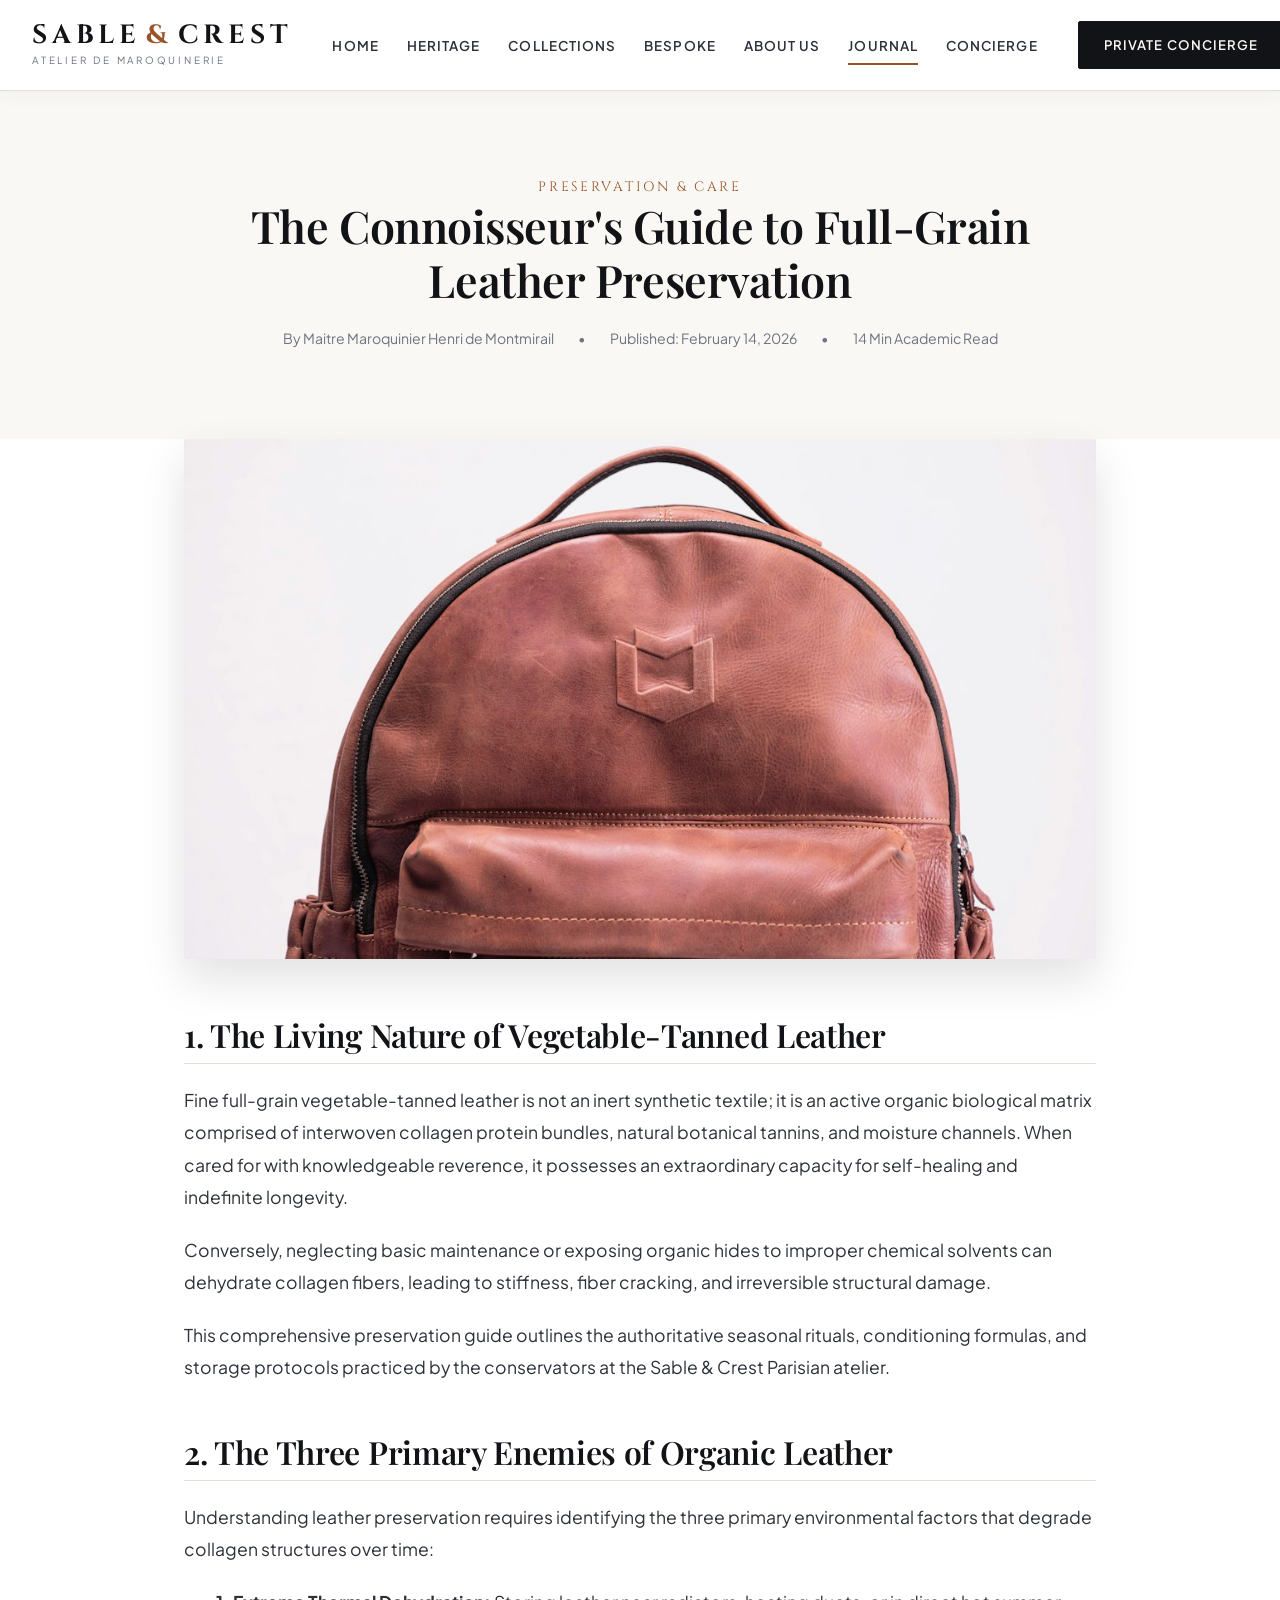
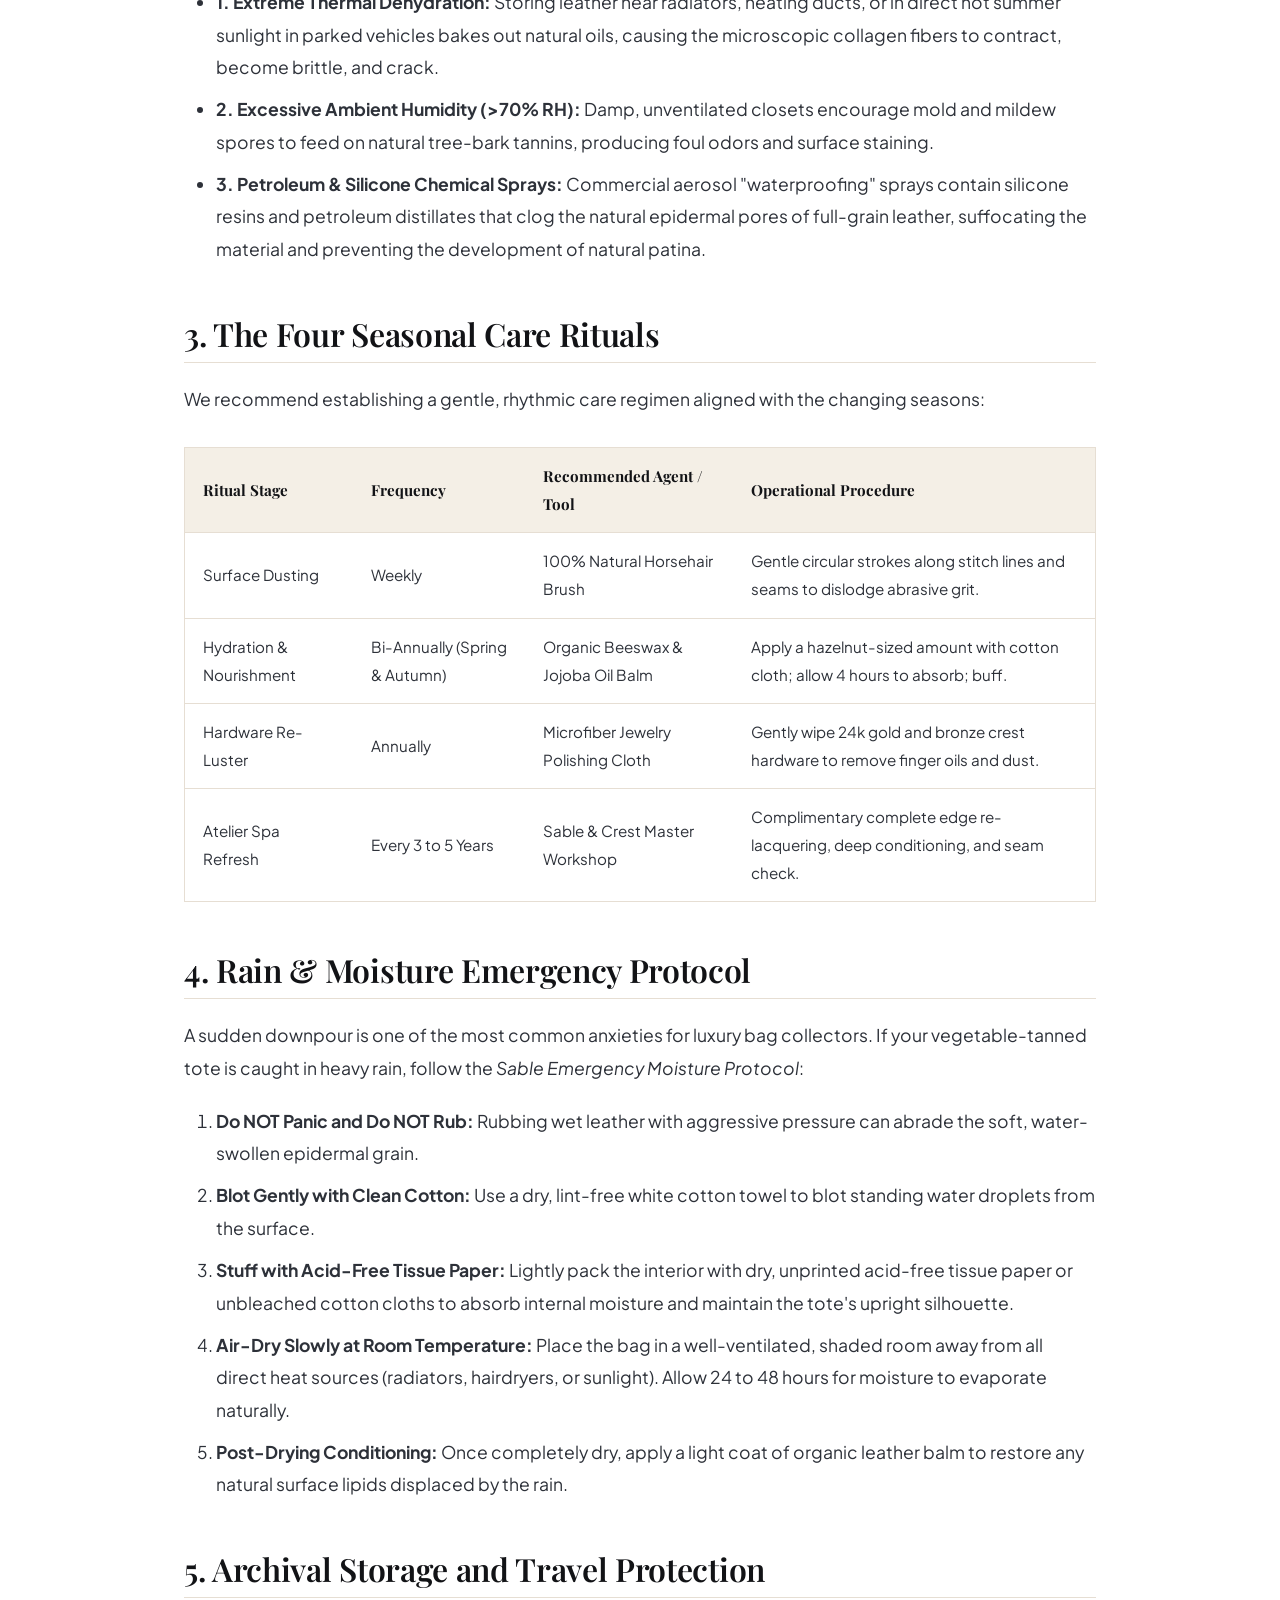
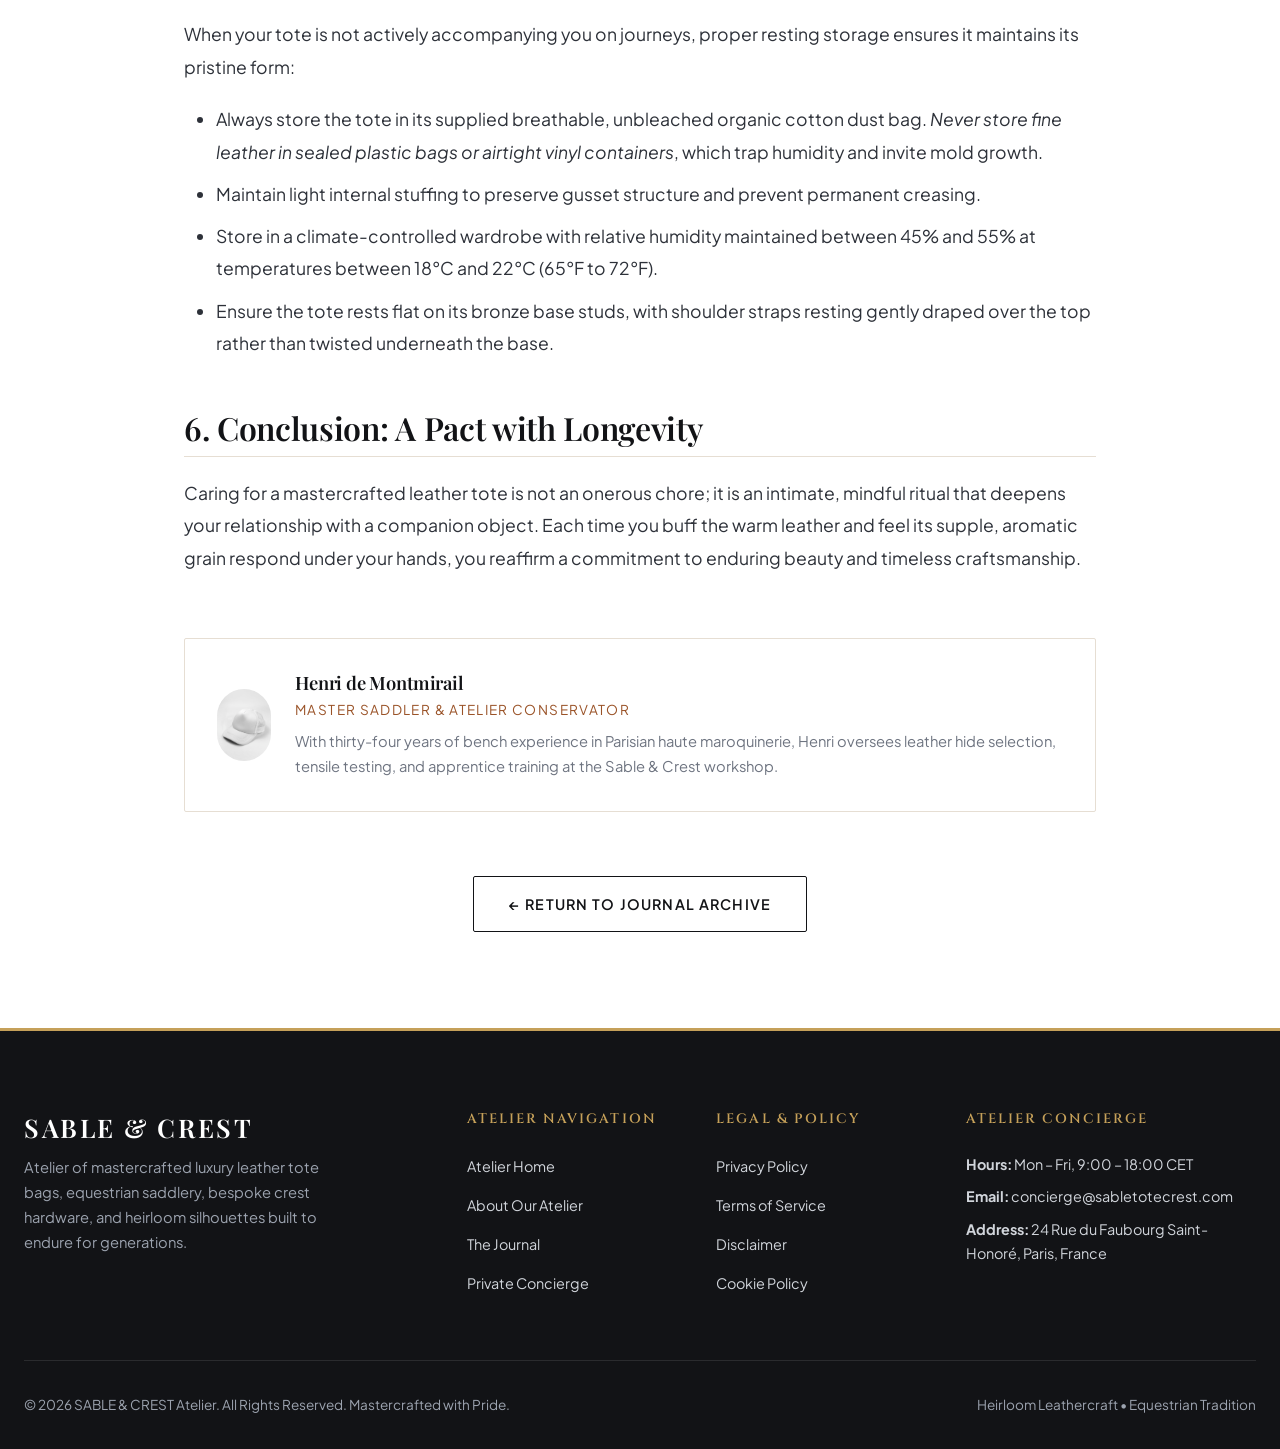
<file: blog/the-connoisseurs-guide-to-full-grain-leather-preservation.html>
<!DOCTYPE html>
<html lang="en">
<head>
    <meta charset="UTF-8">
    <meta name="viewport" content="width=device-width, initial-scale=1.0">
    <title>The Connoisseur's Guide to Full-Grain Leather Preservation | SABLE &amp; CREST Journal</title>
    <meta name="description" content="A comprehensive masterclass on cleaning rituals, humidity control, beeswax conditioning, rain mitigation, and multi-generational leather preservation.">
    <link rel="preconnect" href="https://fonts.googleapis.com">
    <link rel="preconnect" href="https://fonts.gstatic.com" crossorigin>
    <link href="https://fonts.googleapis.com/css2?family=Cinzel:wght@500;600;700;800&family=Playfair+Display:ital,wght@0,400;0,600;0,700;1,400;1,600&family=Plus+Jakarta+Sans:wght@300;400;500;600;700&display=swap" rel="stylesheet">
    <link rel="stylesheet" href="../css/style.css">
    
    <!-- Google Analytics -->
    <script async src="https://www.googletagmanager.com/gtag/js?id=G-0LY0HY7L01"></script>
    <script>
      window.dataLayer = window.dataLayer || [];
      function gtag(){dataLayer.push(arguments);}
      gtag('js', new Date());
      gtag('config', 'G-0LY0HY7L01');
    </script>
</head>
<body>

        <header class="site-header">
        <div class="nav-inner">
            <a href="../index.html" class="brand-logo">
                <div class="brand-crest-mark">SABLE <span>&amp;</span> CREST</div>
                <div class="brand-subtext">ATELIER DE MAROQUINERIE</div>
            </a>
            
            <nav class="nav-menu">
                <ul class="nav-links">
                    <li><a href="../index.html" class="nav-link">Home</a></li>
                    <li><a href="../index.html#heritage" class="nav-link">Heritage</a></li>
                    <li><a href="../index.html#collections" class="nav-link">Collections</a></li>
                    <li><a href="../index.html#customizer" class="nav-link">Bespoke</a></li>
                    <li><a href="../about.html" class="nav-link">About Us</a></li>
                    <li><a href="../blog.html" class="nav-link active">Journal</a></li>
                    <li><a href="../contact.html" class="nav-link">Concierge</a></li>
                </ul>
            </nav>
            
            <div class="nav-actions">
                <a href="../contact.html" class="btn btn-primary">Private Concierge</a>
            </div>
        </div>
    </header>

    <main id="main-content">
        <article class="article-header">
            <div class="container">
                <span class="article-category">Preservation & Care</span>
                <h1 class="article-title">The Connoisseur's Guide to Full-Grain Leather Preservation</h1>
                <div class="article-meta">
                    <span>By Maitre Maroquinier Henri de Montmirail</span>
                    <span>&bull;</span>
                    <span>Published: February 14, 2026</span>
                    <span>&bull;</span>
                    <span>14 Min Academic Read</span>
                </div>
            </div>
        </article>

        <div class="section-padding bg-white" style="padding-top: 0;">
            <div class="container-narrow">

                <img src="../images/sable-cognac-grain-leather-tote-desk.jpg" alt="Bespoke leather conditioning and preservation protocols" class="article-hero-img">

                <div class="article-prose">
                    <h2>1. The Living Nature of Vegetable-Tanned Leather</h2>
                    <p>
                        Fine full-grain vegetable-tanned leather is not an inert synthetic textile; it is an active organic biological matrix comprised of interwoven collagen protein bundles, natural botanical tannins, and moisture channels. When cared for with knowledgeable reverence, it possesses an extraordinary capacity for self-healing and indefinite longevity.
                    </p>
                    <p>
                        Conversely, neglecting basic maintenance or exposing organic hides to improper chemical solvents can dehydrate collagen fibers, leading to stiffness, fiber cracking, and irreversible structural damage.
                    </p>
                    <p>
                        This comprehensive preservation guide outlines the authoritative seasonal rituals, conditioning formulas, and storage protocols practiced by the conservators at the Sable &amp; Crest Parisian atelier.
                    </p>

                    <h2>2. The Three Primary Enemies of Organic Leather</h2>
                    <p>
                        Understanding leather preservation requires identifying the three primary environmental factors that degrade collagen structures over time:
                    </p>
                    <ul>
                        <li><strong>1. Extreme Thermal Dehydration:</strong> Storing leather near radiators, heating ducts, or in direct hot summer sunlight in parked vehicles bakes out natural oils, causing the microscopic collagen fibers to contract, become brittle, and crack.</li>
                        <li><strong>2. Excessive Ambient Humidity (&gt;70% RH):</strong> Damp, unventilated closets encourage mold and mildew spores to feed on natural tree-bark tannins, producing foul odors and surface staining.</li>
                        <li><strong>3. Petroleum &amp; Silicone Chemical Sprays:</strong> Commercial aerosol "waterproofing" sprays contain silicone resins and petroleum distillates that clog the natural epidermal pores of full-grain leather, suffocating the material and preventing the development of natural patina.</li>
                    </ul>

                    <h2>3. The Four Seasonal Care Rituals</h2>
                    <p>
                        We recommend establishing a gentle, rhythmic care regimen aligned with the changing seasons:
                    </p>

                    <table class="program-table">
                        <thead>
                            <tr>
                                <th>Ritual Stage</th>
                                <th>Frequency</th>
                                <th>Recommended Agent / Tool</th>
                                <th>Operational Procedure</th>
                            </tr>
                        </thead>
                        <tbody>
                            <tr>
                                <td>Surface Dusting</td>
                                <td>Weekly</td>
                                <td>100% Natural Horsehair Brush</td>
                                <td>Gentle circular strokes along stitch lines and seams to dislodge abrasive grit.</td>
                            </tr>
                            <tr>
                                <td>Hydration &amp; Nourishment</td>
                                <td>Bi-Annually (Spring &amp; Autumn)</td>
                                <td>Organic Beeswax &amp; Jojoba Oil Balm</td>
                                <td>Apply a hazelnut-sized amount with cotton cloth; allow 4 hours to absorb; buff.</td>
                            </tr>
                            <tr>
                                <td>Hardware Re-Luster</td>
                                <td>Annually</td>
                                <td>Microfiber Jewelry Polishing Cloth</td>
                                <td>Gently wipe 24k gold and bronze crest hardware to remove finger oils and dust.</td>
                            </tr>
                            <tr>
                                <td>Atelier Spa Refresh</td>
                                <td>Every 3 to 5 Years</td>
                                <td>Sable &amp; Crest Master Workshop</td>
                                <td>Complimentary complete edge re-lacquering, deep conditioning, and seam check.</td>
                            </tr>
                        </tbody>
                    </table>

                    <h2>4. Rain &amp; Moisture Emergency Protocol</h2>
                    <p>
                        A sudden downpour is one of the most common anxieties for luxury bag collectors. If your vegetable-tanned tote is caught in heavy rain, follow the <em>Sable Emergency Moisture Protocol</em>:
                    </p>
                    <ol>
                        <li><strong>Do NOT Panic and Do NOT Rub:</strong> Rubbing wet leather with aggressive pressure can abrade the soft, water-swollen epidermal grain.</li>
                        <li><strong>Blot Gently with Clean Cotton:</strong> Use a dry, lint-free white cotton towel to blot standing water droplets from the surface.</li>
                        <li><strong>Stuff with Acid-Free Tissue Paper:</strong> Lightly pack the interior with dry, unprinted acid-free tissue paper or unbleached cotton cloths to absorb internal moisture and maintain the tote's upright silhouette.</li>
                        <li><strong>Air-Dry Slowly at Room Temperature:</strong> Place the bag in a well-ventilated, shaded room away from all direct heat sources (radiators, hairdryers, or sunlight). Allow 24 to 48 hours for moisture to evaporate naturally.</li>
                        <li><strong>Post-Drying Conditioning:</strong> Once completely dry, apply a light coat of organic leather balm to restore any natural surface lipids displaced by the rain.</li>
                    </ol>

                    <h2>5. Archival Storage and Travel Protection</h2>
                    <p>
                        When your tote is not actively accompanying you on journeys, proper resting storage ensures it maintains its pristine form:
                    </p>
                    <ul>
                        <li>Always store the tote in its supplied breathable, unbleached organic cotton dust bag. <em>Never store fine leather in sealed plastic bags or airtight vinyl containers</em>, which trap humidity and invite mold growth.</li>
                        <li>Maintain light internal stuffing to preserve gusset structure and prevent permanent creasing.</li>
                        <li>Store in a climate-controlled wardrobe with relative humidity maintained between 45% and 55% at temperatures between 18&deg;C and 22&deg;C (65&deg;F to 72&deg;F).</li>
                        <li>Ensure the tote rests flat on its bronze base studs, with shoulder straps resting gently draped over the top rather than twisted underneath the base.</li>
                    </ul>

                    <h2>6. Conclusion: A Pact with Longevity</h2>
                    <p>
                        Caring for a mastercrafted leather tote is not an onerous chore; it is an intimate, mindful ritual that deepens your relationship with a companion object. Each time you buff the warm leather and feel its supple, aromatic grain respond under your hands, you reaffirm a commitment to enduring beauty and timeless craftsmanship.
                    </p>
                </div>

                <div class="blog-author-box">
                    <img src="../images/sable-artisan-workbench-cutting-leather.jpg" alt="Master Artisan Henri de Montmirail" class="author-avatar">
                    <div>
                        <h4 style="font-size: 1.15rem; margin-bottom: 0.25rem;">Henri de Montmirail</h4>
                        <p style="font-size: 0.85rem; color: var(--color-cognac); text-transform: uppercase; letter-spacing: 0.1em; margin-bottom: 0.5rem;">Master Saddler &amp; Atelier Conservator</p>
                        <p style="font-size: 0.92rem; color: var(--color-muted-gray); margin: 0;">
                            With thirty-four years of bench experience in Parisian haute maroquinerie, Henri oversees leather hide selection, tensile testing, and apprentice training at the Sable &amp; Crest workshop.
                        </p>
                    </div>
                </div>

                <div class="text-center" style="margin-top: 4rem;">
                    <a href="../blog.html" class="btn btn-outline">&larr; Return to Journal Archive</a>
                </div>
            </div>
        </div>
    </main>

    <footer class="site-footer">
        <div class="container">
            <div class="footer-grid">
                <div class="footer-brand">
                    <h4>SABLE <span>&amp;</span> CREST</h4>
                    <p class="footer-desc">
                        Atelier of mastercrafted luxury leather tote bags, equestrian saddlery, bespoke crest hardware, and heirloom silhouettes built to endure for generations.
                    </p>
                </div>

                <div class="footer-col">
                    <h5>Atelier Navigation</h5>
                    <ul class="footer-links">
                        <li><a href="../index.html">Atelier Home</a></li>
                        <li><a href="../about.html">About Our Atelier</a></li>
                        <li><a href="../blog.html">The Journal</a></li>
                        <li><a href="../contact.html">Private Concierge</a></li>
                    </ul>
                </div>

                <div class="footer-col">
                    <h5>Legal &amp; Policy</h5>
                    <ul class="footer-links">
                        <li><a href="../privacy.html">Privacy Policy</a></li>
                        <li><a href="../terms.html">Terms of Service</a></li>
                        <li><a href="../disclaimer.html">Disclaimer</a></li>
                        <li><a href="../cookies.html">Cookie Policy</a></li>
                    </ul>
                </div>

                <div class="footer-col">
                    <h5>Atelier Concierge</h5>
                    <p style="font-size: 0.9rem; color: #d1d5db; margin-bottom: 0.5rem;"><strong>Hours:</strong> Mon &ndash; Fri, 9:00 &ndash; 18:00 CET</p>
                    <p style="font-size: 0.9rem; color: #d1d5db; margin-bottom: 0.5rem;"><strong>Email:</strong> concierge@sabletotecrest.com</p>
                    <p style="font-size: 0.9rem; color: #d1d5db;"><strong>Address:</strong> 24 Rue du Faubourg Saint-Honor&eacute;, Paris, France</p>
                </div>
            </div>

            <div class="footer-bottom">
                <div>&copy; 2026 SABLE &amp; CREST Atelier. All Rights Reserved. Mastercrafted with Pride.</div>
                <div>Heirloom Leathercraft &bull; Equestrian Tradition</div>
            </div>
        </div>
    </footer>

    <script src="../js/main.js"></script>
</body>
</html>
</file>
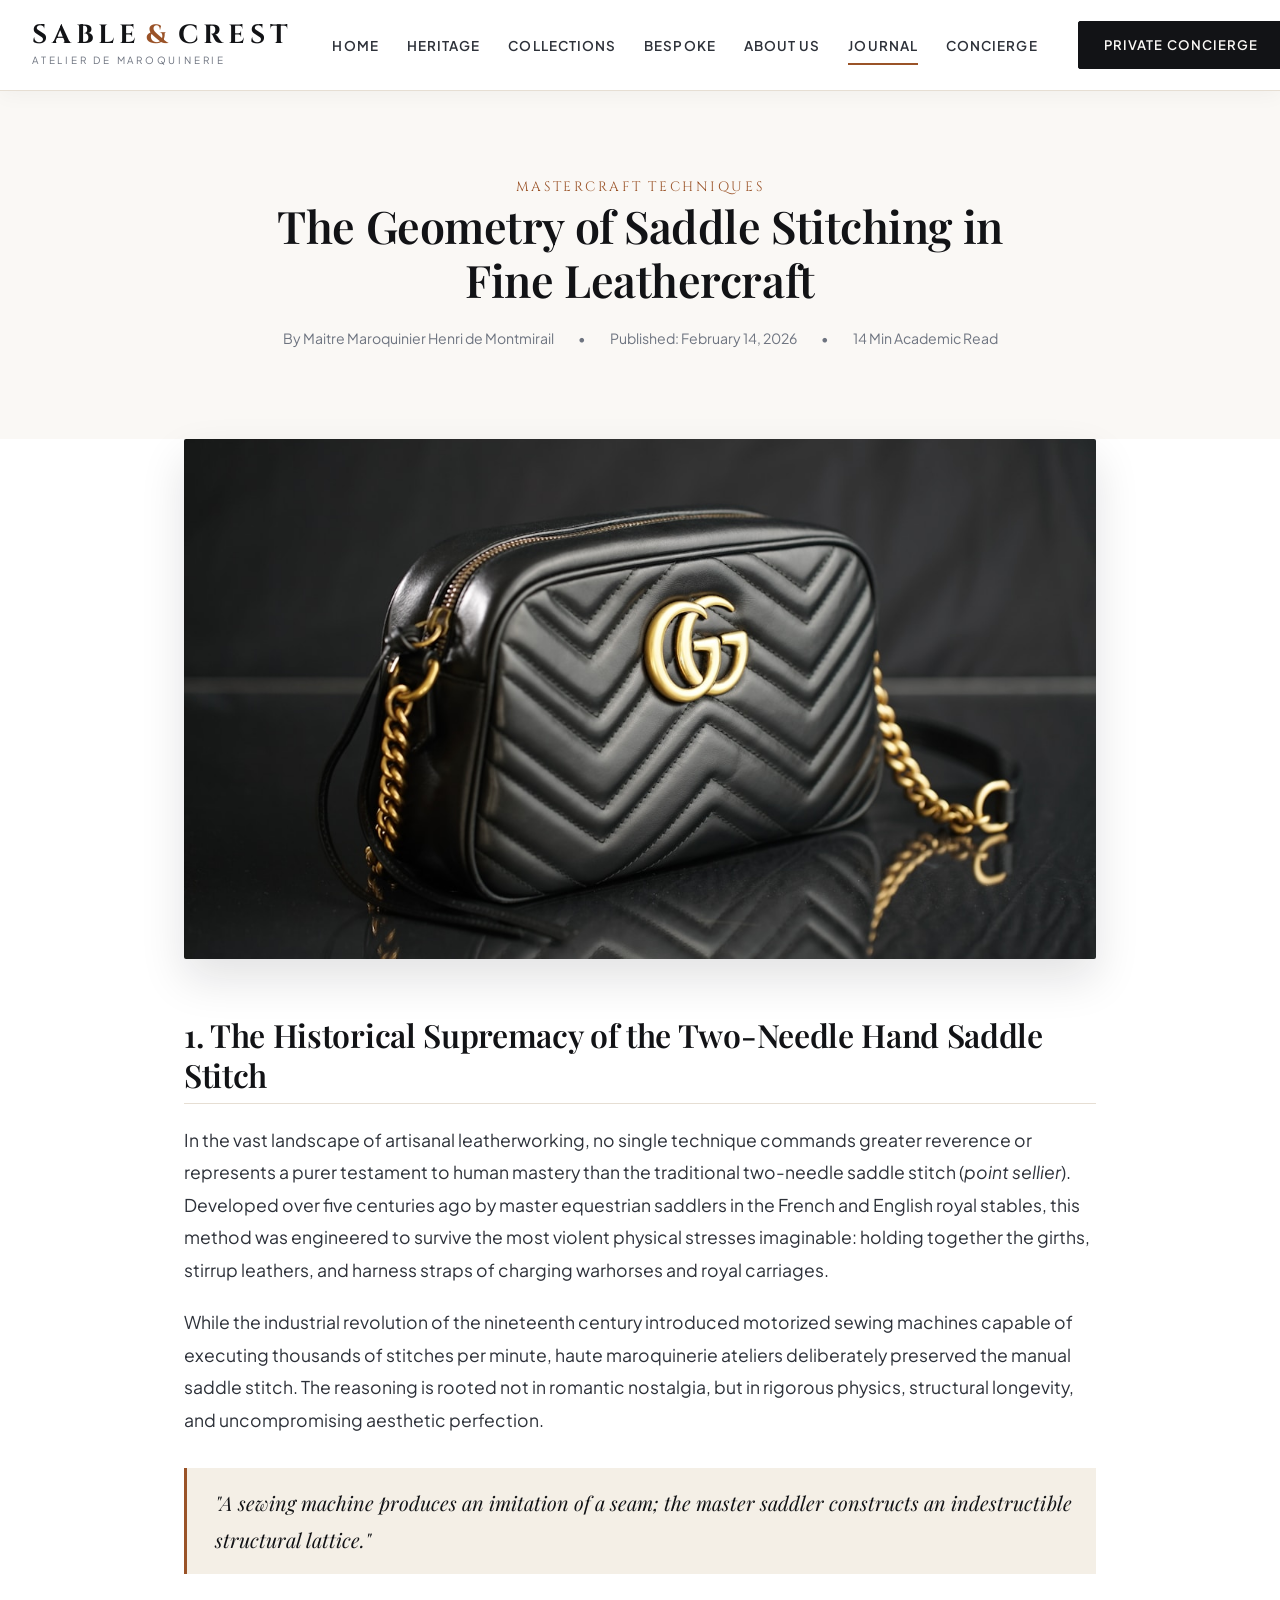
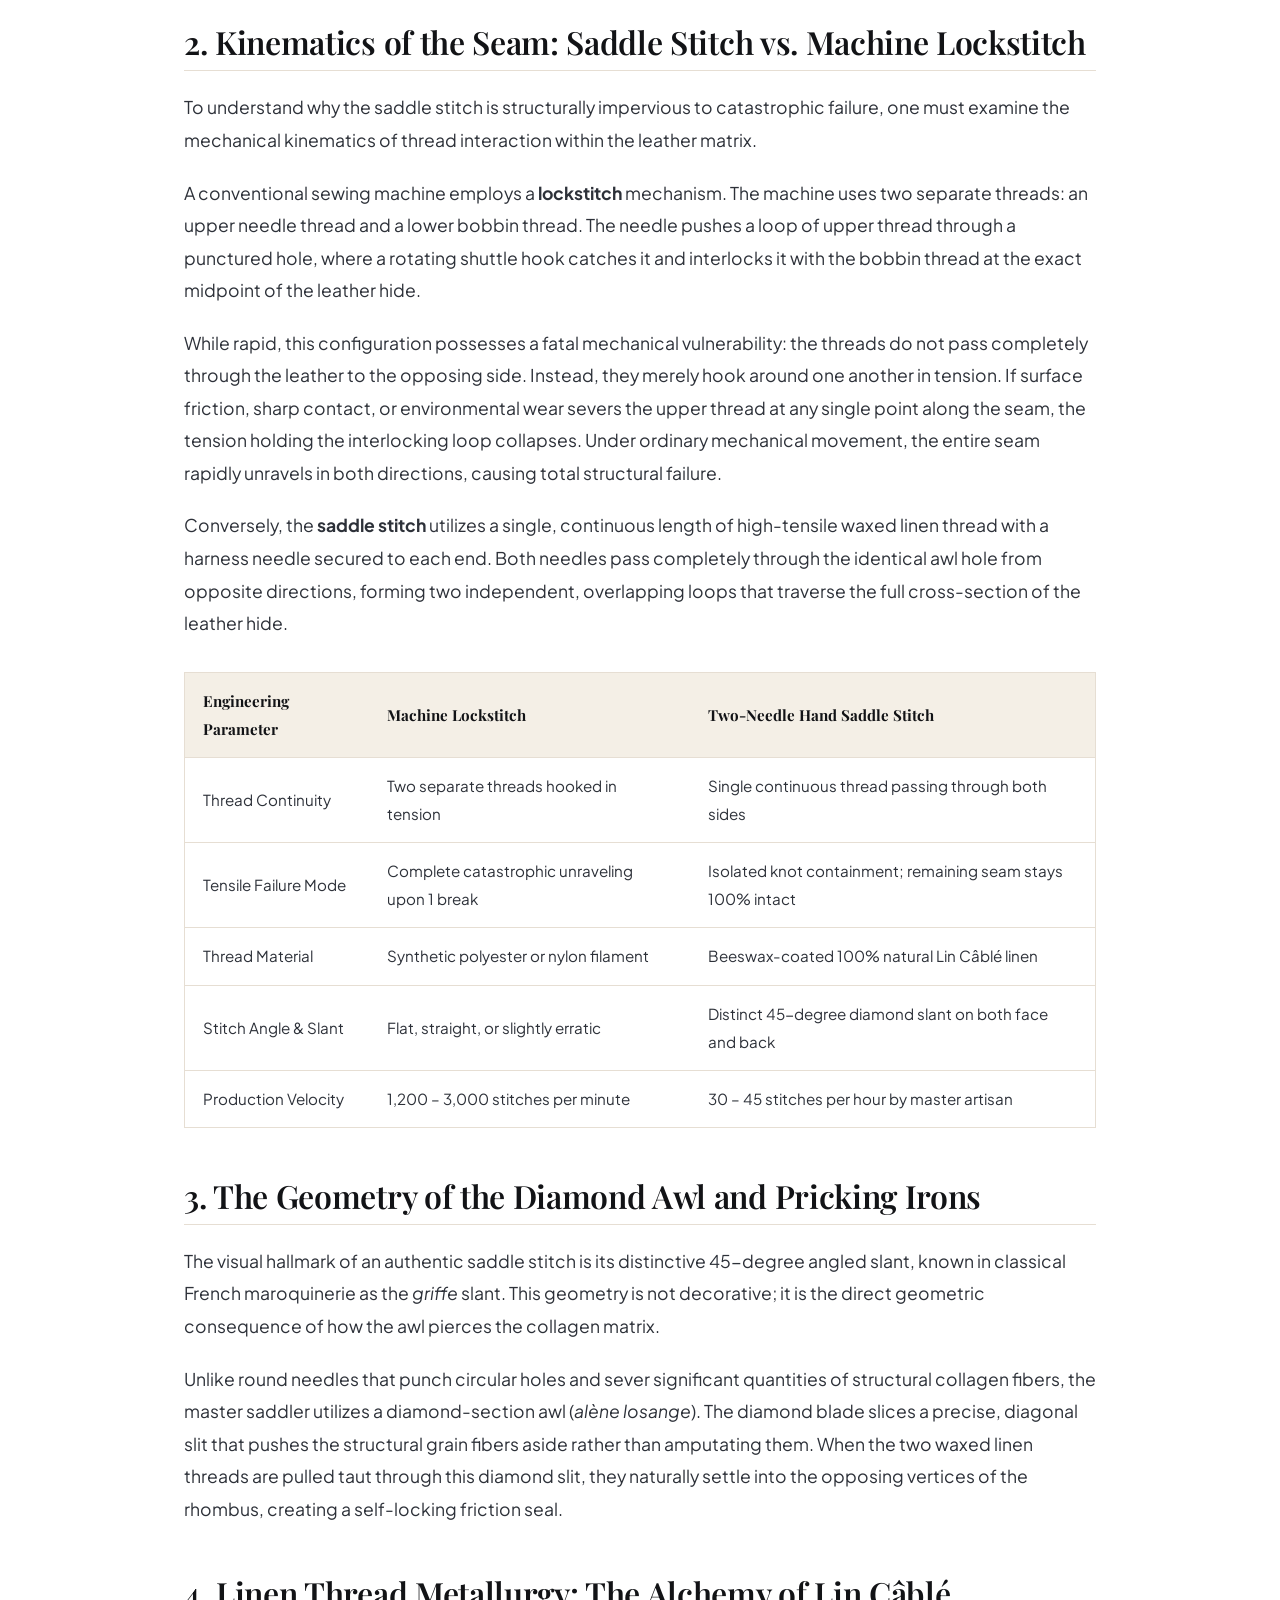
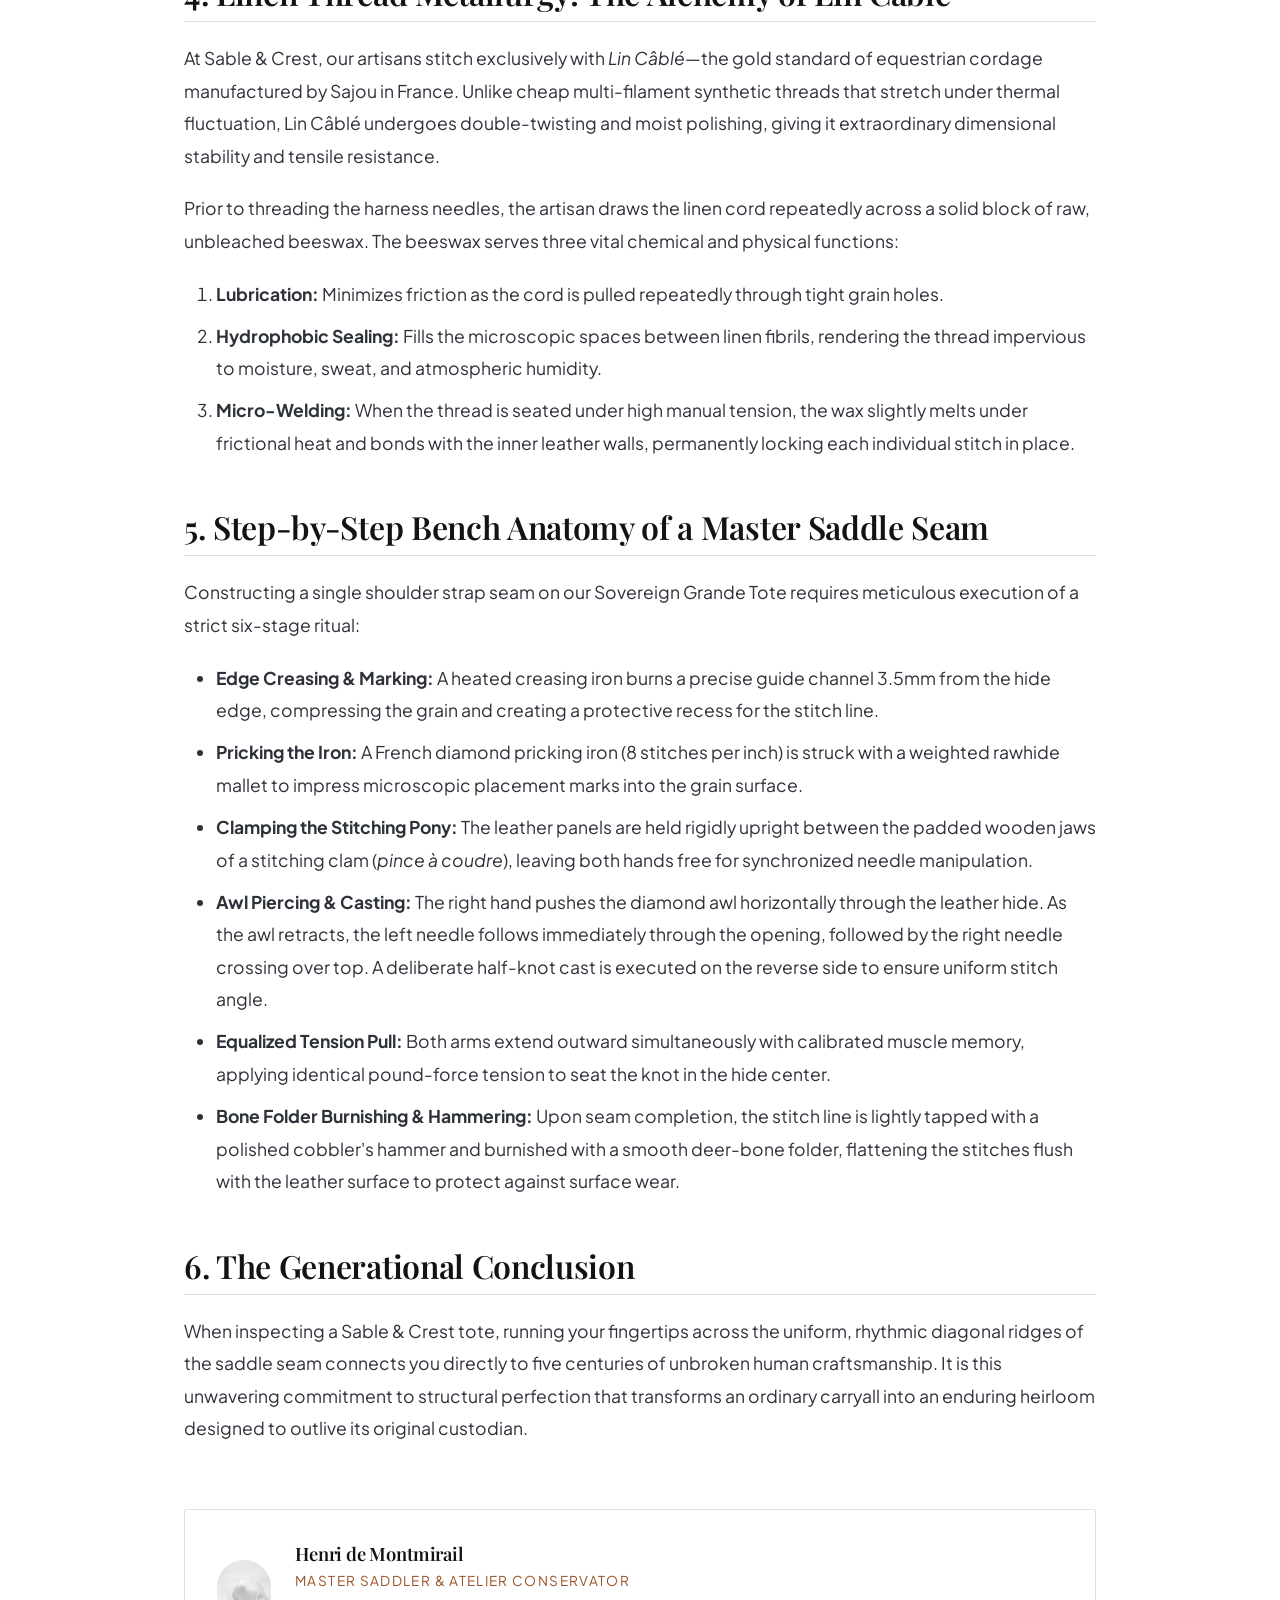
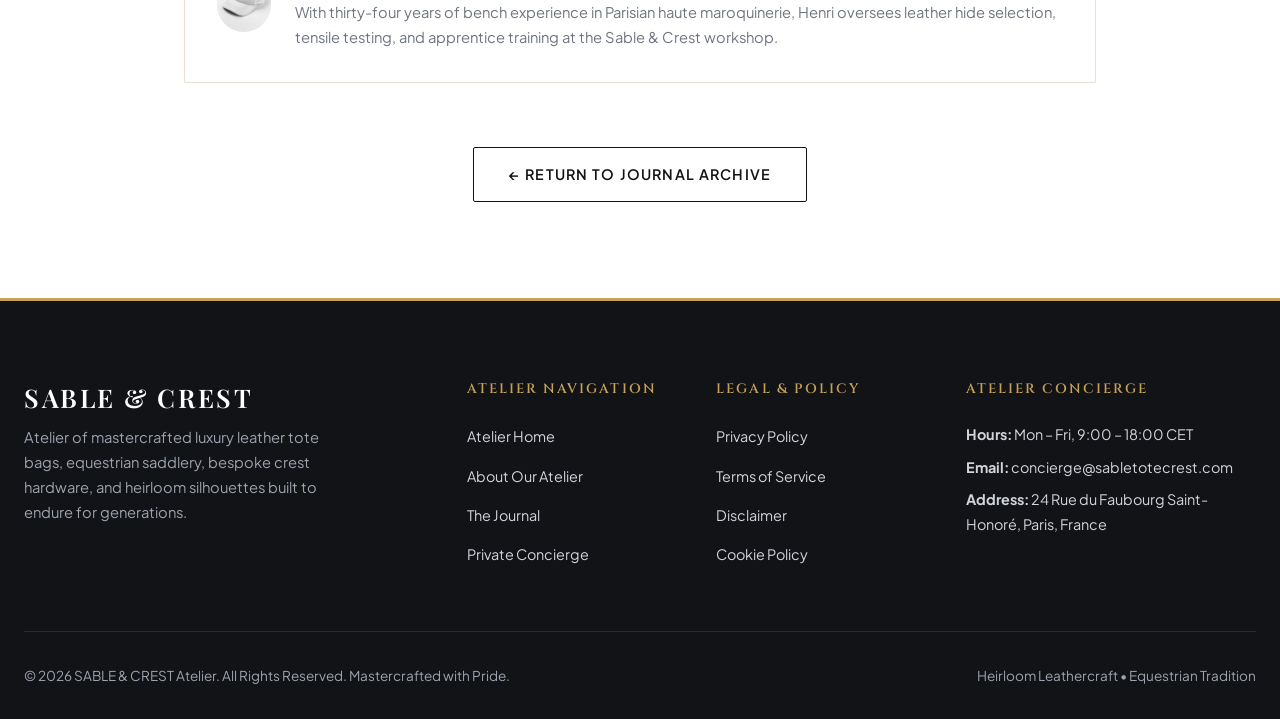
<file: blog/the-geometry-of-saddle-stitching-in-fine-leathercraft.html>
<!DOCTYPE html>
<html lang="en">
<head>
    <meta charset="UTF-8">
    <meta name="viewport" content="width=device-width, initial-scale=1.0">
    <title>The Geometry of Saddle Stitching in Fine Leathercraft | SABLE &amp; CREST Journal</title>
    <meta name="description" content="An exhaustive technical treatise on two-needle hand stitching, awl angle mechanics, Lin Câblé linen thread waxing, and seam tensile integrity.">
    <link rel="preconnect" href="https://fonts.googleapis.com">
    <link rel="preconnect" href="https://fonts.gstatic.com" crossorigin>
    <link href="https://fonts.googleapis.com/css2?family=Cinzel:wght@500;600;700;800&family=Playfair+Display:ital,wght@0,400;0,600;0,700;1,400;1,600&family=Plus+Jakarta+Sans:wght@300;400;500;600;700&display=swap" rel="stylesheet">
    <link rel="stylesheet" href="../css/style.css">
    
    <!-- Google Analytics -->
    <script async src="https://www.googletagmanager.com/gtag/js?id=G-0LY0HY7L01"></script>
    <script>
      window.dataLayer = window.dataLayer || [];
      function gtag(){dataLayer.push(arguments);}
      gtag('js', new Date());
      gtag('config', 'G-0LY0HY7L01');
    </script>
</head>
<body>

        <header class="site-header">
        <div class="nav-inner">
            <a href="../index.html" class="brand-logo">
                <div class="brand-crest-mark">SABLE <span>&amp;</span> CREST</div>
                <div class="brand-subtext">ATELIER DE MAROQUINERIE</div>
            </a>
            
            <nav class="nav-menu">
                <ul class="nav-links">
                    <li><a href="../index.html" class="nav-link">Home</a></li>
                    <li><a href="../index.html#heritage" class="nav-link">Heritage</a></li>
                    <li><a href="../index.html#collections" class="nav-link">Collections</a></li>
                    <li><a href="../index.html#customizer" class="nav-link">Bespoke</a></li>
                    <li><a href="../about.html" class="nav-link">About Us</a></li>
                    <li><a href="../blog.html" class="nav-link active">Journal</a></li>
                    <li><a href="../contact.html" class="nav-link">Concierge</a></li>
                </ul>
            </nav>
            
            <div class="nav-actions">
                <a href="../contact.html" class="btn btn-primary">Private Concierge</a>
            </div>
        </div>
    </header>

    <main id="main-content">
        <article class="article-header">
            <div class="container">
                <span class="article-category">Mastercraft Techniques</span>
                <h1 class="article-title">The Geometry of Saddle Stitching in Fine Leathercraft</h1>
                <div class="article-meta">
                    <span>By Maitre Maroquinier Henri de Montmirail</span>
                    <span>&bull;</span>
                    <span>Published: February 14, 2026</span>
                    <span>&bull;</span>
                    <span>14 Min Academic Read</span>
                </div>
            </div>
        </article>

        <div class="section-padding bg-white" style="padding-top: 0;">
            <div class="container-narrow">

                <img src="../images/sable-artisanal-saddle-stitching-craft.jpg" alt="Two-needle saddle stitching in fine leathercraft" class="article-hero-img">

                <div class="article-prose">
                    <h2>1. The Historical Supremacy of the Two-Needle Hand Saddle Stitch</h2>
                    <p>
                        In the vast landscape of artisanal leatherworking, no single technique commands greater reverence or represents a purer testament to human mastery than the traditional two-needle saddle stitch (<em>point sellier</em>). Developed over five centuries ago by master equestrian saddlers in the French and English royal stables, this method was engineered to survive the most violent physical stresses imaginable: holding together the girths, stirrup leathers, and harness straps of charging warhorses and royal carriages.
                    </p>
                    <p>
                        While the industrial revolution of the nineteenth century introduced motorized sewing machines capable of executing thousands of stitches per minute, haute maroquinerie ateliers deliberately preserved the manual saddle stitch. The reasoning is rooted not in romantic nostalgia, but in rigorous physics, structural longevity, and uncompromising aesthetic perfection.
                    </p>

                    <blockquote>
                        "A sewing machine produces an imitation of a seam; the master saddler constructs an indestructible structural lattice."
                    </blockquote>

                    <h2>2. Kinematics of the Seam: Saddle Stitch vs. Machine Lockstitch</h2>
                    <p>
                        To understand why the saddle stitch is structurally impervious to catastrophic failure, one must examine the mechanical kinematics of thread interaction within the leather matrix.
                    </p>
                    <p>
                        A conventional sewing machine employs a <strong>lockstitch</strong> mechanism. The machine uses two separate threads: an upper needle thread and a lower bobbin thread. The needle pushes a loop of upper thread through a punctured hole, where a rotating shuttle hook catches it and interlocks it with the bobbin thread at the exact midpoint of the leather hide.
                    </p>
                    <p>
                        While rapid, this configuration possesses a fatal mechanical vulnerability: the threads do not pass completely through the leather to the opposing side. Instead, they merely hook around one another in tension. If surface friction, sharp contact, or environmental wear severs the upper thread at any single point along the seam, the tension holding the interlocking loop collapses. Under ordinary mechanical movement, the entire seam rapidly unravels in both directions, causing total structural failure.
                    </p>
                    <p>
                        Conversely, the <strong>saddle stitch</strong> utilizes a single, continuous length of high-tensile waxed linen thread with a harness needle secured to each end. Both needles pass completely through the identical awl hole from opposite directions, forming two independent, overlapping loops that traverse the full cross-section of the leather hide.
                    </p>

                    <table class="program-table">
                        <thead>
                            <tr>
                                <th>Engineering Parameter</th>
                                <th>Machine Lockstitch</th>
                                <th>Two-Needle Hand Saddle Stitch</th>
                            </tr>
                        </thead>
                        <tbody>
                            <tr>
                                <td>Thread Continuity</td>
                                <td>Two separate threads hooked in tension</td>
                                <td>Single continuous thread passing through both sides</td>
                            </tr>
                            <tr>
                                <td>Tensile Failure Mode</td>
                                <td>Complete catastrophic unraveling upon 1 break</td>
                                <td>Isolated knot containment; remaining seam stays 100% intact</td>
                            </tr>
                            <tr>
                                <td>Thread Material</td>
                                <td>Synthetic polyester or nylon filament</td>
                                <td>Beeswax-coated 100% natural Lin Câblé linen</td>
                            </tr>
                            <tr>
                                <td>Stitch Angle &amp; Slant</td>
                                <td>Flat, straight, or slightly erratic</td>
                                <td>Distinct 45-degree diamond slant on both face and back</td>
                            </tr>
                            <tr>
                                <td>Production Velocity</td>
                                <td>1,200 &ndash; 3,000 stitches per minute</td>
                                <td>30 &ndash; 45 stitches per hour by master artisan</td>
                            </tr>
                        </tbody>
                    </table>

                    <h2>3. The Geometry of the Diamond Awl and Pricking Irons</h2>
                    <p>
                        The visual hallmark of an authentic saddle stitch is its distinctive 45-degree angled slant, known in classical French maroquinerie as the <em>griffe</em> slant. This geometry is not decorative; it is the direct geometric consequence of how the awl pierces the collagen matrix.
                    </p>
                    <p>
                        Unlike round needles that punch circular holes and sever significant quantities of structural collagen fibers, the master saddler utilizes a diamond-section awl (<em>alène losange</em>). The diamond blade slices a precise, diagonal slit that pushes the structural grain fibers aside rather than amputating them. When the two waxed linen threads are pulled taut through this diamond slit, they naturally settle into the opposing vertices of the rhombus, creating a self-locking friction seal.
                    </p>

                    <h2>4. Linen Thread Metallurgy: The Alchemy of Lin Câblé</h2>
                    <p>
                        At Sable &amp; Crest, our artisans stitch exclusively with <em>Lin Câblé</em>—the gold standard of equestrian cordage manufactured by Sajou in France. Unlike cheap multi-filament synthetic threads that stretch under thermal fluctuation, Lin Câblé undergoes double-twisting and moist polishing, giving it extraordinary dimensional stability and tensile resistance.
                    </p>
                    <p>
                        Prior to threading the harness needles, the artisan draws the linen cord repeatedly across a solid block of raw, unbleached beeswax. The beeswax serves three vital chemical and physical functions:
                    </p>
                    <ol>
                        <li><strong>Lubrication:</strong> Minimizes friction as the cord is pulled repeatedly through tight grain holes.</li>
                        <li><strong>Hydrophobic Sealing:</strong> Fills the microscopic spaces between linen fibrils, rendering the thread impervious to moisture, sweat, and atmospheric humidity.</li>
                        <li><strong>Micro-Welding:</strong> When the thread is seated under high manual tension, the wax slightly melts under frictional heat and bonds with the inner leather walls, permanently locking each individual stitch in place.</li>
                    </ol>

                    <h2>5. Step-by-Step Bench Anatomy of a Master Saddle Seam</h2>
                    <p>
                        Constructing a single shoulder strap seam on our Sovereign Grande Tote requires meticulous execution of a strict six-stage ritual:
                    </p>
                    <ul>
                        <li><strong>Edge Creasing &amp; Marking:</strong> A heated creasing iron burns a precise guide channel 3.5mm from the hide edge, compressing the grain and creating a protective recess for the stitch line.</li>
                        <li><strong>Pricking the Iron:</strong> A French diamond pricking iron (8 stitches per inch) is struck with a weighted rawhide mallet to impress microscopic placement marks into the grain surface.</li>
                        <li><strong>Clamping the Stitching Pony:</strong> The leather panels are held rigidly upright between the padded wooden jaws of a stitching clam (<em>pince à coudre</em>), leaving both hands free for synchronized needle manipulation.</li>
                        <li><strong>Awl Piercing &amp; Casting:</strong> The right hand pushes the diamond awl horizontally through the leather hide. As the awl retracts, the left needle follows immediately through the opening, followed by the right needle crossing over top. A deliberate half-knot cast is executed on the reverse side to ensure uniform stitch angle.</li>
                        <li><strong>Equalized Tension Pull:</strong> Both arms extend outward simultaneously with calibrated muscle memory, applying identical pound-force tension to seat the knot in the hide center.</li>
                        <li><strong>Bone Folder Burnishing &amp; Hammering:</strong> Upon seam completion, the stitch line is lightly tapped with a polished cobbler's hammer and burnished with a smooth deer-bone folder, flattening the stitches flush with the leather surface to protect against surface wear.</li>
                    </ul>

                    <h2>6. The Generational Conclusion</h2>
                    <p>
                        When inspecting a Sable &amp; Crest tote, running your fingertips across the uniform, rhythmic diagonal ridges of the saddle seam connects you directly to five centuries of unbroken human craftsmanship. It is this unwavering commitment to structural perfection that transforms an ordinary carryall into an enduring heirloom designed to outlive its original custodian.
                    </p>
                </div>

                <div class="blog-author-box">
                    <img src="../images/sable-artisan-workbench-cutting-leather.jpg" alt="Master Artisan Henri de Montmirail" class="author-avatar">
                    <div>
                        <h4 style="font-size: 1.15rem; margin-bottom: 0.25rem;">Henri de Montmirail</h4>
                        <p style="font-size: 0.85rem; color: var(--color-cognac); text-transform: uppercase; letter-spacing: 0.1em; margin-bottom: 0.5rem;">Master Saddler &amp; Atelier Conservator</p>
                        <p style="font-size: 0.92rem; color: var(--color-muted-gray); margin: 0;">
                            With thirty-four years of bench experience in Parisian haute maroquinerie, Henri oversees leather hide selection, tensile testing, and apprentice training at the Sable &amp; Crest workshop.
                        </p>
                    </div>
                </div>

                <div class="text-center" style="margin-top: 4rem;">
                    <a href="../blog.html" class="btn btn-outline">&larr; Return to Journal Archive</a>
                </div>
            </div>
        </div>
    </main>

    <footer class="site-footer">
        <div class="container">
            <div class="footer-grid">
                <div class="footer-brand">
                    <h4>SABLE <span>&amp;</span> CREST</h4>
                    <p class="footer-desc">
                        Atelier of mastercrafted luxury leather tote bags, equestrian saddlery, bespoke crest hardware, and heirloom silhouettes built to endure for generations.
                    </p>
                </div>

                <div class="footer-col">
                    <h5>Atelier Navigation</h5>
                    <ul class="footer-links">
                        <li><a href="../index.html">Atelier Home</a></li>
                        <li><a href="../about.html">About Our Atelier</a></li>
                        <li><a href="../blog.html">The Journal</a></li>
                        <li><a href="../contact.html">Private Concierge</a></li>
                    </ul>
                </div>

                <div class="footer-col">
                    <h5>Legal &amp; Policy</h5>
                    <ul class="footer-links">
                        <li><a href="../privacy.html">Privacy Policy</a></li>
                        <li><a href="../terms.html">Terms of Service</a></li>
                        <li><a href="../disclaimer.html">Disclaimer</a></li>
                        <li><a href="../cookies.html">Cookie Policy</a></li>
                    </ul>
                </div>

                <div class="footer-col">
                    <h5>Atelier Concierge</h5>
                    <p style="font-size: 0.9rem; color: #d1d5db; margin-bottom: 0.5rem;"><strong>Hours:</strong> Mon &ndash; Fri, 9:00 &ndash; 18:00 CET</p>
                    <p style="font-size: 0.9rem; color: #d1d5db; margin-bottom: 0.5rem;"><strong>Email:</strong> concierge@sabletotecrest.com</p>
                    <p style="font-size: 0.9rem; color: #d1d5db;"><strong>Address:</strong> 24 Rue du Faubourg Saint-Honor&eacute;, Paris, France</p>
                </div>
            </div>

            <div class="footer-bottom">
                <div>&copy; 2026 SABLE &amp; CREST Atelier. All Rights Reserved. Mastercrafted with Pride.</div>
                <div>Heirloom Leathercraft &bull; Equestrian Tradition</div>
            </div>
        </div>
    </footer>

    <script src="../js/main.js"></script>
</body>
</html>
</file>
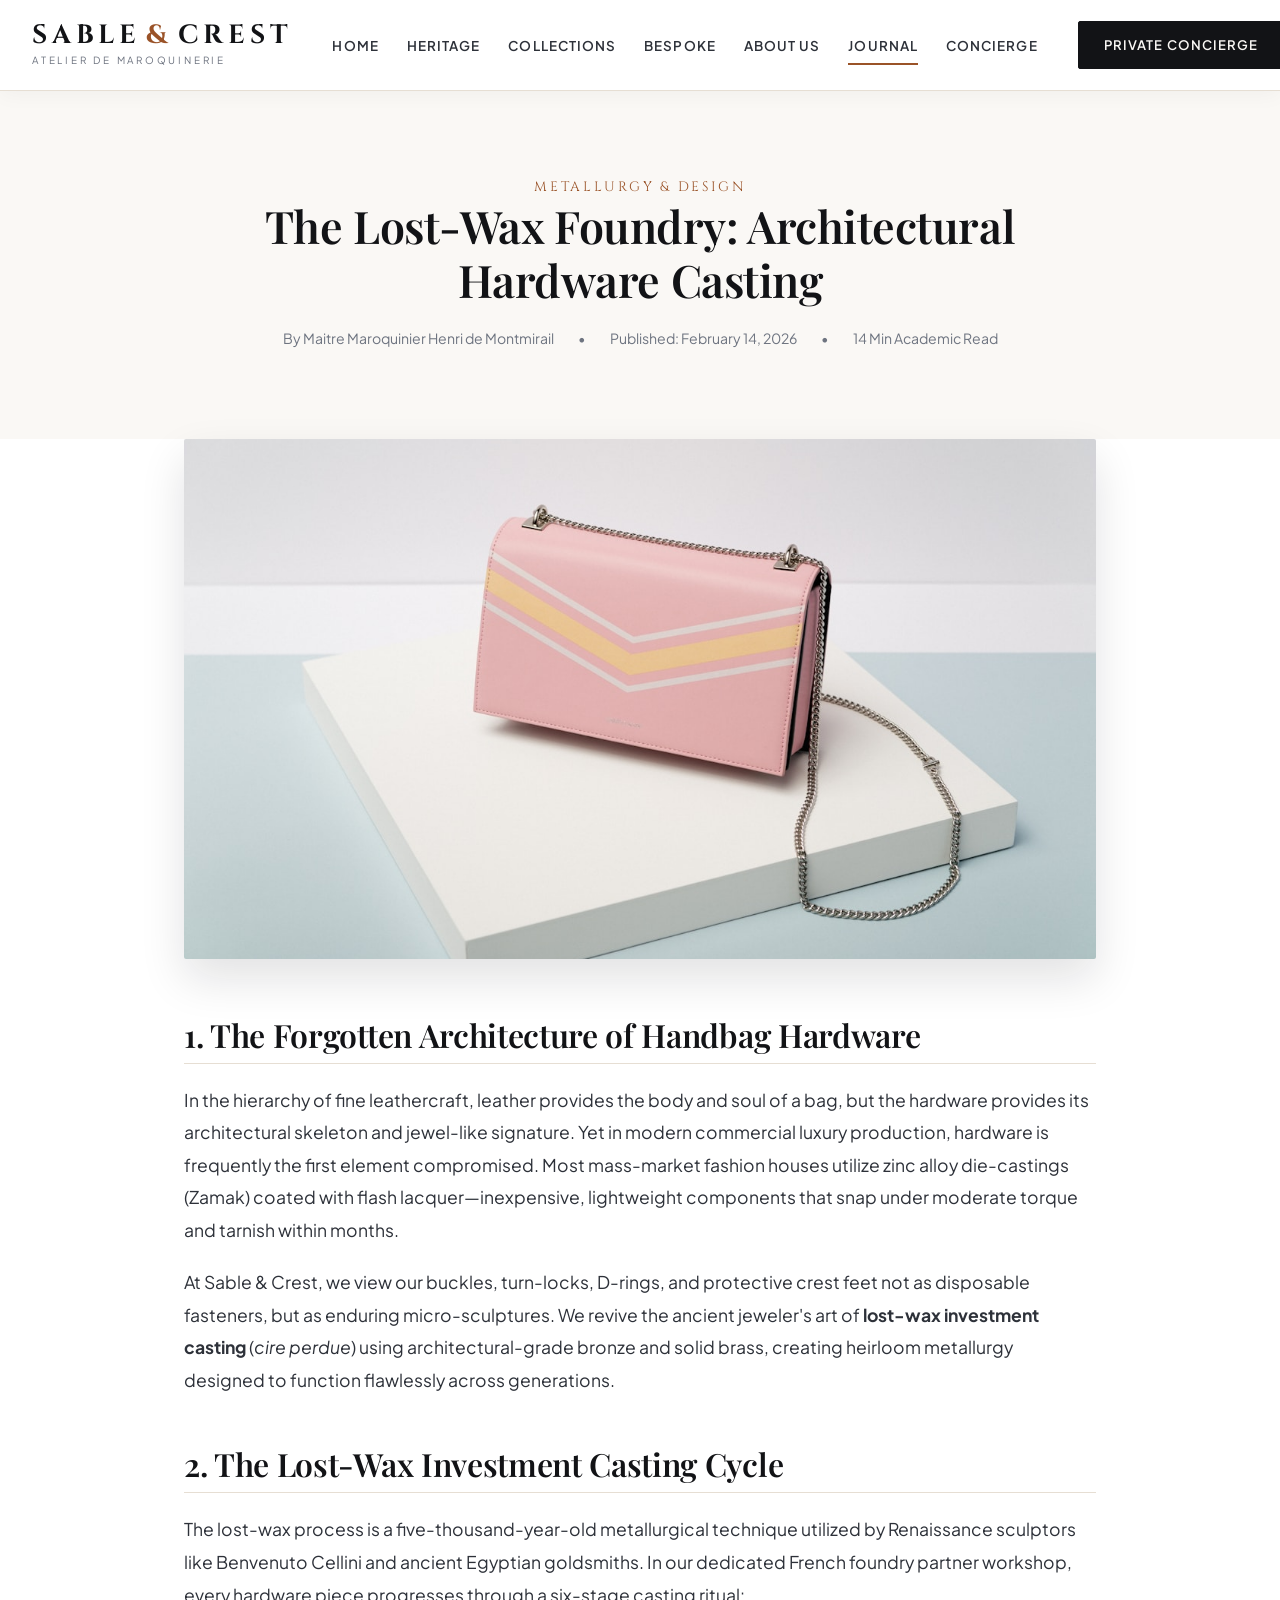
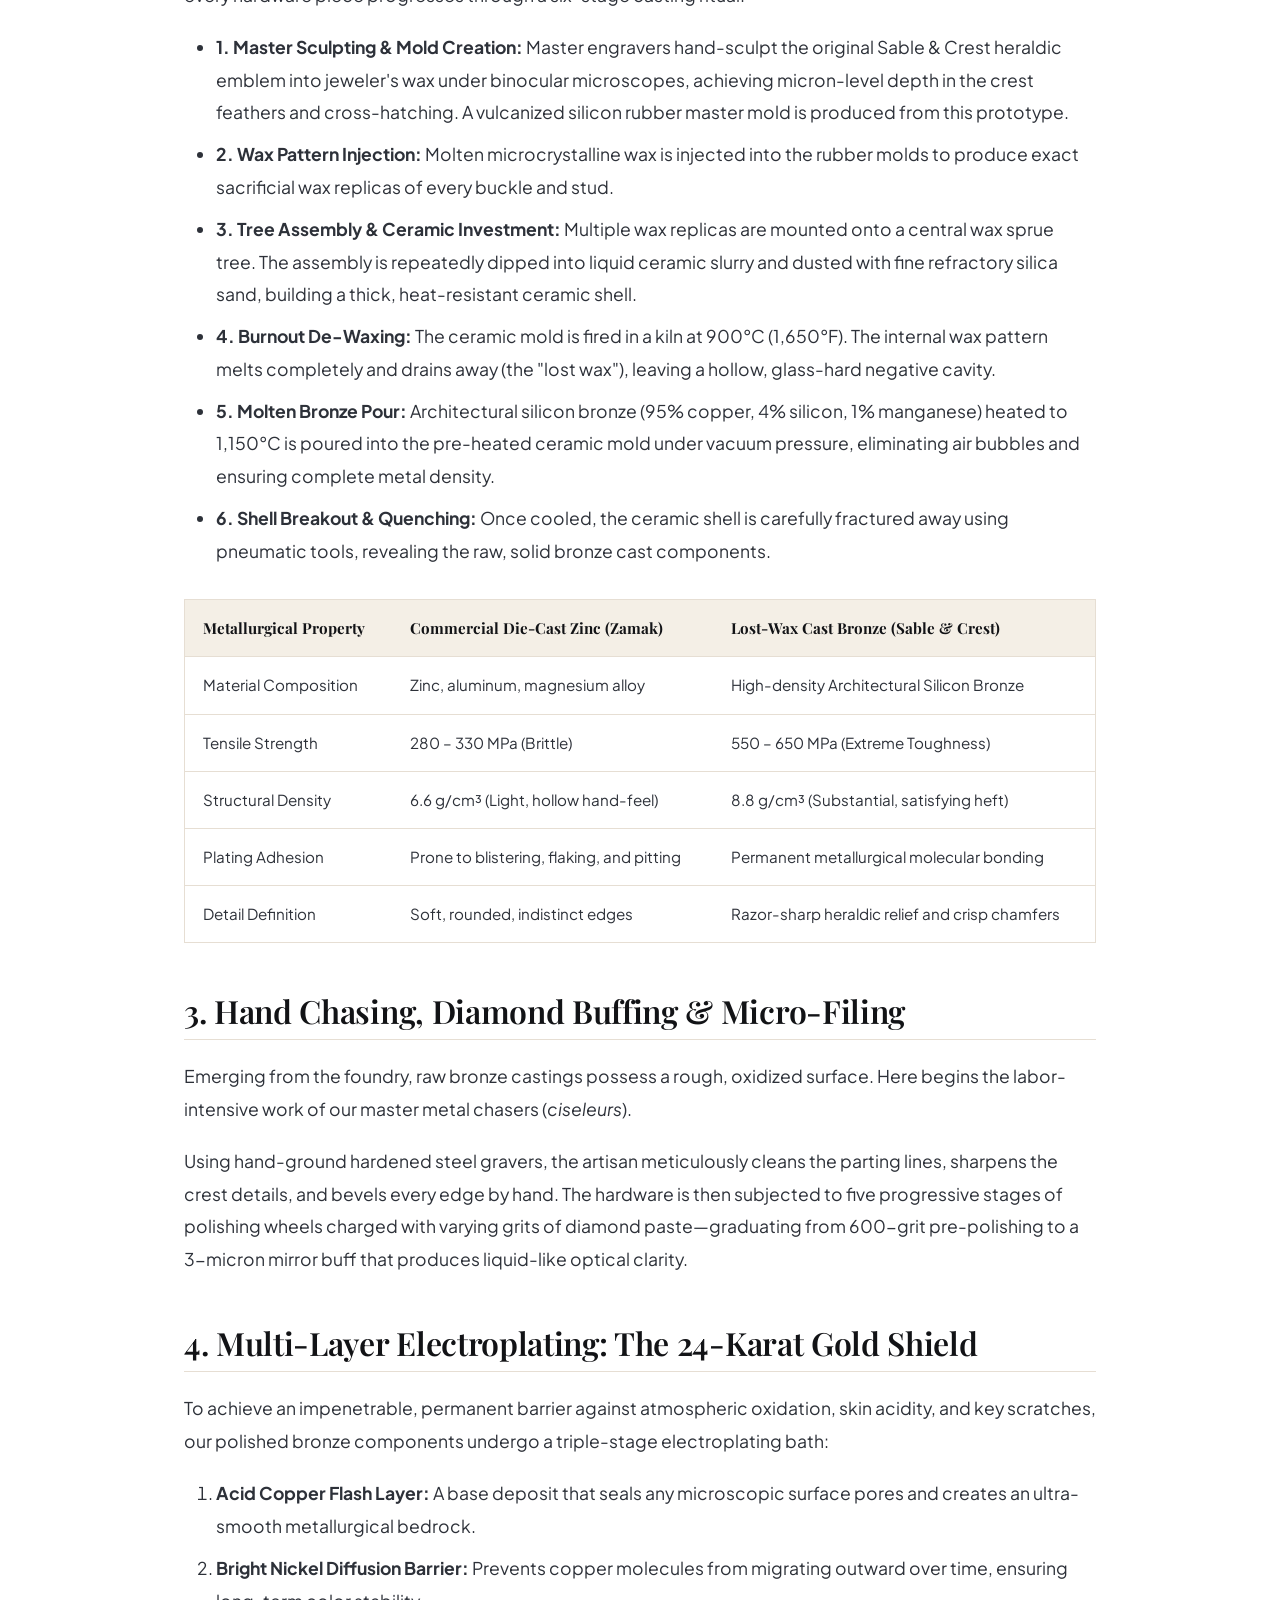
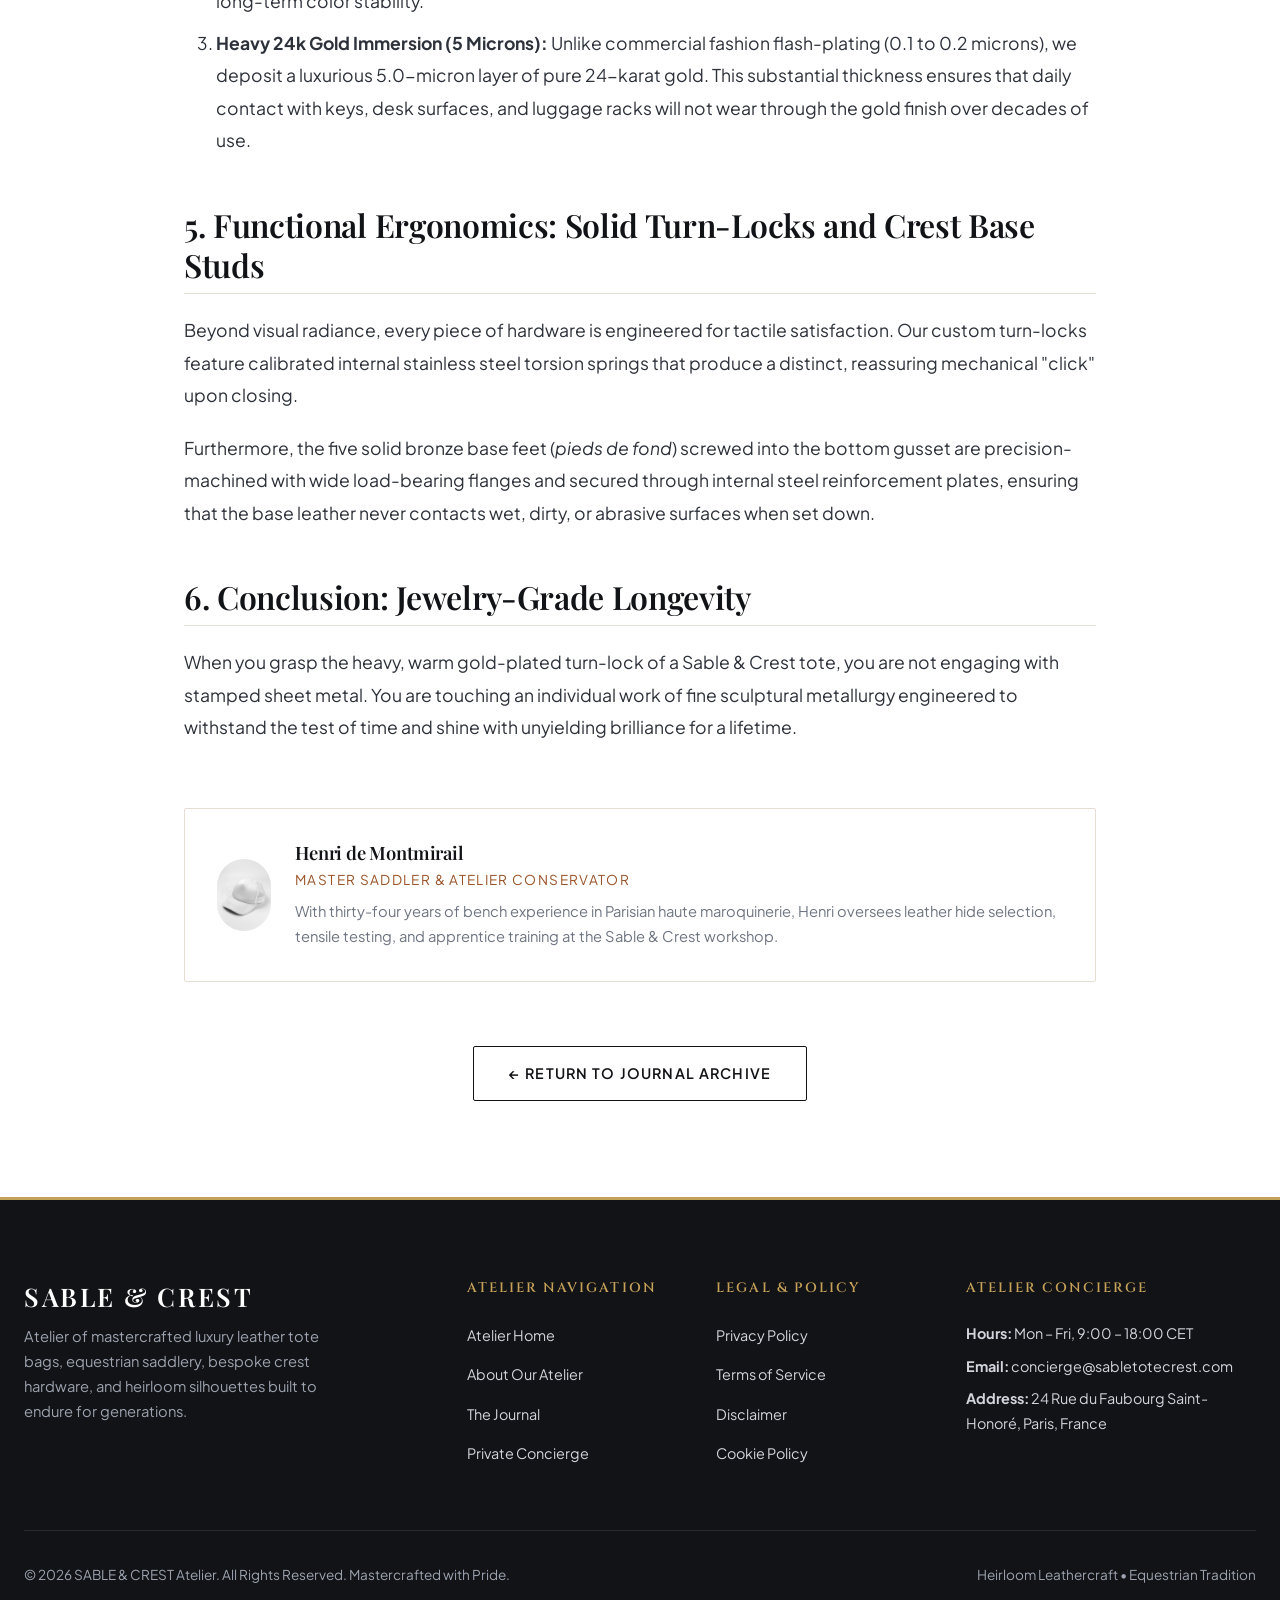
<file: blog/the-lost-wax-foundry-architectural-hardware-casting.html>
<!DOCTYPE html>
<html lang="en">
<head>
    <meta charset="UTF-8">
    <meta name="viewport" content="width=device-width, initial-scale=1.0">
    <title>The Lost-Wax Foundry: Architectural Hardware Casting | SABLE &amp; CREST Journal</title>
    <meta name="description" content="A deep investigation into bronze metallurgy, lost-wax investment casting, hand chasing, and 24-karat gold electroplating in luxury tote hardware.">
    <link rel="preconnect" href="https://fonts.googleapis.com">
    <link rel="preconnect" href="https://fonts.gstatic.com" crossorigin>
    <link href="https://fonts.googleapis.com/css2?family=Cinzel:wght@500;600;700;800&family=Playfair+Display:ital,wght@0,400;0,600;0,700;1,400;1,600&family=Plus+Jakarta+Sans:wght@300;400;500;600;700&display=swap" rel="stylesheet">
    <link rel="stylesheet" href="../css/style.css">
    
    <!-- Google Analytics -->
    <script async src="https://www.googletagmanager.com/gtag/js?id=G-0LY0HY7L01"></script>
    <script>
      window.dataLayer = window.dataLayer || [];
      function gtag(){dataLayer.push(arguments);}
      gtag('js', new Date());
      gtag('config', 'G-0LY0HY7L01');
    </script>
</head>
<body>

        <header class="site-header">
        <div class="nav-inner">
            <a href="../index.html" class="brand-logo">
                <div class="brand-crest-mark">SABLE <span>&amp;</span> CREST</div>
                <div class="brand-subtext">ATELIER DE MAROQUINERIE</div>
            </a>
            
            <nav class="nav-menu">
                <ul class="nav-links">
                    <li><a href="../index.html" class="nav-link">Home</a></li>
                    <li><a href="../index.html#heritage" class="nav-link">Heritage</a></li>
                    <li><a href="../index.html#collections" class="nav-link">Collections</a></li>
                    <li><a href="../index.html#customizer" class="nav-link">Bespoke</a></li>
                    <li><a href="../about.html" class="nav-link">About Us</a></li>
                    <li><a href="../blog.html" class="nav-link active">Journal</a></li>
                    <li><a href="../contact.html" class="nav-link">Concierge</a></li>
                </ul>
            </nav>
            
            <div class="nav-actions">
                <a href="../contact.html" class="btn btn-primary">Private Concierge</a>
            </div>
        </div>
    </header>

    <main id="main-content">
        <article class="article-header">
            <div class="container">
                <span class="article-category">Metallurgy & Design</span>
                <h1 class="article-title">The Lost-Wax Foundry: Architectural Hardware Casting</h1>
                <div class="article-meta">
                    <span>By Maitre Maroquinier Henri de Montmirail</span>
                    <span>&bull;</span>
                    <span>Published: February 14, 2026</span>
                    <span>&bull;</span>
                    <span>14 Min Academic Read</span>
                </div>
            </div>
        </article>

        <div class="section-padding bg-white" style="padding-top: 0;">
            <div class="container-narrow">

                <img src="../images/sable-bespoke-gold-crest-hardware-buckle.jpg" alt="Lost-wax casting of architectural bronze crest hardware" class="article-hero-img">

                <div class="article-prose">
                    <h2>1. The Forgotten Architecture of Handbag Hardware</h2>
                    <p>
                        In the hierarchy of fine leathercraft, leather provides the body and soul of a bag, but the hardware provides its architectural skeleton and jewel-like signature. Yet in modern commercial luxury production, hardware is frequently the first element compromised. Most mass-market fashion houses utilize zinc alloy die-castings (Zamak) coated with flash lacquer—inexpensive, lightweight components that snap under moderate torque and tarnish within months.
                    </p>
                    <p>
                        At Sable &amp; Crest, we view our buckles, turn-locks, D-rings, and protective crest feet not as disposable fasteners, but as enduring micro-sculptures. We revive the ancient jeweler's art of <strong>lost-wax investment casting</strong> (<em>cire perdue</em>) using architectural-grade bronze and solid brass, creating heirloom metallurgy designed to function flawlessly across generations.
                    </p>

                    <h2>2. The Lost-Wax Investment Casting Cycle</h2>
                    <p>
                        The lost-wax process is a five-thousand-year-old metallurgical technique utilized by Renaissance sculptors like Benvenuto Cellini and ancient Egyptian goldsmiths. In our dedicated French foundry partner workshop, every hardware piece progresses through a six-stage casting ritual:
                    </p>
                    <ul>
                        <li><strong>1. Master Sculpting &amp; Mold Creation:</strong> Master engravers hand-sculpt the original Sable &amp; Crest heraldic emblem into jeweler's wax under binocular microscopes, achieving micron-level depth in the crest feathers and cross-hatching. A vulcanized silicon rubber master mold is produced from this prototype.</li>
                        <li><strong>2. Wax Pattern Injection:</strong> Molten microcrystalline wax is injected into the rubber molds to produce exact sacrificial wax replicas of every buckle and stud.</li>
                        <li><strong>3. Tree Assembly &amp; Ceramic Investment:</strong> Multiple wax replicas are mounted onto a central wax sprue tree. The assembly is repeatedly dipped into liquid ceramic slurry and dusted with fine refractory silica sand, building a thick, heat-resistant ceramic shell.</li>
                        <li><strong>4. Burnout De-Waxing:</strong> The ceramic mold is fired in a kiln at 900&deg;C (1,650&deg;F). The internal wax pattern melts completely and drains away (the "lost wax"), leaving a hollow, glass-hard negative cavity.</li>
                        <li><strong>5. Molten Bronze Pour:</strong> Architectural silicon bronze (95% copper, 4% silicon, 1% manganese) heated to 1,150&deg;C is poured into the pre-heated ceramic mold under vacuum pressure, eliminating air bubbles and ensuring complete metal density.</li>
                        <li><strong>6. Shell Breakout &amp; Quenching:</strong> Once cooled, the ceramic shell is carefully fractured away using pneumatic tools, revealing the raw, solid bronze cast components.</li>
                    </ul>

                    <table class="program-table">
                        <thead>
                            <tr>
                                <th>Metallurgical Property</th>
                                <th>Commercial Die-Cast Zinc (Zamak)</th>
                                <th>Lost-Wax Cast Bronze (Sable &amp; Crest)</th>
                            </tr>
                        </thead>
                        <tbody>
                            <tr>
                                <td>Material Composition</td>
                                <td>Zinc, aluminum, magnesium alloy</td>
                                <td>High-density Architectural Silicon Bronze</td>
                            </tr>
                            <tr>
                                <td>Tensile Strength</td>
                                <td>280 &ndash; 330 MPa (Brittle)</td>
                                <td>550 &ndash; 650 MPa (Extreme Toughness)</td>
                            </tr>
                            <tr>
                                <td>Structural Density</td>
                                <td>6.6 g/cm&sup3; (Light, hollow hand-feel)</td>
                                <td>8.8 g/cm&sup3; (Substantial, satisfying heft)</td>
                            </tr>
                            <tr>
                                <td>Plating Adhesion</td>
                                <td>Prone to blistering, flaking, and pitting</td>
                                <td>Permanent metallurgical molecular bonding</td>
                            </tr>
                            <tr>
                                <td>Detail Definition</td>
                                <td>Soft, rounded, indistinct edges</td>
                                <td>Razor-sharp heraldic relief and crisp chamfers</td>
                            </tr>
                        </tbody>
                    </table>

                    <h2>3. Hand Chasing, Diamond Buffing &amp; Micro-Filing</h2>
                    <p>
                        Emerging from the foundry, raw bronze castings possess a rough, oxidized surface. Here begins the labor-intensive work of our master metal chasers (<em>ciseleurs</em>).
                    </p>
                    <p>
                        Using hand-ground hardened steel gravers, the artisan meticulously cleans the parting lines, sharpens the crest details, and bevels every edge by hand. The hardware is then subjected to five progressive stages of polishing wheels charged with varying grits of diamond paste—graduating from 600-grit pre-polishing to a 3-micron mirror buff that produces liquid-like optical clarity.
                    </p>

                    <h2>4. Multi-Layer Electroplating: The 24-Karat Gold Shield</h2>
                    <p>
                        To achieve an impenetrable, permanent barrier against atmospheric oxidation, skin acidity, and key scratches, our polished bronze components undergo a triple-stage electroplating bath:
                    </p>
                    <ol>
                        <li><strong>Acid Copper Flash Layer:</strong> A base deposit that seals any microscopic surface pores and creates an ultra-smooth metallurgical bedrock.</li>
                        <li><strong>Bright Nickel Diffusion Barrier:</strong> Prevents copper molecules from migrating outward over time, ensuring long-term color stability.</li>
                        <li><strong>Heavy 24k Gold Immersion (5 Microns):</strong> Unlike commercial fashion flash-plating (0.1 to 0.2 microns), we deposit a luxurious 5.0-micron layer of pure 24-karat gold. This substantial thickness ensures that daily contact with keys, desk surfaces, and luggage racks will not wear through the gold finish over decades of use.</li>
                    </ol>

                    <h2>5. Functional Ergonomics: Solid Turn-Locks and Crest Base Studs</h2>
                    <p>
                        Beyond visual radiance, every piece of hardware is engineered for tactile satisfaction. Our custom turn-locks feature calibrated internal stainless steel torsion springs that produce a distinct, reassuring mechanical "click" upon closing.
                    </p>
                    <p>
                        Furthermore, the five solid bronze base feet (<em>pieds de fond</em>) screwed into the bottom gusset are precision-machined with wide load-bearing flanges and secured through internal steel reinforcement plates, ensuring that the base leather never contacts wet, dirty, or abrasive surfaces when set down.
                    </p>

                    <h2>6. Conclusion: Jewelry-Grade Longevity</h2>
                    <p>
                        When you grasp the heavy, warm gold-plated turn-lock of a Sable &amp; Crest tote, you are not engaging with stamped sheet metal. You are touching an individual work of fine sculptural metallurgy engineered to withstand the test of time and shine with unyielding brilliance for a lifetime.
                    </p>
                </div>

                <div class="blog-author-box">
                    <img src="../images/sable-artisan-workbench-cutting-leather.jpg" alt="Master Artisan Henri de Montmirail" class="author-avatar">
                    <div>
                        <h4 style="font-size: 1.15rem; margin-bottom: 0.25rem;">Henri de Montmirail</h4>
                        <p style="font-size: 0.85rem; color: var(--color-cognac); text-transform: uppercase; letter-spacing: 0.1em; margin-bottom: 0.5rem;">Master Saddler &amp; Atelier Conservator</p>
                        <p style="font-size: 0.92rem; color: var(--color-muted-gray); margin: 0;">
                            With thirty-four years of bench experience in Parisian haute maroquinerie, Henri oversees leather hide selection, tensile testing, and apprentice training at the Sable &amp; Crest workshop.
                        </p>
                    </div>
                </div>

                <div class="text-center" style="margin-top: 4rem;">
                    <a href="../blog.html" class="btn btn-outline">&larr; Return to Journal Archive</a>
                </div>
            </div>
        </div>
    </main>

    <footer class="site-footer">
        <div class="container">
            <div class="footer-grid">
                <div class="footer-brand">
                    <h4>SABLE <span>&amp;</span> CREST</h4>
                    <p class="footer-desc">
                        Atelier of mastercrafted luxury leather tote bags, equestrian saddlery, bespoke crest hardware, and heirloom silhouettes built to endure for generations.
                    </p>
                </div>

                <div class="footer-col">
                    <h5>Atelier Navigation</h5>
                    <ul class="footer-links">
                        <li><a href="../index.html">Atelier Home</a></li>
                        <li><a href="../about.html">About Our Atelier</a></li>
                        <li><a href="../blog.html">The Journal</a></li>
                        <li><a href="../contact.html">Private Concierge</a></li>
                    </ul>
                </div>

                <div class="footer-col">
                    <h5>Legal &amp; Policy</h5>
                    <ul class="footer-links">
                        <li><a href="../privacy.html">Privacy Policy</a></li>
                        <li><a href="../terms.html">Terms of Service</a></li>
                        <li><a href="../disclaimer.html">Disclaimer</a></li>
                        <li><a href="../cookies.html">Cookie Policy</a></li>
                    </ul>
                </div>

                <div class="footer-col">
                    <h5>Atelier Concierge</h5>
                    <p style="font-size: 0.9rem; color: #d1d5db; margin-bottom: 0.5rem;"><strong>Hours:</strong> Mon &ndash; Fri, 9:00 &ndash; 18:00 CET</p>
                    <p style="font-size: 0.9rem; color: #d1d5db; margin-bottom: 0.5rem;"><strong>Email:</strong> concierge@sabletotecrest.com</p>
                    <p style="font-size: 0.9rem; color: #d1d5db;"><strong>Address:</strong> 24 Rue du Faubourg Saint-Honor&eacute;, Paris, France</p>
                </div>
            </div>

            <div class="footer-bottom">
                <div>&copy; 2026 SABLE &amp; CREST Atelier. All Rights Reserved. Mastercrafted with Pride.</div>
                <div>Heirloom Leathercraft &bull; Equestrian Tradition</div>
            </div>
        </div>
    </footer>

    <script src="../js/main.js"></script>
</body>
</html>
</file>
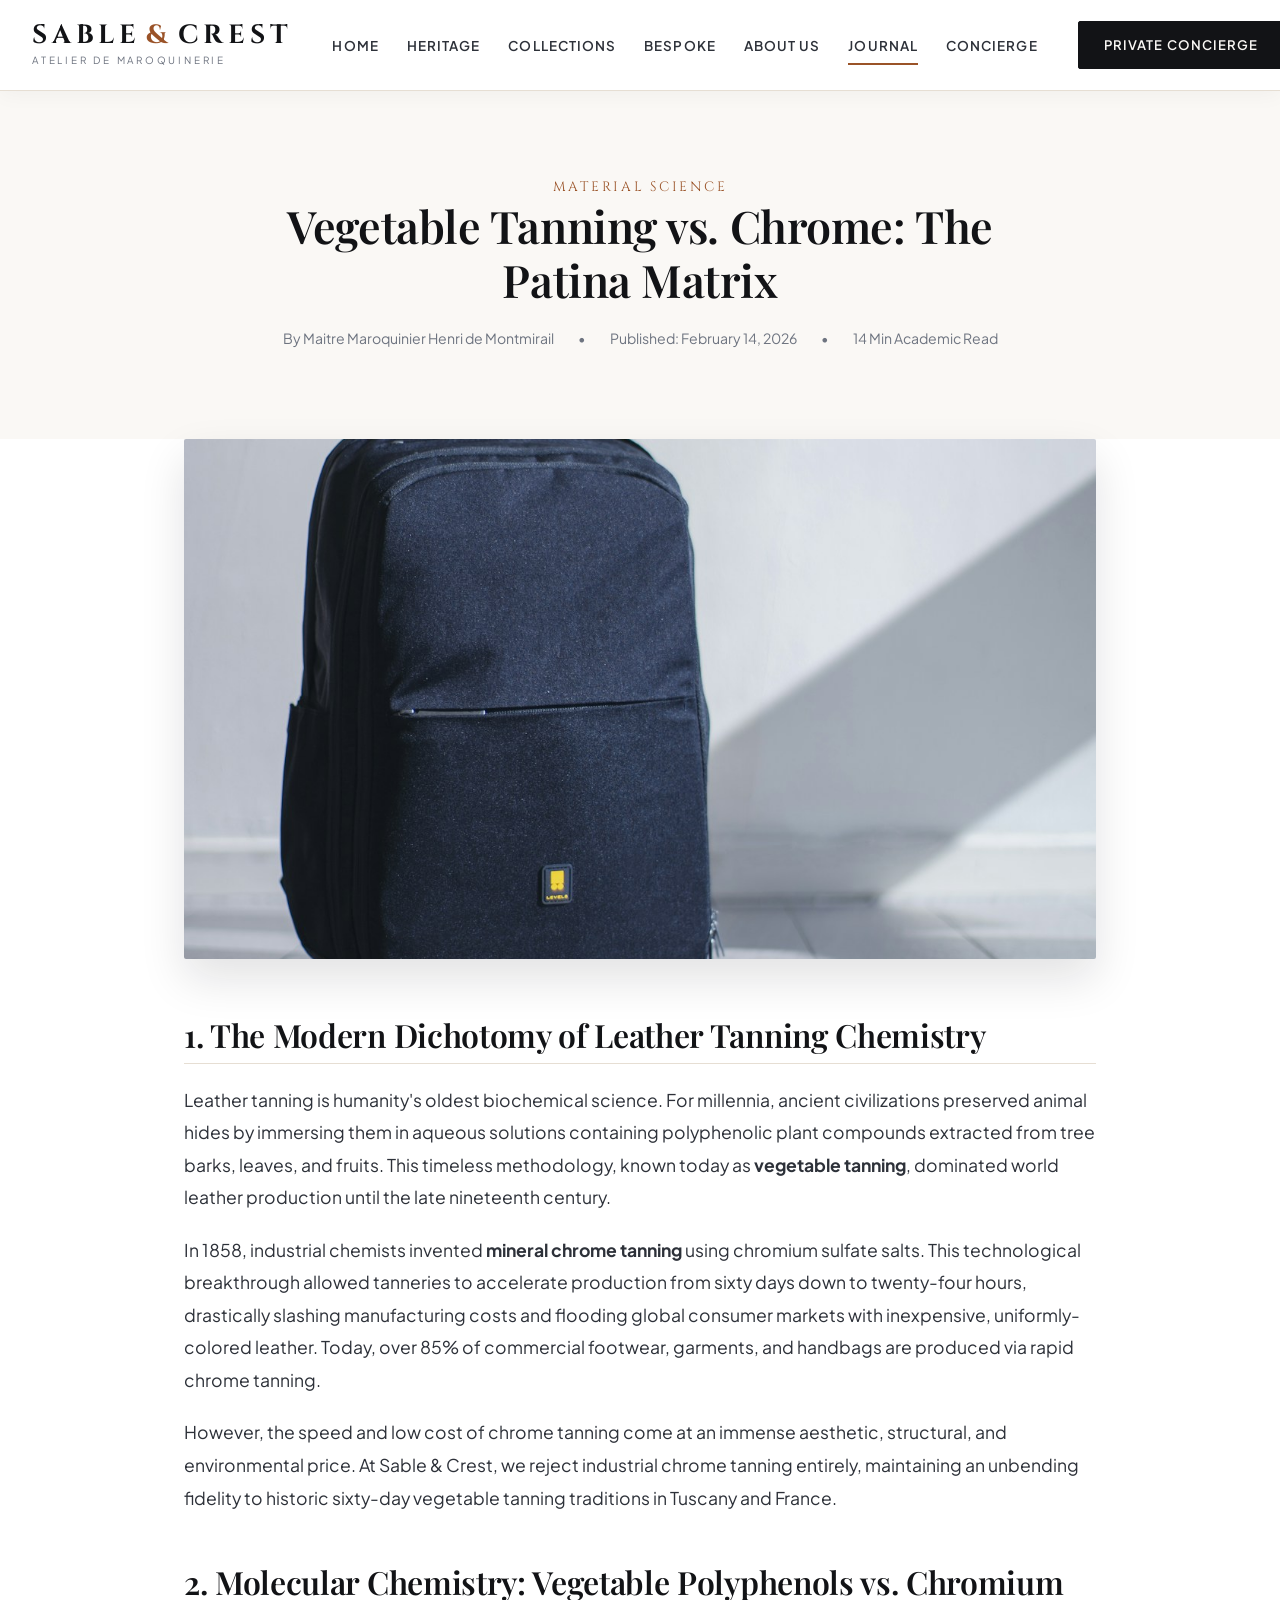
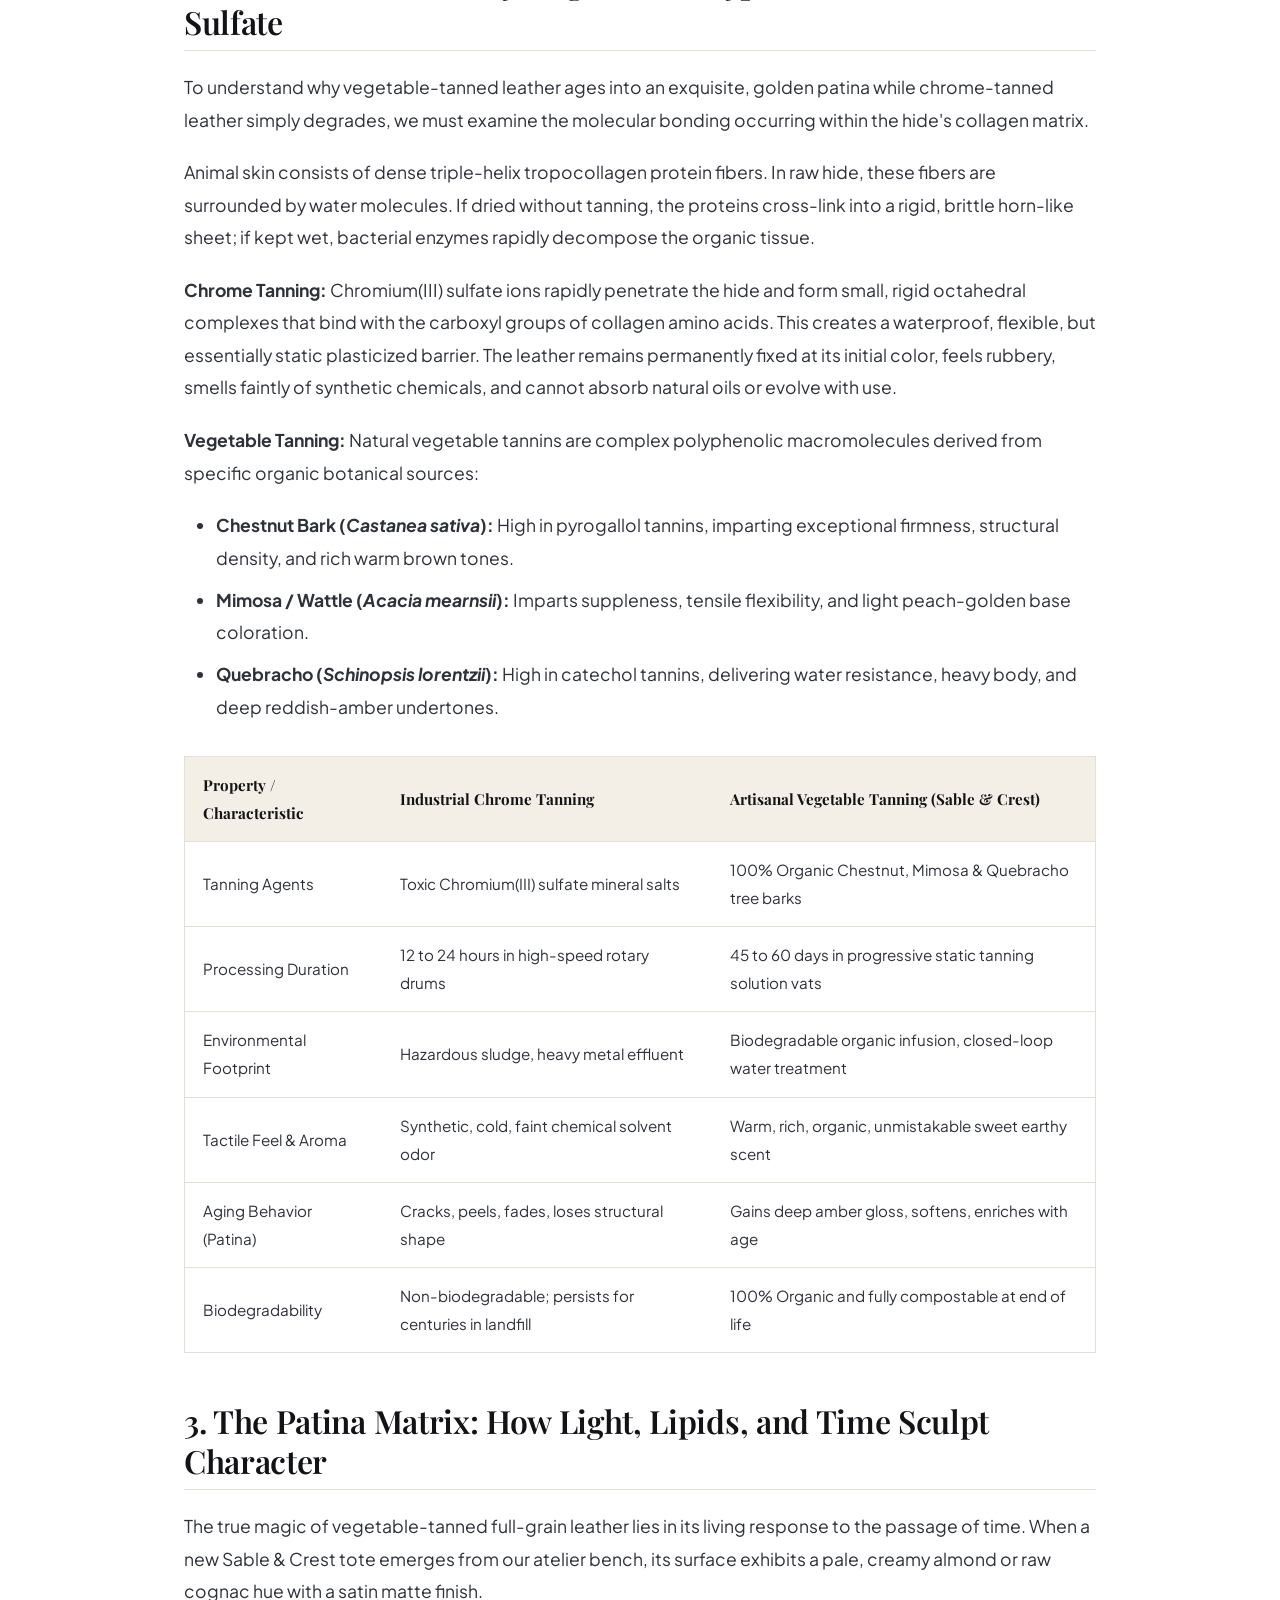
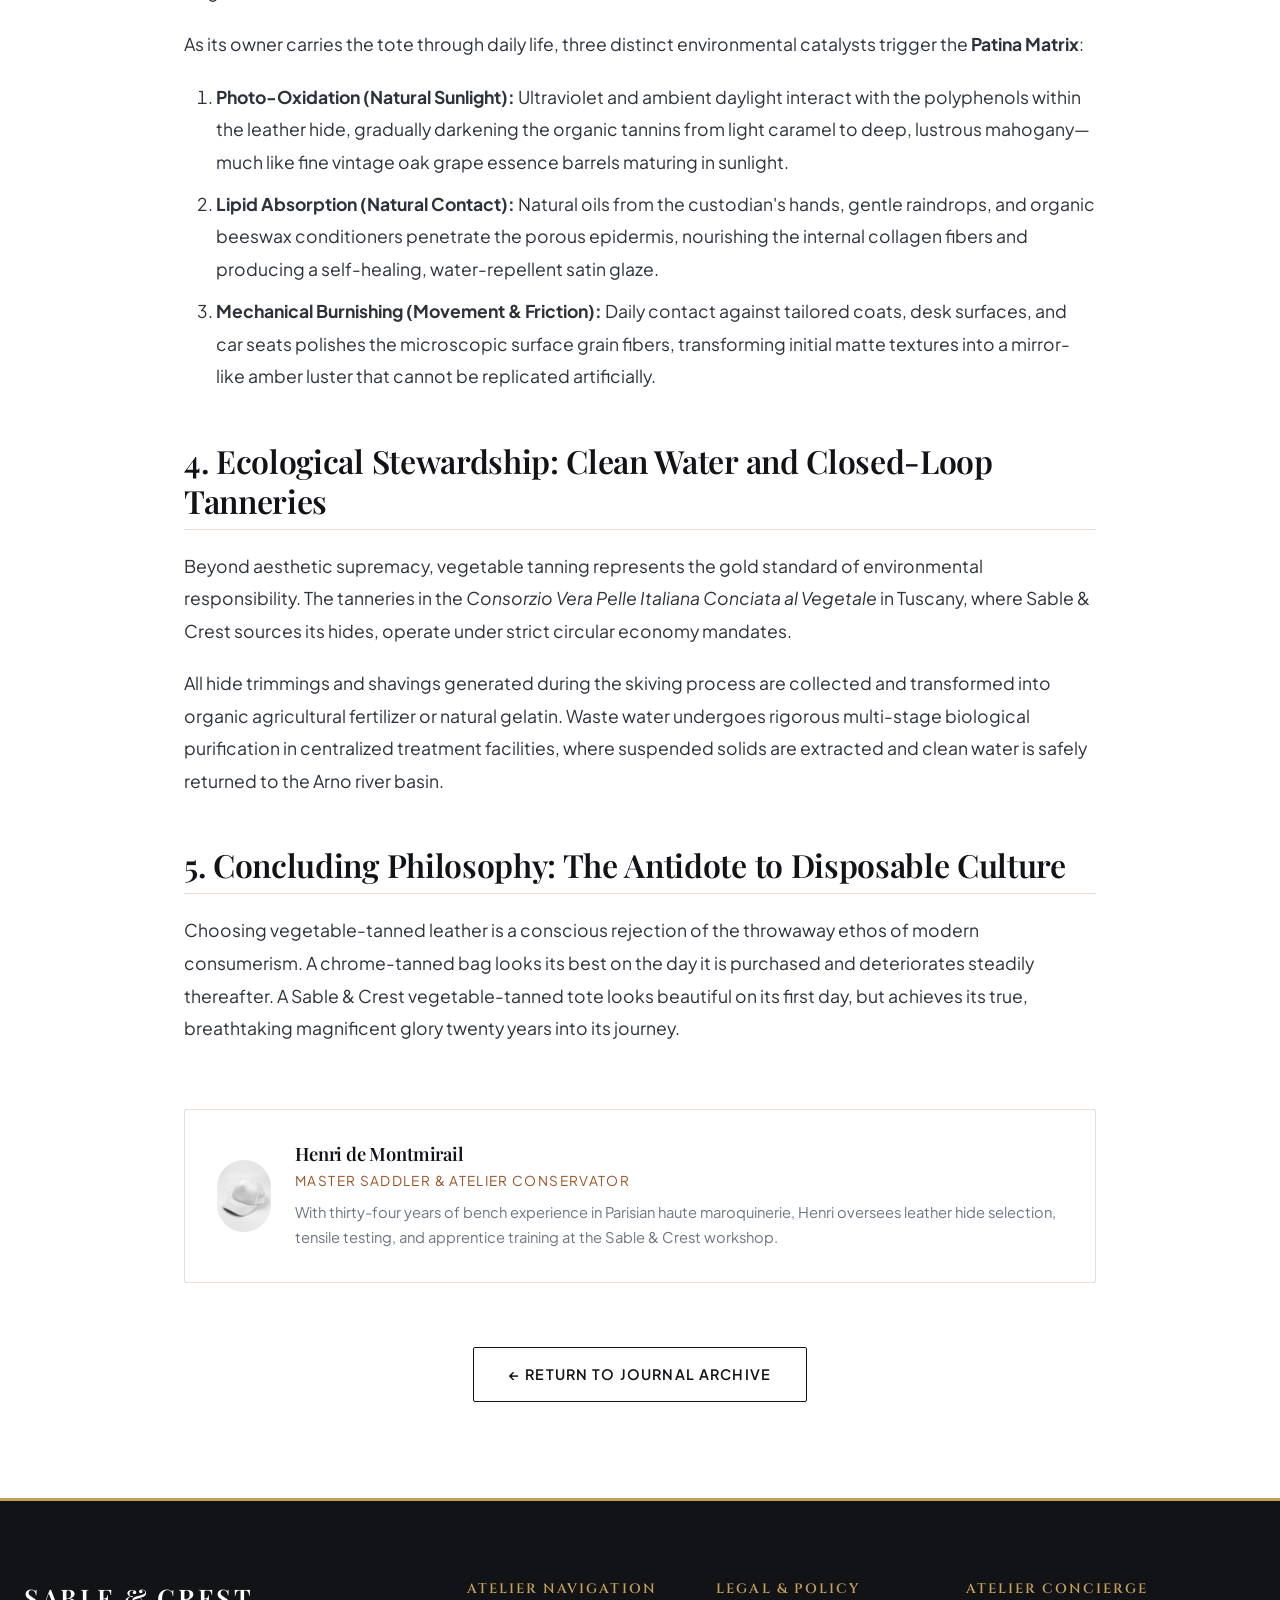
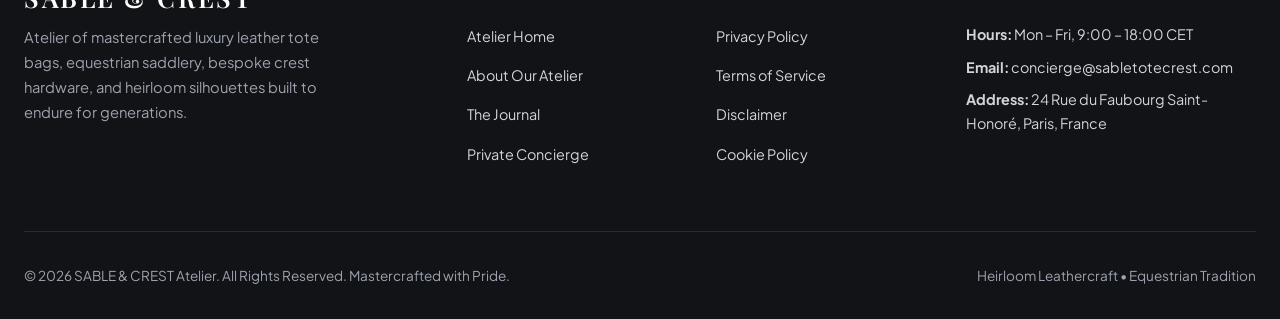
<file: blog/vegetable-tanning-vs-chrome-the-patina-matrix.html>
<!DOCTYPE html>
<html lang="en">
<head>
    <meta charset="UTF-8">
    <meta name="viewport" content="width=device-width, initial-scale=1.0">
    <title>Vegetable Tanning vs. Chrome: The Patina Matrix | SABLE &amp; CREST Journal</title>
    <meta name="description" content="An authoritative scientific investigation into tree-bark tannins, collagen cross-linking, ecological stewardship, and the organic chemistry of leather patina.">
    <link rel="preconnect" href="https://fonts.googleapis.com">
    <link rel="preconnect" href="https://fonts.gstatic.com" crossorigin>
    <link href="https://fonts.googleapis.com/css2?family=Cinzel:wght@500;600;700;800&family=Playfair+Display:ital,wght@0,400;0,600;0,700;1,400;1,600&family=Plus+Jakarta+Sans:wght@300;400;500;600;700&display=swap" rel="stylesheet">
    <link rel="stylesheet" href="../css/style.css">
    
    <!-- Google Analytics -->
    <script async src="https://www.googletagmanager.com/gtag/js?id=G-0LY0HY7L01"></script>
    <script>
      window.dataLayer = window.dataLayer || [];
      function gtag(){dataLayer.push(arguments);}
      gtag('js', new Date());
      gtag('config', 'G-0LY0HY7L01');
    </script>
</head>
<body>

        <header class="site-header">
        <div class="nav-inner">
            <a href="../index.html" class="brand-logo">
                <div class="brand-crest-mark">SABLE <span>&amp;</span> CREST</div>
                <div class="brand-subtext">ATELIER DE MAROQUINERIE</div>
            </a>
            
            <nav class="nav-menu">
                <ul class="nav-links">
                    <li><a href="../index.html" class="nav-link">Home</a></li>
                    <li><a href="../index.html#heritage" class="nav-link">Heritage</a></li>
                    <li><a href="../index.html#collections" class="nav-link">Collections</a></li>
                    <li><a href="../index.html#customizer" class="nav-link">Bespoke</a></li>
                    <li><a href="../about.html" class="nav-link">About Us</a></li>
                    <li><a href="../blog.html" class="nav-link active">Journal</a></li>
                    <li><a href="../contact.html" class="nav-link">Concierge</a></li>
                </ul>
            </nav>
            
            <div class="nav-actions">
                <a href="../contact.html" class="btn btn-primary">Private Concierge</a>
            </div>
        </div>
    </header>

    <main id="main-content">
        <article class="article-header">
            <div class="container">
                <span class="article-category">Material Science</span>
                <h1 class="article-title">Vegetable Tanning vs. Chrome: The Patina Matrix</h1>
                <div class="article-meta">
                    <span>By Maitre Maroquinier Henri de Montmirail</span>
                    <span>&bull;</span>
                    <span>Published: February 14, 2026</span>
                    <span>&bull;</span>
                    <span>14 Min Academic Read</span>
                </div>
            </div>
        </article>

        <div class="section-padding bg-white" style="padding-top: 0;">
            <div class="container-narrow">

                <img src="../images/sable-equestrian-tanned-leather-hide.jpg" alt="Rich vegetable-tanned leather hide developing patina" class="article-hero-img">

                <div class="article-prose">
                    <h2>1. The Modern Dichotomy of Leather Tanning Chemistry</h2>
                    <p>
                        Leather tanning is humanity's oldest biochemical science. For millennia, ancient civilizations preserved animal hides by immersing them in aqueous solutions containing polyphenolic plant compounds extracted from tree barks, leaves, and fruits. This timeless methodology, known today as <strong>vegetable tanning</strong>, dominated world leather production until the late nineteenth century.
                    </p>
                    <p>
                        In 1858, industrial chemists invented <strong>mineral chrome tanning</strong> using chromium sulfate salts. This technological breakthrough allowed tanneries to accelerate production from sixty days down to twenty-four hours, drastically slashing manufacturing costs and flooding global consumer markets with inexpensive, uniformly-colored leather. Today, over 85% of commercial footwear, garments, and handbags are produced via rapid chrome tanning.
                    </p>
                    <p>
                        However, the speed and low cost of chrome tanning come at an immense aesthetic, structural, and environmental price. At Sable &amp; Crest, we reject industrial chrome tanning entirely, maintaining an unbending fidelity to historic sixty-day vegetable tanning traditions in Tuscany and France.
                    </p>

                    <h2>2. Molecular Chemistry: Vegetable Polyphenols vs. Chromium Sulfate</h2>
                    <p>
                        To understand why vegetable-tanned leather ages into an exquisite, golden patina while chrome-tanned leather simply degrades, we must examine the molecular bonding occurring within the hide's collagen matrix.
                    </p>
                    <p>
                        Animal skin consists of dense triple-helix tropocollagen protein fibers. In raw hide, these fibers are surrounded by water molecules. If dried without tanning, the proteins cross-link into a rigid, brittle horn-like sheet; if kept wet, bacterial enzymes rapidly decompose the organic tissue.
                    </p>
                    <p>
                        <strong>Chrome Tanning:</strong> Chromium(III) sulfate ions rapidly penetrate the hide and form small, rigid octahedral complexes that bind with the carboxyl groups of collagen amino acids. This creates a waterproof, flexible, but essentially static plasticized barrier. The leather remains permanently fixed at its initial color, feels rubbery, smells faintly of synthetic chemicals, and cannot absorb natural oils or evolve with use.
                    </p>
                    <p>
                        <strong>Vegetable Tanning:</strong> Natural vegetable tannins are complex polyphenolic macromolecules derived from specific organic botanical sources:
                    </p>
                    <ul>
                        <li><strong>Chestnut Bark (<em>Castanea sativa</em>):</strong> High in pyrogallol tannins, imparting exceptional firmness, structural density, and rich warm brown tones.</li>
                        <li><strong>Mimosa / Wattle (<em>Acacia mearnsii</em>):</strong> Imparts suppleness, tensile flexibility, and light peach-golden base coloration.</li>
                        <li><strong>Quebracho (<em>Schinopsis lorentzii</em>):</strong> High in catechol tannins, delivering water resistance, heavy body, and deep reddish-amber undertones.</li>
                    </ul>

                    <table class="program-table">
                        <thead>
                            <tr>
                                <th>Property / Characteristic</th>
                                <th>Industrial Chrome Tanning</th>
                                <th>Artisanal Vegetable Tanning (Sable &amp; Crest)</th>
                            </tr>
                        </thead>
                        <tbody>
                            <tr>
                                <td>Tanning Agents</td>
                                <td>Toxic Chromium(III) sulfate mineral salts</td>
                                <td>100% Organic Chestnut, Mimosa &amp; Quebracho tree barks</td>
                            </tr>
                            <tr>
                                <td>Processing Duration</td>
                                <td>12 to 24 hours in high-speed rotary drums</td>
                                <td>45 to 60 days in progressive static tanning solution vats</td>
                            </tr>
                            <tr>
                                <td>Environmental Footprint</td>
                                <td>Hazardous sludge, heavy metal effluent</td>
                                <td>Biodegradable organic infusion, closed-loop water treatment</td>
                            </tr>
                            <tr>
                                <td>Tactile Feel &amp; Aroma</td>
                                <td>Synthetic, cold, faint chemical solvent odor</td>
                                <td>Warm, rich, organic, unmistakable sweet earthy scent</td>
                            </tr>
                            <tr>
                                <td>Aging Behavior (Patina)</td>
                                <td>Cracks, peels, fades, loses structural shape</td>
                                <td>Gains deep amber gloss, softens, enriches with age</td>
                            </tr>
                            <tr>
                                <td>Biodegradability</td>
                                <td>Non-biodegradable; persists for centuries in landfill</td>
                                <td>100% Organic and fully compostable at end of life</td>
                            </tr>
                        </tbody>
                    </table>

                    <h2>3. The Patina Matrix: How Light, Lipids, and Time Sculpt Character</h2>
                    <p>
                        The true magic of vegetable-tanned full-grain leather lies in its living response to the passage of time. When a new Sable &amp; Crest tote emerges from our atelier bench, its surface exhibits a pale, creamy almond or raw cognac hue with a satin matte finish.
                    </p>
                    <p>
                        As its owner carries the tote through daily life, three distinct environmental catalysts trigger the <strong>Patina Matrix</strong>:
                    </p>
                    <ol>
                        <li><strong>Photo-Oxidation (Natural Sunlight):</strong> Ultraviolet and ambient daylight interact with the polyphenols within the leather hide, gradually darkening the organic tannins from light caramel to deep, lustrous mahogany—much like fine vintage oak grape essence barrels maturing in sunlight.</li>
                        <li><strong>Lipid Absorption (Natural Contact):</strong> Natural oils from the custodian's hands, gentle raindrops, and organic beeswax conditioners penetrate the porous epidermis, nourishing the internal collagen fibers and producing a self-healing, water-repellent satin glaze.</li>
                        <li><strong>Mechanical Burnishing (Movement &amp; Friction):</strong> Daily contact against tailored coats, desk surfaces, and car seats polishes the microscopic surface grain fibers, transforming initial matte textures into a mirror-like amber luster that cannot be replicated artificially.</li>
                    </ol>

                    <h2>4. Ecological Stewardship: Clean Water and Closed-Loop Tanneries</h2>
                    <p>
                        Beyond aesthetic supremacy, vegetable tanning represents the gold standard of environmental responsibility. The tanneries in the <em>Consorzio Vera Pelle Italiana Conciata al Vegetale</em> in Tuscany, where Sable &amp; Crest sources its hides, operate under strict circular economy mandates.
                    </p>
                    <p>
                        All hide trimmings and shavings generated during the skiving process are collected and transformed into organic agricultural fertilizer or natural gelatin. Waste water undergoes rigorous multi-stage biological purification in centralized treatment facilities, where suspended solids are extracted and clean water is safely returned to the Arno river basin.
                    </p>

                    <h2>5. Concluding Philosophy: The Antidote to Disposable Culture</h2>
                    <p>
                        Choosing vegetable-tanned leather is a conscious rejection of the throwaway ethos of modern consumerism. A chrome-tanned bag looks its best on the day it is purchased and deteriorates steadily thereafter. A Sable &amp; Crest vegetable-tanned tote looks beautiful on its first day, but achieves its true, breathtaking magnificent glory twenty years into its journey.
                    </p>
                </div>

                <div class="blog-author-box">
                    <img src="../images/sable-artisan-workbench-cutting-leather.jpg" alt="Master Artisan Henri de Montmirail" class="author-avatar">
                    <div>
                        <h4 style="font-size: 1.15rem; margin-bottom: 0.25rem;">Henri de Montmirail</h4>
                        <p style="font-size: 0.85rem; color: var(--color-cognac); text-transform: uppercase; letter-spacing: 0.1em; margin-bottom: 0.5rem;">Master Saddler &amp; Atelier Conservator</p>
                        <p style="font-size: 0.92rem; color: var(--color-muted-gray); margin: 0;">
                            With thirty-four years of bench experience in Parisian haute maroquinerie, Henri oversees leather hide selection, tensile testing, and apprentice training at the Sable &amp; Crest workshop.
                        </p>
                    </div>
                </div>

                <div class="text-center" style="margin-top: 4rem;">
                    <a href="../blog.html" class="btn btn-outline">&larr; Return to Journal Archive</a>
                </div>
            </div>
        </div>
    </main>

    <footer class="site-footer">
        <div class="container">
            <div class="footer-grid">
                <div class="footer-brand">
                    <h4>SABLE <span>&amp;</span> CREST</h4>
                    <p class="footer-desc">
                        Atelier of mastercrafted luxury leather tote bags, equestrian saddlery, bespoke crest hardware, and heirloom silhouettes built to endure for generations.
                    </p>
                </div>

                <div class="footer-col">
                    <h5>Atelier Navigation</h5>
                    <ul class="footer-links">
                        <li><a href="../index.html">Atelier Home</a></li>
                        <li><a href="../about.html">About Our Atelier</a></li>
                        <li><a href="../blog.html">The Journal</a></li>
                        <li><a href="../contact.html">Private Concierge</a></li>
                    </ul>
                </div>

                <div class="footer-col">
                    <h5>Legal &amp; Policy</h5>
                    <ul class="footer-links">
                        <li><a href="../privacy.html">Privacy Policy</a></li>
                        <li><a href="../terms.html">Terms of Service</a></li>
                        <li><a href="../disclaimer.html">Disclaimer</a></li>
                        <li><a href="../cookies.html">Cookie Policy</a></li>
                    </ul>
                </div>

                <div class="footer-col">
                    <h5>Atelier Concierge</h5>
                    <p style="font-size: 0.9rem; color: #d1d5db; margin-bottom: 0.5rem;"><strong>Hours:</strong> Mon &ndash; Fri, 9:00 &ndash; 18:00 CET</p>
                    <p style="font-size: 0.9rem; color: #d1d5db; margin-bottom: 0.5rem;"><strong>Email:</strong> concierge@sabletotecrest.com</p>
                    <p style="font-size: 0.9rem; color: #d1d5db;"><strong>Address:</strong> 24 Rue du Faubourg Saint-Honor&eacute;, Paris, France</p>
                </div>
            </div>

            <div class="footer-bottom">
                <div>&copy; 2026 SABLE &amp; CREST Atelier. All Rights Reserved. Mastercrafted with Pride.</div>
                <div>Heirloom Leathercraft &bull; Equestrian Tradition</div>
            </div>
        </div>
    </footer>

    <script src="../js/main.js"></script>
</body>
</html>
</file>
<file: css/style.css>
/* ==========================================================================
   SABLE TOTE CREST - LUXURY ATELIER & LEATHER GOODS STYLESHEET
   Design Language: Bespoke Equestrian Heritage & Modern Architectural Minimalism
   ========================================================================== */

:root {
  /* Color Palette */
  --color-obsidian: #121316;
  --color-noir-900: #1a1c23;
  --color-noir-800: #242731;
  --color-noir-700: #353945;
  --color-cognac: #9a5328;
  --color-cognac-hover: #b46332;
  --color-saddle-gold: #c5a059;
  --color-saddle-gold-light: #dfbe7e;
  --color-saddle-gold-dark: #a27e38;
  --color-ecru: #faf8f5;
  --color-ecru-warm: #f4efe6;
  --color-ecru-border: #e6ded3;
  --color-charcoal: #2d3139;
  --color-muted-gray: #6e7480;
  --color-white: #ffffff;

  /* Typography */
  --font-serif: 'Playfair Display', 'Cormorant Garamond', Georgia, serif;
  --font-sans: 'Plus Jakarta Sans', -apple-system, BlinkMacSystemFont, 'Segoe UI', Roboto, sans-serif;
  --font-accent: 'Cinzel', serif;

  /* Shadows & Elevations */
  --shadow-subtle: 0 4px 20px rgba(18, 19, 22, 0.04);
  --shadow-medium: 0 10px 30px rgba(18, 19, 22, 0.08);
  --shadow-elevated: 0 20px 45px rgba(18, 19, 22, 0.12);
  --shadow-gold: 0 8px 25px rgba(197, 160, 89, 0.22);

  /* Spacing & Transitions */
  --radius-xs: 2px;
  --radius-sm: 4px;
  --radius-md: 8px;
  --radius-lg: 16px;
  --radius-pill: 9999px;
  --transition-fast: 0.2s cubic-bezier(0.16, 1, 0.3, 1);
  --transition-smooth: 0.4s cubic-bezier(0.16, 1, 0.3, 1);
  --transition-slow: 0.6s cubic-bezier(0.16, 1, 0.3, 1);
}

/* Reset & Base */
*, *::before, *::after {
  box-sizing: border-box;
  margin: 0;
  padding: 0;
}

html {
  font-size: 16px;
  scroll-behavior: smooth;
}

body {
  font-family: var(--font-sans);
  background-color: var(--color-ecru);
  color: var(--color-charcoal);
  line-height: 1.7;
  -webkit-font-smoothing: antialiased;
  -moz-osx-font-smoothing: grayscale;
  overflow-x: hidden;
}

h1, h2, h3, h4, h5, h6 {
  font-family: var(--font-serif);
  color: var(--color-obsidian);
  font-weight: 600;
  line-height: 1.25;
  letter-spacing: -0.01em;
}

p {
  margin-bottom: 1.25rem;
}

a {
  color: inherit;
  text-decoration: none;
  transition: color var(--transition-fast);
}

img {
  max-width: 100%;
  height: auto;
  display: block;
}

/* Utilities */
.container {
  width: 100%;
  max-width: 1280px;
  margin: 0 auto;
  padding: 0 1.5rem;
}

.container-narrow {
  max-width: 960px;
  margin: 0 auto;
  padding: 0 1.5rem;
}

.text-center { text-align: center; }
.text-gold { color: var(--color-saddle-gold); }
.text-cognac { color: var(--color-cognac); }
.bg-obsidian { background-color: var(--color-obsidian); color: var(--color-ecru); }
.bg-ecru-warm { background-color: var(--color-ecru-warm); }
.bg-white { background-color: var(--color-white); }

.section-padding {
  padding: 6rem 0;
}

.section-header {
  text-align: center;
  max-width: 760px;
  margin: 0 auto 4rem auto;
}

.section-tagline {
  font-family: var(--font-accent);
  font-size: 0.85rem;
  text-transform: uppercase;
  letter-spacing: 0.2em;
  color: var(--color-cognac);
  margin-bottom: 0.75rem;
  display: inline-block;
}

.section-title {
  font-size: 2.5rem;
  margin-bottom: 1rem;
}

.section-desc {
  font-size: 1.1rem;
  color: var(--color-muted-gray);
}

/* Buttons */
.btn {
  display: inline-flex;
  align-items: center;
  justify-content: center;
  padding: 0.9rem 2.2rem;
  font-size: 0.9rem;
  font-weight: 600;
  letter-spacing: 0.08em;
  text-transform: uppercase;
  border-radius: var(--radius-xs);
  transition: all var(--transition-smooth);
  cursor: pointer;
  border: 1px solid transparent;
  gap: 0.5rem;
}

.btn-primary {
  background-color: var(--color-obsidian);
  color: var(--color-ecru);
  border-color: var(--color-obsidian);
}

.btn-primary:hover {
  background-color: var(--color-cognac);
  border-color: var(--color-cognac);
  color: var(--color-white);
  transform: translateY(-2px);
  box-shadow: var(--shadow-medium);
}

.btn-gold {
  background-color: var(--color-saddle-gold);
  color: var(--color-obsidian);
  border-color: var(--color-saddle-gold);
}

.btn-gold:hover {
  background-color: var(--color-saddle-gold-light);
  transform: translateY(-2px);
  box-shadow: var(--shadow-gold);
}

.btn-outline {
  background-color: transparent;
  color: var(--color-obsidian);
  border-color: var(--color-obsidian);
}

.btn-outline:hover {
  background-color: var(--color-obsidian);
  color: var(--color-ecru);
  transform: translateY(-2px);
}

.btn-outline-white {
  background-color: transparent;
  color: var(--color-white);
  border-color: rgba(255, 255, 255, 0.4);
}

.btn-outline-white:hover {
  background-color: var(--color-white);
  color: var(--color-obsidian);
  border-color: var(--color-white);
}

/* Header & Navigation */
.site-header {
  position: sticky;
  top: 0;
  z-index: 1000;
  background-color: rgba(250, 248, 245, 0.95);
  backdrop-filter: blur(12px);
  border-bottom: 1px solid var(--color-ecru-border);
  transition: all var(--transition-fast);
}

.site-header.scrolled {
  background-color: rgba(255, 255, 255, 0.98);
  box-shadow: var(--shadow-subtle);
}

.nav-inner {
  display: flex;
  align-items: center;
  justify-content: space-between;
  height: 85px;
}

.brand-logo {
  display: flex;
  flex-direction: column;
  align-items: flex-start;
  text-decoration: none;
}

.brand-crest-mark {
  font-family: var(--font-accent);
  font-size: 1.55rem;
  font-weight: 700;
  letter-spacing: 0.15em;
  color: var(--color-obsidian);
  display: flex;
  align-items: center;
  gap: 0.4rem;
}

.brand-crest-mark span {
  color: var(--color-cognac);
}

.brand-subtext {
  font-size: 0.65rem;
  text-transform: uppercase;
  letter-spacing: 0.25em;
  color: var(--color-muted-gray);
  margin-top: -3px;
}

.nav-links {
  display: flex;
  align-items: center;
  list-style: none;
  gap: 2rem;
}

.nav-link {
  font-size: 0.88rem;
  font-weight: 500;
  letter-spacing: 0.05em;
  text-transform: uppercase;
  color: var(--color-charcoal);
  padding: 0.5rem 0;
  position: relative;
}

.nav-link::after {
  content: '';
  position: absolute;
  bottom: 0;
  left: 0;
  width: 0;
  height: 2px;
  background-color: var(--color-cognac);
  transition: width var(--transition-fast);
}

.nav-link:hover::after, .nav-link.active::after {
  width: 100%;
}

.nav-actions {
  display: flex;
  align-items: center;
  gap: 1.25rem;
}

.mobile-menu-toggle {
  display: none;
  background: none;
  border: none;
  font-size: 1.5rem;
  color: var(--color-obsidian);
  cursor: pointer;
}

/* Hero Section */
.hero-section {
  position: relative;
  min-height: 88vh;
  display: flex;
  align-items: center;
  background-color: var(--color-obsidian);
  color: var(--color-ecru);
  overflow: hidden;
}

.hero-bg-overlay {
  position: absolute;
  inset: 0;
  background: linear-gradient(90deg, rgba(18, 19, 22, 0.92) 0%, rgba(18, 19, 22, 0.65) 55%, rgba(18, 19, 22, 0.3) 100%);
  z-index: 1;
}

.hero-bg-img {
  position: absolute;
  right: 0;
  top: 0;
  width: 65%;
  height: 100%;
  object-fit: cover;
  z-index: 0;
  filter: brightness(0.9);
}

.hero-content {
  position: relative;
  z-index: 2;
  max-width: 650px;
  padding: 4rem 0;
}

.hero-tag {
  display: inline-flex;
  align-items: center;
  gap: 0.5rem;
  font-family: var(--font-accent);
  font-size: 0.85rem;
  letter-spacing: 0.25em;
  text-transform: uppercase;
  color: var(--color-saddle-gold);
  margin-bottom: 1.25rem;
  border-bottom: 1px solid rgba(197, 160, 89, 0.35);
  padding-bottom: 0.4rem;
}

.hero-title {
  font-size: 3.5rem;
  line-height: 1.15;
  color: #ffffff;
  margin-bottom: 1.5rem;
}

.hero-title span {
  font-style: italic;
  font-weight: 400;
  color: var(--color-saddle-gold-light);
}

.hero-desc {
  font-size: 1.15rem;
  color: #d1d5db;
  margin-bottom: 2.5rem;
  line-height: 1.8;
}

.hero-cta-group {
  display: flex;
  flex-wrap: wrap;
  gap: 1.25rem;
}

/* Feature Matrix / Pillars */
.pillars-grid {
  display: grid;
  grid-template-columns: repeat(auto-fit, minmax(260px, 1fr));
  gap: 2rem;
}

.pillar-card {
  background: var(--color-white);
  padding: 2.5rem 2rem;
  border: 1px solid var(--color-ecru-border);
  border-radius: var(--radius-xs);
  box-shadow: var(--shadow-subtle);
  transition: all var(--transition-smooth);
  position: relative;
}

.pillar-card:hover {
  transform: translateY(-6px);
  box-shadow: var(--shadow-medium);
  border-color: var(--color-cognac);
}

.pillar-icon {
  width: 54px;
  height: 54px;
  background-color: var(--color-ecru-warm);
  border: 1px solid var(--color-ecru-border);
  display: flex;
  align-items: center;
  justify-content: center;
  font-size: 1.5rem;
  color: var(--color-cognac);
  margin-bottom: 1.5rem;
  border-radius: var(--radius-xs);
}

.pillar-title {
  font-size: 1.35rem;
  margin-bottom: 0.75rem;
}

.pillar-desc {
  font-size: 0.95rem;
  color: var(--color-muted-gray);
  margin-bottom: 0;
}

/* Atelier Split Showcase */
.showcase-split {
  display: grid;
  grid-template-columns: 1fr 1fr;
  gap: 4.5rem;
  align-items: center;
}

.showcase-img-wrap {
  position: relative;
  border-radius: var(--radius-xs);
  overflow: hidden;
  box-shadow: var(--shadow-elevated);
}

.showcase-img-wrap img {
  width: 100%;
  height: 480px;
  object-fit: cover;
  transition: transform var(--transition-slow);
}

.showcase-img-wrap:hover img {
  transform: scale(1.03);
}

.showcase-badge {
  position: absolute;
  top: 1.5rem;
  left: 1.5rem;
  background-color: rgba(18, 19, 22, 0.9);
  color: var(--color-saddle-gold);
  padding: 0.4rem 1rem;
  font-family: var(--font-accent);
  font-size: 0.75rem;
  letter-spacing: 0.15em;
  text-transform: uppercase;
  border-left: 2px solid var(--color-saddle-gold);
}

.showcase-content h3 {
  font-size: 2.2rem;
  margin-bottom: 1.25rem;
}

.specs-list {
  list-style: none;
  margin: 1.5rem 0 2rem 0;
  display: flex;
  flex-direction: column;
  gap: 0.75rem;
}

.specs-list li {
  display: flex;
  align-items: flex-start;
  gap: 0.75rem;
  font-size: 0.98rem;
}

.specs-list li span.bullet {
  color: var(--color-cognac);
  font-weight: bold;
}

/* Collections Grid */
.collection-grid {
  display: grid;
  grid-template-columns: repeat(auto-fit, minmax(320px, 1fr));
  gap: 2.5rem;
}

.product-card {
  background-color: var(--color-white);
  border: 1px solid var(--color-ecru-border);
  border-radius: var(--radius-xs);
  overflow: hidden;
  box-shadow: var(--shadow-subtle);
  transition: all var(--transition-smooth);
  display: flex;
  flex-direction: column;
}

.product-card:hover {
  transform: translateY(-8px);
  box-shadow: var(--shadow-elevated);
}

.product-media {
  position: relative;
  height: 340px;
  overflow: hidden;
  background-color: var(--color-ecru-warm);
}

.product-media img {
  width: 100%;
  height: 100%;
  object-fit: cover;
  transition: transform var(--transition-slow);
}

.product-card:hover .product-media img {
  transform: scale(1.05);
}

.product-tag {
  position: absolute;
  top: 1rem;
  right: 1rem;
  background-color: var(--color-obsidian);
  color: var(--color-ecru);
  font-size: 0.75rem;
  font-family: var(--font-accent);
  letter-spacing: 0.1em;
  padding: 0.3rem 0.8rem;
  text-transform: uppercase;
}

.product-info {
  padding: 1.75rem;
  display: flex;
  flex-direction: column;
  flex-grow: 1;
}

.product-meta {
  font-size: 0.8rem;
  text-transform: uppercase;
  letter-spacing: 0.12em;
  color: var(--color-cognac);
  margin-bottom: 0.35rem;
}

.product-title {
  font-size: 1.4rem;
  margin-bottom: 0.5rem;
}

.product-desc {
  font-size: 0.92rem;
  color: var(--color-muted-gray);
  margin-bottom: 1.25rem;
  flex-grow: 1;
}

.product-bottom {
  display: flex;
  align-items: center;
  justify-content: space-between;
  border-top: 1px solid var(--color-ecru-border);
  padding-top: 1rem;
}

.product-price {
  font-family: var(--font-serif);
  font-size: 1.35rem;
  font-weight: 700;
  color: var(--color-obsidian);
}

/* Interactive Configurator / Customizer */
.configurator-wrapper {
  background: var(--color-white);
  border: 1px solid var(--color-ecru-border);
  border-radius: var(--radius-xs);
  padding: 3rem;
  box-shadow: var(--shadow-medium);
}

.configurator-grid {
  display: grid;
  grid-template-columns: 1fr 1fr;
  gap: 3.5rem;
  align-items: center;
}

.config-preview-box {
  background-color: var(--color-ecru-warm);
  border: 1px solid var(--color-ecru-border);
  border-radius: var(--radius-xs);
  padding: 2.5rem;
  text-align: center;
  position: relative;
}

.config-preview-box img {
  width: 100%;
  max-height: 380px;
  object-fit: contain;
  margin: 0 auto;
  transition: opacity 0.3s ease;
}

.config-specs-panel {
  display: flex;
  flex-direction: column;
  gap: 1.5rem;
}

.config-group label {
  display: block;
  font-family: var(--font-accent);
  font-size: 0.85rem;
  text-transform: uppercase;
  letter-spacing: 0.12em;
  margin-bottom: 0.75rem;
  color: var(--color-obsidian);
}

.config-options {
  display: flex;
  gap: 0.75rem;
  flex-wrap: wrap;
}

.config-btn {
  padding: 0.6rem 1.2rem;
  border: 1px solid var(--color-ecru-border);
  background: var(--color-white);
  font-size: 0.88rem;
  border-radius: var(--radius-xs);
  cursor: pointer;
  transition: all var(--transition-fast);
}

.config-btn.active, .config-btn:hover {
  background-color: var(--color-obsidian);
  color: var(--color-ecru);
  border-color: var(--color-obsidian);
}

.config-summary {
  background: var(--color-ecru);
  padding: 1.25rem;
  border-left: 3px solid var(--color-cognac);
  margin-top: 1rem;
}

/* Timeline / Atelier Process */
.timeline-track {
  position: relative;
  max-width: 860px;
  margin: 0 auto;
}

.timeline-step {
  display: grid;
  grid-template-columns: 80px 1fr;
  gap: 2rem;
  margin-bottom: 2.5rem;
}

.timeline-step-num {
  font-family: var(--font-accent);
  font-size: 1.8rem;
  font-weight: 700;
  color: var(--color-saddle-gold);
  border: 2px solid var(--color-saddle-gold);
  width: 70px;
  height: 70px;
  display: flex;
  align-items: center;
  justify-content: center;
  border-radius: var(--radius-pill);
}

.timeline-step-content {
  background: var(--color-white);
  padding: 2rem;
  border: 1px solid var(--color-ecru-border);
  box-shadow: var(--shadow-subtle);
}

.timeline-step-title {
  font-size: 1.35rem;
  margin-bottom: 0.5rem;
}

/* Testimonials / Client Dispatches */
.testimonial-grid {
  display: grid;
  grid-template-columns: repeat(auto-fit, minmax(320px, 1fr));
  gap: 2rem;
}

.testimonial-card {
  background: var(--color-white);
  padding: 2.5rem;
  border: 1px solid var(--color-ecru-border);
  border-radius: var(--radius-xs);
  box-shadow: var(--shadow-subtle);
  display: flex;
  flex-direction: column;
  justify-content: space-between;
}

.testimonial-quote {
  font-family: var(--font-serif);
  font-size: 1.15rem;
  font-style: italic;
  color: var(--color-charcoal);
  margin-bottom: 1.5rem;
  line-height: 1.6;
}

.client-meta {
  display: flex;
  align-items: center;
  gap: 1rem;
}

.client-avatar {
  width: 48px;
  height: 48px;
  border-radius: var(--radius-pill);
  background-color: var(--color-ecru-warm);
  border: 1px solid var(--color-cognac);
  display: flex;
  align-items: center;
  justify-content: center;
  font-family: var(--font-accent);
  font-weight: 700;
  color: var(--color-cognac);
}

.client-name {
  font-weight: 600;
  font-size: 0.95rem;
}

.client-role {
  font-size: 0.8rem;
  color: var(--color-muted-gray);
}

/* FAQ Accordion */
.faq-accordion {
  max-width: 820px;
  margin: 0 auto;
  display: flex;
  flex-direction: column;
  gap: 1rem;
}

.faq-item {
  background: var(--color-white);
  border: 1px solid var(--color-ecru-border);
  border-radius: var(--radius-xs);
  overflow: hidden;
  transition: border-color var(--transition-fast);
}

.faq-header {
  padding: 1.5rem 2rem;
  display: flex;
  align-items: center;
  justify-content: space-between;
  cursor: pointer;
  background: transparent;
  width: 100%;
  border: none;
  text-align: left;
  font-family: var(--font-serif);
  font-size: 1.2rem;
  color: var(--color-obsidian);
}

.faq-icon {
  font-size: 1.2rem;
  color: var(--color-cognac);
  transition: transform var(--transition-fast);
}

.faq-item.active .faq-icon {
  transform: rotate(45deg);
}

.faq-body {
  max-height: 0;
  overflow: hidden;
  transition: max-height var(--transition-smooth);
  padding: 0 2rem;
  color: var(--color-muted-gray);
  font-size: 0.98rem;
}

.faq-item.active .faq-body {
  padding-bottom: 1.5rem;
}

/* Articles / Blog Hub */
.blog-grid {
  display: grid;
  grid-template-columns: repeat(auto-fit, minmax(340px, 1fr));
  gap: 2.5rem;
}

.blog-card {
  background: var(--color-white);
  border: 1px solid var(--color-ecru-border);
  border-radius: var(--radius-xs);
  overflow: hidden;
  box-shadow: var(--shadow-subtle);
  display: flex;
  flex-direction: column;
  transition: transform var(--transition-smooth);
}

.blog-card:hover {
  transform: translateY(-6px);
  box-shadow: var(--shadow-elevated);
}

.blog-thumb {
  height: 240px;
  overflow: hidden;
  position: relative;
}

.blog-thumb img {
  width: 100%;
  height: 100%;
  object-fit: cover;
  transition: transform var(--transition-slow);
}

.blog-card:hover .blog-thumb img {
  transform: scale(1.05);
}

.blog-body {
  padding: 2rem;
  display: flex;
  flex-direction: column;
  flex-grow: 1;
}

.blog-tag {
  font-size: 0.78rem;
  font-family: var(--font-accent);
  letter-spacing: 0.12em;
  text-transform: uppercase;
  color: var(--color-cognac);
  margin-bottom: 0.5rem;
}

.blog-title {
  font-size: 1.35rem;
  margin-bottom: 0.75rem;
  line-height: 1.3;
}

.blog-excerpt {
  font-size: 0.95rem;
  color: var(--color-muted-gray);
  margin-bottom: 1.5rem;
  flex-grow: 1;
}

/* Article / Monograph Page Layout */
.article-header {
  padding: 5rem 0 3rem 0;
  text-align: center;
  max-width: 860px;
  margin: 0 auto;
}

.article-category {
  font-family: var(--font-accent);
  font-size: 0.85rem;
  letter-spacing: 0.2em;
  color: var(--color-cognac);
  text-transform: uppercase;
  margin-bottom: 1rem;
}

.article-title {
  font-size: 2.8rem;
  margin-bottom: 1.25rem;
  line-height: 1.2;
}

.article-meta {
  display: flex;
  align-items: center;
  justify-content: center;
  gap: 1.5rem;
  font-size: 0.88rem;
  color: var(--color-muted-gray);
  margin-bottom: 2.5rem;
}

.article-hero-img {
  width: 100%;
  max-height: 520px;
  object-fit: cover;
  border-radius: var(--radius-xs);
  margin-bottom: 3.5rem;
  box-shadow: var(--shadow-elevated);
}

.article-prose {
  font-size: 1.1rem;
  line-height: 1.85;
  color: var(--color-charcoal);
}

.article-prose h2 {
  font-size: 2rem;
  margin: 3rem 0 1.25rem 0;
  padding-bottom: 0.5rem;
  border-bottom: 1px solid var(--color-ecru-border);
}

.article-prose h3 {
  font-size: 1.5rem;
  margin: 2.25rem 0 1rem 0;
}

.article-prose blockquote {
  border-left: 3px solid var(--color-cognac);
  padding: 1rem 0 1rem 1.75rem;
  margin: 2rem 0;
  font-family: var(--font-serif);
  font-size: 1.25rem;
  font-style: italic;
  color: var(--color-obsidian);
  background-color: var(--color-ecru-warm);
}

.article-prose ul, .article-prose ol {
  margin: 1.25rem 0 1.75rem 2rem;
}

.article-prose li {
  margin-bottom: 0.6rem;
}

.program-table {
  width: 100%;
  border-collapse: collapse;
  margin: 2rem 0;
  font-size: 0.95rem;
  background: #ffffff;
  border: 1px solid var(--color-ecru-border);
}

.program-table th, .program-table td {
  padding: 14px 18px;
  text-align: left;
  border-bottom: 1px solid var(--color-ecru-border);
}

.program-table th {
  background-color: var(--color-ecru-warm);
  color: var(--color-obsidian);
  font-family: var(--font-serif);
  font-weight: 700;
}

.blog-author-box {
  display: flex;
  align-items: center;
  gap: 1.5rem;
  background: var(--color-white);
  padding: 2rem;
  border: 1px solid var(--color-ecru-border);
  margin-top: 4rem;
  border-radius: var(--radius-xs);
}

.author-avatar {
  width: 72px;
  height: 72px;
  border-radius: var(--radius-pill);
  object-fit: cover;
}

/* Legal Pages & Static */
.legal-card {
  background: var(--color-white);
  padding: 3.5rem;
  border: 1px solid var(--color-ecru-border);
  box-shadow: var(--shadow-subtle);
  border-radius: var(--radius-xs);
  margin: 3rem 0;
}

.legal-card h2 {
  font-size: 1.75rem;
  margin: 2.25rem 0 1rem 0;
  color: var(--color-obsidian);
}

.legal-card p, .legal-card li {
  color: var(--color-charcoal);
  font-size: 1rem;
}

/* Footer */
.site-footer {
  background-color: var(--color-obsidian);
  color: var(--color-ecru);
  padding: 5rem 0 2rem 0;
  border-top: 3px solid var(--color-saddle-gold);
}

.footer-grid {
  display: grid;
  grid-template-columns: 2fr 1fr 1fr 1.5fr;
  gap: 3.5rem;
  margin-bottom: 4rem;
}

.footer-brand h4 {
  color: #ffffff;
  font-size: 1.6rem;
  margin-bottom: 0.75rem;
  letter-spacing: 0.1em;
}

.footer-desc {
  font-size: 0.92rem;
  color: #9ca3af;
  line-height: 1.7;
  max-width: 320px;
}

.footer-col h5 {
  color: var(--color-saddle-gold);
  font-family: var(--font-accent);
  font-size: 0.85rem;
  letter-spacing: 0.15em;
  text-transform: uppercase;
  margin-bottom: 1.5rem;
}

.footer-links {
  list-style: none;
  display: flex;
  flex-direction: column;
  gap: 0.75rem;
}

.footer-links a {
  font-size: 0.9rem;
  color: #d1d5db;
  transition: color var(--transition-fast);
}

.footer-links a:hover {
  color: var(--color-saddle-gold);
}

.footer-newsletter input {
  width: 100%;
  padding: 0.8rem 1rem;
  background: rgba(255, 255, 255, 0.08);
  border: 1px solid rgba(255, 255, 255, 0.2);
  color: #ffffff;
  border-radius: var(--radius-xs);
  margin-bottom: 0.75rem;
}

.footer-bottom {
  display: flex;
  align-items: center;
  justify-content: space-between;
  border-top: 1px solid rgba(255, 255, 255, 0.1);
  padding-top: 2rem;
  font-size: 0.85rem;
  color: #9ca3af;
}

/* Responsive */
@media (max-width: 992px) {
  .hero-title { font-size: 2.6rem; }
  .showcase-split, .configurator-grid { grid-template-columns: 1fr; gap: 2.5rem; }
  .footer-grid { grid-template-columns: 1fr 1fr; }
}

@media (max-width: 768px) {
  .nav-links { display: none; }
  .mobile-menu-toggle { display: block; }
  .hero-title { font-size: 2.2rem; }
  .footer-grid { grid-template-columns: 1fr; }
  .footer-bottom { flex-direction: column; gap: 1rem; text-align: center; }
  .legal-card { padding: 2rem 1.5rem; }
}


.nav-menu {
    display: flex;
    align-items: center;
}


/* ==========================================================================
   UPDATED LUXURY ATELIER HEADER STYLES
   ========================================================================== */
.site-header {
  position: sticky;
  top: 0;
  z-index: 1000;
  background-color: #ffffff;
  border-bottom: 1px solid var(--color-ecru-border);
  box-shadow: 0 4px 20px rgba(18, 19, 22, 0.04);
  transition: all var(--transition-fast);
}

.site-header.scrolled {
  background-color: rgba(255, 255, 255, 0.98);
  box-shadow: 0 8px 25px rgba(18, 19, 22, 0.08);
}

.nav-inner {
  display: flex;
  align-items: center;
  justify-content: space-between;
  height: 90px;
  max-width: 1380px;
  margin: 0 auto;
  padding: 0 2rem;
}

.brand-logo {
  display: flex;
  flex-direction: column;
  align-items: flex-start;
  text-decoration: none;
  flex-shrink: 0;
  margin-right: 2.5rem;
}

.brand-crest-mark {
  font-family: var(--font-accent);
  font-size: 1.65rem;
  font-weight: 700;
  letter-spacing: 0.18em;
  color: var(--color-obsidian);
  line-height: 1.1;
  display: flex;
  align-items: center;
  gap: 0.35rem;
}

.brand-crest-mark span {
  color: var(--color-cognac);
}

.brand-subtext {
  font-size: 0.62rem;
  text-transform: uppercase;
  letter-spacing: 0.28em;
  color: var(--color-muted-gray);
  margin-top: 2px;
}

.nav-menu {
  display: flex;
  align-items: center;
  justify-content: center;
  flex-grow: 1;
}

.nav-links {
  display: flex;
  align-items: center;
  list-style: none;
  gap: 1.75rem;
  margin: 0;
  padding: 0;
}

.nav-link {
  font-size: 0.84rem;
  font-weight: 600;
  letter-spacing: 0.08em;
  text-transform: uppercase;
  color: var(--color-charcoal);
  padding: 0.4rem 0;
  white-space: nowrap;
  position: relative;
  transition: color var(--transition-fast);
}

.nav-link::after {
  content: '';
  position: absolute;
  bottom: -4px;
  left: 0;
  width: 0;
  height: 2px;
  background-color: var(--color-cognac);
  transition: width var(--transition-fast);
}

.nav-link:hover::after, .nav-link.active::after {
  width: 100%;
}

.nav-actions {
  display: flex;
  align-items: center;
  flex-shrink: 0;
  margin-left: 2.5rem;
}

.nav-actions .btn {
  padding: 0.75rem 1.6rem;
  font-size: 0.82rem;
  white-space: nowrap;
}

@media (max-width: 1100px) {
  .nav-links { gap: 1.1rem; }
  .brand-logo { margin-right: 1.5rem; }
  .nav-actions { margin-left: 1.5rem; }
}

@media (max-width: 900px) {
  .nav-links { display: none; }
  .mobile-menu-toggle { display: block; }
}
</file>
